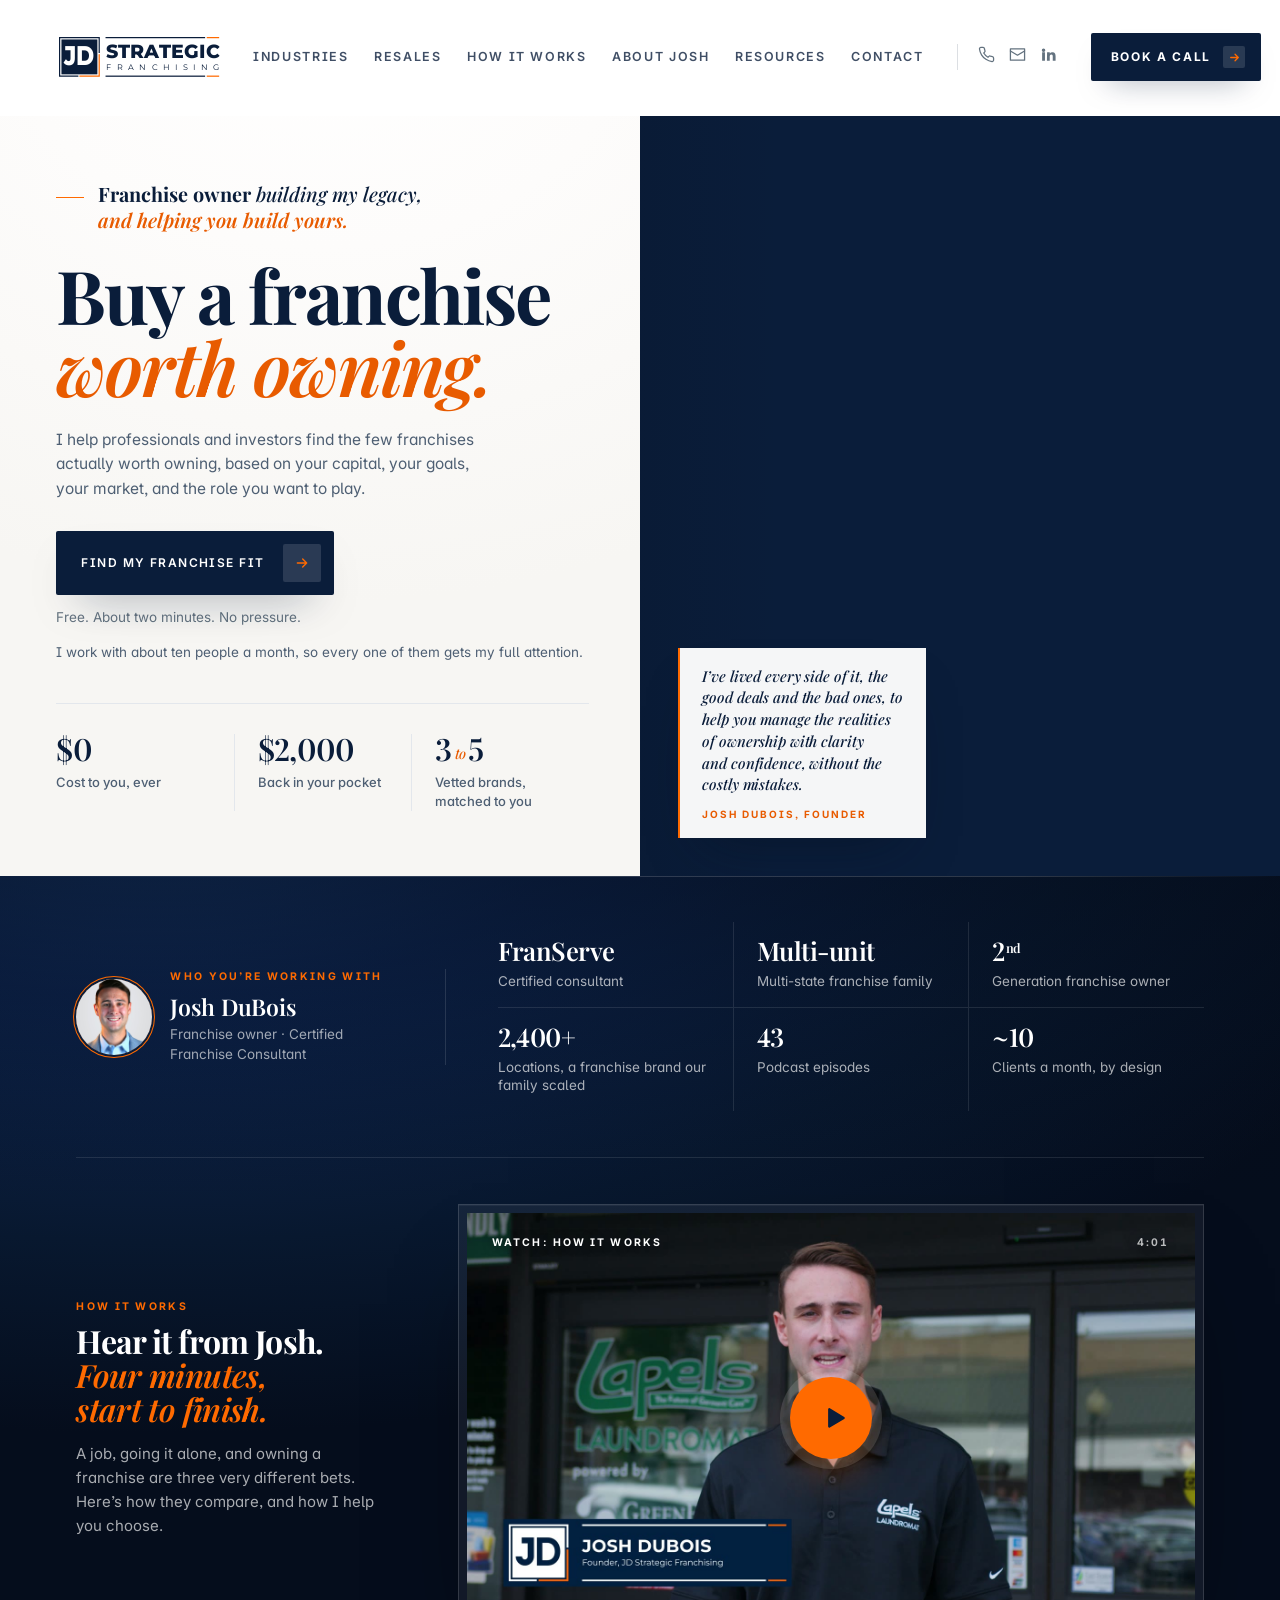
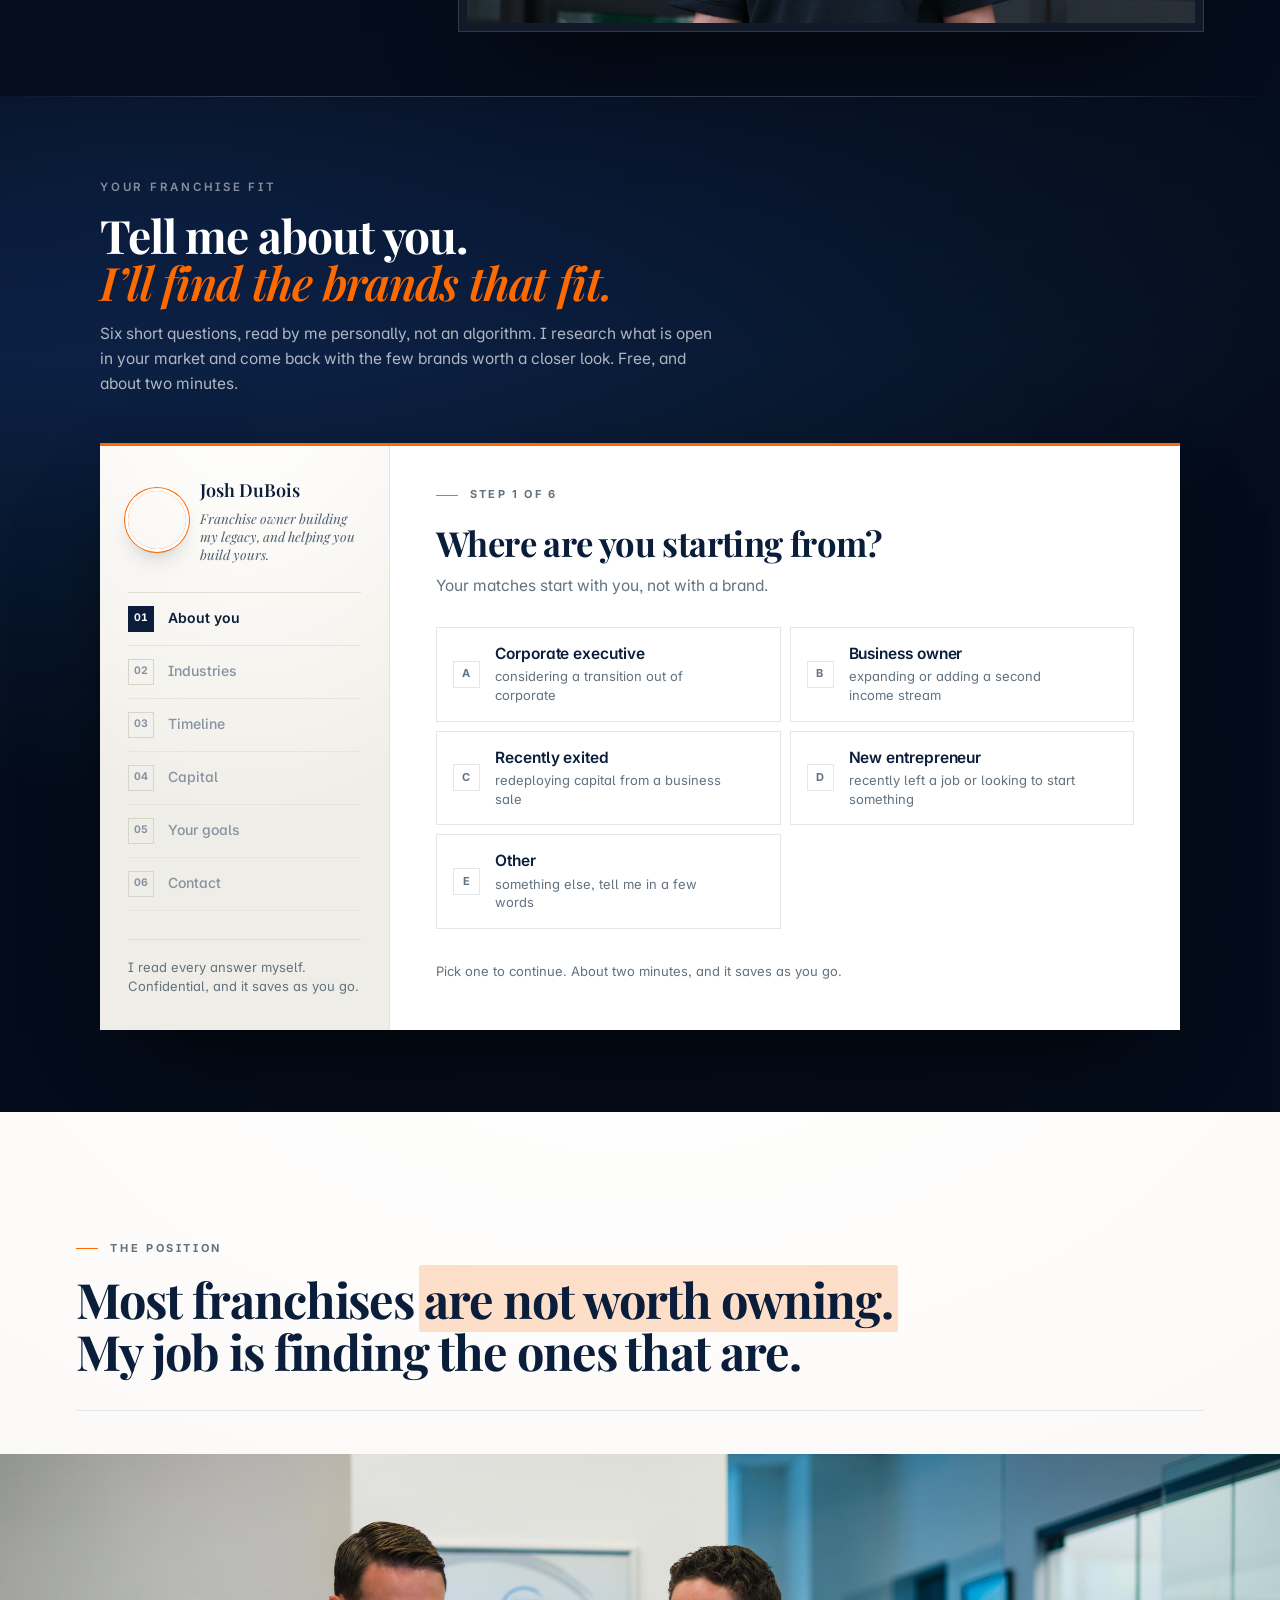
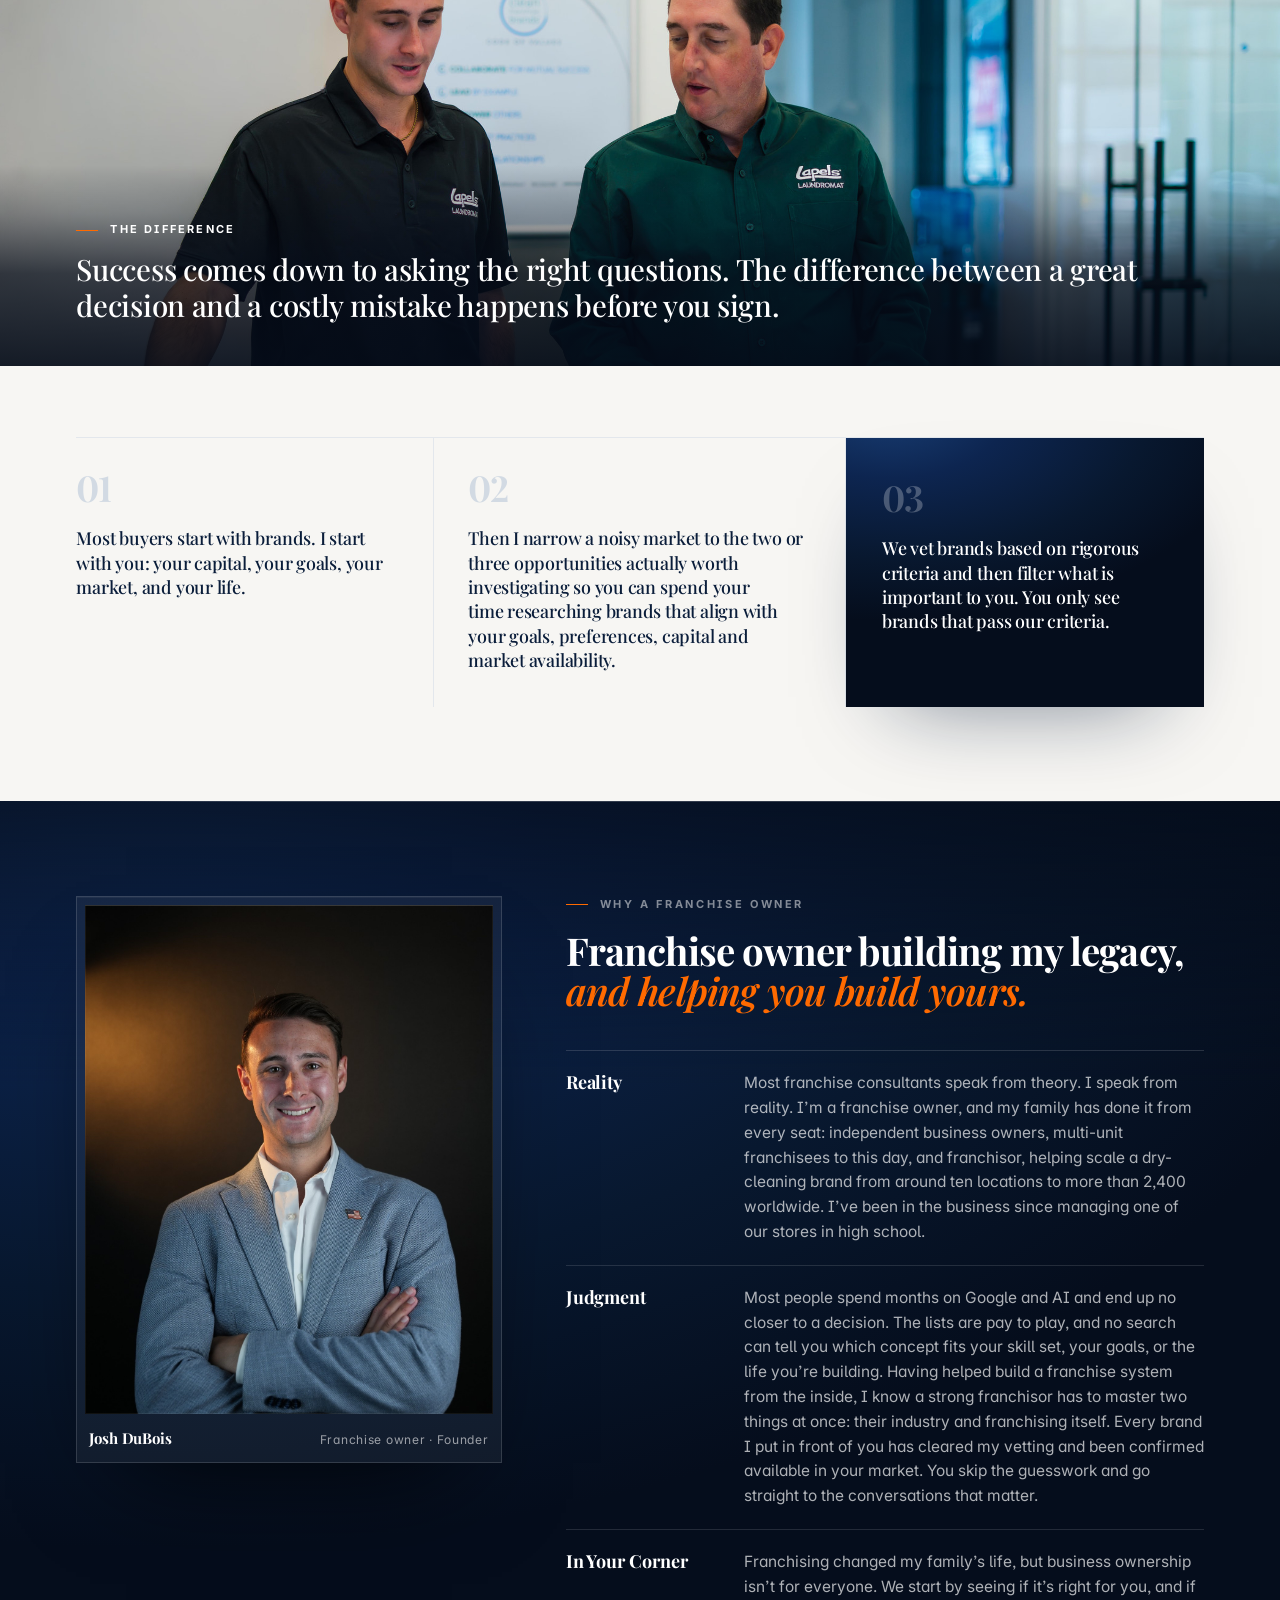
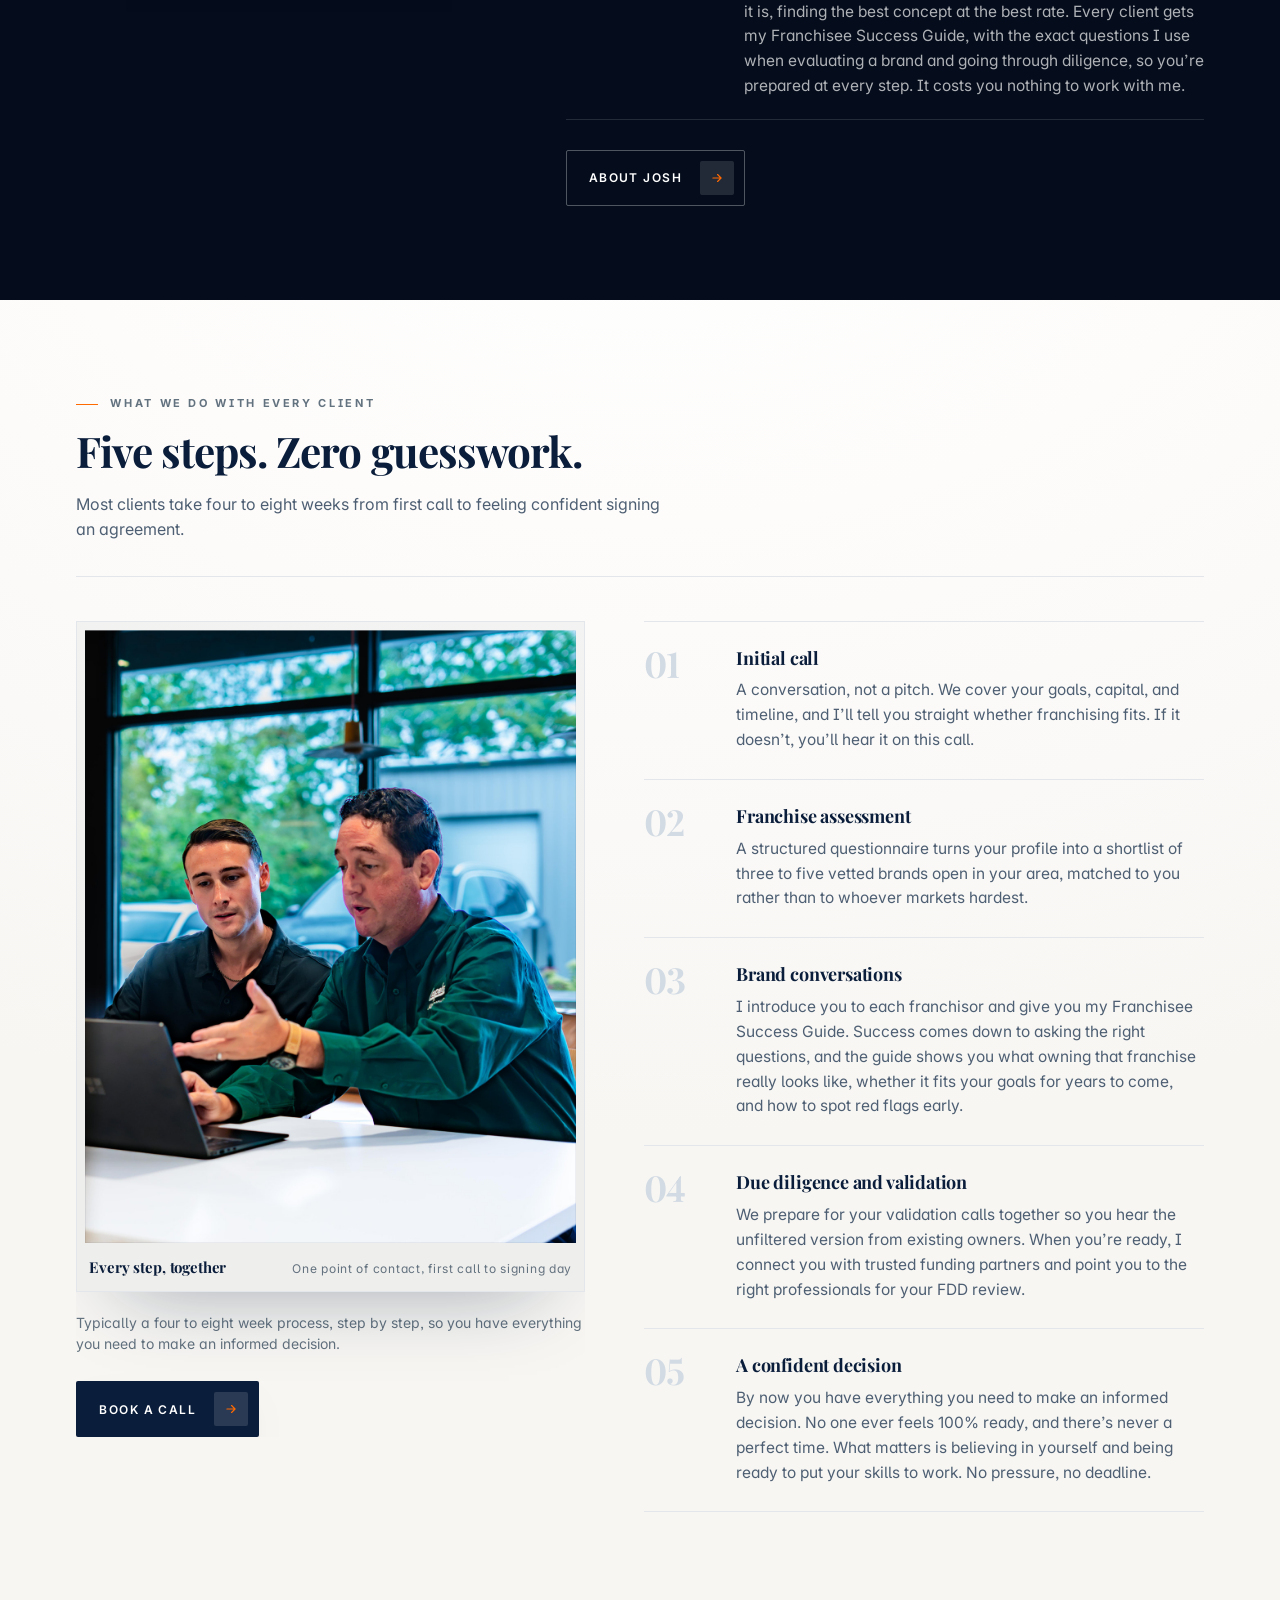
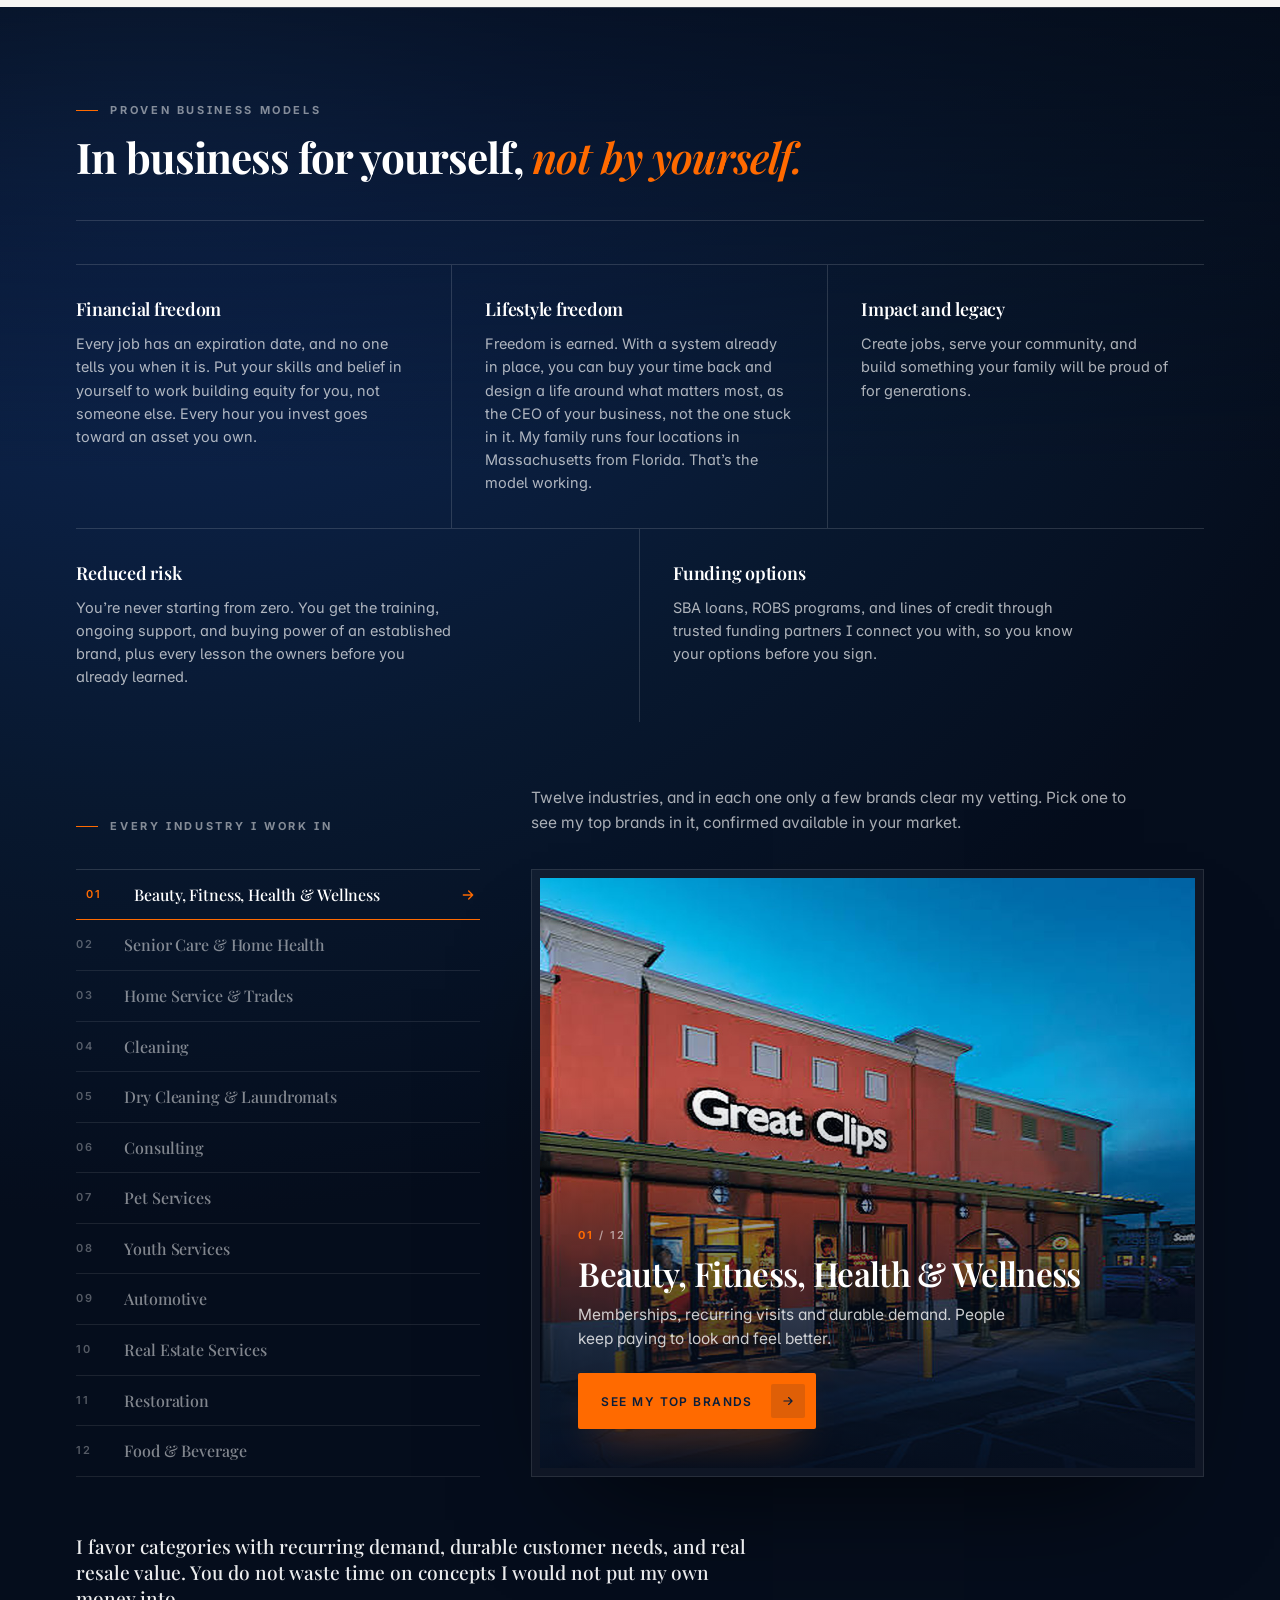
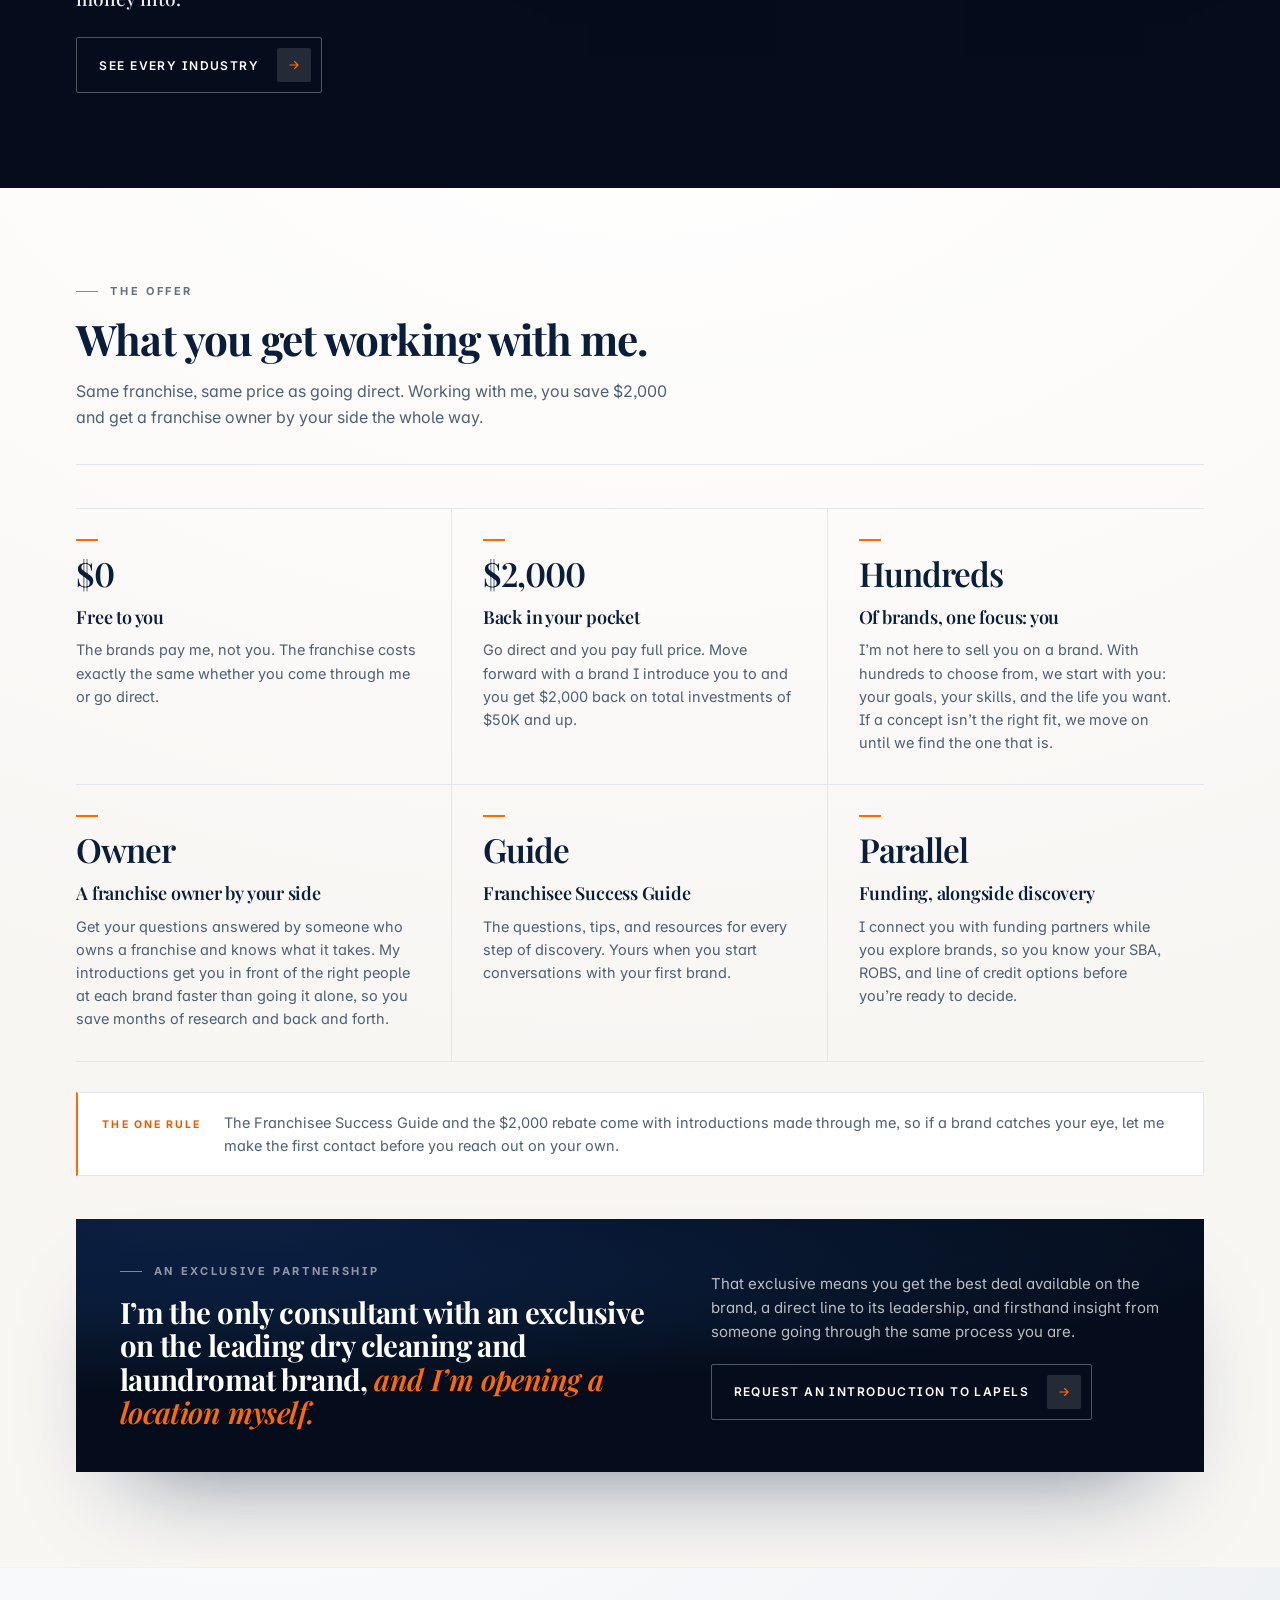
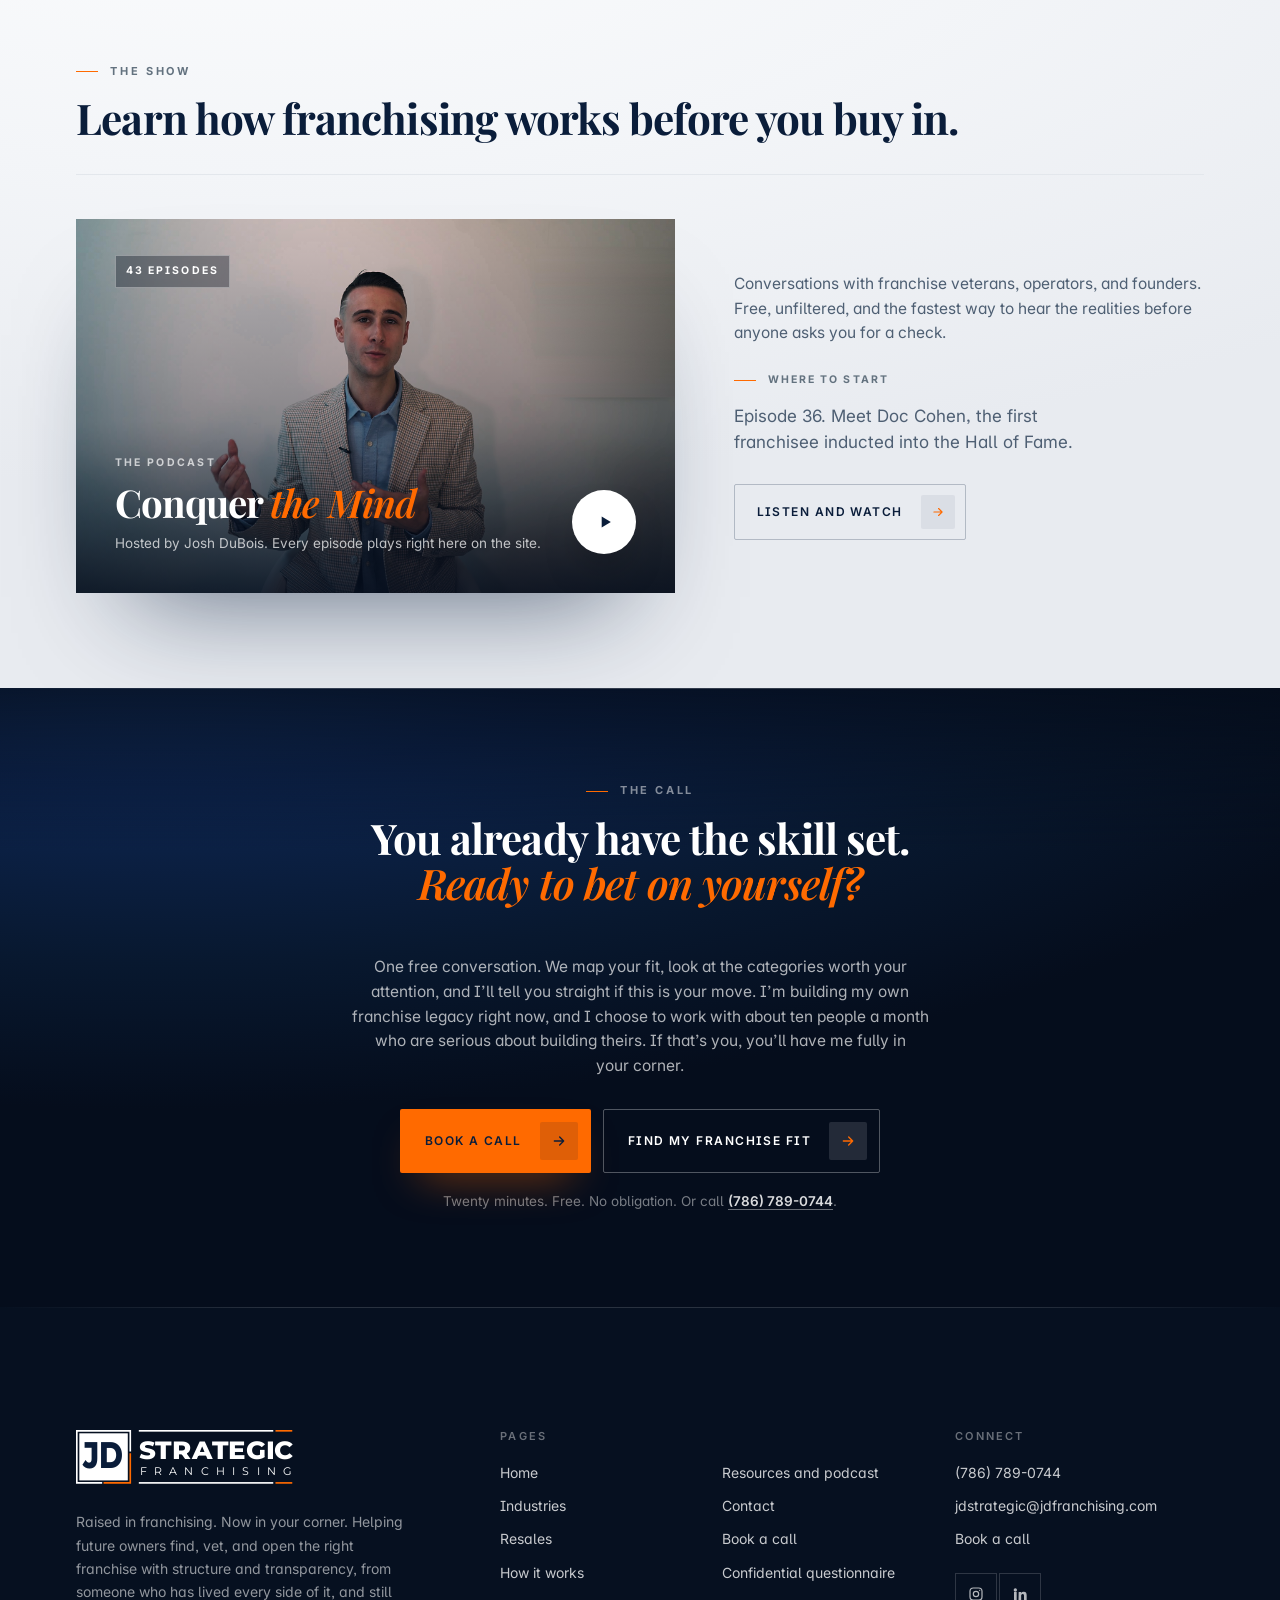
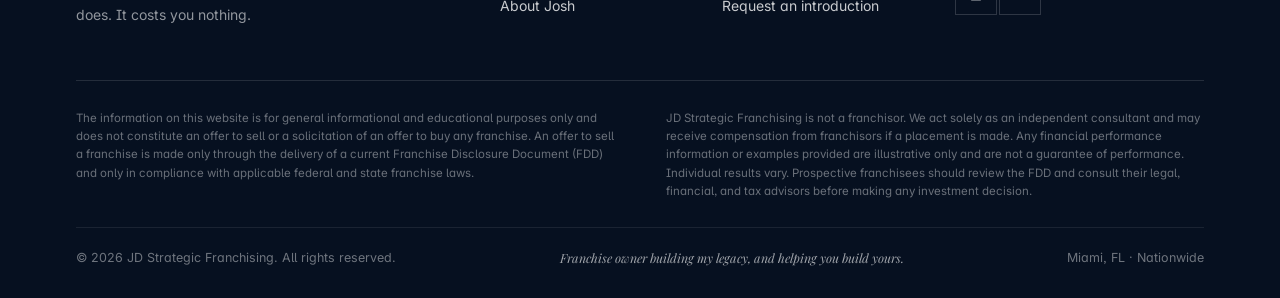
<file: index.html>
<!doctype html>
<html lang="en">
<head>
<meta charset="utf-8">
<meta name="viewport" content="width=device-width, initial-scale=1, viewport-fit=cover">
<title>JD Strategic Franchising | Expert Franchise Coach, Top Franchise Opportunities</title>
<meta name="description" content="Expert franchise coach, free to clients. Josh DuBois, a second-generation franchise owner, helps professionals and investors find the top franchise opportunities actually worth owning, then coaches them to signing day.">
<meta name="theme-color" content="#0A1D3A">
<link rel="canonical" href="https://jd-strategic-site.vercel.app/">
<meta property="og:type" content="website">
<meta property="og:title" content="JD Strategic Franchising | Buy a Franchise Worth Owning">
<meta property="og:description" content="Raised in franchising. Now on your side of the table.">
<link rel="icon" type="image/png" sizes="64x64" href="assets/favicon.png">
<link rel="apple-touch-icon" sizes="180x180" href="assets/apple-touch-icon.png">
<meta property="og:image" content="assets/og.jpg">
<meta property="og:url" content="https://jd-strategic-site.vercel.app/">
<meta name="twitter:card" content="summary_large_image">
<meta name="twitter:image" content="assets/og.jpg">
<link rel="preconnect" href="https://fonts.googleapis.com">
<link rel="preconnect" href="https://fonts.gstatic.com" crossorigin>
<link href="https://fonts.googleapis.com/css2?family=Playfair+Display:ital,wght@0,400..900;1,400..900&family=Inter:opsz,wght@14..32,400..700&family=Montserrat:wght@400;800&display=swap" rel="stylesheet">
<link rel="preload" as="image" href="assets/josh/hero.jpg?v=20261103e" imagesrcset="assets/josh/hero@900.jpg?v=20261103e 900w, assets/josh/hero@1600.jpg?v=20261103e 1600w, assets/josh/hero.jpg?v=20261103e 3200w" imagesizes="50vw" media="(min-width:901px)" fetchpriority="high">
<link rel="preload" as="image" href="assets/josh/hero-m.jpg?v=20261103e" imagesrcset="assets/josh/hero-m@900.jpg?v=20261103e 900w, assets/josh/hero-m.jpg?v=20261103e 1800w" imagesizes="100vw" media="(max-width:900px)" fetchpriority="high">
<link rel="stylesheet" href="assets/site.css">
</head>
<body>
<svg width="0" height="0" style="position:absolute" aria-hidden="true">
  <symbol id="jd-mark" viewBox="0 0 1576 392">
    <path d="M0 0H400V156H388V12H12V378H190V390H0Z" fill="var(--logo-box,#0A1D3A)"/>
    <rect x="24" y="24" width="352" height="342" fill="var(--logo-box,#0A1D3A)"/>
    <text x="50" y="276" font-family="Montserrat,Inter,system-ui,sans-serif" font-weight="800" font-size="268" textLength="294" lengthAdjust="spacingAndGlyphs" fill="var(--logo-on-box,#fff)">JD</text>
    <path d="M388 168H400V390H200V378H388Z" fill="#FF6A00"/>
    <rect x="456" y="0" width="976" height="12" fill="currentColor"/>
    <rect x="1448" y="0" width="122" height="12" fill="#FF6A00"/>
    <text x="456" y="208" font-family="Montserrat,Inter,system-ui,sans-serif" font-weight="800" font-size="184" textLength="1120" lengthAdjust="spacingAndGlyphs" fill="currentColor">STRATEGIC</text>
    <text x="462" y="324" font-family="Montserrat,Inter,system-ui,sans-serif" font-weight="400" font-size="82" textLength="1106" lengthAdjust="spacing" fill="currentColor">FRANCHISING</text>
    <rect x="456" y="378" width="976" height="12" fill="currentColor"/>
    <rect x="1448" y="378" width="122" height="12" fill="#FF6A00"/>
  </symbol>
</svg>
<header class="nav" id="nav">
  <div class="nav-in">
    <a class="brand" href="/" aria-label="JD Strategic Franchising, home"><svg class="logo" role="img" aria-label="JD Strategic Franchising"><use href="#jd-mark"/></svg></a>
    <nav class="nav-links" aria-label="Primary">
      <a href="/industries">Industries</a><a href="/resales">Resales</a><a href="/process">How It Works</a><a href="/about">About Josh</a><a href="/podcast">Resources</a><a href="/contact">Contact</a>
    </nav>
    <div class="nav-ic">
      <a href="tel:+17867890744" aria-label="Call Josh"><svg viewBox="0 0 24 24" fill="none" stroke="currentColor" stroke-width="1.8" stroke-linecap="round" aria-hidden="true"><path d="M22 16.9v3a2 2 0 0 1-2.2 2 19.8 19.8 0 0 1-8.6-3.1 19.5 19.5 0 0 1-6-6A19.8 19.8 0 0 1 2.1 4.2 2 2 0 0 1 4.1 2h3a2 2 0 0 1 2 1.7c.1 1 .4 1.9.7 2.8a2 2 0 0 1-.5 2.1L8.1 9.9a16 16 0 0 0 6 6l1.3-1.3a2 2 0 0 1 2.1-.4c.9.3 1.8.6 2.8.7a2 2 0 0 1 1.7 2Z"/></svg></a>
      <a href="mailto:jdstrategic@jdfranchising.com" aria-label="Email Josh"><svg viewBox="0 0 24 24" fill="none" stroke="currentColor" stroke-width="1.8" stroke-linecap="round" stroke-linejoin="round" aria-hidden="true"><rect x="2" y="4" width="20" height="16"/><path d="m2 7 10 6 10-6"/></svg></a>
      <a href="https://www.linkedin.com/in/joshhdubois" target="_blank" rel="noopener" aria-label="Josh on LinkedIn"><svg viewBox="0 0 24 24" fill="currentColor" aria-hidden="true"><path d="M4.98 3.5A2.5 2.5 0 1 1 2.5 6 2.5 2.5 0 0 1 4.98 3.5ZM3 8.98h4v12H3Zm7 0h3.8v1.64h.05A4.17 4.17 0 0 1 17.6 8.7c3.7 0 4.4 2.43 4.4 5.6v6.68h-4v-5.92c0-1.41-.03-3.22-1.97-3.22s-2.27 1.54-2.27 3.12v6.02h-4Z"/></svg></a>
    </div>
    <a class="nav-cta" href="/book">Book a Call<i aria-hidden="true"><svg viewBox="0 0 24 24" fill="none" stroke="currentColor" stroke-width="2.4" stroke-linecap="round" stroke-linejoin="round"><path d="M5 12h14M13 6l6 6-6 6"/></svg></i></a>
    <button class="burger" id="burger" aria-label="Open menu" aria-expanded="false" aria-controls="mmenu"><span></span></button>
  </div>
  
</header>
<div class="mmenu" id="mmenu">
  <a href="/">Home</a><a href="/industries">Industries</a><a href="/resales">Resales</a><a href="/process">How It Works</a><a href="/about">About Josh</a><a href="/podcast">Resources</a><a href="/contact">Contact</a><a href="/contact">Find my franchise fit</a>
  <a class="btn btn-accent" href="/book">Book a Call<svg viewBox="0 0 24 24" fill="none" stroke="currentColor" stroke-width="2" stroke-linecap="round" stroke-linejoin="round" aria-hidden="true"><path d="M5 12h14M13 6l6 6-6 6"/></svg></a>
</div>

<main id="top">
<section class="hero" id="hero" aria-labelledby="h1">
  <div class="hero-grid">
    <div class="hero-copy">
      <p class="eyebrow hv hero-line" style="--i:0"><span><b>Franchise owner</b> building my legacy, <em>and helping you build yours.</em></span></p>
      <h1 id="h1"><span class="ln"><span>Buy a franchise</span></span><span class="ln"><span class="it">worth owning.</span></span></h1>
      <p class="hero-sub hv" style="--i:3">I help professionals and investors find the few franchises actually worth owning, based on your capital, your goals, your market, and the role you want to play.</p>
      <div class="hero-act hv" style="--i:4"><a class="btn btn-solid hero-cta" href="https://jdstrategic.org/survey">Find My Franchise Fit<svg viewBox="0 0 24 24" fill="none" stroke="currentColor" stroke-width="2" stroke-linecap="round" stroke-linejoin="round" aria-hidden="true"><path d="M5 12h14M13 6l6 6-6 6"/></svg></a><p class="reassure">Free. About two minutes. No pressure.</p><p class="spots" data-spots></p></div>
      <div class="hstats">
        <div class="hstat hv" style="--i:6"><div class="n">$0</div><div class="l">Cost to you, ever</div></div>
        <div class="hstat hv" style="--i:7"><div class="n">$<span data-count="2000" data-fmt="comma">0</span></div><div class="l">Back in your pocket</div></div>
        <div class="hstat hv" style="--i:8"><div class="n">3<span class="to">to</span>5</div><div class="l">Vetted brands, matched to you</div></div>
      </div>
    </div>
    <figure class="hero-photo">
      <picture><source media="(max-width:900px)" srcset="assets/josh/hero-m@900.jpg?v=20261103e 900w, assets/josh/hero-m.jpg?v=20261103e 1800w" sizes="100vw">
      <img src="assets/josh/hero.jpg?v=20261103e" srcset="assets/josh/hero@900.jpg?v=20261103e 900w, assets/josh/hero@1600.jpg?v=20261103e 1600w, assets/josh/hero.jpg?v=20261103e 3200w" sizes="(max-width:900px) 100vw, 50vw" width="3200" height="2070" alt="Josh DuBois, founder of JD Strategic Franchising" fetchpriority="high" decoding="async"></picture>
      <figcaption class="hero-quote hv" style="--i:9"><p>I&rsquo;ve lived every side of it, the good deals and the bad ones, to help you manage the realities of ownership with clarity and confidence, without the costly mistakes.</p><cite>Josh DuBois, Founder</cite></figcaption>
    </figure>
  </div>
</section>
<section class="wb" aria-label="Who you are working with">
  <div class="wb-in">
    <div class="wb-id"><img src="assets/josh/face-light.jpg?v=20261103" width="320" height="320" alt="Josh DuBois" loading="lazy" decoding="async"><div><p class="wb-k">Who you&rsquo;re working with</p><p class="wb-name">Josh DuBois</p><p class="wb-role">Franchise owner &middot; Certified Franchise Consultant</p></div></div>
    <ul class="wb-stats">
      <li><b>FranServe</b><span>Certified consultant</span></li>
      <li><b>Multi-unit</b><span>Multi-state franchise family</span></li>
      <li><b>2<sup>nd</sup></b><span>Generation franchise owner</span></li>
      <li><b>2,400+</b><span>Locations, a franchise brand our family scaled</span></li>
      <li><b>43</b><span>Podcast episodes</span></li>
      <li><b>~10</b><span>Clients a month, by design</span></li>
    </ul>
  </div>
  <div class="wb-film"><div class="wb-film-in">
    <div data-r><p class="wb-k">How it works</p><h2>Hear it from Josh. <span class="it">Four minutes, start to finish.</span></h2><p>A job, going it alone, and owning a franchise are three very different bets. Here&rsquo;s how they compare, and how I help you choose.</p></div>
    <div data-r data-d="1"><figure class="mat"><div class="vid" data-vid><video src="assets/video/how-it-works.mp4" preload="none" playsinline poster="assets/video/how-it-works-poster.jpg" title="How it works with Josh DuBois"></video><button class="vid-play" type="button" aria-label="Play the How It Works video, 4 minutes"><img src="assets/video/how-it-works-poster.jpg" width="1600" height="900" alt="" loading="lazy" decoding="async"><span class="vid-btn"><svg viewBox="0 0 24 24" fill="currentColor" aria-hidden="true"><path d="M7 4.5v15a1 1 0 0 0 1.5.86l12.4-7.5a1 1 0 0 0 0-1.72L8.5 3.64A1 1 0 0 0 7 4.5z"/></svg></span><span class="vid-meta"><span>Watch: How it works</span><span>4:01</span></span></button></div></figure></div>
  </div></div>
</section>
<section class="fit dark" id="fit" aria-labelledby="fitH">
  <div class="wrap">
    <div class="fit-head" data-r>
      <p class="eyebrow">Your franchise fit</p>
      <h2 id="fitH">Tell me about you. <span class="it br">I&rsquo;ll find the brands that fit.</span></h2>
      <p class="lede">Six short questions, read by me personally, not an algorithm. I research what is open in your market and come back with the few brands worth a closer look. Free, and about two minutes.</p>
    </div>
    <div class="fitbox fit2" data-r data-d="1">
      <aside class="fitrail" aria-label="Your progress">
        <figure class="fitwho"><img src="assets/josh/face-fit.jpg?v=20261103" width="320" height="320" alt="Josh DuBois" loading="lazy" decoding="async"><figcaption><b>Josh DuBois</b><span>Franchise owner building my legacy, and helping you build yours.</span></figcaption></figure>
        <ol class="fitsteps"><li class="on">About you</li><li>Industries</li><li>Timeline</li><li>Capital</li><li>Your goals</li><li>Contact</li></ol>
        <p class="fitrail-note">I read every answer myself. Confidential, and it saves as you go.</p>
      </aside>
      <div class="fitmain">
      <div class="fittop"><span class="fitstep">Step 1 of 6</span></div>
      <div class="fitstage" id="fitStage" aria-live="polite">
        <div class="fitfall"><p class="fithint">The short questionnaire needs JavaScript. You can start the full one instead.</p><a class="btn btn-accent" href="/questionnaire">Take The Full Questionnaire<svg viewBox="0 0 24 24" fill="none" stroke="currentColor" stroke-width="2" stroke-linecap="round" stroke-linejoin="round" aria-hidden="true"><path d="M5 12h14M13 6l6 6-6 6"/></svg></a></div>
      </div>
      </div>
    </div>
  </div>
</section>
<section class="chapter paper" id="position" aria-labelledby="t1">
  <div class="wrap">
    <div class="ch-open" data-r><div class="ch-head"><p class="ch-run"><i></i>The position</p><h2 class="ch-title" id="t1">Most franchises <span class="hl">are not worth owning.</span> My job is finding the ones that are.</h2></div></div>
  </div>
  <figure class="bleed" data-bleed>
    <img src="assets/josh/plans.jpg?v=r30" width="2400" height="1600" style="object-position:50% 16%" alt="Josh DuBois reviewing build-out plans with a franchise owner" loading="lazy" decoding="async">
    <div class="veil" aria-hidden="true"></div>
    <figcaption><span><b>The difference</b>Success comes down to asking the right questions. The difference between a great decision and a costly mistake happens before you sign.</span></figcaption>
  </figure>
  <div class="wrap">
    <div class="pov">
      <div class="pov-c" data-r><span class="numbig">01</span><p>Most buyers start with brands. I start with you: your capital, your goals, your market, and your life.</p></div>
      <div class="pov-c" data-r data-d="1"><span class="numbig">02</span><p>Then I narrow a noisy market to the two or three opportunities actually worth investigating so you can spend your time researching brands that align with your goals, preferences, capital and market availability.</p></div>
      <div class="pov-c" data-r data-d="2"><span class="numbig">03</span><p>We vet brands based on rigorous criteria and then filter what is important to you. You only see brands that pass our criteria.</p></div>
    </div>
  </div>
</section>
<section class="chapter dark" id="who" aria-labelledby="tw">
  <div class="wrap">
    <div class="who">
      <figure class="who-fig mat r45" data-r><span class="core"><img src="assets/josh/who.jpg?v=r28" width="1333" height="1666" alt="Josh DuBois" loading="lazy" decoding="async"></span><figcaption><b>Josh DuBois</b><span>Franchise owner · Founder</span></figcaption></figure>
      <div class="who-copy">
        <div class="ch-open" data-r><div class="ch-head"><p class="ch-run"><i></i>Why a franchise owner</p><h2 class="ch-title" id="tw">Franchise owner building my legacy, <span class="it br">and helping you build yours.</span></h2></div></div>
        <div class="who-list">
          <div class="who-i" data-r><h3>Reality</h3><p>Most franchise consultants speak from theory. I speak from reality. I&rsquo;m a franchise owner, and my family has done it from every seat: independent business owners, multi-unit franchisees to this day, and franchisor, helping scale a dry-cleaning brand from around ten locations to more than 2,400 worldwide. I&rsquo;ve been in the business since managing one of our stores in high school.</p></div>
          <div class="who-i" data-r data-d="1"><h3>Judgment</h3><p>Most people spend months on Google and AI and end up no closer to a decision. The lists are pay to play, and no search can tell you which concept fits your skill set, your goals, or the life you&rsquo;re building. Having helped build a franchise system from the inside, I know a strong franchisor has to master two things at once: their industry and franchising itself. Every brand I put in front of you has cleared my vetting and been confirmed available in your market. You skip the guesswork and go straight to the conversations that matter.</p></div>
          <div class="who-i" data-r data-d="2"><h3>In Your Corner</h3><p>Franchising changed my family&rsquo;s life, but business ownership isn&rsquo;t for everyone. We start by seeing if it&rsquo;s right for you, and if it is, finding the best concept at the best rate. Every client gets my Franchisee Success Guide, with the exact questions I use when evaluating a brand and going through diligence, so you&rsquo;re prepared at every step. It costs you nothing to work with me.</p></div>
        </div>
        <a class="btn btn-ghost" href="/about" data-r data-d="3">About Josh<svg viewBox="0 0 24 24" fill="none" stroke="currentColor" stroke-width="2" stroke-linecap="round" stroke-linejoin="round" aria-hidden="true"><path d="M5 12h14M13 6l6 6-6 6"/></svg></a>
      </div>
    </div>
  </div>
</section>
<section class="chapter paper" id="process" aria-labelledby="t3">
  <div class="wrap">
    <div class="ch-open" data-r><div class="ch-head"><p class="ch-run"><i></i>What we do with every client</p><h2 class="ch-title" id="t3">Five steps. Zero guesswork.</h2><p class="ch-lede">Most clients take four to eight weeks from first call to feeling confident signing an agreement.</p></div></div>
    <div class="proc">
      <div class="proc-fig" data-r><figure class="mat r45"><span class="core"><img src="assets/josh/proc.jpg?v=r30" width="1200" height="1500" alt="Josh DuBois working through a plan with a franchise owner" loading="lazy" decoding="async"></span><figcaption><b>Every step, together</b><span>One point of contact, first call to signing day</span></figcaption></figure><p class="cap">Typically a four to eight week process, step by step, so you have everything you need to make an informed decision.</p><a class="btn btn-solid" href="/book" style="margin-top:26px">Book a Call<svg viewBox="0 0 24 24" fill="none" stroke="currentColor" stroke-width="2" stroke-linecap="round" stroke-linejoin="round" aria-hidden="true"><path d="M5 12h14M13 6l6 6-6 6"/></svg></a></div>
      <div class="proc-list">
        <div class="proc-row" data-r><span class="numbig">01</span><div><h3>Initial call</h3><p>A conversation, not a pitch. We cover your goals, capital, and timeline, and I&rsquo;ll tell you straight whether franchising fits. If it doesn&rsquo;t, you&rsquo;ll hear it on this call.</p></div></div>
        <div class="proc-row" data-r data-d="1"><span class="numbig">02</span><div><h3>Franchise assessment</h3><p>A structured questionnaire turns your profile into a shortlist of three to five vetted brands open in your area, matched to you rather than to whoever markets hardest.</p></div></div>
        <div class="proc-row" data-r data-d="2"><span class="numbig">03</span><div><h3>Brand conversations</h3><p>I introduce you to each franchisor and give you my Franchisee Success Guide. Success comes down to asking the right questions, and the guide shows you what owning that franchise really looks like, whether it fits your goals for years to come, and how to spot red flags early.</p></div></div>
        <div class="proc-row" data-r data-d="3"><span class="numbig">04</span><div><h3>Due diligence and validation</h3><p>We prepare for your validation calls together so you hear the unfiltered version from existing owners. When you&rsquo;re ready, I connect you with trusted funding partners and point you to the right professionals for your FDD review.</p></div></div>
        <div class="proc-row" data-r data-d="4"><span class="numbig">05</span><div><h3>A confident decision</h3><p>By now you have everything you need to make an informed decision. No one ever feels 100% ready, and there&rsquo;s never a perfect time. What matters is believing in yourself and being ready to put your skills to work. No pressure, no deadline.</p></div></div>
      </div>
    </div>
  </div>
</section>
<section class="chapter dark" id="money" aria-labelledby="t4">
  <div class="wrap">
    <div class="ch-open" data-r><div class="ch-head"><p class="ch-run"><i></i>Proven business models</p><h2 class="ch-title" id="t4">In business for yourself, <span class="it">not by yourself.</span></h2></div></div>
    <div class="why five" data-r data-d="1">
      <div class="why-c"><h3>Financial freedom</h3><p>Every job has an expiration date, and no one tells you when it is. Put your skills and belief in yourself to work building equity for you, not someone else. Every hour you invest goes toward an asset you own.</p></div>
      <div class="why-c"><h3>Lifestyle freedom</h3><p>Freedom is earned. With a system already in place, you can buy your time back and design a life around what matters most, as the CEO of your business, not the one stuck in it. My family runs four locations in Massachusetts from Florida. That&rsquo;s the model working.</p></div>
      <div class="why-c"><h3>Impact and legacy</h3><p>Create jobs, serve your community, and build something your family will be proud of for generations.</p></div>
      <div class="why-c wide"><h3>Reduced risk</h3><p>You&rsquo;re never starting from zero. You get the training, ongoing support, and buying power of an established brand, plus every lesson the owners before you already learned.</p></div>
      <div class="why-c wide"><h3>Funding options</h3><p>SBA loans, ROBS programs, and lines of credit through trusted funding partners I connect you with, so you know your options before you sign.</p></div>
    </div>
  </div>
  <div class="wrap">
    <div class="inx-head" data-r><p class="ch-run"><i></i>Every industry I work in</p><p class="inx-sub">Twelve industries, and in each one only a few brands clear my vetting. Pick one to see my top brands in it, confirmed available in your market.</p></div>
    <div class="inx" id="inx" data-r data-d="1">
      <div class="inx-list" role="tablist" aria-label="Industries">
        <button type="button" class="inx-i" role="tab" id="inxT0" aria-controls="inxStage" aria-selected="true" data-i="0" data-name="Beauty, Fitness, Health &amp; Wellness" data-q="Health,%20Wellness%20%26%20Beauty" data-b="Memberships, recurring visits and durable demand. People keep paying to look and feel better."><span class="n">01</span><span class="t">Beauty, Fitness, Health &amp; Wellness</span><span class="go" aria-hidden="true"><svg viewBox="0 0 24 24" fill="none" stroke="currentColor" stroke-width="2" stroke-linecap="round" stroke-linejoin="round" aria-hidden="true"><path d="M5 12h14M13 6l6 6-6 6"/></svg></span><i class="bar" aria-hidden="true"></i></button>
        <button type="button" class="inx-i" role="tab" id="inxT1" aria-controls="inxStage" aria-selected="false" data-i="1" data-name="Senior Care &amp; Home Health" data-q="Senior%20Care" data-b="Demographics doing the work for you. Ten thousand Americans turn 65 every day."><span class="n">02</span><span class="t">Senior Care &amp; Home Health</span><span class="go" aria-hidden="true"><svg viewBox="0 0 24 24" fill="none" stroke="currentColor" stroke-width="2" stroke-linecap="round" stroke-linejoin="round" aria-hidden="true"><path d="M5 12h14M13 6l6 6-6 6"/></svg></span><i class="bar" aria-hidden="true"></i></button>
        <button type="button" class="inx-i" role="tab" id="inxT2" aria-controls="inxStage" aria-selected="false" data-i="2" data-name="Home Service &amp; Trades" data-q="Home%20Improvement%20%26%20Services" data-b="Always in demand, low overhead, and most of it runs from a van and a phone."><span class="n">03</span><span class="t">Home Service &amp; Trades</span><span class="go" aria-hidden="true"><svg viewBox="0 0 24 24" fill="none" stroke="currentColor" stroke-width="2" stroke-linecap="round" stroke-linejoin="round" aria-hidden="true"><path d="M5 12h14M13 6l6 6-6 6"/></svg></span><i class="bar" aria-hidden="true"></i></button>
        <button type="button" class="inx-i" role="tab" id="inxT3" aria-controls="inxStage" aria-selected="false" data-i="3" data-name="Cleaning" data-q="Cleaning%20Services" data-b="Contract revenue, repeat customers, and a model that scales by adding crews."><span class="n">04</span><span class="t">Cleaning</span><span class="go" aria-hidden="true"><svg viewBox="0 0 24 24" fill="none" stroke="currentColor" stroke-width="2" stroke-linecap="round" stroke-linejoin="round" aria-hidden="true"><path d="M5 12h14M13 6l6 6-6 6"/></svg></span><i class="bar" aria-hidden="true"></i></button>
        <button type="button" class="inx-i" role="tab" id="inxT4" aria-controls="inxStage" aria-selected="false" data-i="4" data-name="Dry Cleaning &amp; Laundromats" data-q="Laundry%20%26%20Dry%20Cleaning" data-b="Essential, recurring and recession-resistant. The category I chose for my own first location."><span class="n">05</span><span class="t">Dry Cleaning &amp; Laundromats</span><span class="go" aria-hidden="true"><svg viewBox="0 0 24 24" fill="none" stroke="currentColor" stroke-width="2" stroke-linecap="round" stroke-linejoin="round" aria-hidden="true"><path d="M5 12h14M13 6l6 6-6 6"/></svg></span><i class="bar" aria-hidden="true"></i></button>
        <button type="button" class="inx-i" role="tab" id="inxT5" aria-controls="inxStage" aria-selected="false" data-i="5" data-name="Consulting" data-q="B2B%20%26%20Business%20Services" data-b="Businesses buying from businesses. Bigger tickets, longer relationships."><span class="n">06</span><span class="t">Consulting</span><span class="go" aria-hidden="true"><svg viewBox="0 0 24 24" fill="none" stroke="currentColor" stroke-width="2" stroke-linecap="round" stroke-linejoin="round" aria-hidden="true"><path d="M5 12h14M13 6l6 6-6 6"/></svg></span><i class="bar" aria-hidden="true"></i></button>
        <button type="button" class="inx-i" role="tab" id="inxT6" aria-controls="inxStage" aria-selected="false" data-i="6" data-name="Pet Services" data-q="Pet%20Services" data-b="Owners spend on pets the way they spend on kids. Grooming, boarding, care."><span class="n">07</span><span class="t">Pet Services</span><span class="go" aria-hidden="true"><svg viewBox="0 0 24 24" fill="none" stroke="currentColor" stroke-width="2" stroke-linecap="round" stroke-linejoin="round" aria-hidden="true"><path d="M5 12h14M13 6l6 6-6 6"/></svg></span><i class="bar" aria-hidden="true"></i></button>
        <button type="button" class="inx-i" role="tab" id="inxT7" aria-controls="inxStage" aria-selected="false" data-i="7" data-name="Youth Services" data-q="Child%20Services%20%26%20Education" data-b="Parents pay for an edge, in every economy. Enrichment, tutoring, sport."><span class="n">08</span><span class="t">Youth Services</span><span class="go" aria-hidden="true"><svg viewBox="0 0 24 24" fill="none" stroke="currentColor" stroke-width="2" stroke-linecap="round" stroke-linejoin="round" aria-hidden="true"><path d="M5 12h14M13 6l6 6-6 6"/></svg></span><i class="bar" aria-hidden="true"></i></button>
        <button type="button" class="inx-i" role="tab" id="inxT8" aria-controls="inxStage" aria-selected="false" data-i="8" data-name="Automotive" data-q="Automotive" data-b="Cars need service whatever the market is doing. Repeat, essential, local."><span class="n">09</span><span class="t">Automotive</span><span class="go" aria-hidden="true"><svg viewBox="0 0 24 24" fill="none" stroke="currentColor" stroke-width="2" stroke-linecap="round" stroke-linejoin="round" aria-hidden="true"><path d="M5 12h14M13 6l6 6-6 6"/></svg></span><i class="bar" aria-hidden="true"></i></button>
        <button type="button" class="inx-i" role="tab" id="inxT9" aria-controls="inxStage" aria-selected="false" data-i="9" data-name="Real Estate Services" data-q="Real%20Estate%20%26%20Property" data-b="Property management, inspection, and the services every home needs."><span class="n">10</span><span class="t">Real Estate Services</span><span class="go" aria-hidden="true"><svg viewBox="0 0 24 24" fill="none" stroke="currentColor" stroke-width="2" stroke-linecap="round" stroke-linejoin="round" aria-hidden="true"><path d="M5 12h14M13 6l6 6-6 6"/></svg></span><i class="bar" aria-hidden="true"></i></button>
        <button type="button" class="inx-i" role="tab" id="inxT10" aria-controls="inxStage" aria-selected="false" data-i="10" data-name="Restoration" data-q="Restoration%20%26%20Repair" data-b="Water, fire, storm. Insurance pays, and the phone rings whether you market or not."><span class="n">11</span><span class="t">Restoration</span><span class="go" aria-hidden="true"><svg viewBox="0 0 24 24" fill="none" stroke="currentColor" stroke-width="2" stroke-linecap="round" stroke-linejoin="round" aria-hidden="true"><path d="M5 12h14M13 6l6 6-6 6"/></svg></span><i class="bar" aria-hidden="true"></i></button>
        <button type="button" class="inx-i" role="tab" id="inxT11" aria-controls="inxStage" aria-selected="false" data-i="11" data-name="Food &amp; Beverage" data-q="Food%20%26%20Beverage" data-b="The category everyone knows. Unit economics decide it, not the brand."><span class="n">12</span><span class="t">Food &amp; Beverage</span><span class="go" aria-hidden="true"><svg viewBox="0 0 24 24" fill="none" stroke="currentColor" stroke-width="2" stroke-linecap="round" stroke-linejoin="round" aria-hidden="true"><path d="M5 12h14M13 6l6 6-6 6"/></svg></span><i class="bar" aria-hidden="true"></i></button>
      </div>
      <div class="inx-stage">
        <div class="inx-core" id="inxStage" role="tabpanel" aria-labelledby="inxT0">
          <img class="inx-f on" src="assets/ind/beauty.jpg" width="1500" height="1000" alt="" loading="eager" decoding="async">
          <img class="inx-f" src="assets/ind/senior.jpg" width="1500" height="1000" alt="" loading="lazy" decoding="async">
          <img class="inx-f" src="assets/ind/home.jpg" width="1500" height="1000" alt="" loading="lazy" decoding="async">
          <img class="inx-f" src="assets/ind/cleaning.jpg" width="1500" height="1000" alt="" loading="lazy" decoding="async">
          <img class="inx-f" src="assets/ind/laundry.jpg" width="1500" height="1000" alt="" loading="lazy" decoding="async">
          <img class="inx-f" src="assets/ind/consulting.jpg?v=20261103" width="1500" height="1000" alt="" loading="lazy" decoding="async">
          <img class="inx-f" src="assets/ind/pet.jpg" width="1500" height="1000" alt="" loading="lazy" decoding="async">
          <img class="inx-f" src="assets/ind/youth.jpg?v=20261103" width="1500" height="1000" alt="" loading="lazy" decoding="async">
          <img class="inx-f" src="assets/ind/auto.jpg" width="1500" height="1000" alt="" loading="lazy" decoding="async">
          <img class="inx-f" src="assets/ind/realestate.jpg?v=20261103" width="1500" height="1000" alt="" loading="lazy" decoding="async">
          <img class="inx-f" src="assets/ind/restoration.jpg" width="1500" height="1000" alt="" loading="lazy" decoding="async">
          <img class="inx-f" src="assets/ind/food.jpg" width="1500" height="1000" alt="" loading="lazy" decoding="async">
          <div class="inx-veil" aria-hidden="true"></div>
          <div class="inx-cap" id="inxCap"><span class="inx-k"><b id="inxN">01</b> / 12</span><h3 id="inxH">Beauty, Fitness, Health &amp; Wellness</h3><p id="inxB">Memberships, recurring visits and durable demand. People keep paying to look and feel better.</p><a class="btn btn-accent" id="inxA" href="/contact?cat=Health,%20Wellness%20%26%20Beauty">See My Top Brands<svg viewBox="0 0 24 24" fill="none" stroke="currentColor" stroke-width="2" stroke-linecap="round" stroke-linejoin="round" aria-hidden="true"><path d="M5 12h14M13 6l6 6-6 6"/></svg></a></div>
        </div>
      </div>
    </div>
    <p class="cats-foot" data-r>I favor categories with recurring demand, durable customer needs, and real resale value. You do not waste time on concepts I would not put my own money into.</p><a class="btn btn-ghost" href="/industries" data-r data-d="1" style="margin-top:26px">See Every Industry<svg viewBox="0 0 24 24" fill="none" stroke="currentColor" stroke-width="2" stroke-linecap="round" stroke-linejoin="round" aria-hidden="true"><path d="M5 12h14M13 6l6 6-6 6"/></svg></a>
  </div>
</section>
<section class="chapter paper" id="offer" aria-labelledby="to">
  <div class="wrap">
    <div class="ch-open" data-r><div class="ch-head"><p class="ch-run"><i></i>The offer</p><h2 class="ch-title" id="to">What you get working with me.</h2><p class="ch-lede">Same franchise, same price as going direct. Working with me, you save $2,000 and get a franchise owner by your side the whole way.</p></div></div>
    <div class="offers six">
      <div class="offer" data-r><b>$0</b><h3>Free to you</h3><p>The brands pay me, not you. The franchise costs exactly the same whether you come through me or go direct.</p></div>
      <div class="offer" data-r data-d="1"><b>$2,000</b><h3>Back in your pocket</h3><p>Go direct and you pay full price. Move forward with a brand I introduce you to and you get $2,000 back on total investments of $50K and up.</p></div>
      <div class="offer" data-r data-d="2"><b>Hundreds</b><h3>Of brands, one focus: you</h3><p>I&rsquo;m not here to sell you on a brand. With hundreds to choose from, we start with you: your goals, your skills, and the life you want. If a concept isn&rsquo;t the right fit, we move on until we find the one that is.</p></div>
      <div class="offer" data-r><b>Owner</b><h3>A franchise owner by your side</h3><p>Get your questions answered by someone who owns a franchise and knows what it takes. My introductions get you in front of the right people at each brand faster than going it alone, so you save months of research and back and forth.</p></div>
      <div class="offer" data-r data-d="1"><b>Guide</b><h3>Franchisee Success Guide</h3><p>The questions, tips, and resources for every step of discovery. Yours when you start conversations with your first brand.</p></div>
      <div class="offer" data-r data-d="2"><b>Parallel</b><h3>Funding, alongside discovery</h3><p>I connect you with funding partners while you explore brands, so you know your SBA, ROBS, and line of credit options before you&rsquo;re ready to decide.</p></div>
    </div>
    <p class="offers-foot note" data-r><b>The one rule</b>The Franchisee Success Guide and the $2,000 rebate come with introductions made through me, so if a brand catches your eye, let me make the first contact before you reach out on your own.</p>
    <div class="excl" data-r><div class="excl-l"><p class="ch-run"><i></i>An exclusive partnership</p><p class="excl-t">I&rsquo;m the only consultant with an exclusive on the leading dry cleaning and laundromat brand, <span class="it">and I&rsquo;m opening a location myself.</span></p></div><div class="excl-r"><p>That exclusive means you get the best deal available on the brand, a direct line to its leadership, and firsthand insight from someone going through the same process you are.</p><a class="btn btn-ghost" href="/request?brand=Lapels">Request An Introduction To Lapels<svg viewBox="0 0 24 24" fill="none" stroke="currentColor" stroke-width="2" stroke-linecap="round" stroke-linejoin="round" aria-hidden="true"><path d="M5 12h14M13 6l6 6-6 6"/></svg></a></div></div>
  </div>
</section>
<section class="chapter band" id="show" aria-labelledby="t6">
  <div class="wrap">
    <div class="ch-open" data-r><div class="ch-head"><p class="ch-run"><i></i>The show</p><h2 class="ch-title" id="t6">Learn how franchising works before you buy in.</h2></div></div>
    <div class="show">
      <a class="show-poster" href="/podcast" data-r aria-label="Open the Conquer the Mind player"><img src="assets/josh/show.jpg" width="1920" height="1200" alt="Josh DuBois on camera for Conquer the Mind" loading="lazy" decoding="async"><span class="show-chip">43 episodes</span><span class="show-lock"><span><small>The podcast</small><b>Conquer <i>the Mind</i></b><em>Hosted by Josh DuBois. Every episode plays right here on the site.</em></span><span class="pl"><svg viewBox="0 0 24 24" fill="currentColor" aria-hidden="true"><path d="M8 5.5v13l11-6.5z"/></svg></span></span></a>
      <div class="show-copy" data-r data-d="1">
        <p class="lede">Conversations with franchise veterans, operators, and founders. Free, unfiltered, and the fastest way to hear the realities before anyone asks you for a check.</p>
        <p class="pod-k">Where to start</p>
        <p class="pod-start">Episode 36. Meet Doc Cohen, the first franchisee inducted into the Hall of Fame.</p>
        <a class="btn btn-ghost" href="/podcast">Listen And Watch<svg viewBox="0 0 24 24" fill="none" stroke="currentColor" stroke-width="2" stroke-linecap="round" stroke-linejoin="round" aria-hidden="true"><path d="M5 12h14M13 6l6 6-6 6"/></svg></a>
      </div>
    </div>
  </div>
</section>
<section class="chapter dark" id="cta" aria-labelledby="t7">
  <div class="wrap">
    <div class="ch-open center" data-r><div class="ch-head"><p class="ch-run"><i></i>The call</p><h2 class="ch-title" id="t7">You already have the skill set. <span class="it br">Ready to bet on yourself?</span></h2></div></div>
    <div class="close-c" data-r data-d="1">
      <p class="lede">One free conversation. We map your fit, look at the categories worth your attention, and I&rsquo;ll tell you straight if this is your move. I&rsquo;m building my own franchise legacy right now, and I choose to work with about ten people a month who are serious about building theirs. If that&rsquo;s you, you&rsquo;ll have me fully in your corner.</p>
      <div class="close-act"><a class="btn btn-accent" href="/book">Book a Call<svg viewBox="0 0 24 24" fill="none" stroke="currentColor" stroke-width="2" stroke-linecap="round" stroke-linejoin="round" aria-hidden="true"><path d="M5 12h14M13 6l6 6-6 6"/></svg></a><a class="btn btn-ghost" href="/#fit">Find My Franchise Fit<svg viewBox="0 0 24 24" fill="none" stroke="currentColor" stroke-width="2" stroke-linecap="round" stroke-linejoin="round" aria-hidden="true"><path d="M5 12h14M13 6l6 6-6 6"/></svg></a></div>
      <p class="reassure">Twenty minutes. Free. No obligation. Or call <a class="tlink" href="tel:+17867890744">(786) 789-0744</a>.</p>
    </div>
  </div>
</section>
</main>

<div class="mbar" id="mbar" aria-label="Quick actions"><a class="btn btn-accent" href="https://jdstrategic.org/survey">Find My Franchise Fit<svg viewBox="0 0 24 24" fill="none" stroke="currentColor" stroke-width="2" stroke-linecap="round" stroke-linejoin="round" aria-hidden="true"><path d="M5 12h14M13 6l6 6-6 6"/></svg></a><a class="mbar-call" href="tel:+17867890744" aria-label="Call Josh"><svg viewBox="0 0 24 24" fill="none" stroke="currentColor" stroke-width="1.8" stroke-linecap="round" aria-hidden="true"><path d="M22 16.9v3a2 2 0 0 1-2.2 2 19.8 19.8 0 0 1-8.6-3.1 19.5 19.5 0 0 1-6-6A19.8 19.8 0 0 1 2.1 4.2 2 2 0 0 1 4.1 2h3a2 2 0 0 1 2 1.7c.1 1 .4 1.9.7 2.8a2 2 0 0 1-.5 2.1L8.1 9.9a16 16 0 0 0 6 6l1.3-1.3a2 2 0 0 1 2.1-.4c.9.3 1.8.6 2.8.7a2 2 0 0 1 1.7 2Z"/></svg></a></div>
<footer class="foot">
  <div class="wrap">
    <div class="foot-top">
      <p class="foot-line">Raised in franchising. <span>Now on your side</span> of the table.</p>
      <a class="btn btn-ghost" href="/book">Book a Call<svg viewBox="0 0 24 24" fill="none" stroke="currentColor" stroke-width="2" stroke-linecap="round" stroke-linejoin="round" aria-hidden="true"><path d="M5 12h14M13 6l6 6-6 6"/></svg></a>
    </div>
    <div class="foot-g">
      <div class="foot-brand"><a class="brand" href="#top"><svg class="logo" role="img" aria-label="JD Strategic Franchising"><use href="#jd-mark"/></svg></a><p>Raised in franchising. Now in your corner. Helping future owners find, vet, and open the right franchise with structure and transparency, from someone who has lived every side of it, and still does. It costs you nothing.</p></div>
      <div><h4>Pages</h4><ul><li><a href="/">Home</a></li><li><a href="/industries">Industries</a></li><li><a href="/resales">Resales</a></li><li><a href="/process">How it works</a></li><li><a href="/about">About Josh</a></li><li><a href="/podcast">Resources and podcast</a></li><li><a href="/contact">Contact</a></li><li><a href="/book">Book a call</a></li><li><a href="/questionnaire">Confidential questionnaire</a></li><li><a href="/request">Request an introduction</a></li></ul></div>
      <div><h4>Connect</h4><ul><li><a href="tel:+17867890744">(786) 789-0744</a></li><li><a href="mailto:jdstrategic@jdfranchising.com">jdstrategic@jdfranchising.com</a></li><li><a href="/book">Book a call</a></li></ul>
        <div class="fsoc"><a href="https://www.instagram.com/jdstrategic" target="_blank" rel="noopener" aria-label="JD Strategic on Instagram"><svg viewBox="0 0 24 24" fill="none" stroke="currentColor" stroke-width="1.8" aria-hidden="true"><rect x="3" y="3" width="18" height="18" rx="5"/><circle cx="12" cy="12" r="4"/><circle cx="17.5" cy="6.5" r="1" fill="currentColor" stroke="none"/></svg></a><a href="https://www.linkedin.com/in/joshhdubois" target="_blank" rel="noopener" aria-label="Josh DuBois on LinkedIn"><svg viewBox="0 0 24 24" fill="currentColor" aria-hidden="true"><path d="M4.98 3.5A2.5 2.5 0 1 1 2.5 6 2.5 2.5 0 0 1 4.98 3.5ZM3 8.98h4v12H3Zm7 0h3.8v1.64h.05A4.17 4.17 0 0 1 17.6 8.7c3.7 0 4.4 2.43 4.4 5.6v6.68h-4v-5.92c0-1.41-.03-3.22-1.97-3.22s-2.27 1.54-2.27 3.12v6.02h-4Z"/></svg></a></div></div>
    </div>
    <div class="flegal"><p>The information on this website is for general informational and educational purposes only and does not constitute an offer to sell or a solicitation of an offer to buy any franchise. An offer to sell a franchise is made only through the delivery of a current Franchise Disclosure Document (FDD) and only in compliance with applicable federal and state franchise laws.</p><p>JD Strategic Franchising is not a franchisor. We act solely as an independent consultant and may receive compensation from franchisors if a placement is made. Any financial performance information or examples provided are illustrative only and are not a guarantee of performance. Individual results vary. Prospective franchisees should review the FDD and consult their legal, financial, and tax advisors before making any investment decision.</p></div>
    <div class="fcopy"><span>&copy; 2026 JD Strategic Franchising. All rights reserved.</span><span class="fsig">Franchise owner building my legacy, and helping you build yours.</span><span>Miami, FL &middot; Nationwide</span></div>
  </div>
</footer>
<script src="assets/site.js"></script>
<!-- GHL chat widget (2026-11-12) -->
<script src="https://widgets.leadconnectorhq.com/loader.js" data-resources-url="https://widgets.leadconnectorhq.com/chat-widget/loader.js" data-widget-id="6af5c9ba8cb30d103837bfd6"></script>
</body>
</html>
</file>
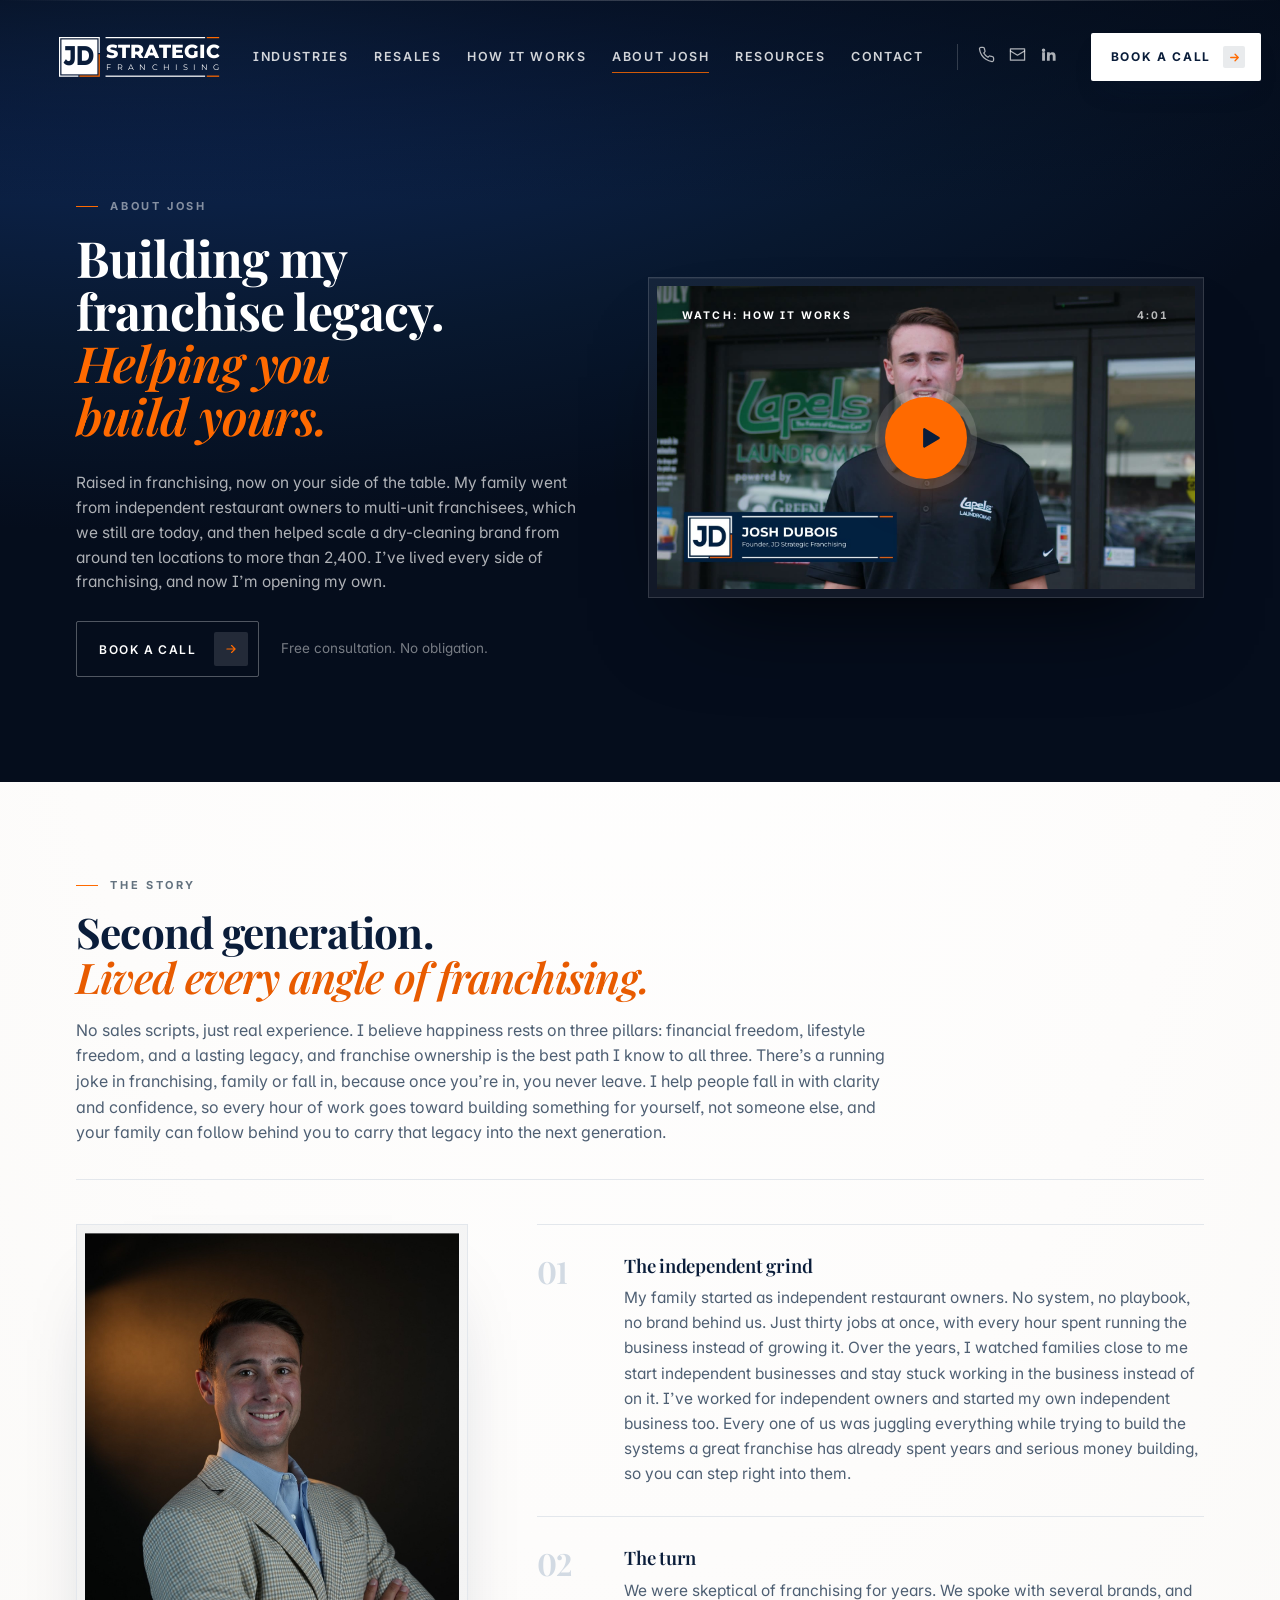
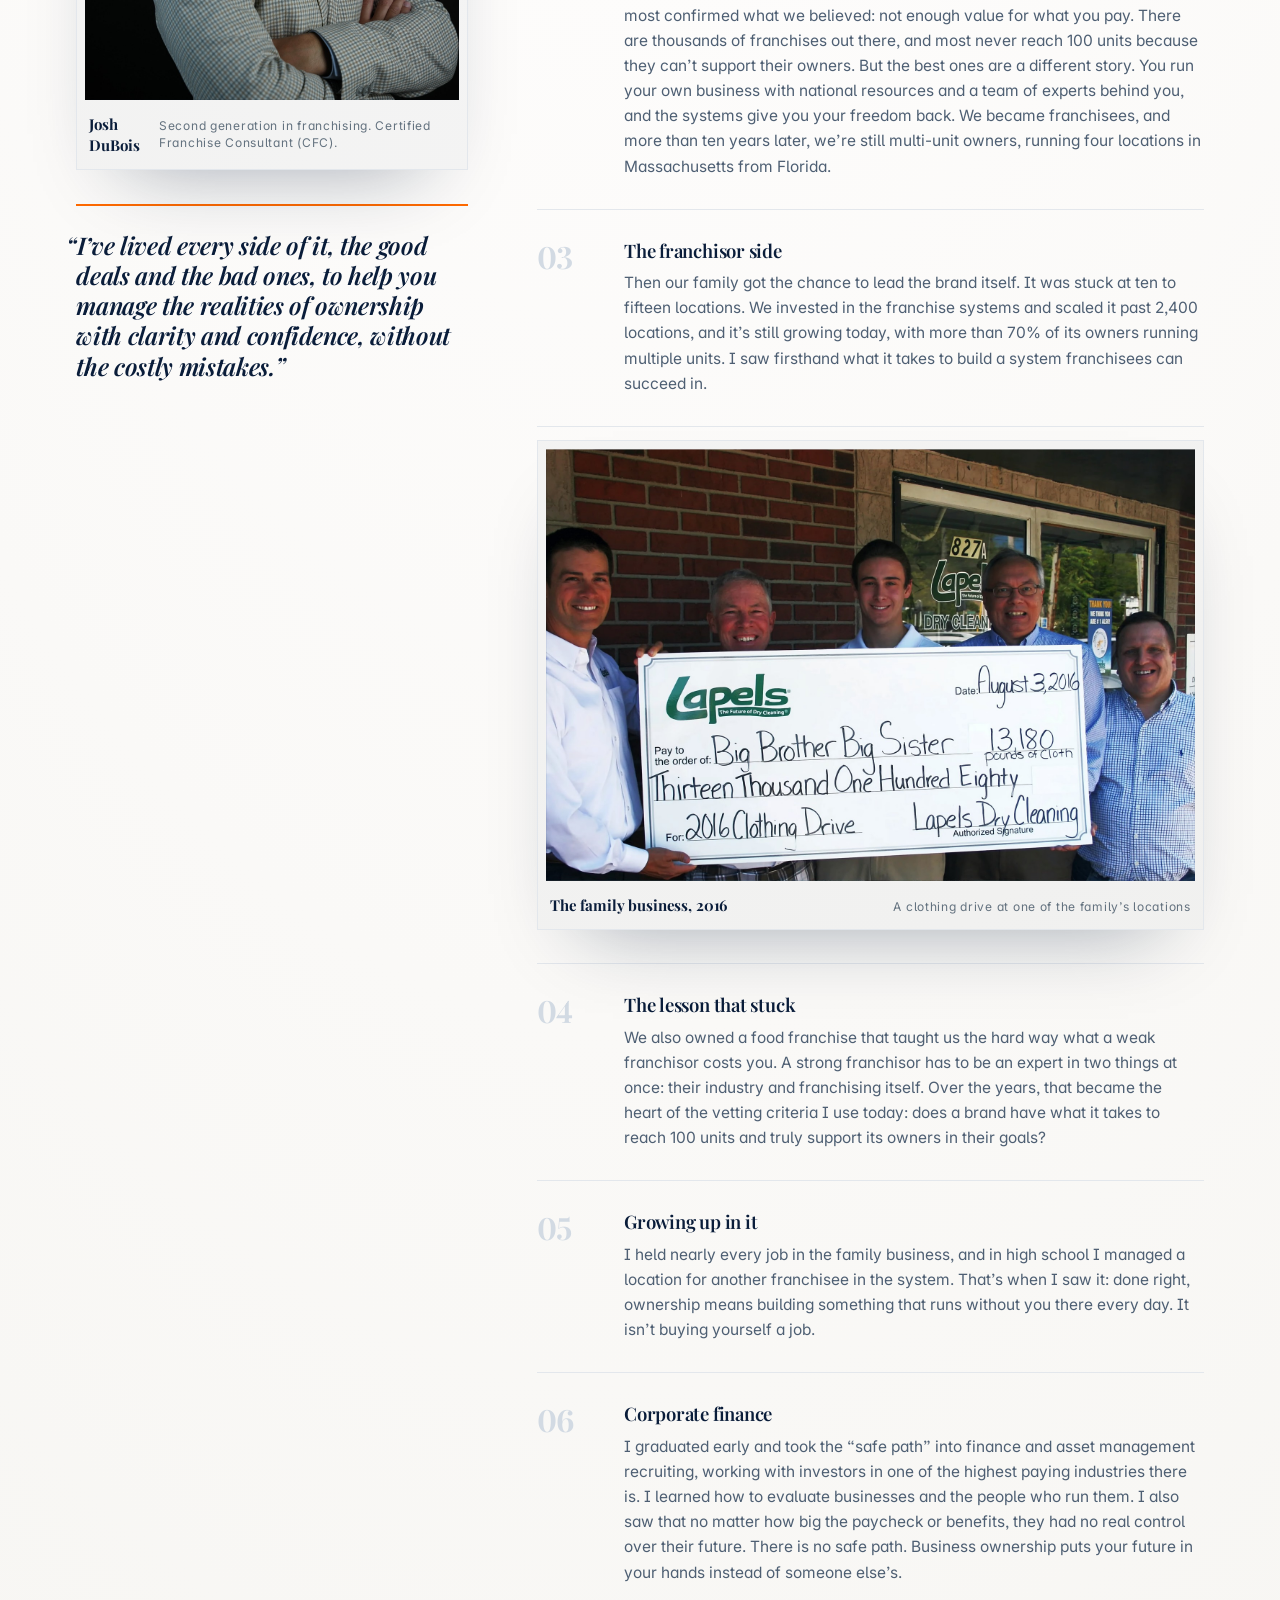
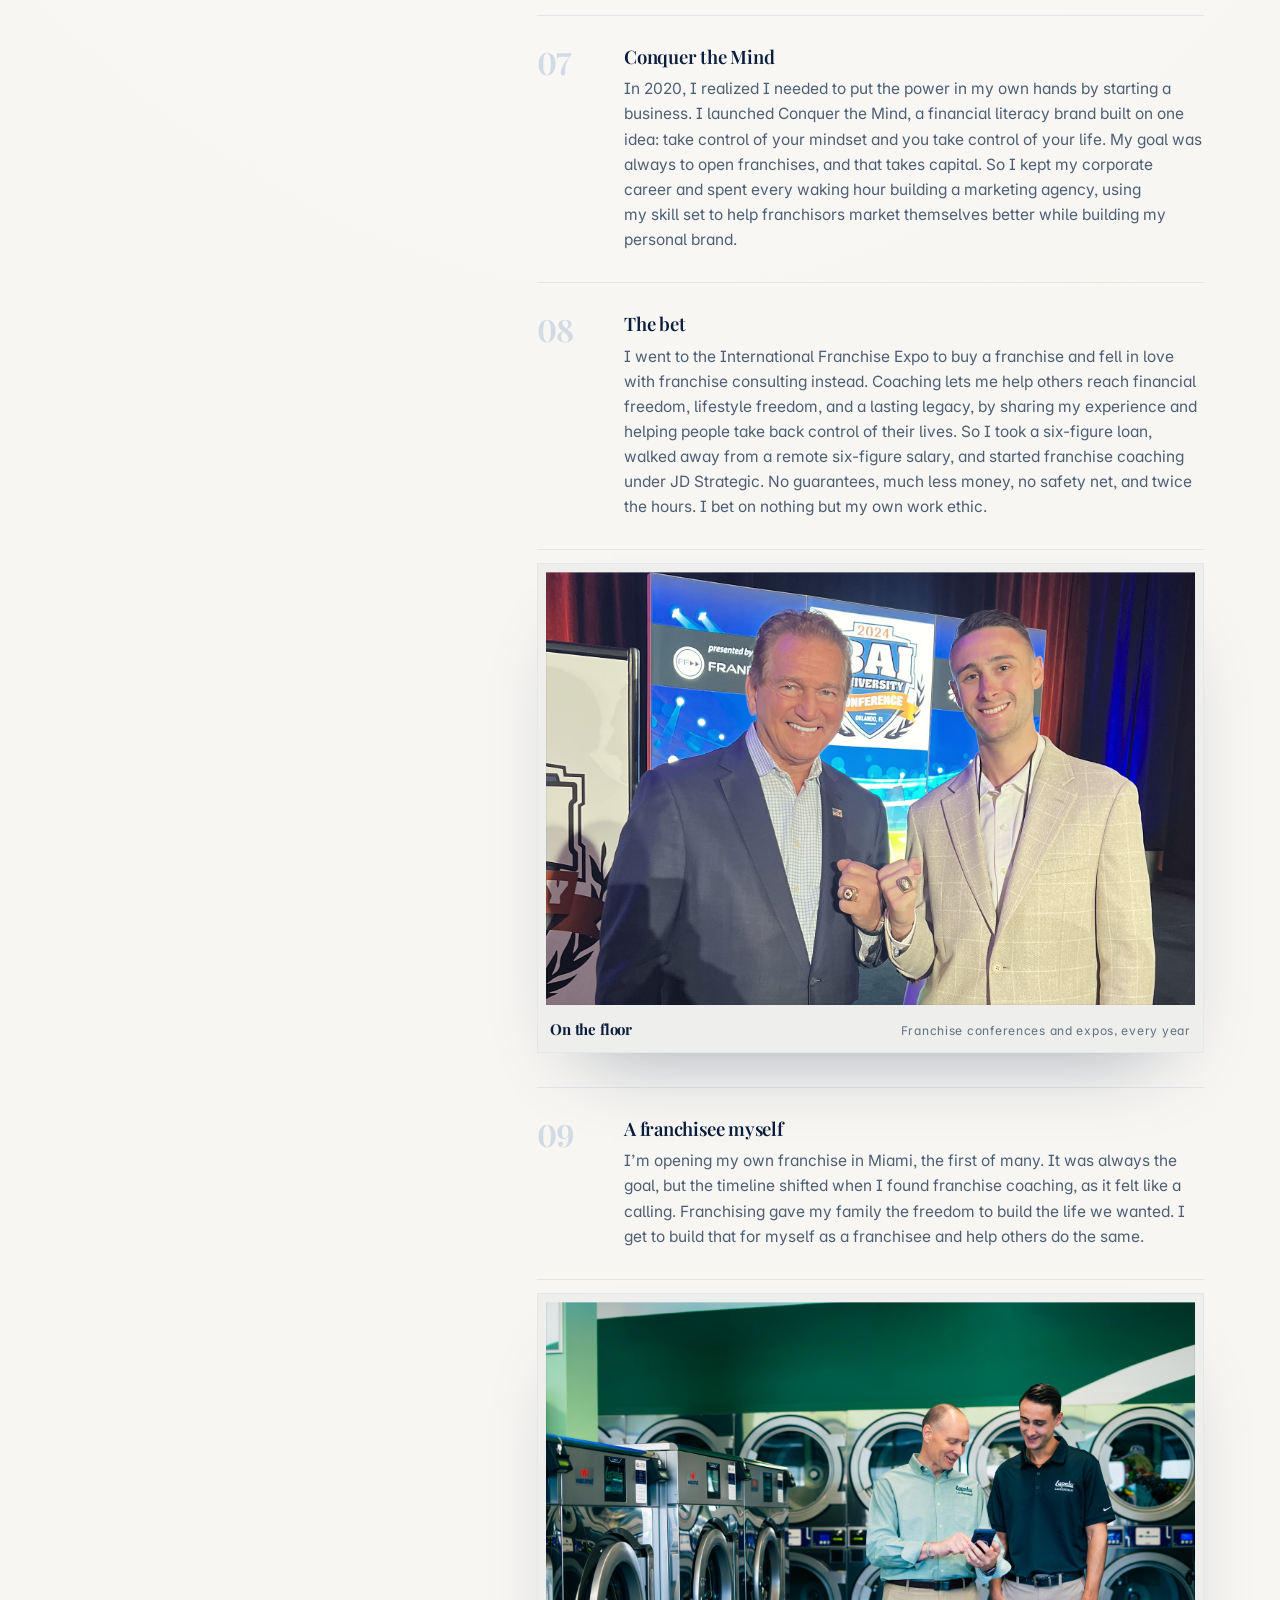
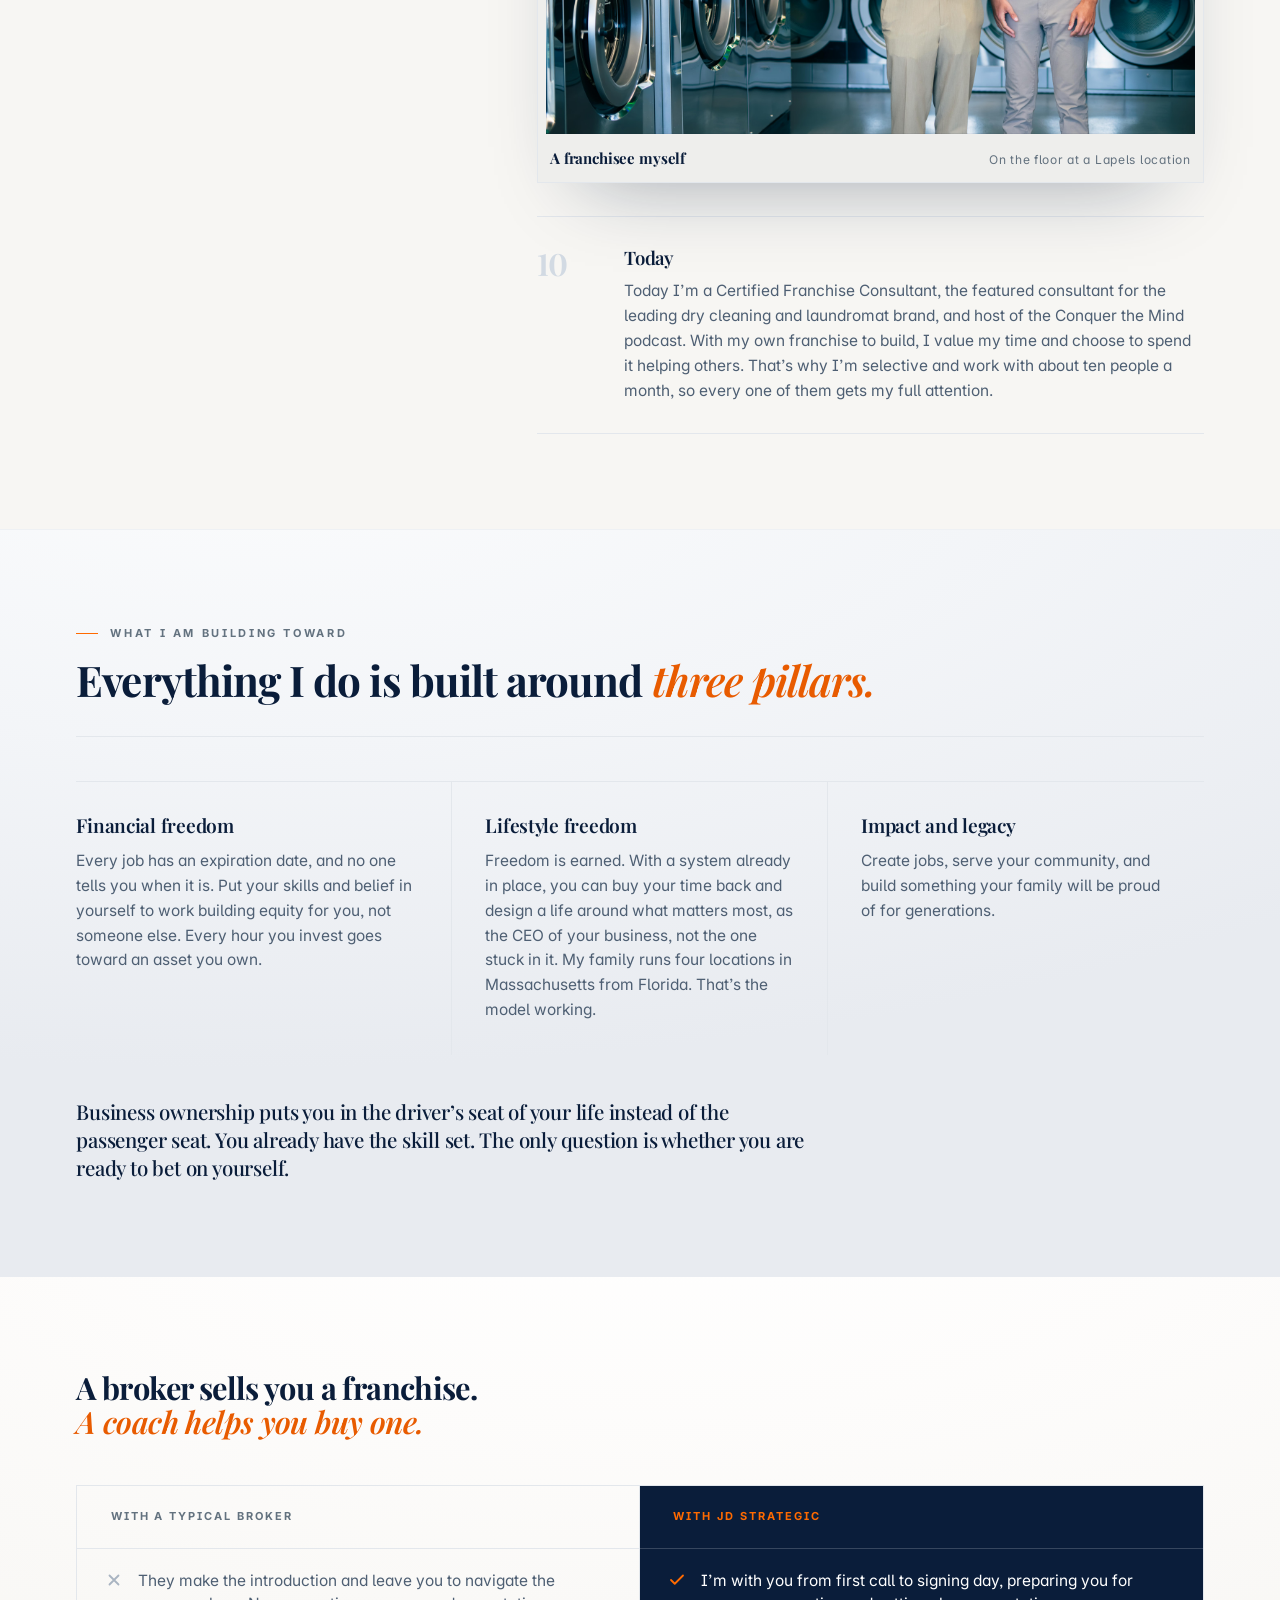
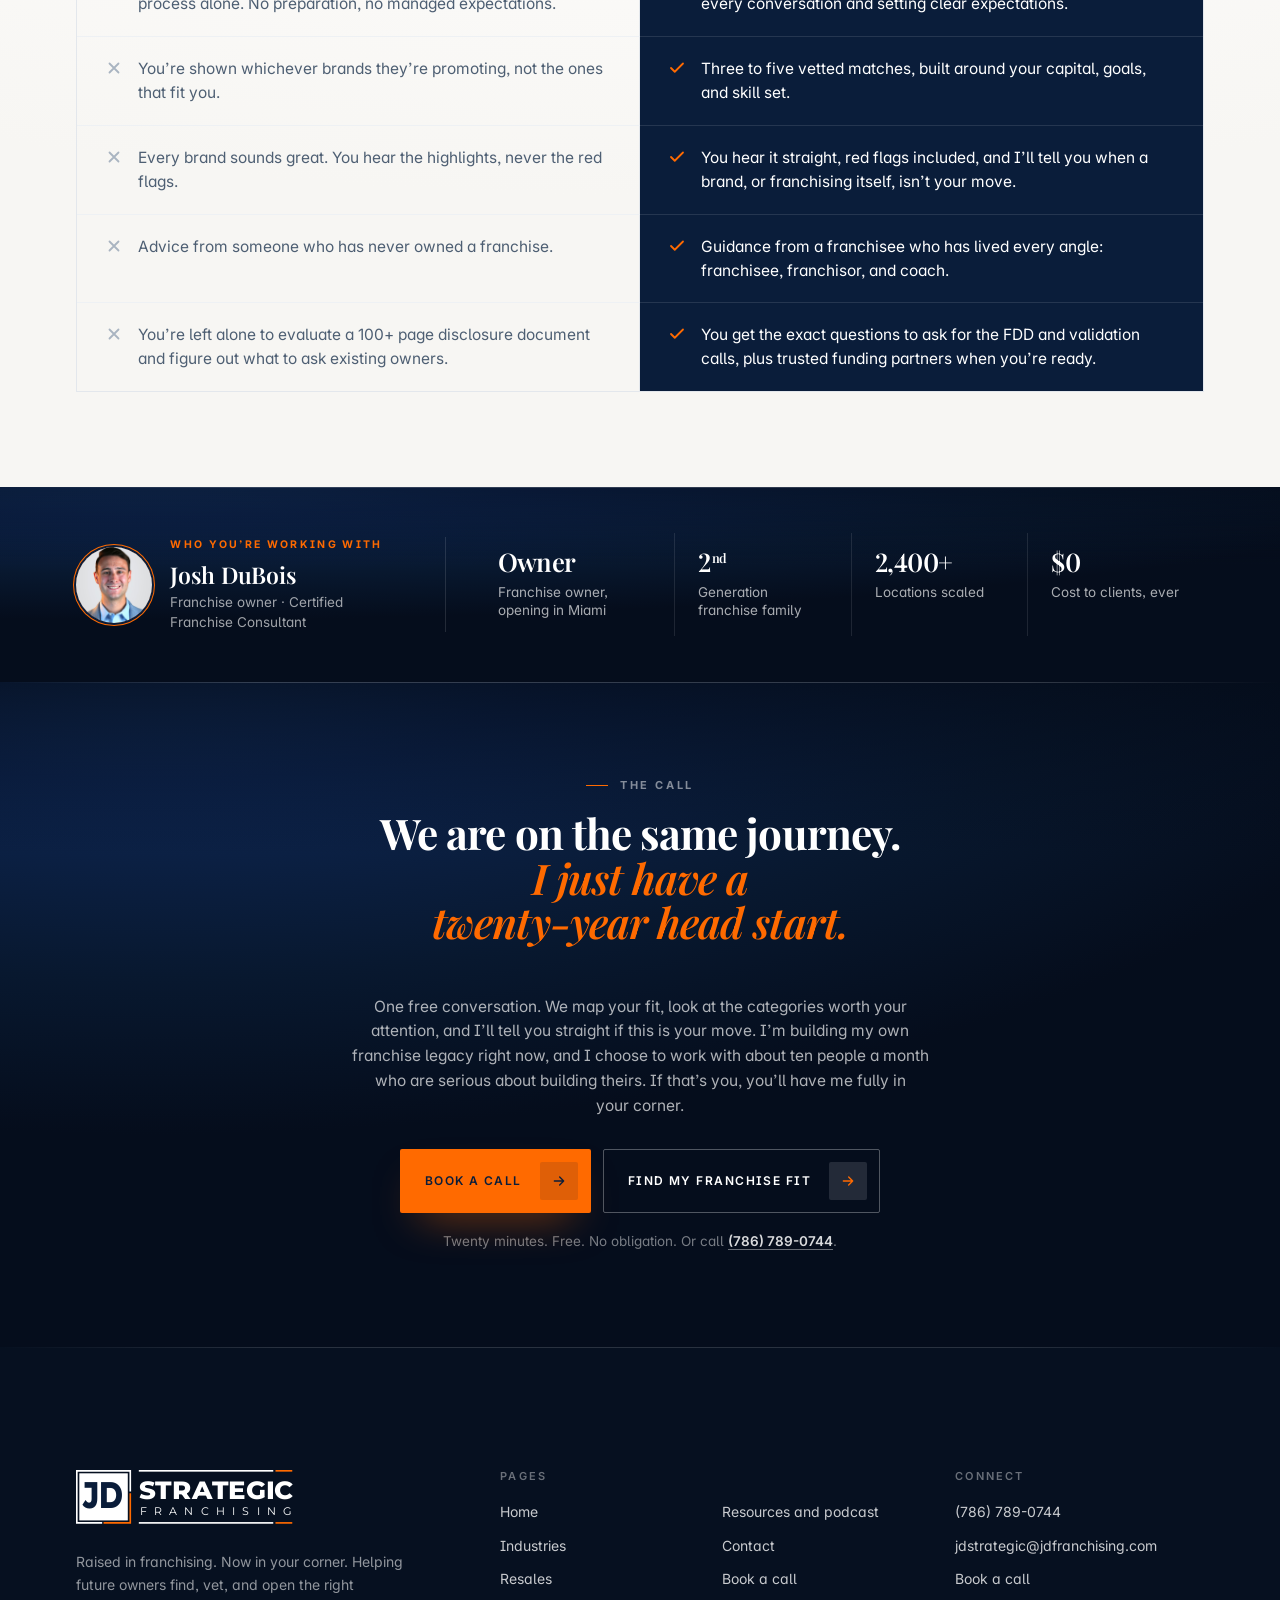
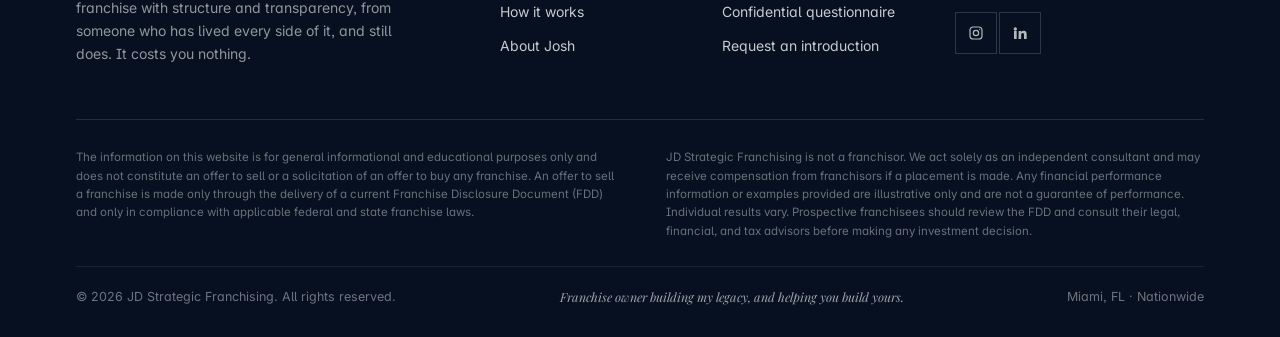
<file: about.html>
<!doctype html>
<html lang="en">
<head>
<meta charset="utf-8">
<meta name="viewport" content="width=device-width, initial-scale=1, viewport-fit=cover">
<title>About Josh DuBois | JD Strategic Franchising</title>
<meta name="description" content="Raised in franchising, FranServe certified, and sitting on your side of the table. The story behind JD Strategic.">
<meta name="theme-color" content="#0A1D3A">
<link rel="canonical" href="https://jd-strategic-site.vercel.app/about">
<meta property="og:type" content="website">
<meta property="og:title" content="About Josh DuBois | JD Strategic Franchising">
<meta property="og:description" content="Raised in franchising. Now on your side of the table.">
<link rel="icon" type="image/png" sizes="64x64" href="assets/favicon.png">
<link rel="apple-touch-icon" sizes="180x180" href="assets/apple-touch-icon.png">
<meta property="og:image" content="assets/og.jpg">
<meta property="og:url" content="https://jd-strategic-site.vercel.app/about">
<meta name="twitter:card" content="summary_large_image">
<meta name="twitter:image" content="assets/og.jpg">
<link rel="preconnect" href="https://fonts.googleapis.com">
<link rel="preconnect" href="https://fonts.gstatic.com" crossorigin>
<link href="https://fonts.googleapis.com/css2?family=Playfair+Display:ital,wght@0,400..900;1,400..900&family=Inter:opsz,wght@14..32,400..700&family=Montserrat:wght@400;800&display=swap" rel="stylesheet">
<link rel="stylesheet" href="assets/site.css">
</head>
<body class="inner page-about">
<svg width="0" height="0" style="position:absolute" aria-hidden="true">
  <symbol id="jd-mark" viewBox="0 0 1576 392">
    <path d="M0 0H400V156H388V12H12V378H190V390H0Z" fill="var(--logo-box,#0A1D3A)"/>
    <rect x="24" y="24" width="352" height="342" fill="var(--logo-box,#0A1D3A)"/>
    <text x="50" y="276" font-family="Montserrat,Inter,system-ui,sans-serif" font-weight="800" font-size="268" textLength="294" lengthAdjust="spacingAndGlyphs" fill="var(--logo-on-box,#fff)">JD</text>
    <path d="M388 168H400V390H200V378H388Z" fill="#FF6A00"/>
    <rect x="456" y="0" width="976" height="12" fill="currentColor"/>
    <rect x="1448" y="0" width="122" height="12" fill="#FF6A00"/>
    <text x="456" y="208" font-family="Montserrat,Inter,system-ui,sans-serif" font-weight="800" font-size="184" textLength="1120" lengthAdjust="spacingAndGlyphs" fill="currentColor">STRATEGIC</text>
    <text x="462" y="324" font-family="Montserrat,Inter,system-ui,sans-serif" font-weight="400" font-size="82" textLength="1106" lengthAdjust="spacing" fill="currentColor">FRANCHISING</text>
    <rect x="456" y="378" width="976" height="12" fill="currentColor"/>
    <rect x="1448" y="378" width="122" height="12" fill="#FF6A00"/>
  </symbol>
</svg>
<header class="nav" id="nav">
  <div class="nav-in">
    <a class="brand" href="/" aria-label="JD Strategic Franchising, home"><svg class="logo" role="img" aria-label="JD Strategic Franchising"><use href="#jd-mark"/></svg></a>
    <nav class="nav-links" aria-label="Primary">
      <a href="/industries">Industries</a><a href="/resales">Resales</a><a href="/process">How It Works</a><a href="/about" aria-current="page">About Josh</a><a href="/podcast">Resources</a><a href="/contact">Contact</a>
    </nav>
    <div class="nav-ic">
      <a href="tel:+17867890744" aria-label="Call Josh"><svg viewBox="0 0 24 24" fill="none" stroke="currentColor" stroke-width="1.8" stroke-linecap="round" aria-hidden="true"><path d="M22 16.9v3a2 2 0 0 1-2.2 2 19.8 19.8 0 0 1-8.6-3.1 19.5 19.5 0 0 1-6-6A19.8 19.8 0 0 1 2.1 4.2 2 2 0 0 1 4.1 2h3a2 2 0 0 1 2 1.7c.1 1 .4 1.9.7 2.8a2 2 0 0 1-.5 2.1L8.1 9.9a16 16 0 0 0 6 6l1.3-1.3a2 2 0 0 1 2.1-.4c.9.3 1.8.6 2.8.7a2 2 0 0 1 1.7 2Z"/></svg></a>
      <a href="mailto:jdstrategic@jdfranchising.com" aria-label="Email Josh"><svg viewBox="0 0 24 24" fill="none" stroke="currentColor" stroke-width="1.8" stroke-linecap="round" stroke-linejoin="round" aria-hidden="true"><rect x="2" y="4" width="20" height="16"/><path d="m2 7 10 6 10-6"/></svg></a>
      <a href="https://www.linkedin.com/in/joshhdubois" target="_blank" rel="noopener" aria-label="Josh on LinkedIn"><svg viewBox="0 0 24 24" fill="currentColor" aria-hidden="true"><path d="M4.98 3.5A2.5 2.5 0 1 1 2.5 6 2.5 2.5 0 0 1 4.98 3.5ZM3 8.98h4v12H3Zm7 0h3.8v1.64h.05A4.17 4.17 0 0 1 17.6 8.7c3.7 0 4.4 2.43 4.4 5.6v6.68h-4v-5.92c0-1.41-.03-3.22-1.97-3.22s-2.27 1.54-2.27 3.12v6.02h-4Z"/></svg></a>
    </div>
    <a class="nav-cta" href="/book">Book a Call<i aria-hidden="true"><svg viewBox="0 0 24 24" fill="none" stroke="currentColor" stroke-width="2.4" stroke-linecap="round" stroke-linejoin="round"><path d="M5 12h14M13 6l6 6-6 6"/></svg></i></a>
    <button class="burger" id="burger" aria-label="Open menu" aria-expanded="false" aria-controls="mmenu"><span></span></button>
  </div>
  
</header>
<div class="mmenu" id="mmenu">
  <a href="/">Home</a><a href="/industries">Industries</a><a href="/resales">Resales</a><a href="/process">How It Works</a><a href="/about">About Josh</a><a href="/podcast">Resources</a><a href="/contact">Contact</a><a href="/contact">Find my franchise fit</a>
  <a class="btn btn-accent" href="/book">Book a Call<svg viewBox="0 0 24 24" fill="none" stroke="currentColor" stroke-width="2" stroke-linecap="round" stroke-linejoin="round" aria-hidden="true"><path d="M5 12h14M13 6l6 6-6 6"/></svg></a>
</div>

<main id="top">
<section class="page-head dark" aria-labelledby="ph">
  <div class="wrap"><div class="ph-grid"><div><div class="ch-open"><div class="ch-head"><p class="ch-run"><i></i>About Josh</p><h1 class="ch-title" id="ph">Building my franchise legacy. <span class="it br">Helping you build yours.</span></h1></div></div><p class="lede">Raised in franchising, now on your side of the table. My family went from independent restaurant owners to multi-unit franchisees, which we still are today, and then helped scale a dry-cleaning brand from around ten locations to more than 2,400. I&rsquo;ve lived every side of franchising, and now I&rsquo;m opening my own.</p><div class="ph-act"><a class="btn btn-ghost" href="/book">Book a Call<svg viewBox="0 0 24 24" fill="none" stroke="currentColor" stroke-width="2" stroke-linecap="round" stroke-linejoin="round" aria-hidden="true"><path d="M5 12h14M13 6l6 6-6 6"/></svg></a><p class="reassure">Free consultation. No obligation.</p></div></div><div class="ph-film"><figure class="mat"><div class="vid" data-vid><video src="assets/video/how-it-works.mp4" preload="none" playsinline poster="assets/video/how-it-works-poster.jpg" title="How it works with Josh DuBois"></video><button class="vid-play" type="button" aria-label="Play the How It Works video, 4 minutes"><img src="assets/video/how-it-works-poster.jpg" width="1600" height="900" alt="" loading="lazy" decoding="async"><span class="vid-btn"><svg viewBox="0 0 24 24" fill="currentColor" aria-hidden="true"><path d="M7 4.5v15a1 1 0 0 0 1.5.86l12.4-7.5a1 1 0 0 0 0-1.72L8.5 3.64A1 1 0 0 0 7 4.5z"/></svg></span><span class="vid-meta"><span>Watch: How it works</span><span>4:01</span></span></button></div></figure></div></div></div>
</section>
<section class="chapter paper" id="story" aria-labelledby="t5">
  <div class="wrap">
    <div class="ch-open" data-r><div class="ch-head"><p class="ch-run"><i></i>The story</p><h2 class="ch-title" id="t5">Second generation. <span class="it br">Lived every angle of franchising.</span></h2><p class="ch-lede wide">No sales scripts, just real experience. I believe happiness rests on three pillars: financial freedom, lifestyle freedom, and a lasting legacy, and franchise ownership is the best path I know to all three. There&rsquo;s a running joke in franchising, family or fall in, because once you&rsquo;re in, you never leave. I help people fall in with clarity and confidence, so every hour of work goes toward building something for yourself, not someone else, and your family can follow behind you to carry that legacy into the next generation.</p></div></div>
    <div class="story">
      <div class="story-fig" data-r>
        <figure class="mat r45"><span class="core"><img src="assets/josh/story.jpg?v=r28" width="1333" height="1666" alt="Portrait of Josh DuBois" loading="lazy" decoding="async"></span><figcaption><b>Josh DuBois</b><span>Second generation in franchising. Certified Franchise Consultant (CFC).</span></figcaption></figure>
        <div class="pq"><q>I&rsquo;ve lived every side of it, the good deals and the bad ones, to help you manage the realities of ownership with clarity and confidence, without the costly mistakes.</q></div>
      </div>
      <div class="story-rail">
          <div class="story-r" data-r><span class="numbig">01</span><div><h3>The independent grind</h3><p>My family started as independent restaurant owners. No system, no playbook, no brand behind us. Just thirty jobs at once, with every hour spent running the business instead of growing it. Over the years, I watched families close to me start independent businesses and stay stuck working in the business instead of on it. I&rsquo;ve worked for independent owners and started my own independent business too. Every one of us was juggling everything while trying to build the systems a great franchise has already spent years and serious money building, so you can step right into them.</p></div></div>
          <div class="story-r" data-r data-d="1"><span class="numbig">02</span><div><h3>The turn</h3><p>We were skeptical of franchising for years. We spoke with several brands, and most confirmed what we believed: not enough value for what you pay. There are thousands of franchises out there, and most never reach 100 units because they can&rsquo;t support their owners. But the best ones are a different story. You run your own business with national resources and a team of experts behind you, and the systems give you your freedom back. We became franchisees, and more than ten years later, we&rsquo;re still multi-unit owners, running four locations in Massachusetts from Florida.</p></div></div>
          <div class="story-r" data-r data-d="2"><span class="numbig">03</span><div><h3>The franchisor side</h3><p>Then our family got the chance to lead the brand itself. It was stuck at ten to fifteen locations. We invested in the franchise systems and scaled it past 2,400 locations, and it&rsquo;s still growing today, with more than 70% of its owners running multiple units. I saw firsthand what it takes to build a system franchisees can succeed in.</p></div></div>
          <div class="story-photo" data-r><figure class="mat r32"><span class="core"><img src="assets/josh/story-2.jpg" width="1800" height="1200" alt="Josh, as a teenager, with the family at one of their dry-cleaning locations" loading="lazy" decoding="async"></span><figcaption><b>The family business, 2016</b><span>A clothing drive at one of the family&rsquo;s locations</span></figcaption></figure></div>
          <div class="story-r" data-r data-d="2"><span class="numbig">04</span><div><h3>The lesson that stuck</h3><p>We also owned a food franchise that taught us the hard way what a weak franchisor costs you. A strong franchisor has to be an expert in two things at once: their industry and franchising itself. Over the years, that became the heart of the vetting criteria I use today: does a brand have what it takes to reach 100 units and truly support its owners in their goals?</p></div></div>
          <div class="story-r" data-r data-d="2"><span class="numbig">05</span><div><h3>Growing up in it</h3><p>I held nearly every job in the family business, and in high school I managed a location for another franchisee in the system. That&rsquo;s when I saw it: done right, ownership means building something that runs without you there every day. It isn&rsquo;t buying yourself a job.</p></div></div>
          <div class="story-r" data-r data-d="2"><span class="numbig">06</span><div><h3>Corporate finance</h3><p>I graduated early and took the &ldquo;safe path&rdquo; into finance and asset management recruiting, working with investors in one of the highest paying industries there is. I learned how to evaluate businesses and the people who run them. I also saw that no matter how big the paycheck or benefits, they had no real control over their future. There is no safe path. Business ownership puts your future in your hands instead of someone else&rsquo;s.</p></div></div>
          <div class="story-r" data-r data-d="2"><span class="numbig">07</span><div><h3>Conquer the Mind</h3><p>In 2020, I realized I needed to put the power in my own hands by starting a business. I launched Conquer the Mind, a financial literacy brand built on one idea: take control of your mindset and you take control of your life. My goal was always to open franchises, and that takes capital. So I kept my corporate career and spent every waking hour building a marketing agency, using my skill set to help franchisors market themselves better while building my personal brand.</p></div></div>
          <div class="story-r" data-r data-d="2"><span class="numbig">08</span><div><h3>The bet</h3><p>I went to the International Franchise Expo to buy a franchise and fell in love with franchise consulting instead. Coaching lets me help others reach financial freedom, lifestyle freedom, and a lasting legacy, by sharing my experience and helping people take back control of their lives. So I took a six-figure loan, walked away from a remote six-figure salary, and started franchise coaching under JD Strategic. No guarantees, much less money, no safety net, and twice the hours. I bet on nothing but my own work ethic.</p></div></div>
          <div class="story-photo" data-r><figure class="mat r32"><span class="core"><img src="assets/josh/story-3.jpg" width="1800" height="1200" alt="Josh DuBois at a franchise industry conference" loading="lazy" decoding="async"></span><figcaption><b>On the floor</b><span>Franchise conferences and expos, every year</span></figcaption></figure></div>
          <div class="story-r" data-r data-d="2"><span class="numbig">09</span><div><h3>A franchisee myself</h3><p>I&rsquo;m opening my own franchise in Miami, the first of many. It was always the goal, but the timeline shifted when I found franchise coaching, as it felt like a calling. Franchising gave my family the freedom to build the life we wanted. I get to build that for myself as a franchisee and help others do the same.</p></div></div>
          <div class="story-photo" data-r><figure class="mat r32"><span class="core"><img src="assets/josh/story-4.jpg" width="1800" height="1200" alt="Josh DuBois on the floor of a Lapels Laundromat with its owner" loading="lazy" decoding="async"></span><figcaption><b>A franchisee myself</b><span>On the floor at a Lapels location</span></figcaption></figure></div>
          <div class="story-r" data-r data-d="2"><span class="numbig">10</span><div><h3>Today</h3><p>Today I&rsquo;m a Certified Franchise Consultant, the featured consultant for the leading dry cleaning and laundromat brand, and host of the Conquer the Mind podcast. With my own franchise to build, I value my time and choose to spend it helping others. That&rsquo;s why I&rsquo;m selective and work with about ten people a month, so every one of them gets my full attention.</p></div></div>
      </div>
    </div>
  </div>
</section>
<section class="chapter band" id="pillars" aria-labelledby="tp">
  <div class="wrap">
    <div class="ch-open" data-r><div class="ch-head"><p class="ch-run"><i></i>What I am building toward</p><h2 class="ch-title" id="tp">Everything I do is built around <span class="it">three pillars.</span></h2></div></div>
    <div class="pillars">
      <div class="pillar" data-r><span class="numbig">01</span><h3>Financial freedom</h3><p>Every job has an expiration date, and no one tells you when it is. Put your skills and belief in yourself to work building equity for you, not someone else. Every hour you invest goes toward an asset you own.</p></div>
      <div class="pillar" data-r data-d="1"><span class="numbig">02</span><h3>Lifestyle freedom</h3><p>Freedom is earned. With a system already in place, you can buy your time back and design a life around what matters most, as the CEO of your business, not the one stuck in it. My family runs four locations in Massachusetts from Florida. That&rsquo;s the model working.</p></div>
      <div class="pillar" data-r data-d="2"><span class="numbig">03</span><h3>Impact and legacy</h3><p>Create jobs, serve your community, and build something your family will be proud of for generations.</p></div>
    </div>
    <p class="pillars-foot" data-r>Business ownership puts you in the driver&rsquo;s seat of your life instead of the passenger seat. You already have the skill set. The only question is whether you are ready to bet on yourself.</p>
  </div>
</section>
<section class="chapter paper" id="compare"><div class="wrap"><div class="cmp-wrap">
      <p class="cmp-lead" data-r>A broker sells you a franchise. <span class="it br">A coach helps you buy one.</span></p>
      <div class="cmp five" data-r data-d="1">
        <div class="cmp-h">With a typical broker</div><div class="cmp-h cmp-r">With JD Strategic</div>
        <div class="cmp-i"><svg viewBox="0 0 24 24" fill="none" stroke="currentColor" stroke-width="2.4" stroke-linecap="round" aria-hidden="true"><path d="M18 6 6 18M6 6l12 12"/></svg><span>They make the introduction and leave you to navigate the process alone. No preparation, no managed expectations.</span></div><div class="cmp-i cmp-r"><svg viewBox="0 0 24 24" fill="none" stroke="currentColor" stroke-width="2.4" stroke-linecap="round" stroke-linejoin="round" aria-hidden="true"><path d="M20 6 9 17l-5-5"/></svg><span>I&rsquo;m with you from first call to signing day, preparing you for every conversation and setting clear expectations.</span></div>
        <div class="cmp-i"><svg viewBox="0 0 24 24" fill="none" stroke="currentColor" stroke-width="2.4" stroke-linecap="round" aria-hidden="true"><path d="M18 6 6 18M6 6l12 12"/></svg><span>You&rsquo;re shown whichever brands they&rsquo;re promoting, not the ones that fit you.</span></div><div class="cmp-i cmp-r"><svg viewBox="0 0 24 24" fill="none" stroke="currentColor" stroke-width="2.4" stroke-linecap="round" stroke-linejoin="round" aria-hidden="true"><path d="M20 6 9 17l-5-5"/></svg><span>Three to five vetted matches, built around your capital, goals, and skill set.</span></div>
        <div class="cmp-i"><svg viewBox="0 0 24 24" fill="none" stroke="currentColor" stroke-width="2.4" stroke-linecap="round" aria-hidden="true"><path d="M18 6 6 18M6 6l12 12"/></svg><span>Every brand sounds great. You hear the highlights, never the red flags.</span></div><div class="cmp-i cmp-r"><svg viewBox="0 0 24 24" fill="none" stroke="currentColor" stroke-width="2.4" stroke-linecap="round" stroke-linejoin="round" aria-hidden="true"><path d="M20 6 9 17l-5-5"/></svg><span>You hear it straight, red flags included, and I&rsquo;ll tell you when a brand, or franchising itself, isn&rsquo;t your move.</span></div>
        <div class="cmp-i"><svg viewBox="0 0 24 24" fill="none" stroke="currentColor" stroke-width="2.4" stroke-linecap="round" aria-hidden="true"><path d="M18 6 6 18M6 6l12 12"/></svg><span>Advice from someone who has never owned a franchise.</span></div><div class="cmp-i cmp-r"><svg viewBox="0 0 24 24" fill="none" stroke="currentColor" stroke-width="2.4" stroke-linecap="round" stroke-linejoin="round" aria-hidden="true"><path d="M20 6 9 17l-5-5"/></svg><span>Guidance from a franchisee who has lived every angle: franchisee, franchisor, and coach.</span></div>
        <div class="cmp-i cmp-last"><svg viewBox="0 0 24 24" fill="none" stroke="currentColor" stroke-width="2.4" stroke-linecap="round" aria-hidden="true"><path d="M18 6 6 18M6 6l12 12"/></svg><span>You&rsquo;re left alone to evaluate a 100+ page disclosure document and figure out what to ask existing owners.</span></div><div class="cmp-i cmp-r cmp-last"><svg viewBox="0 0 24 24" fill="none" stroke="currentColor" stroke-width="2.4" stroke-linecap="round" stroke-linejoin="round" aria-hidden="true"><path d="M20 6 9 17l-5-5"/></svg><span>You get the exact questions to ask for the FDD and validation calls, plus trusted funding partners when you&rsquo;re ready.</span></div>
      </div>
    </div></div></section>
<section class="wb wb-4" aria-label="Who you are working with">
  <div class="wb-in">
    <div class="wb-id"><img src="assets/josh/face-light.jpg?v=20261103" width="320" height="320" alt="Josh DuBois" loading="lazy" decoding="async"><div><p class="wb-k">Who you&rsquo;re working with</p><p class="wb-name">Josh DuBois</p><p class="wb-role">Franchise owner &middot; Certified Franchise Consultant</p></div></div>
    <ul class="wb-stats">
      <li><b>Owner</b><span>Franchise owner, opening in Miami</span></li>
      <li><b>2<sup>nd</sup></b><span>Generation franchise family</span></li>
      <li><b>2,400+</b><span>Locations scaled</span></li>
      <li><b>$0</b><span>Cost to clients, ever</span></li>
    </ul>
  </div>
</section></div>
<section class="chapter dark" id="cta" aria-labelledby="t7">
  <div class="wrap">
    <div class="ch-open center" data-r><div class="ch-head"><p class="ch-run"><i></i>The call</p><h2 class="ch-title" id="t7">We are on the same journey. <span class="it br">I just have a twenty&#8209;year head start.</span></h2></div></div>
    <div class="close-c" data-r data-d="1">
      <p class="lede">One free conversation. We map your fit, look at the categories worth your attention, and I&rsquo;ll tell you straight if this is your move. I&rsquo;m building my own franchise legacy right now, and I choose to work with about ten people a month who are serious about building theirs. If that&rsquo;s you, you&rsquo;ll have me fully in your corner.</p>
      <div class="close-act"><a class="btn btn-accent" href="/book">Book a Call<svg viewBox="0 0 24 24" fill="none" stroke="currentColor" stroke-width="2" stroke-linecap="round" stroke-linejoin="round" aria-hidden="true"><path d="M5 12h14M13 6l6 6-6 6"/></svg></a><a class="btn btn-ghost" href="/#fit">Find My Franchise Fit<svg viewBox="0 0 24 24" fill="none" stroke="currentColor" stroke-width="2" stroke-linecap="round" stroke-linejoin="round" aria-hidden="true"><path d="M5 12h14M13 6l6 6-6 6"/></svg></a></div>
      <p class="reassure">Twenty minutes. Free. No obligation. Or call <a class="tlink" href="tel:+17867890744">(786) 789-0744</a>.</p>
    </div>
  </div>
</section>
</main>

<div class="mbar" id="mbar" aria-label="Quick actions"><a class="btn btn-accent" href="/#fit">Find My Franchise Fit<svg viewBox="0 0 24 24" fill="none" stroke="currentColor" stroke-width="2" stroke-linecap="round" stroke-linejoin="round" aria-hidden="true"><path d="M5 12h14M13 6l6 6-6 6"/></svg></a><a class="mbar-call" href="tel:+17867890744" aria-label="Call Josh"><svg viewBox="0 0 24 24" fill="none" stroke="currentColor" stroke-width="1.8" stroke-linecap="round" aria-hidden="true"><path d="M22 16.9v3a2 2 0 0 1-2.2 2 19.8 19.8 0 0 1-8.6-3.1 19.5 19.5 0 0 1-6-6A19.8 19.8 0 0 1 2.1 4.2 2 2 0 0 1 4.1 2h3a2 2 0 0 1 2 1.7c.1 1 .4 1.9.7 2.8a2 2 0 0 1-.5 2.1L8.1 9.9a16 16 0 0 0 6 6l1.3-1.3a2 2 0 0 1 2.1-.4c.9.3 1.8.6 2.8.7a2 2 0 0 1 1.7 2Z"/></svg></a></div>
<footer class="foot">
  <div class="wrap">
    <div class="foot-top">
      <p class="foot-line">Raised in franchising. <span>Now on your side</span> of the table.</p>
      <a class="btn btn-ghost" href="/book">Book a Call<svg viewBox="0 0 24 24" fill="none" stroke="currentColor" stroke-width="2" stroke-linecap="round" stroke-linejoin="round" aria-hidden="true"><path d="M5 12h14M13 6l6 6-6 6"/></svg></a>
    </div>
    <div class="foot-g">
      <div class="foot-brand"><a class="brand" href="/"><svg class="logo" role="img" aria-label="JD Strategic Franchising"><use href="#jd-mark"/></svg></a><p>Raised in franchising. Now in your corner. Helping future owners find, vet, and open the right franchise with structure and transparency, from someone who has lived every side of it, and still does. It costs you nothing.</p></div>
      <div><h4>Pages</h4><ul><li><a href="/">Home</a></li><li><a href="/industries">Industries</a></li><li><a href="/resales">Resales</a></li><li><a href="/process">How it works</a></li><li><a href="/about">About Josh</a></li><li><a href="/podcast">Resources and podcast</a></li><li><a href="/contact">Contact</a></li><li><a href="/book">Book a call</a></li><li><a href="/questionnaire">Confidential questionnaire</a></li><li><a href="/request">Request an introduction</a></li></ul></div>
      <div><h4>Connect</h4><ul><li><a href="tel:+17867890744">(786) 789-0744</a></li><li><a href="mailto:jdstrategic@jdfranchising.com">jdstrategic@jdfranchising.com</a></li><li><a href="/book">Book a call</a></li></ul>
        <div class="fsoc"><a href="https://www.instagram.com/jdstrategic" target="_blank" rel="noopener" aria-label="JD Strategic on Instagram"><svg viewBox="0 0 24 24" fill="none" stroke="currentColor" stroke-width="1.8" aria-hidden="true"><rect x="3" y="3" width="18" height="18" rx="5"/><circle cx="12" cy="12" r="4"/><circle cx="17.5" cy="6.5" r="1" fill="currentColor" stroke="none"/></svg></a><a href="https://www.linkedin.com/in/joshhdubois" target="_blank" rel="noopener" aria-label="Josh DuBois on LinkedIn"><svg viewBox="0 0 24 24" fill="currentColor" aria-hidden="true"><path d="M4.98 3.5A2.5 2.5 0 1 1 2.5 6 2.5 2.5 0 0 1 4.98 3.5ZM3 8.98h4v12H3Zm7 0h3.8v1.64h.05A4.17 4.17 0 0 1 17.6 8.7c3.7 0 4.4 2.43 4.4 5.6v6.68h-4v-5.92c0-1.41-.03-3.22-1.97-3.22s-2.27 1.54-2.27 3.12v6.02h-4Z"/></svg></a></div></div>
    </div>
    <div class="flegal"><p>The information on this website is for general informational and educational purposes only and does not constitute an offer to sell or a solicitation of an offer to buy any franchise. An offer to sell a franchise is made only through the delivery of a current Franchise Disclosure Document (FDD) and only in compliance with applicable federal and state franchise laws.</p><p>JD Strategic Franchising is not a franchisor. We act solely as an independent consultant and may receive compensation from franchisors if a placement is made. Any financial performance information or examples provided are illustrative only and are not a guarantee of performance. Individual results vary. Prospective franchisees should review the FDD and consult their legal, financial, and tax advisors before making any investment decision.</p></div>
    <div class="fcopy"><span>&copy; 2026 JD Strategic Franchising. All rights reserved.</span><span class="fsig">Franchise owner building my legacy, and helping you build yours.</span><span>Miami, FL &middot; Nationwide</span></div>
  </div>
</footer>
<script src="assets/site.js"></script>
<!-- GHL chat widget (2026-11-12) -->
<script src="https://widgets.leadconnectorhq.com/loader.js" data-resources-url="https://widgets.leadconnectorhq.com/chat-widget/loader.js" data-widget-id="6af5c9ba8cb30d103837bfd6"></script>
</body>
</html>
</file>
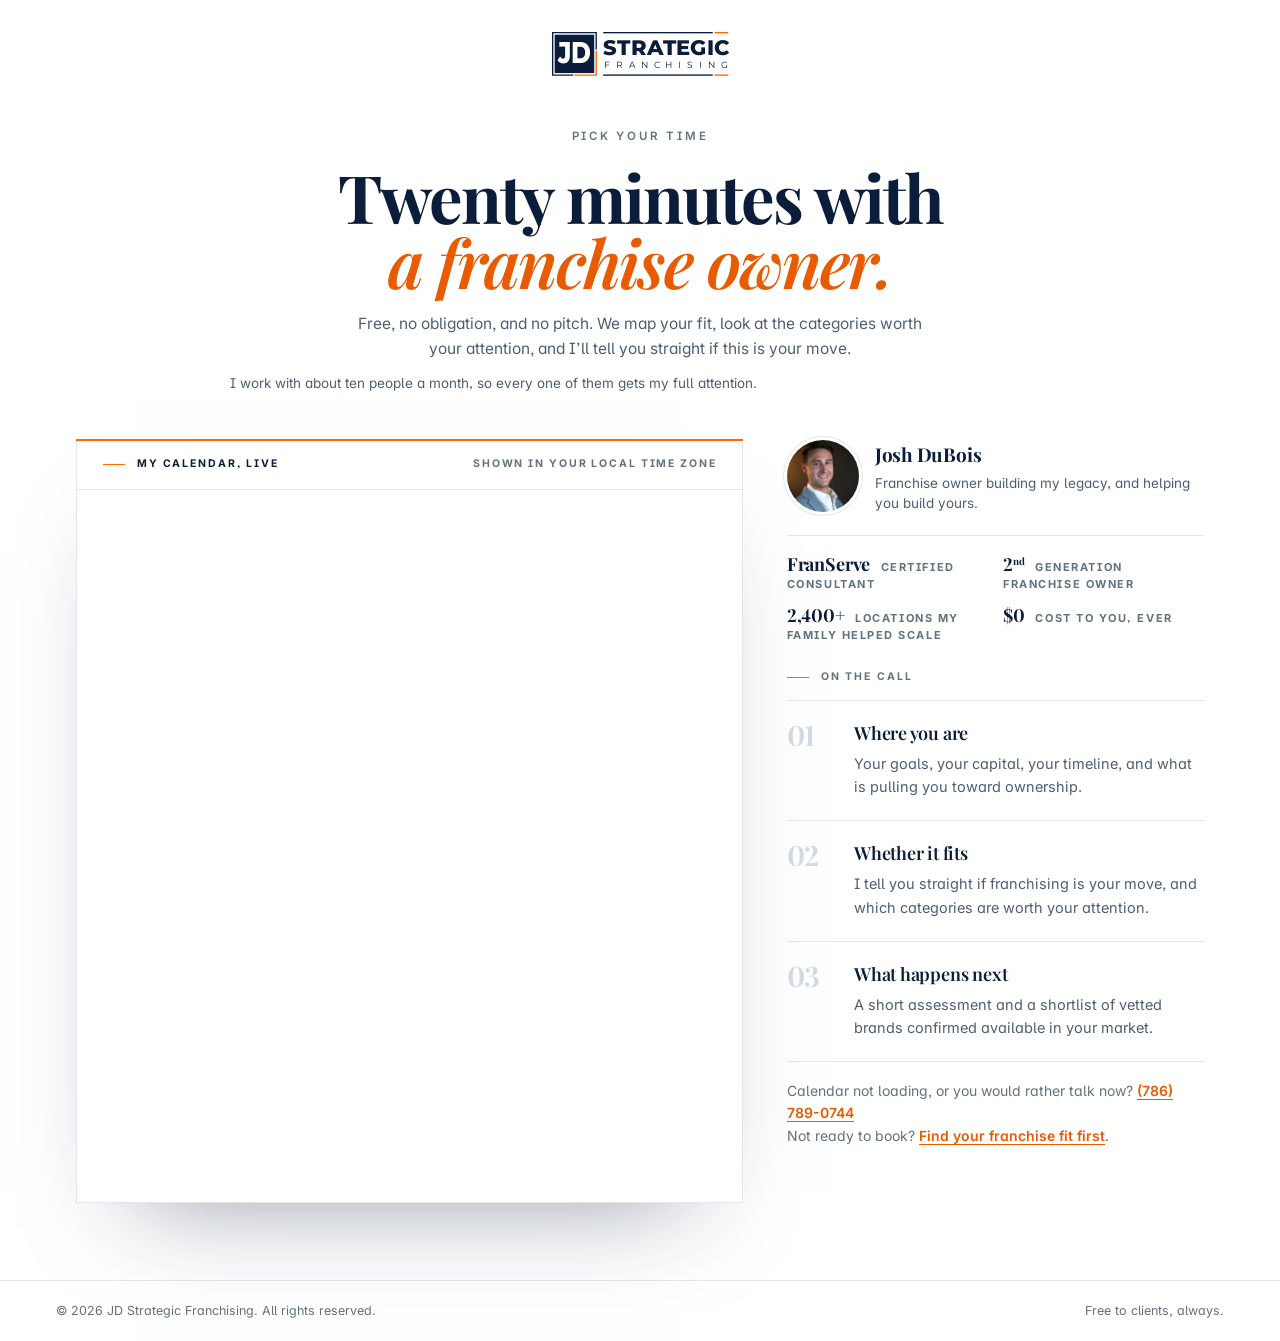
<file: book.html>
<!doctype html>
<html lang="en">
<head>
<meta charset="utf-8">
<meta name="viewport" content="width=device-width, initial-scale=1, viewport-fit=cover">
<title>Book a Call with Josh DuBois | JD Strategic Franchising</title>
<meta name="description" content="Book a free twenty-minute call with Josh DuBois, a second-generation franchise owner and FranServe certified franchise coach. No pitch, no obligation.">
<meta name="theme-color" content="#0A1D3A">
<link rel="canonical" href="https://jdfranchising.com/book">
<meta property="og:type" content="website">
<meta property="og:title" content="Book a Call with Josh DuBois | JD Strategic Franchising">
<meta property="og:description" content="Raised in franchising. Now on your side of the table.">
<link rel="icon" type="image/png" sizes="64x64" href="assets/favicon.png">
<link rel="apple-touch-icon" sizes="180x180" href="assets/apple-touch-icon.png">
<meta property="og:image" content="assets/og.jpg">
<meta property="og:url" content="https://jdfranchising.com/book">
<meta name="twitter:card" content="summary_large_image">
<meta name="twitter:image" content="assets/og.jpg">
<link rel="preconnect" href="https://fonts.googleapis.com">
<link rel="preconnect" href="https://fonts.gstatic.com" crossorigin>
<link href="https://fonts.googleapis.com/css2?family=Playfair+Display:ital,wght@0,400..900;1,400..900&family=Inter:opsz,wght@14..32,400..700&family=Montserrat:wght@400;800&display=swap" rel="stylesheet">
<link rel="stylesheet" href="assets/site.css">
</head>
<body>
<svg width="0" height="0" style="position:absolute" aria-hidden="true">
  <symbol id="jd-mark" viewBox="0 0 1576 392">
    <path d="M0 0H400V156H388V12H12V378H190V390H0Z" fill="var(--logo-box,#0A1D3A)"/>
    <rect x="24" y="24" width="352" height="342" fill="var(--logo-box,#0A1D3A)"/>
    <text x="50" y="276" font-family="Montserrat,Inter,system-ui,sans-serif" font-weight="800" font-size="268" textLength="294" lengthAdjust="spacingAndGlyphs" fill="var(--logo-on-box,#fff)">JD</text>
    <path d="M388 168H400V390H200V378H388Z" fill="#FF6A00"/>
    <rect x="456" y="0" width="976" height="12" fill="currentColor"/>
    <rect x="1448" y="0" width="122" height="12" fill="#FF6A00"/>
    <text x="456" y="208" font-family="Montserrat,Inter,system-ui,sans-serif" font-weight="800" font-size="184" textLength="1120" lengthAdjust="spacingAndGlyphs" fill="currentColor">STRATEGIC</text>
    <text x="462" y="324" font-family="Montserrat,Inter,system-ui,sans-serif" font-weight="400" font-size="82" textLength="1106" lengthAdjust="spacing" fill="currentColor">FRANCHISING</text>
    <rect x="456" y="378" width="976" height="12" fill="currentColor"/>
    <rect x="1448" y="378" width="122" height="12" fill="#FF6A00"/>
  </symbol>
</svg>

<main id="top" class="bookpage">
<header class="plate"><a class="brand" href="/" aria-label="JD Strategic Franchising, home"><svg class="logo" role="img" aria-label="JD Strategic Franchising"><use href="#jd-mark"/></svg></a></header>
<section class="bk" aria-labelledby="ph">
  <div class="wrap">
    <div class="bk-head">
      <p class="eyebrow">Pick your time</p>
      <h1 id="ph">Twenty minutes with <span class="it">a franchise owner.</span></h1>
      <p class="lede">Free, no obligation, and no pitch. We map your fit, look at the categories worth your attention, and I&rsquo;ll tell you straight if this is your move.</p><p class="spots" data-spots></p>
    </div>
    <div class="bk-grid">
      <div class="cal">
        <div class="cal-top"><span><i></i>My calendar, live</span><span>Shown in your local time zone</span></div>
        <div class="cal-body"><iframe src="https://api.leadconnectorhq.com/widget/booking/P9QsS5fdmp3TZWbOhvYY" title="Book a call with Josh DuBois" id="P9QsS5fdmp3TZWbOhvYY_book" scrolling="no"></iframe></div>
      </div>
      <aside class="bk-rail" aria-label="Who you are booking with">
        <figure class="bk-who"><img src="assets/josh/face-book.jpg?v=20261103" width="320" height="320" alt="Josh DuBois"><figcaption><b>Josh DuBois</b><span>Franchise owner building my legacy, and helping you build yours.</span></figcaption></figure>
        <ul class="bk-cred"><li><b>FranServe</b> certified consultant</li><li><b>2<sup>nd</sup></b> generation franchise owner</li><li><b>2,400+</b> locations my family helped scale</li><li><b>$0</b> cost to you, ever</li></ul>
        <p class="pod-k">On the call</p>
        <ol class="steps3">
          <li><span class="numbig">01</span><div><h3>Where you are</h3><p>Your goals, your capital, your timeline, and what is pulling you toward ownership.</p></div></li>
          <li><span class="numbig">02</span><div><h3>Whether it fits</h3><p>I tell you straight if franchising is your move, and which categories are worth your attention.</p></div></li>
          <li><span class="numbig">03</span><div><h3>What happens next</h3><p>A short assessment and a shortlist of vetted brands confirmed available in your market.</p></div></li>
        </ol>
        <p class="book-alt" style="text-align:left">Calendar not loading, or you would rather talk now? <a class="tlink" href="tel:+17867890744">(786) 789-0744</a><br>Not ready to book? <a class="tlink" href="/contact">Find your franchise fit first</a>.</p>
      </aside>
    </div>
  </div>
</section>
</main>
<footer class="plate-foot"><span>&copy; 2026 JD Strategic Franchising. All rights reserved.</span><span>Free to clients, always.</span></footer>
<script src="https://link.msgsndr.com/js/form_embed.js" defer></script>

<script src="assets/site.js"></script>
</body>
</html>
</file>
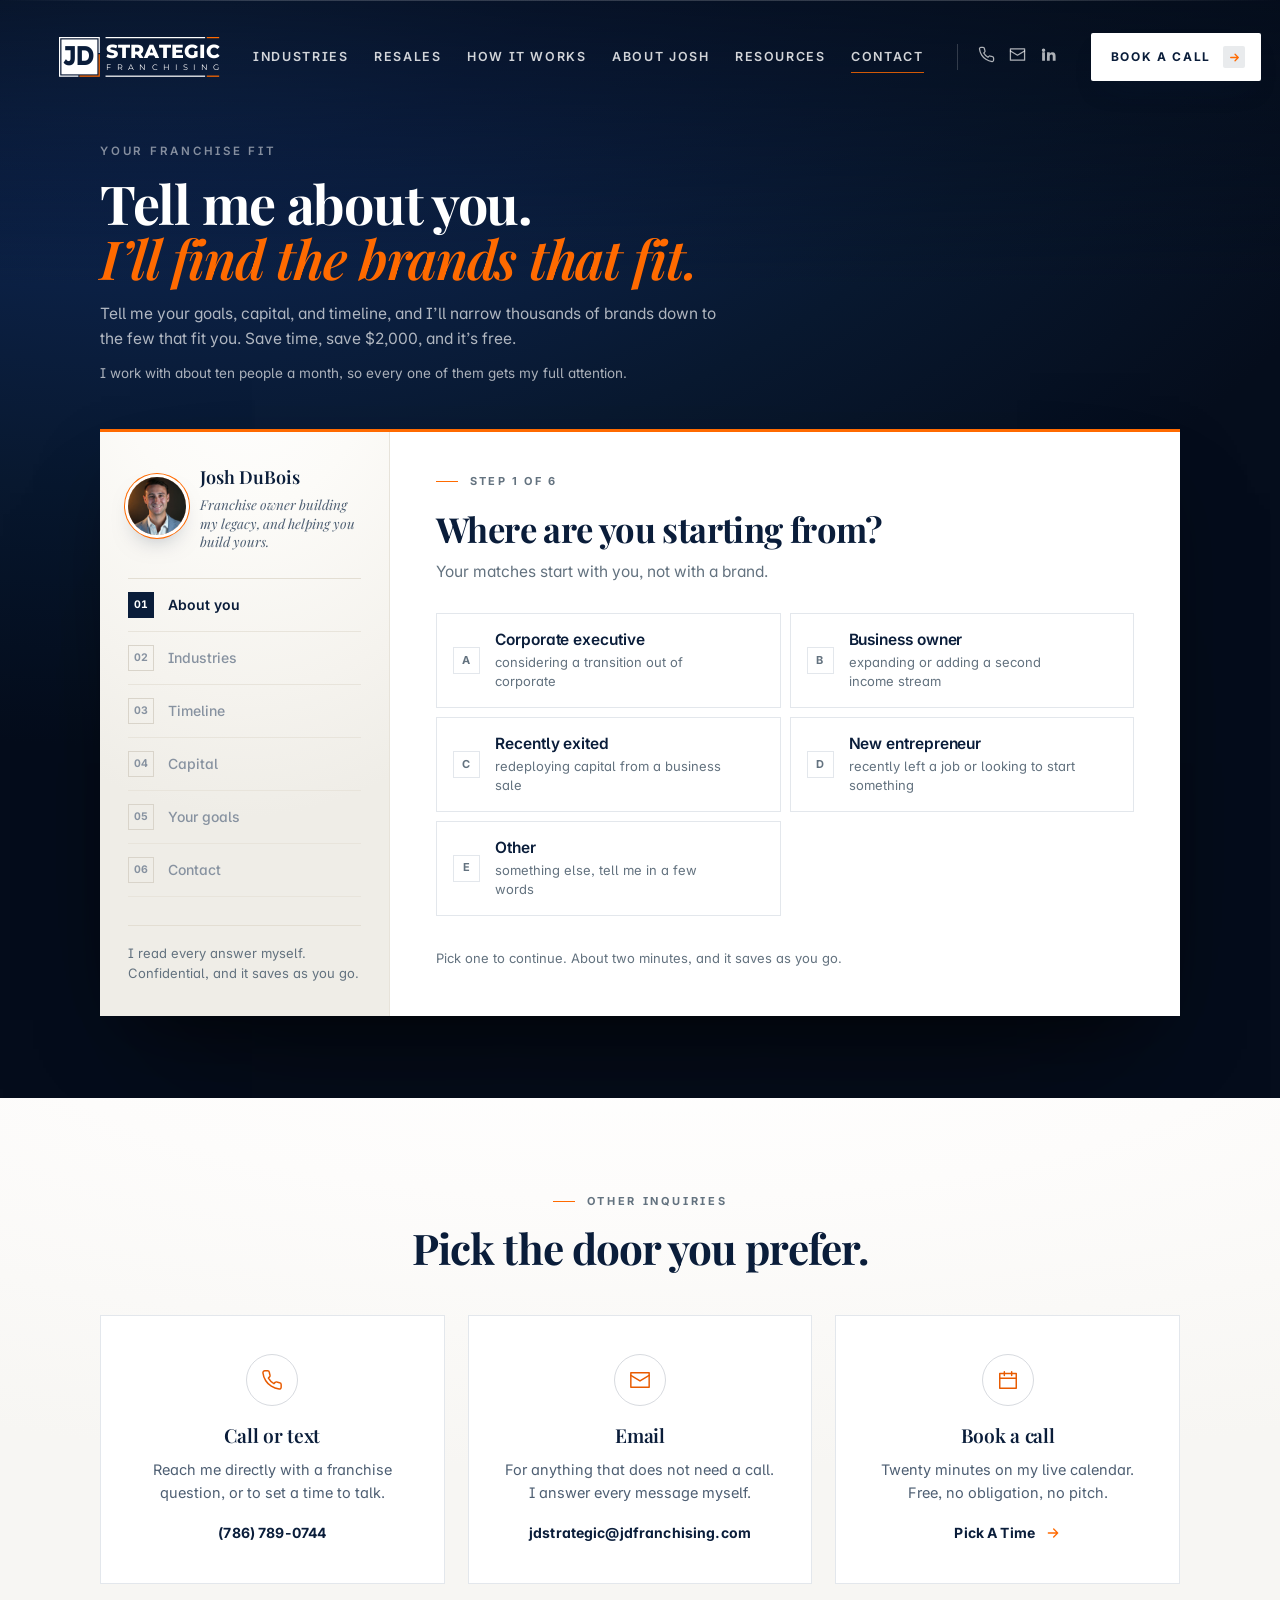
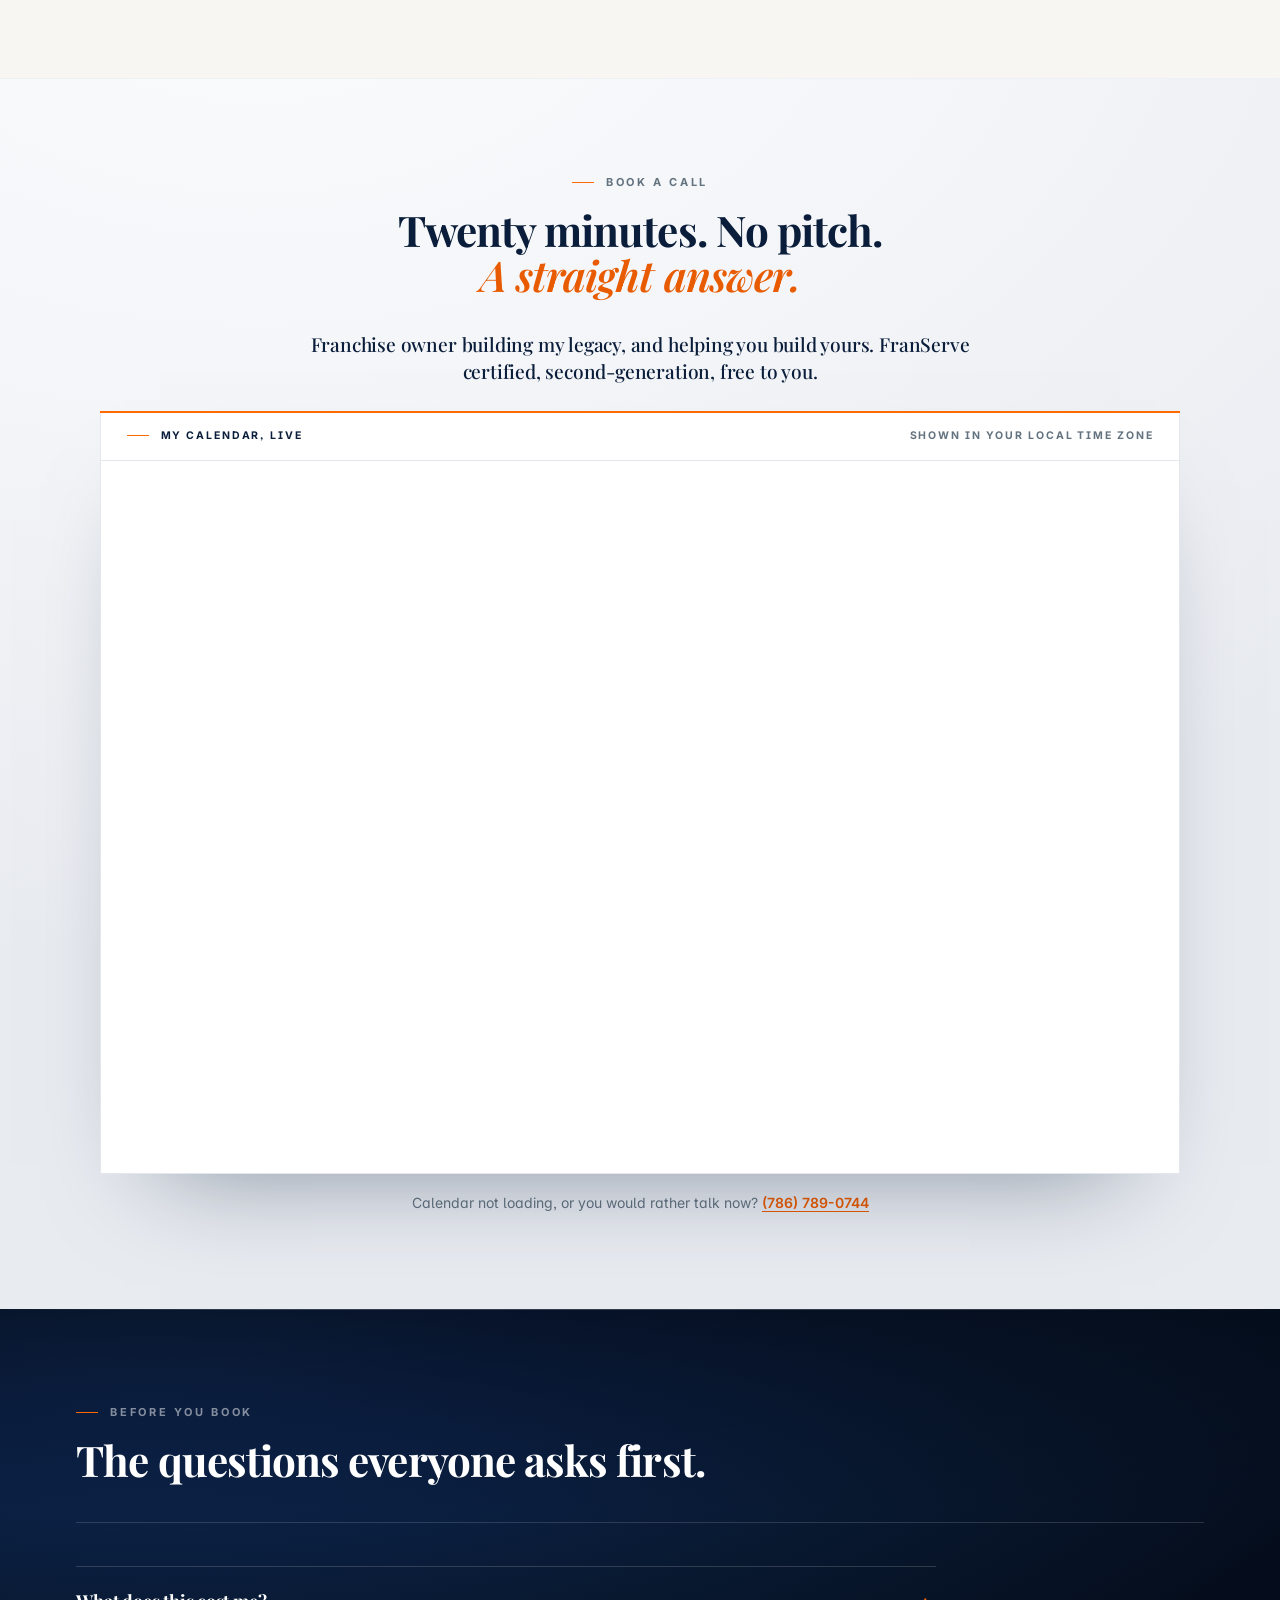
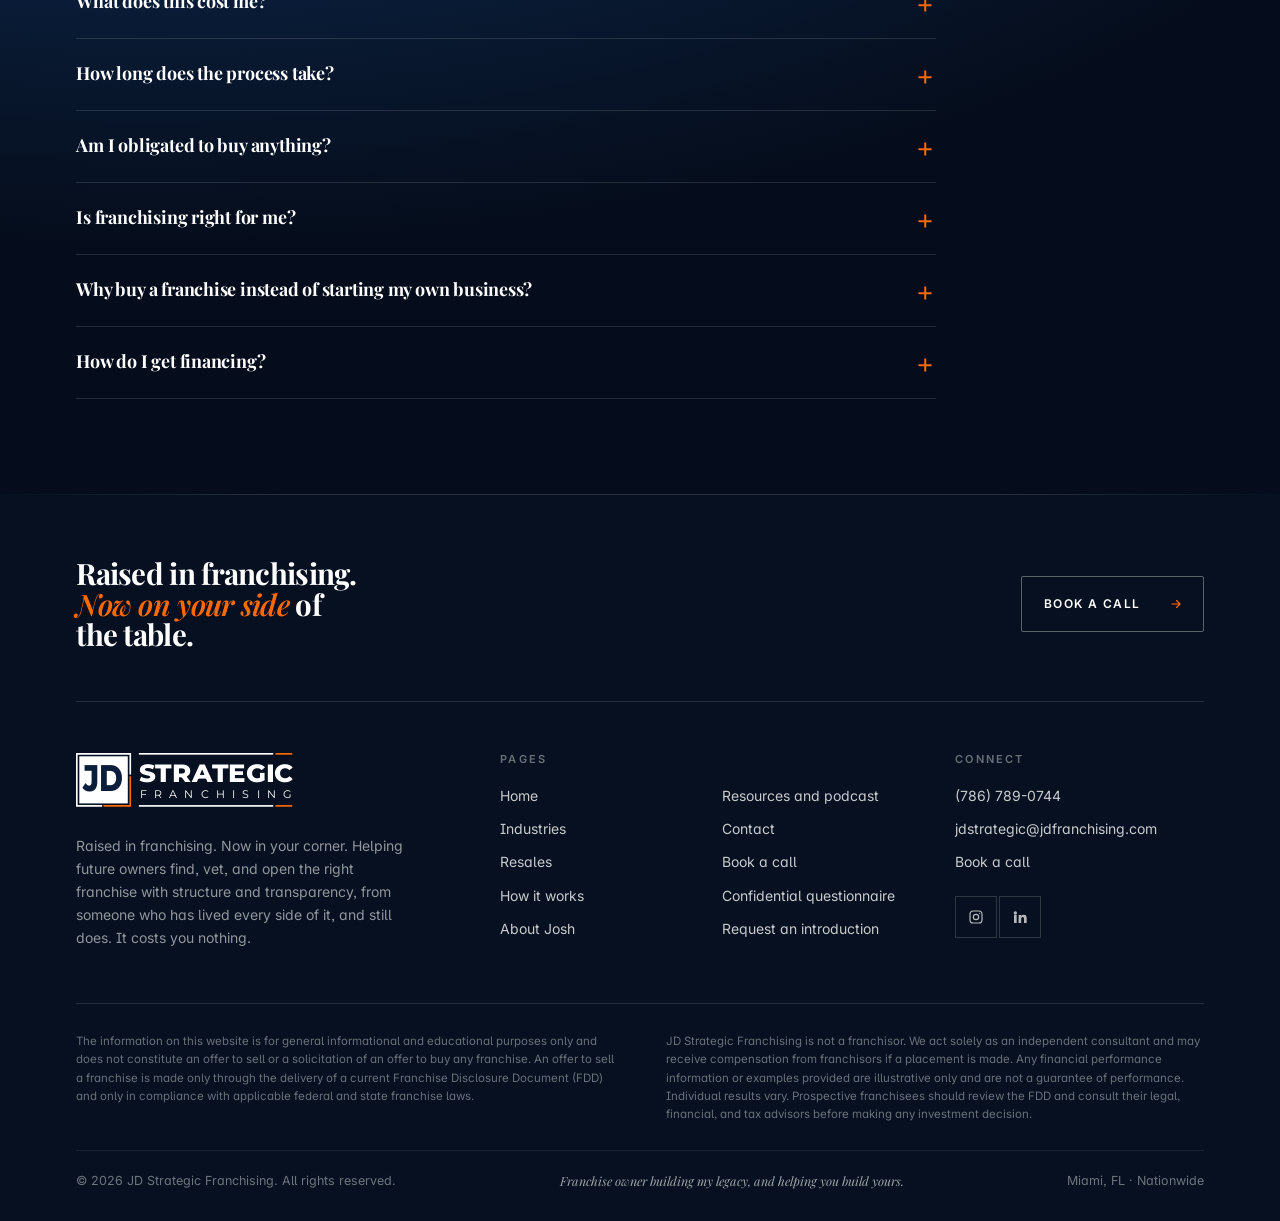
<file: contact.html>
<!doctype html>
<html lang="en">
<head>
<meta charset="utf-8">
<meta name="viewport" content="width=device-width, initial-scale=1, viewport-fit=cover">
<title>Find Your Franchise Fit or Book a Call | JD Strategic Franchising</title>
<meta name="description" content="One free conversation. We map your fit, name the categories worth your attention, and I tell you straight if this is your move.">
<meta name="theme-color" content="#0A1D3A">
<link rel="canonical" href="https://jd-strategic-site.vercel.app/contact">
<meta property="og:type" content="website">
<meta property="og:title" content="Book a Call | JD Strategic Franchising">
<meta property="og:description" content="Raised in franchising. Now on your side of the table.">
<link rel="icon" type="image/png" sizes="64x64" href="assets/favicon.png">
<link rel="apple-touch-icon" sizes="180x180" href="assets/apple-touch-icon.png">
<meta property="og:image" content="assets/og.jpg">
<meta property="og:url" content="https://jd-strategic-site.vercel.app/contact">
<meta name="twitter:card" content="summary_large_image">
<meta name="twitter:image" content="assets/og.jpg">
<link rel="preconnect" href="https://fonts.googleapis.com">
<link rel="preconnect" href="https://fonts.gstatic.com" crossorigin>
<link href="https://fonts.googleapis.com/css2?family=Playfair+Display:ital,wght@0,400..900;1,400..900&family=Inter:opsz,wght@14..32,400..700&family=Montserrat:wght@400;800&display=swap" rel="stylesheet">
<link rel="stylesheet" href="assets/site.css">
</head>
<body class="inner">
<svg width="0" height="0" style="position:absolute" aria-hidden="true">
  <symbol id="jd-mark" viewBox="0 0 1576 392">
    <path d="M0 0H400V156H388V12H12V378H190V390H0Z" fill="var(--logo-box,#0A1D3A)"/>
    <rect x="24" y="24" width="352" height="342" fill="var(--logo-box,#0A1D3A)"/>
    <text x="50" y="276" font-family="Montserrat,Inter,system-ui,sans-serif" font-weight="800" font-size="268" textLength="294" lengthAdjust="spacingAndGlyphs" fill="var(--logo-on-box,#fff)">JD</text>
    <path d="M388 168H400V390H200V378H388Z" fill="#FF6A00"/>
    <rect x="456" y="0" width="976" height="12" fill="currentColor"/>
    <rect x="1448" y="0" width="122" height="12" fill="#FF6A00"/>
    <text x="456" y="208" font-family="Montserrat,Inter,system-ui,sans-serif" font-weight="800" font-size="184" textLength="1120" lengthAdjust="spacingAndGlyphs" fill="currentColor">STRATEGIC</text>
    <text x="462" y="324" font-family="Montserrat,Inter,system-ui,sans-serif" font-weight="400" font-size="82" textLength="1106" lengthAdjust="spacing" fill="currentColor">FRANCHISING</text>
    <rect x="456" y="378" width="976" height="12" fill="currentColor"/>
    <rect x="1448" y="378" width="122" height="12" fill="#FF6A00"/>
  </symbol>
</svg>
<header class="nav" id="nav">
  <div class="nav-in">
    <a class="brand" href="/" aria-label="JD Strategic Franchising, home"><svg class="logo" role="img" aria-label="JD Strategic Franchising"><use href="#jd-mark"/></svg></a>
    <nav class="nav-links" aria-label="Primary">
      <a href="/industries">Industries</a><a href="/resales">Resales</a><a href="/process">How It Works</a><a href="/about">About Josh</a><a href="/podcast">Resources</a><a href="/contact" aria-current="page">Contact</a>
    </nav>
    <div class="nav-ic">
      <a href="tel:+17867890744" aria-label="Call Josh"><svg viewBox="0 0 24 24" fill="none" stroke="currentColor" stroke-width="1.8" stroke-linecap="round" aria-hidden="true"><path d="M22 16.9v3a2 2 0 0 1-2.2 2 19.8 19.8 0 0 1-8.6-3.1 19.5 19.5 0 0 1-6-6A19.8 19.8 0 0 1 2.1 4.2 2 2 0 0 1 4.1 2h3a2 2 0 0 1 2 1.7c.1 1 .4 1.9.7 2.8a2 2 0 0 1-.5 2.1L8.1 9.9a16 16 0 0 0 6 6l1.3-1.3a2 2 0 0 1 2.1-.4c.9.3 1.8.6 2.8.7a2 2 0 0 1 1.7 2Z"/></svg></a>
      <a href="mailto:jdstrategic@jdfranchising.com" aria-label="Email Josh"><svg viewBox="0 0 24 24" fill="none" stroke="currentColor" stroke-width="1.8" stroke-linecap="round" stroke-linejoin="round" aria-hidden="true"><rect x="2" y="4" width="20" height="16"/><path d="m2 7 10 6 10-6"/></svg></a>
      <a href="https://www.linkedin.com/in/joshhdubois" target="_blank" rel="noopener" aria-label="Josh on LinkedIn"><svg viewBox="0 0 24 24" fill="currentColor" aria-hidden="true"><path d="M4.98 3.5A2.5 2.5 0 1 1 2.5 6 2.5 2.5 0 0 1 4.98 3.5ZM3 8.98h4v12H3Zm7 0h3.8v1.64h.05A4.17 4.17 0 0 1 17.6 8.7c3.7 0 4.4 2.43 4.4 5.6v6.68h-4v-5.92c0-1.41-.03-3.22-1.97-3.22s-2.27 1.54-2.27 3.12v6.02h-4Z"/></svg></a>
    </div>
    <a class="nav-cta" href="/book">Book a Call<i aria-hidden="true"><svg viewBox="0 0 24 24" fill="none" stroke="currentColor" stroke-width="2.4" stroke-linecap="round" stroke-linejoin="round"><path d="M5 12h14M13 6l6 6-6 6"/></svg></i></a>
    <button class="burger" id="burger" aria-label="Open menu" aria-expanded="false" aria-controls="mmenu"><span></span></button>
  </div>
  
</header>
<div class="mmenu" id="mmenu">
  <a href="/">Home</a><a href="/industries">Industries</a><a href="/resales">Resales</a><a href="/process">How It Works</a><a href="/about">About Josh</a><a href="/podcast">Resources</a><a href="/contact">Contact</a><a href="/contact">Find my franchise fit</a>
  <a class="btn btn-accent" href="/book">Book a Call<svg viewBox="0 0 24 24" fill="none" stroke="currentColor" stroke-width="2" stroke-linecap="round" stroke-linejoin="round" aria-hidden="true"><path d="M5 12h14M13 6l6 6-6 6"/></svg></a>
</div>

<main id="top">
<section class="fit dark fit-page" id="fit" aria-labelledby="fitH">
  <div class="wrap">
    <div class="fit-head" data-r>
      <p class="eyebrow">Your franchise fit</p>
      <h1 id="fitH">Tell me about you. <span class="it br">I&rsquo;ll find the brands that fit.</span></h1>
      <p class="lede">Tell me your goals, capital, and timeline, and I&rsquo;ll narrow thousands of brands down to the few that fit you. Save time, save $2,000, and it&rsquo;s free.</p><p class="spots" data-spots></p>
    </div>
    <div class="fitbox fit2" data-r data-d="1">
      <aside class="fitrail" aria-label="Your progress">
        <figure class="fitwho"><img src="assets/josh/face-fit.jpg?v=20261103" width="320" height="320" alt="Josh DuBois" loading="lazy" decoding="async"><figcaption><b>Josh DuBois</b><span>Franchise owner building my legacy, and helping you build yours.</span></figcaption></figure>
        <ol class="fitsteps"><li class="on">About you</li><li>Industries</li><li>Timeline</li><li>Capital</li><li>Your goals</li><li>Contact</li></ol>
        <p class="fitrail-note">I read every answer myself. Confidential, and it saves as you go.</p>
      </aside>
      <div class="fitmain">
      <div class="fittop"><span class="fitstep">Step 1 of 6</span></div>
      <div class="fitstage" id="fitStage" aria-live="polite">
        <div class="fitfall"><p class="fithint">The short questionnaire needs JavaScript. You can start the full one instead.</p><a class="btn btn-accent" href="/questionnaire">Take The Full Questionnaire<svg viewBox="0 0 24 24" fill="none" stroke="currentColor" stroke-width="2" stroke-linecap="round" stroke-linejoin="round" aria-hidden="true"><path d="M5 12h14M13 6l6 6-6 6"/></svg></a></div>
      </div>
      </div>
    </div>
  </div>
  </div>
</section>
<section class="chapter paper" id="inquiries" aria-labelledby="ti">
  <div class="wrap">
    <div class="ch-open center" data-r><div class="ch-head"><p class="ch-run"><i></i>Other inquiries</p><h2 class="ch-title" id="ti">Pick the door you prefer.</h2></div></div>
    <div class="inq">
      <a class="inq-c" href="tel:+17867890744" data-r><span class="ic"><svg viewBox="0 0 24 24" fill="none" stroke="currentColor" stroke-width="1.6" stroke-linecap="round" aria-hidden="true"><path d="M22 16.9v3a2 2 0 0 1-2.2 2 19.8 19.8 0 0 1-8.6-3.1 19.5 19.5 0 0 1-6-6A19.8 19.8 0 0 1 2.1 4.2 2 2 0 0 1 4.1 2h3a2 2 0 0 1 2 1.7c.1 1 .4 1.9.7 2.8a2 2 0 0 1-.5 2.1L8.1 9.9a16 16 0 0 0 6 6l1.3-1.3a2 2 0 0 1 2.1-.4c.9.3 1.8.6 2.8.7a2 2 0 0 1 1.7 2Z"/></svg></span><h3>Call or text</h3><p>Reach me directly with a franchise question, or to set a time to talk.</p><b>(786) 789-0744</b></a>
      <a class="inq-c" href="mailto:jdstrategic@jdfranchising.com" data-r data-d="1"><span class="ic"><svg viewBox="0 0 24 24" fill="none" stroke="currentColor" stroke-width="1.6" stroke-linecap="round" stroke-linejoin="round" aria-hidden="true"><rect x="2" y="4" width="20" height="16"/><path d="m2 7 10 6 10-6"/></svg></span><h3>Email</h3><p>For anything that does not need a call. I answer every message myself.</p><b>jdstrategic@jdfranchising.com</b></a>
      <a class="inq-c" href="#book" data-r data-d="2"><span class="ic"><svg viewBox="0 0 24 24" fill="none" stroke="currentColor" stroke-width="1.6" stroke-linecap="round" stroke-linejoin="round" aria-hidden="true"><rect x="3" y="5" width="18" height="16"/><path d="M3 10h18M8 3v4M16 3v4"/></svg></span><h3>Book a call</h3><p>Twenty minutes on my live calendar. Free, no obligation, no pitch.</p><b>Pick A Time<svg viewBox="0 0 24 24" fill="none" stroke="currentColor" stroke-width="2" stroke-linecap="round" stroke-linejoin="round" aria-hidden="true"><path d="M5 12h14M13 6l6 6-6 6"/></svg></b></a>
    </div>
  </div>
</section>
<section class="chapter band" id="book" aria-labelledby="tb">
  <div class="wrap">
    <div class="ch-open center" data-r><div class="ch-head"><p class="ch-run"><i></i>Book a call</p><h2 class="ch-title" id="tb">Twenty minutes. No pitch. <span class="it br">A straight answer.</span></h2></div></div>
    <p class="cal-cred" data-r>Franchise owner building my legacy, and helping you build yours. FranServe certified, second-generation, free to you.</p>
    <div class="cal" data-r data-d="1">
      <div class="cal-top"><span><i></i>My calendar, live</span><span>Shown in your local time zone</span></div>
      <div class="cal-body"><iframe src="https://api.leadconnectorhq.com/widget/booking/P9QsS5fdmp3TZWbOhvYY" title="Book a call with Josh DuBois" id="P9QsS5fdmp3TZWbOhvYY_jds" scrolling="no" loading="lazy"></iframe></div>
    </div>
    <p class="book-alt" data-r>Calendar not loading, or you would rather talk now? <a class="tlink" href="tel:+17867890744">(786) 789-0744</a></p>
  </div>
</section>
<section class="chapter dark" id="faqs" aria-labelledby="tf">
  <div class="wrap">
    <div class="ch-open" data-r><div class="ch-head"><p class="ch-run"><i></i>Before you book</p><h2 class="ch-title" id="tf">The questions everyone asks first.</h2></div></div>
    <div class="faq-wrap"><div class="faq-l" id="faq" data-r data-d="1">
        <div class="faq-i"><button class="faq-q" aria-expanded="false">What does this cost me?<span class="faq-ic" aria-hidden="true"></span></button><div class="faq-a"><p>Nothing, ever. Like an executive recruiter, I&rsquo;m compensated by the franchise brands when a placement happens. You pay the same franchise fee either way, so working with me adds guidance without adding cost. In fact, you come out ahead: when you move forward with a brand I introduce you to, you get $2,000 back on total investments of $50K and up.</p></div></div>
        <div class="faq-i"><button class="faq-q" aria-expanded="false">How long does the process take?<span class="faq-ic" aria-hidden="true"></span></button><div class="faq-a"><p>Most clients go from first call to a confident decision in four to eight weeks. The pace is yours, but the process makes sure you do your full diligence, so you make an informed decision instead of a rushed one.</p></div></div>
        <div class="faq-i"><button class="faq-q" aria-expanded="false">Am I obligated to buy anything?<span class="faq-ic" aria-hidden="true"></span></button><div class="faq-a"><p>No. Every step is pressure free, and plenty of people conclude that franchising is not their move. That is a good outcome too. Better to know before the check is written.</p></div></div>
        <div class="faq-i"><button class="faq-q" aria-expanded="false">Is franchising right for me?<span class="faq-ic" aria-hidden="true"></span></button><div class="faq-a"><p>The owners who succeed tend to have a few things in common. They&rsquo;re teachable and willing to follow a proven system instead of reinventing it. They go in prepared with realistic expectations. And they believe in themselves enough to put their skills to work, because no one ever feels 100% ready. What franchising isn&rsquo;t is passive income with no involvement, especially early on. Business ownership isn&rsquo;t for everyone, and that&rsquo;s exactly what the first call is for. If it&rsquo;s not your move, I&rsquo;ll tell you.</p></div></div>
        <div class="faq-i"><button class="faq-q" aria-expanded="false">Why buy a franchise instead of starting my own business?<span class="faq-ic" aria-hidden="true"></span></button><div class="faq-a"><p>Think of it like a car. An independent owner has to build the car and keep improving it while driving it, figuring out systems, vendors, marketing, and hiring on their own. As a franchisee, the franchisor builds the car and keeps making it better with training, support, and buying power, so you can focus on driving your business forward. You&rsquo;re in business for yourself, but not by yourself.</p></div></div>
        <div class="faq-i"><button class="faq-q" aria-expanded="false">How do I get financing?<span class="faq-ic" aria-hidden="true"></span></button><div class="faq-a"><p>I connect you with trusted funding partners who specialize in franchise financing, including SBA loans, ROBS programs that let you use retirement funds, home equity lines of credit, and business lines of credit. They help you structure the capital, and together we make sure you understand not just the total investment, but the realistic working capital you&rsquo;ll need to get through ramp-up.</p></div></div>
      </div></div>
  </div>
</section>
</main>

<div class="mbar" id="mbar" aria-label="Quick actions"><a class="btn btn-accent" href="/book">Book a Call<svg viewBox="0 0 24 24" fill="none" stroke="currentColor" stroke-width="2" stroke-linecap="round" stroke-linejoin="round" aria-hidden="true"><path d="M5 12h14M13 6l6 6-6 6"/></svg></a><a class="mbar-call" href="tel:+17867890744" aria-label="Call Josh"><svg viewBox="0 0 24 24" fill="none" stroke="currentColor" stroke-width="1.8" stroke-linecap="round" aria-hidden="true"><path d="M22 16.9v3a2 2 0 0 1-2.2 2 19.8 19.8 0 0 1-8.6-3.1 19.5 19.5 0 0 1-6-6A19.8 19.8 0 0 1 2.1 4.2 2 2 0 0 1 4.1 2h3a2 2 0 0 1 2 1.7c.1 1 .4 1.9.7 2.8a2 2 0 0 1-.5 2.1L8.1 9.9a16 16 0 0 0 6 6l1.3-1.3a2 2 0 0 1 2.1-.4c.9.3 1.8.6 2.8.7a2 2 0 0 1 1.7 2Z"/></svg></a></div>
<footer class="foot">
  <div class="wrap">
    <div class="foot-top">
      <p class="foot-line">Raised in franchising. <span>Now on your side</span> of the table.</p>
      <a class="btn btn-ghost" href="/book">Book a Call<svg viewBox="0 0 24 24" fill="none" stroke="currentColor" stroke-width="2" stroke-linecap="round" stroke-linejoin="round" aria-hidden="true"><path d="M5 12h14M13 6l6 6-6 6"/></svg></a>
    </div>
    <div class="foot-g">
      <div class="foot-brand"><a class="brand" href="/"><svg class="logo" role="img" aria-label="JD Strategic Franchising"><use href="#jd-mark"/></svg></a><p>Raised in franchising. Now in your corner. Helping future owners find, vet, and open the right franchise with structure and transparency, from someone who has lived every side of it, and still does. It costs you nothing.</p></div>
      <div><h4>Pages</h4><ul><li><a href="/">Home</a></li><li><a href="/industries">Industries</a></li><li><a href="/resales">Resales</a></li><li><a href="/process">How it works</a></li><li><a href="/about">About Josh</a></li><li><a href="/podcast">Resources and podcast</a></li><li><a href="/contact">Contact</a></li><li><a href="/book">Book a call</a></li><li><a href="/questionnaire">Confidential questionnaire</a></li><li><a href="/request">Request an introduction</a></li></ul></div>
      <div><h4>Connect</h4><ul><li><a href="tel:+17867890744">(786) 789-0744</a></li><li><a href="mailto:jdstrategic@jdfranchising.com">jdstrategic@jdfranchising.com</a></li><li><a href="#book">Book a call</a></li></ul>
        <div class="fsoc"><a href="https://www.instagram.com/jdstrategic" target="_blank" rel="noopener" aria-label="JD Strategic on Instagram"><svg viewBox="0 0 24 24" fill="none" stroke="currentColor" stroke-width="1.8" aria-hidden="true"><rect x="3" y="3" width="18" height="18" rx="5"/><circle cx="12" cy="12" r="4"/><circle cx="17.5" cy="6.5" r="1" fill="currentColor" stroke="none"/></svg></a><a href="https://www.linkedin.com/in/joshhdubois" target="_blank" rel="noopener" aria-label="Josh DuBois on LinkedIn"><svg viewBox="0 0 24 24" fill="currentColor" aria-hidden="true"><path d="M4.98 3.5A2.5 2.5 0 1 1 2.5 6 2.5 2.5 0 0 1 4.98 3.5ZM3 8.98h4v12H3Zm7 0h3.8v1.64h.05A4.17 4.17 0 0 1 17.6 8.7c3.7 0 4.4 2.43 4.4 5.6v6.68h-4v-5.92c0-1.41-.03-3.22-1.97-3.22s-2.27 1.54-2.27 3.12v6.02h-4Z"/></svg></a></div></div>
    </div>
    <div class="flegal"><p>The information on this website is for general informational and educational purposes only and does not constitute an offer to sell or a solicitation of an offer to buy any franchise. An offer to sell a franchise is made only through the delivery of a current Franchise Disclosure Document (FDD) and only in compliance with applicable federal and state franchise laws.</p><p>JD Strategic Franchising is not a franchisor. We act solely as an independent consultant and may receive compensation from franchisors if a placement is made. Any financial performance information or examples provided are illustrative only and are not a guarantee of performance. Individual results vary. Prospective franchisees should review the FDD and consult their legal, financial, and tax advisors before making any investment decision.</p></div>
    <div class="fcopy"><span>&copy; 2026 JD Strategic Franchising. All rights reserved.</span><span class="fsig">Franchise owner building my legacy, and helping you build yours.</span><span>Miami, FL &middot; Nationwide</span></div>
  </div>
</footer>
<script src="https://link.msgsndr.com/js/form_embed.js" defer></script>
<script src="assets/site.js"></script>
<!-- GHL chat widget (2026-11-12) -->
<script src="https://widgets.leadconnectorhq.com/loader.js" data-resources-url="https://widgets.leadconnectorhq.com/chat-widget/loader.js" data-widget-id="6af5c9ba8cb30d103837bfd6"></script>
</body>
</html>
</file>
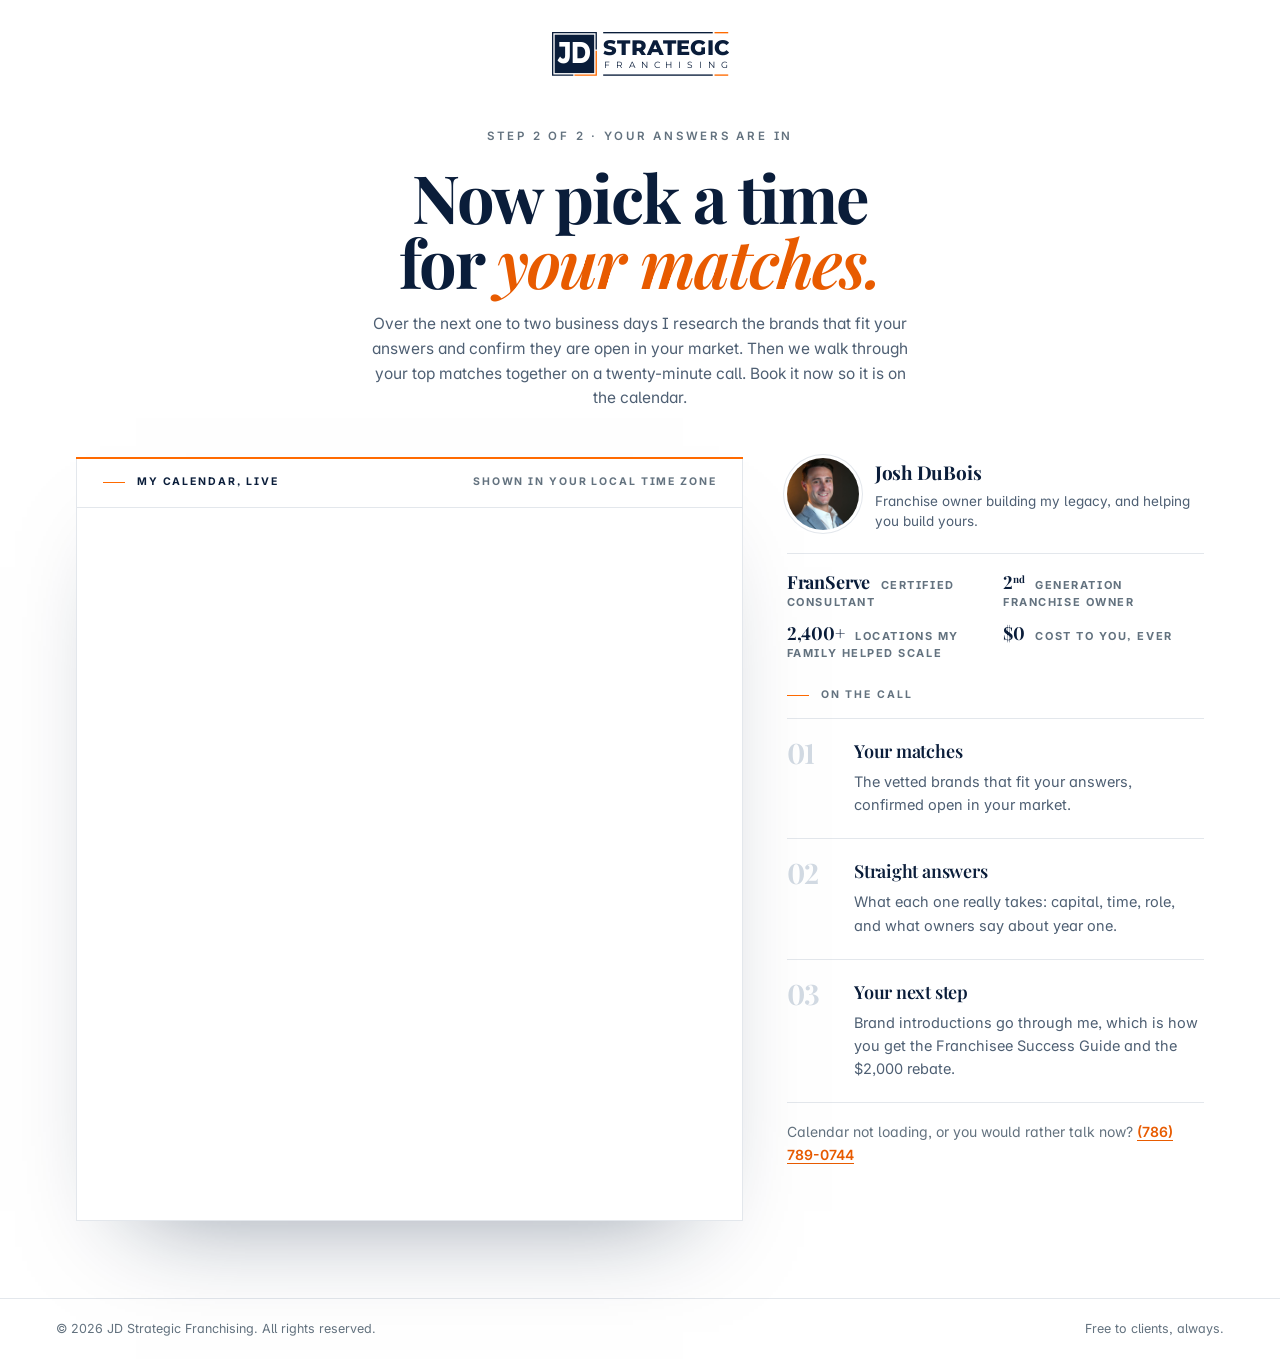
<file: fit-call.html>
<!doctype html>
<html lang="en">
<head>
<meta charset="utf-8">
<meta name="viewport" content="width=device-width, initial-scale=1, viewport-fit=cover">
<title>Your Answers Are In | JD Strategic Franchising</title>
<meta name="robots" content="noindex">
<meta name="description" content="Book a free twenty-minute call with Josh DuBois, a second-generation franchise owner and FranServe certified franchise coach. No pitch, no obligation.">
<meta name="theme-color" content="#0A1D3A">
<link rel="canonical" href="https://jdfranchising.com/fit-call">
<meta property="og:type" content="website">
<meta property="og:title" content="Book a Call with Josh DuBois | JD Strategic Franchising">
<meta property="og:description" content="Raised in franchising. Now on your side of the table.">
<link rel="icon" type="image/png" sizes="64x64" href="assets/favicon.png">
<link rel="apple-touch-icon" sizes="180x180" href="assets/apple-touch-icon.png">
<meta property="og:image" content="assets/og.jpg">
<meta property="og:url" content="https://jdfranchising.com/fit-call">
<meta name="twitter:card" content="summary_large_image">
<meta name="twitter:image" content="assets/og.jpg">
<link rel="preconnect" href="https://fonts.googleapis.com">
<link rel="preconnect" href="https://fonts.gstatic.com" crossorigin>
<link href="https://fonts.googleapis.com/css2?family=Playfair+Display:ital,wght@0,400..900;1,400..900&family=Inter:opsz,wght@14..32,400..700&family=Montserrat:wght@400;800&display=swap" rel="stylesheet">
<link rel="stylesheet" href="assets/site.css">
</head>
<body>
<svg width="0" height="0" style="position:absolute" aria-hidden="true">
  <symbol id="jd-mark" viewBox="0 0 1576 392">
    <path d="M0 0H400V156H388V12H12V378H190V390H0Z" fill="var(--logo-box,#0A1D3A)"/>
    <rect x="24" y="24" width="352" height="342" fill="var(--logo-box,#0A1D3A)"/>
    <text x="50" y="276" font-family="Montserrat,Inter,system-ui,sans-serif" font-weight="800" font-size="268" textLength="294" lengthAdjust="spacingAndGlyphs" fill="var(--logo-on-box,#fff)">JD</text>
    <path d="M388 168H400V390H200V378H388Z" fill="#FF6A00"/>
    <rect x="456" y="0" width="976" height="12" fill="currentColor"/>
    <rect x="1448" y="0" width="122" height="12" fill="#FF6A00"/>
    <text x="456" y="208" font-family="Montserrat,Inter,system-ui,sans-serif" font-weight="800" font-size="184" textLength="1120" lengthAdjust="spacingAndGlyphs" fill="currentColor">STRATEGIC</text>
    <text x="462" y="324" font-family="Montserrat,Inter,system-ui,sans-serif" font-weight="400" font-size="82" textLength="1106" lengthAdjust="spacing" fill="currentColor">FRANCHISING</text>
    <rect x="456" y="378" width="976" height="12" fill="currentColor"/>
    <rect x="1448" y="378" width="122" height="12" fill="#FF6A00"/>
  </symbol>
</svg>

<main id="top" class="bookpage">
<header class="plate"><a class="brand" href="/" aria-label="JD Strategic Franchising, home"><svg class="logo" role="img" aria-label="JD Strategic Franchising"><use href="#jd-mark"/></svg></a></header>
<section class="bk" aria-labelledby="ph">
  <div class="wrap">
    <div class="bk-head">
      <p class="eyebrow">Step 2 of 2 &middot; Your answers are in</p>
      <h1 id="ph"><span data-first>Now</span> pick a time for <span class="it">your matches.</span></h1>
      <p class="lede">Over the next one to two business days I research the brands that fit your answers and confirm they are open in your market. Then we walk through your top matches together on a twenty-minute call. Book it now so it is on the calendar.</p>
    </div>
    <div class="bk-grid">
      <div class="cal">
        <div class="cal-top"><span><i></i>My calendar, live</span><span>Shown in your local time zone</span></div>
        <div class="cal-body"><iframe src="https://api.leadconnectorhq.com/widget/booking/P9QsS5fdmp3TZWbOhvYY" title="Book a call with Josh DuBois" id="P9QsS5fdmp3TZWbOhvYY_book" scrolling="no"></iframe></div>
      </div>
      <aside class="bk-rail" aria-label="Who you are booking with">
        <figure class="bk-who"><img src="assets/josh/face-book.jpg?v=20261103" width="320" height="320" alt="Josh DuBois"><figcaption><b>Josh DuBois</b><span>Franchise owner building my legacy, and helping you build yours.</span></figcaption></figure>
        <ul class="bk-cred"><li><b>FranServe</b> certified consultant</li><li><b>2<sup>nd</sup></b> generation franchise owner</li><li><b>2,400+</b> locations my family helped scale</li><li><b>$0</b> cost to you, ever</li></ul>
        <p class="pod-k">On the call</p>
        <ol class="steps3">
          <li><span class="numbig">01</span><div><h3>Your matches</h3><p>The vetted brands that fit your answers, confirmed open in your market.</p></div></li>
          <li><span class="numbig">02</span><div><h3>Straight answers</h3><p>What each one really takes: capital, time, role, and what owners say about year one.</p></div></li>
          <li><span class="numbig">03</span><div><h3>Your next step</h3><p>Brand introductions go through me, which is how you get the Franchisee Success Guide and the $2,000 rebate.</p></div></li>
        </ol>
        <p class="book-alt" style="text-align:left">Calendar not loading, or you would rather talk now? <a class="tlink" href="tel:+17867890744">(786) 789-0744</a></p>
      </aside>
    </div>
  </div>
</section>
</main>
<footer class="plate-foot"><span>&copy; 2026 JD Strategic Franchising. All rights reserved.</span><span>Free to clients, always.</span></footer>
<script>
/* prefill the calendar with what the fit finder just collected (same-origin localStorage, never the URL bar) */
(function(){
  var d; try{ d=JSON.parse(localStorage.getItem('jds_fit_last')||'null'); }catch(e){ d=null; }
  if(!d) return;
  if(d.first){ var f=document.querySelector('[data-first]'); if(f) f.textContent=d.first+', now'; }
  var fr=document.getElementById('P9QsS5fdmp3TZWbOhvYY_book'); if(!fr) return;
  var q=[]; [['first_name',d.first],['last_name',d.last],['email',d.email],['phone',d.phone]].forEach(function(p){ if(p[1]) q.push(p[0]+'='+encodeURIComponent(p[1])); });
  if(q.length) fr.src=fr.src+'?'+q.join('&');
})();
</script>
<script src="https://link.msgsndr.com/js/form_embed.js" defer></script>

<script src="assets/site.js"></script>
</body>
</html>
</file>
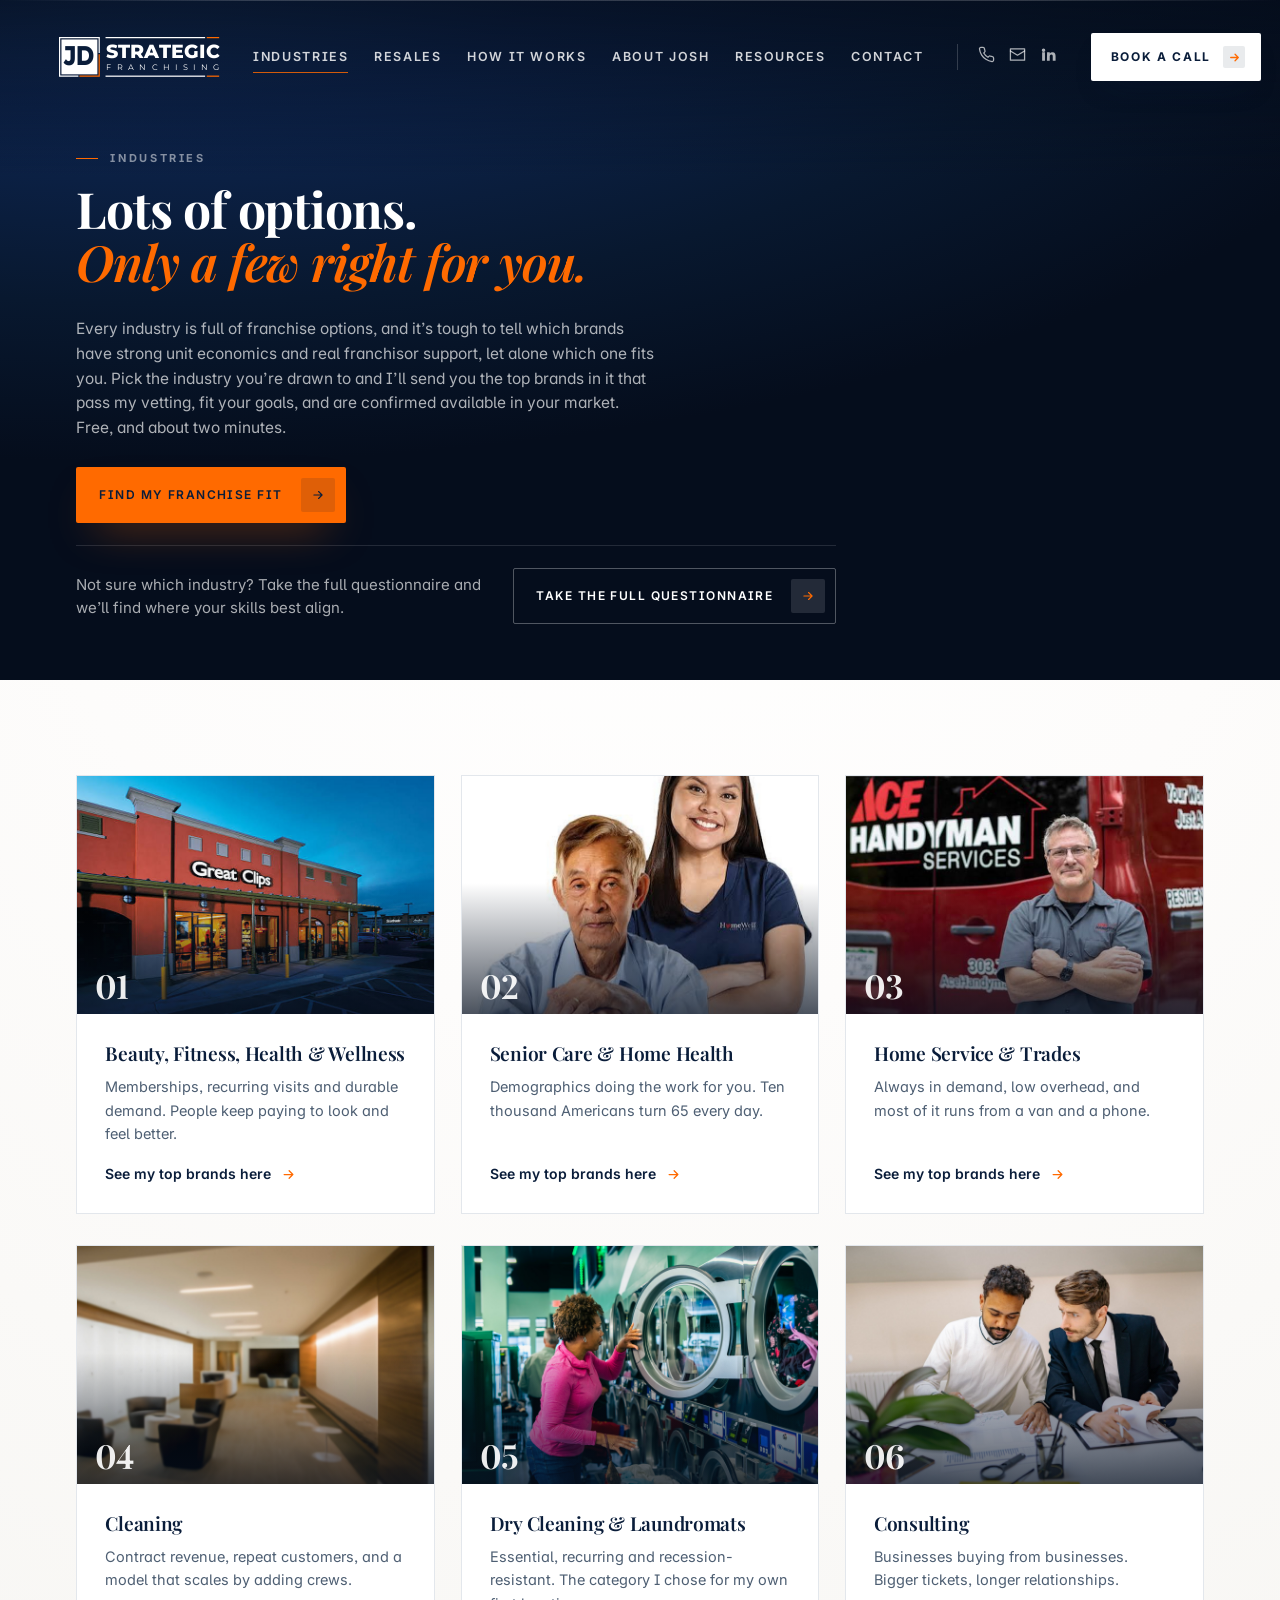
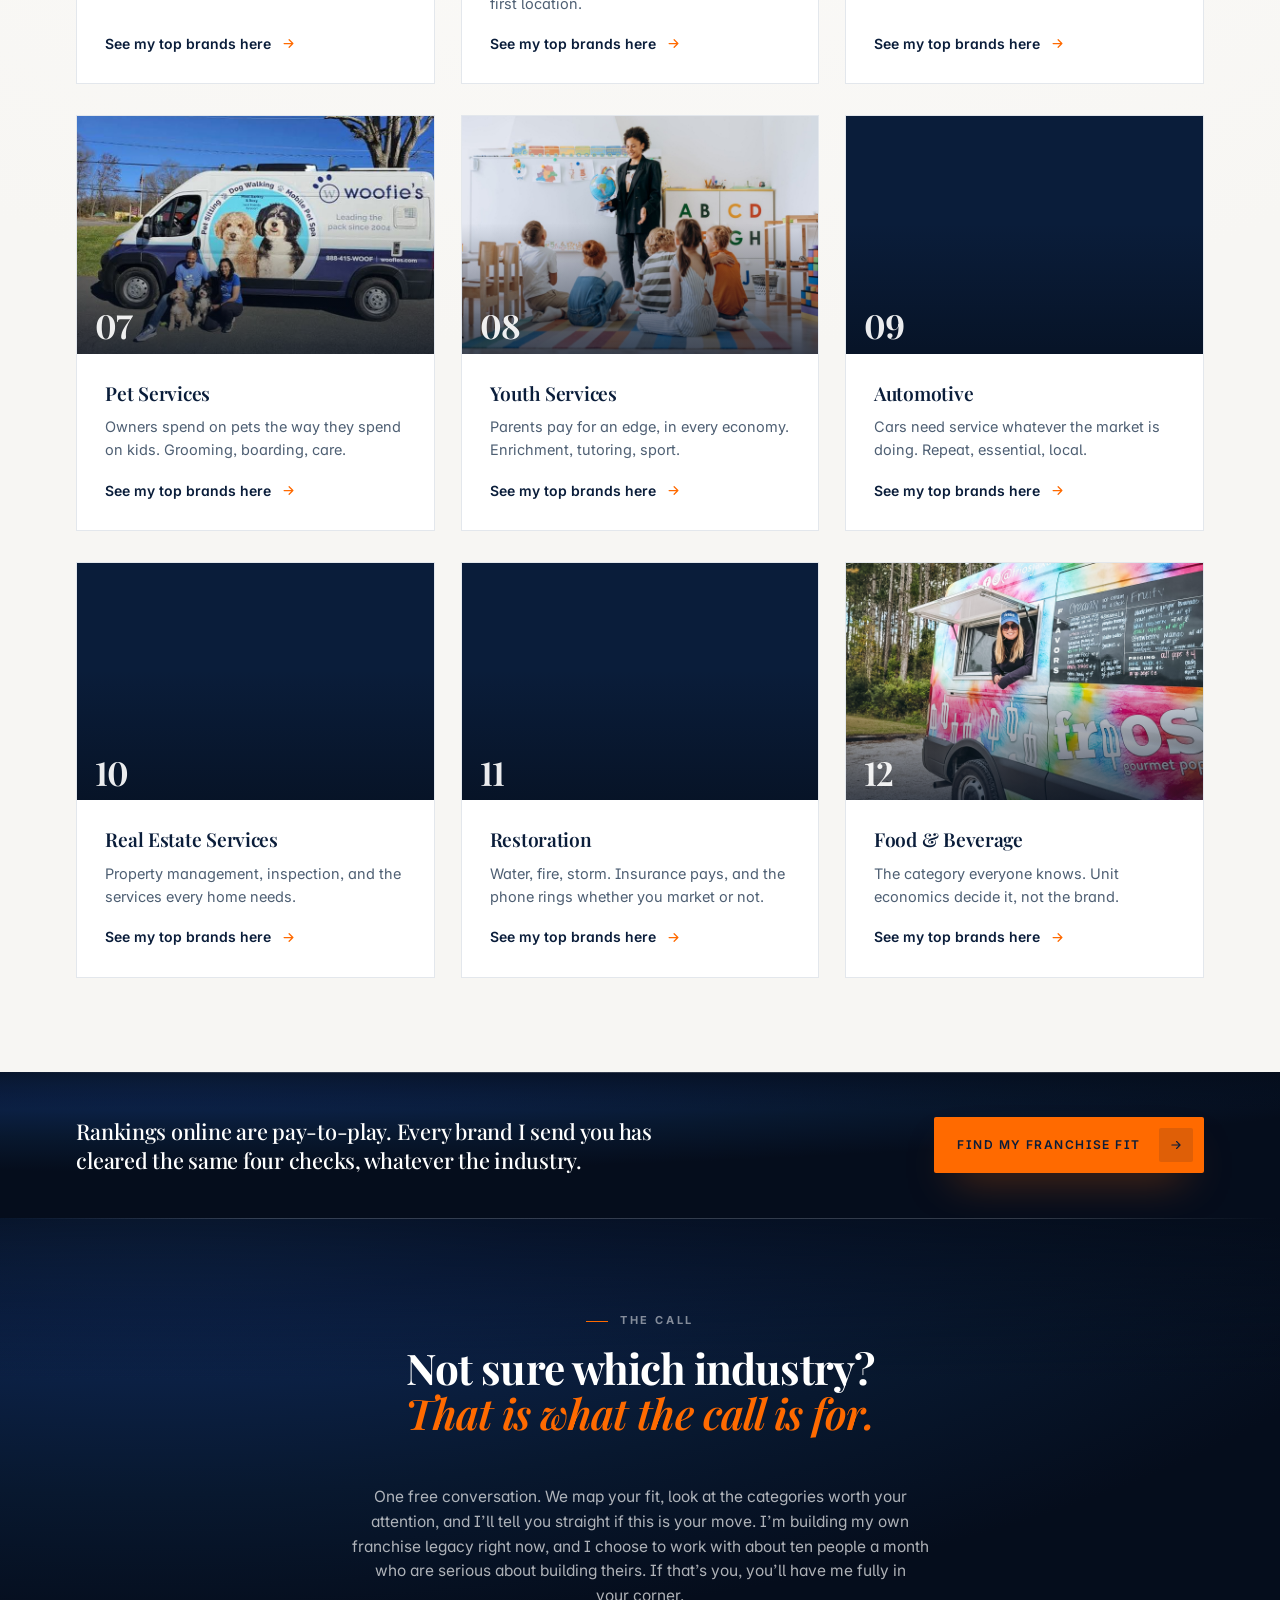
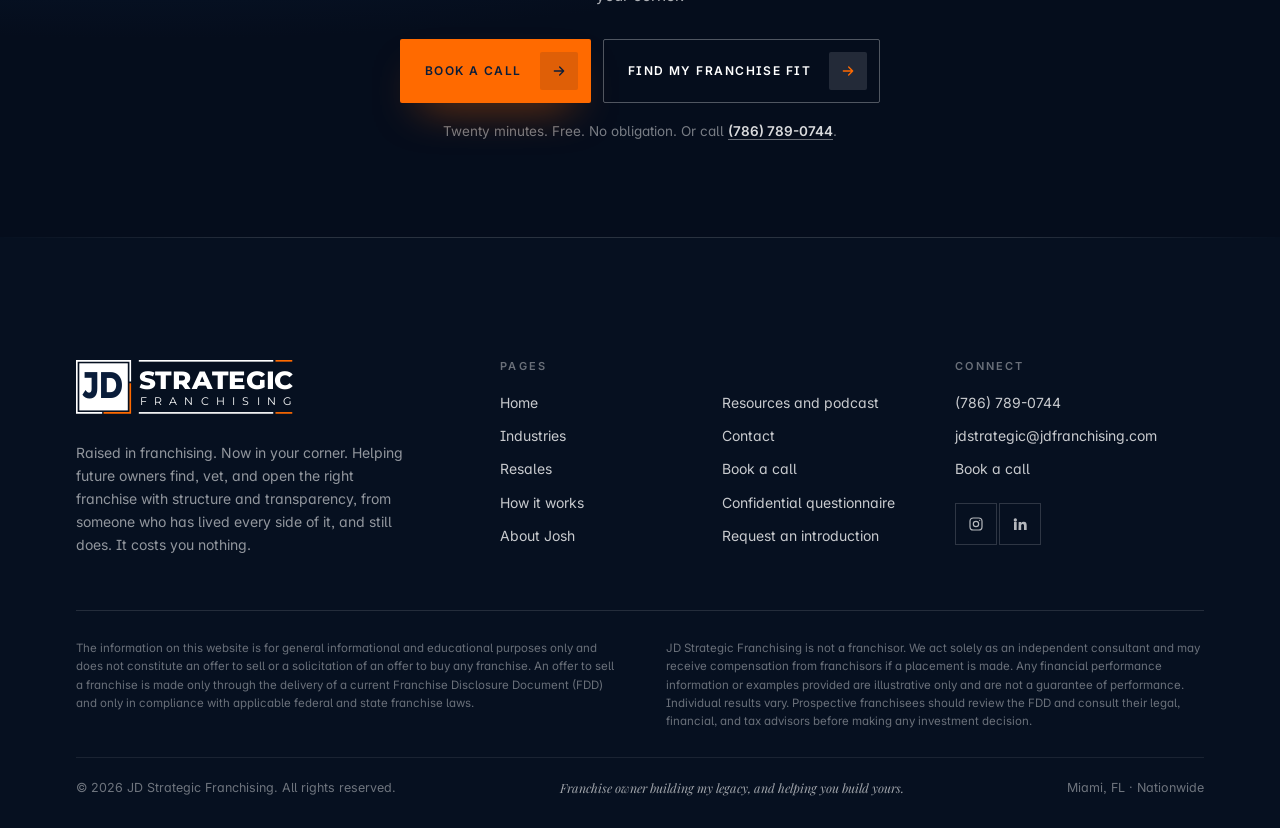
<file: industries.html>
<!doctype html>
<html lang="en">
<head>
<meta charset="utf-8">
<meta name="viewport" content="width=device-width, initial-scale=1, viewport-fit=cover">
<title>Franchise Industries Worth Your Attention | JD Strategic Franchising</title>
<meta name="description" content="Twelve franchise industries, and the top vetted brands in each for your market. Pick one and Josh DuBois sends you the brands that cleared his criteria. Free.">
<meta name="theme-color" content="#0A1D3A">
<link rel="canonical" href="https://jdfranchising.com/industries">
<meta property="og:type" content="website">
<meta property="og:title" content="Franchise Industries Worth Your Attention | JD Strategic Franchising">
<meta property="og:description" content="Raised in franchising. Now on your side of the table.">
<link rel="icon" type="image/png" sizes="64x64" href="assets/favicon.png">
<link rel="apple-touch-icon" sizes="180x180" href="assets/apple-touch-icon.png">
<meta property="og:image" content="assets/og.jpg">
<meta property="og:url" content="https://jdfranchising.com/industries">
<meta name="twitter:card" content="summary_large_image">
<meta name="twitter:image" content="assets/og.jpg">
<link rel="preconnect" href="https://fonts.googleapis.com">
<link rel="preconnect" href="https://fonts.gstatic.com" crossorigin>
<link href="https://fonts.googleapis.com/css2?family=Playfair+Display:ital,wght@0,400..900;1,400..900&family=Inter:opsz,wght@14..32,400..700&family=Montserrat:wght@400;800&display=swap" rel="stylesheet">
<link rel="stylesheet" href="assets/site.css">
</head>
<body>
<svg width="0" height="0" style="position:absolute" aria-hidden="true">
  <symbol id="jd-mark" viewBox="0 0 1576 392">
    <path d="M0 0H400V156H388V12H12V378H190V390H0Z" fill="var(--logo-box,#0A1D3A)"/>
    <rect x="24" y="24" width="352" height="342" fill="var(--logo-box,#0A1D3A)"/>
    <text x="50" y="276" font-family="Montserrat,Inter,system-ui,sans-serif" font-weight="800" font-size="268" textLength="294" lengthAdjust="spacingAndGlyphs" fill="var(--logo-on-box,#fff)">JD</text>
    <path d="M388 168H400V390H200V378H388Z" fill="#FF6A00"/>
    <rect x="456" y="0" width="976" height="12" fill="currentColor"/>
    <rect x="1448" y="0" width="122" height="12" fill="#FF6A00"/>
    <text x="456" y="208" font-family="Montserrat,Inter,system-ui,sans-serif" font-weight="800" font-size="184" textLength="1120" lengthAdjust="spacingAndGlyphs" fill="currentColor">STRATEGIC</text>
    <text x="462" y="324" font-family="Montserrat,Inter,system-ui,sans-serif" font-weight="400" font-size="82" textLength="1106" lengthAdjust="spacing" fill="currentColor">FRANCHISING</text>
    <rect x="456" y="378" width="976" height="12" fill="currentColor"/>
    <rect x="1448" y="378" width="122" height="12" fill="#FF6A00"/>
  </symbol>
</svg>
<header class="nav" id="nav">
  <div class="nav-in">
    <a class="brand" href="/" aria-label="JD Strategic Franchising, home"><svg class="logo" role="img" aria-label="JD Strategic Franchising"><use href="#jd-mark"/></svg></a>
    <nav class="nav-links" aria-label="Primary">
      <a href="/industries" aria-current="page">Industries</a><a href="/resales">Resales</a><a href="/process">How It Works</a><a href="/about">About Josh</a><a href="/podcast">Resources</a><a href="/contact">Contact</a>
    </nav>
    <div class="nav-ic">
      <a href="tel:+17867890744" aria-label="Call Josh"><svg viewBox="0 0 24 24" fill="none" stroke="currentColor" stroke-width="1.8" stroke-linecap="round" aria-hidden="true"><path d="M22 16.9v3a2 2 0 0 1-2.2 2 19.8 19.8 0 0 1-8.6-3.1 19.5 19.5 0 0 1-6-6A19.8 19.8 0 0 1 2.1 4.2 2 2 0 0 1 4.1 2h3a2 2 0 0 1 2 1.7c.1 1 .4 1.9.7 2.8a2 2 0 0 1-.5 2.1L8.1 9.9a16 16 0 0 0 6 6l1.3-1.3a2 2 0 0 1 2.1-.4c.9.3 1.8.6 2.8.7a2 2 0 0 1 1.7 2Z"/></svg></a>
      <a href="mailto:jdstrategic@jdfranchising.com" aria-label="Email Josh"><svg viewBox="0 0 24 24" fill="none" stroke="currentColor" stroke-width="1.8" stroke-linecap="round" stroke-linejoin="round" aria-hidden="true"><rect x="2" y="4" width="20" height="16"/><path d="m2 7 10 6 10-6"/></svg></a>
      <a href="https://www.linkedin.com/in/joshhdubois" target="_blank" rel="noopener" aria-label="Josh on LinkedIn"><svg viewBox="0 0 24 24" fill="currentColor" aria-hidden="true"><path d="M4.98 3.5A2.5 2.5 0 1 1 2.5 6 2.5 2.5 0 0 1 4.98 3.5ZM3 8.98h4v12H3Zm7 0h3.8v1.64h.05A4.17 4.17 0 0 1 17.6 8.7c3.7 0 4.4 2.43 4.4 5.6v6.68h-4v-5.92c0-1.41-.03-3.22-1.97-3.22s-2.27 1.54-2.27 3.12v6.02h-4Z"/></svg></a>
    </div>
    <a class="nav-cta" href="/book">Book a Call<i aria-hidden="true"><svg viewBox="0 0 24 24" fill="none" stroke="currentColor" stroke-width="2.4" stroke-linecap="round" stroke-linejoin="round"><path d="M5 12h14M13 6l6 6-6 6"/></svg></i></a>
    <button class="burger" id="burger" aria-label="Open menu" aria-expanded="false" aria-controls="mmenu"><span></span></button>
  </div>
  
</header>
<div class="mmenu" id="mmenu">
  <a href="/">Home</a><a href="/industries">Industries</a><a href="/resales">Resales</a><a href="/process">How It Works</a><a href="/about">About Josh</a><a href="/podcast">Resources</a><a href="/contact">Contact</a><a href="/contact">Find my franchise fit</a>
  <a class="btn btn-accent" href="/book">Book a Call<svg viewBox="0 0 24 24" fill="none" stroke="currentColor" stroke-width="2" stroke-linecap="round" stroke-linejoin="round" aria-hidden="true"><path d="M5 12h14M13 6l6 6-6 6"/></svg></a>
</div>
<main id="top">
<section class="page-head dark" aria-labelledby="ph">
  <div class="wrap"><div class="ch-open"><div class="ch-head"><p class="ch-run"><i></i>Industries</p><h1 class="ch-title" id="ph">Lots of options. <span class="it br">Only a few right for you.</span></h1></div></div>
  <p class="lede">Every industry is full of franchise options, and it&rsquo;s tough to tell which brands have strong unit economics and real franchisor support, let alone which one fits you. Pick the industry you&rsquo;re drawn to and I&rsquo;ll send you the top brands in it that pass my vetting, fit your goals, and are confirmed available in your market. Free, and about two minutes.</p>
  <div class="ph-act"><a class="btn btn-accent" href="/contact">Find My Franchise Fit<svg viewBox="0 0 24 24" fill="none" stroke="currentColor" stroke-width="2" stroke-linecap="round" stroke-linejoin="round" aria-hidden="true"><path d="M5 12h14M13 6l6 6-6 6"/></svg></a></div>
  <div class="ph-alt"><p>Not sure which industry? Take the full questionnaire and we&rsquo;ll find where your skills best align.</p><a class="btn btn-ghost" href="/questionnaire">Take The Full Questionnaire<svg viewBox="0 0 24 24" fill="none" stroke="currentColor" stroke-width="2" stroke-linecap="round" stroke-linejoin="round" aria-hidden="true"><path d="M5 12h14M13 6l6 6-6 6"/></svg></a></div></div>
</section>
<section class="chapter paper" id="list" aria-label="Industries">
  <div class="wrap">
    <ul class="indgrid">
      <li><a class="ind" href="/contact?cat=Health,%20Wellness%20%26%20Beauty" data-r><span class="thumb"><img src="assets/ind/beauty.jpg" width="1500" height="1000" alt="Beauty, Fitness, Health &amp; Wellness" loading="lazy" decoding="async"><span class="numbig">01</span></span><span class="body"><h3>Beauty, Fitness, Health &amp; Wellness</h3><p>Memberships, recurring visits and durable demand. People keep paying to look and feel better.</p><b>See my top brands here<svg viewBox="0 0 24 24" fill="none" stroke="currentColor" stroke-width="2" stroke-linecap="round" stroke-linejoin="round" aria-hidden="true"><path d="M5 12h14M13 6l6 6-6 6"/></svg></b></span></a></li>
      <li><a class="ind" href="/contact?cat=Senior%20Care" data-r data-d="1"><span class="thumb"><img src="assets/ind/senior.jpg" width="1500" height="1000" alt="Senior Care &amp; Home Health" loading="lazy" decoding="async"><span class="numbig">02</span></span><span class="body"><h3>Senior Care &amp; Home Health</h3><p>Demographics doing the work for you. Ten thousand Americans turn 65 every day.</p><b>See my top brands here<svg viewBox="0 0 24 24" fill="none" stroke="currentColor" stroke-width="2" stroke-linecap="round" stroke-linejoin="round" aria-hidden="true"><path d="M5 12h14M13 6l6 6-6 6"/></svg></b></span></a></li>
      <li><a class="ind" href="/contact?cat=Home%20Improvement%20%26%20Services" data-r data-d="2"><span class="thumb"><img src="assets/ind/home.jpg" width="1500" height="1000" alt="Home Service &amp; Trades" loading="lazy" decoding="async"><span class="numbig">03</span></span><span class="body"><h3>Home Service &amp; Trades</h3><p>Always in demand, low overhead, and most of it runs from a van and a phone.</p><b>See my top brands here<svg viewBox="0 0 24 24" fill="none" stroke="currentColor" stroke-width="2" stroke-linecap="round" stroke-linejoin="round" aria-hidden="true"><path d="M5 12h14M13 6l6 6-6 6"/></svg></b></span></a></li>
      <li><a class="ind" href="/contact?cat=Cleaning%20Services" data-r><span class="thumb"><img src="assets/ind/cleaning.jpg" width="1500" height="1000" alt="Cleaning" loading="lazy" decoding="async"><span class="numbig">04</span></span><span class="body"><h3>Cleaning</h3><p>Contract revenue, repeat customers, and a model that scales by adding crews.</p><b>See my top brands here<svg viewBox="0 0 24 24" fill="none" stroke="currentColor" stroke-width="2" stroke-linecap="round" stroke-linejoin="round" aria-hidden="true"><path d="M5 12h14M13 6l6 6-6 6"/></svg></b></span></a></li>
      <li><a class="ind" href="/contact?cat=Laundry%20%26%20Dry%20Cleaning" data-r data-d="1"><span class="thumb"><img src="assets/ind/laundry.jpg" width="1500" height="1000" alt="Dry Cleaning &amp; Laundromats" loading="lazy" decoding="async"><span class="numbig">05</span></span><span class="body"><h3>Dry Cleaning &amp; Laundromats</h3><p>Essential, recurring and recession-resistant. The category I chose for my own first location.</p><b>See my top brands here<svg viewBox="0 0 24 24" fill="none" stroke="currentColor" stroke-width="2" stroke-linecap="round" stroke-linejoin="round" aria-hidden="true"><path d="M5 12h14M13 6l6 6-6 6"/></svg></b></span></a></li>
      <li><a class="ind" href="/contact?cat=B2B%20%26%20Business%20Services" data-r data-d="2"><span class="thumb"><img src="assets/ind/consulting.jpg?v=20261103" width="1500" height="1000" alt="Consulting" loading="lazy" decoding="async"><span class="numbig">06</span></span><span class="body"><h3>Consulting</h3><p>Businesses buying from businesses. Bigger tickets, longer relationships.</p><b>See my top brands here<svg viewBox="0 0 24 24" fill="none" stroke="currentColor" stroke-width="2" stroke-linecap="round" stroke-linejoin="round" aria-hidden="true"><path d="M5 12h14M13 6l6 6-6 6"/></svg></b></span></a></li>
      <li><a class="ind" href="/contact?cat=Pet%20Services" data-r><span class="thumb"><img src="assets/ind/pet.jpg" width="1500" height="1000" alt="Pet Services" loading="lazy" decoding="async"><span class="numbig">07</span></span><span class="body"><h3>Pet Services</h3><p>Owners spend on pets the way they spend on kids. Grooming, boarding, care.</p><b>See my top brands here<svg viewBox="0 0 24 24" fill="none" stroke="currentColor" stroke-width="2" stroke-linecap="round" stroke-linejoin="round" aria-hidden="true"><path d="M5 12h14M13 6l6 6-6 6"/></svg></b></span></a></li>
      <li><a class="ind" href="/contact?cat=Child%20Services%20%26%20Education" data-r data-d="1"><span class="thumb"><img src="assets/ind/youth.jpg?v=20261103" width="1500" height="1000" alt="Youth Services" loading="lazy" decoding="async"><span class="numbig">08</span></span><span class="body"><h3>Youth Services</h3><p>Parents pay for an edge, in every economy. Enrichment, tutoring, sport.</p><b>See my top brands here<svg viewBox="0 0 24 24" fill="none" stroke="currentColor" stroke-width="2" stroke-linecap="round" stroke-linejoin="round" aria-hidden="true"><path d="M5 12h14M13 6l6 6-6 6"/></svg></b></span></a></li>
      <li><a class="ind" href="/contact?cat=Automotive" data-r data-d="2"><span class="thumb"><img src="assets/ind/auto.jpg" width="1500" height="1000" alt="Automotive" loading="lazy" decoding="async"><span class="numbig">09</span></span><span class="body"><h3>Automotive</h3><p>Cars need service whatever the market is doing. Repeat, essential, local.</p><b>See my top brands here<svg viewBox="0 0 24 24" fill="none" stroke="currentColor" stroke-width="2" stroke-linecap="round" stroke-linejoin="round" aria-hidden="true"><path d="M5 12h14M13 6l6 6-6 6"/></svg></b></span></a></li>
      <li><a class="ind" href="/contact?cat=Real%20Estate%20%26%20Property" data-r><span class="thumb"><img src="assets/ind/realestate.jpg?v=20261103" width="1500" height="1000" alt="Real Estate Services" loading="lazy" decoding="async"><span class="numbig">10</span></span><span class="body"><h3>Real Estate Services</h3><p>Property management, inspection, and the services every home needs.</p><b>See my top brands here<svg viewBox="0 0 24 24" fill="none" stroke="currentColor" stroke-width="2" stroke-linecap="round" stroke-linejoin="round" aria-hidden="true"><path d="M5 12h14M13 6l6 6-6 6"/></svg></b></span></a></li>
      <li><a class="ind" href="/contact?cat=Restoration%20%26%20Repair" data-r data-d="1"><span class="thumb"><img src="assets/ind/restoration.jpg" width="1500" height="1000" alt="Restoration" loading="lazy" decoding="async"><span class="numbig">11</span></span><span class="body"><h3>Restoration</h3><p>Water, fire, storm. Insurance pays, and the phone rings whether you market or not.</p><b>See my top brands here<svg viewBox="0 0 24 24" fill="none" stroke="currentColor" stroke-width="2" stroke-linecap="round" stroke-linejoin="round" aria-hidden="true"><path d="M5 12h14M13 6l6 6-6 6"/></svg></b></span></a></li>
      <li><a class="ind" href="/contact?cat=Food%20%26%20Beverage" data-r data-d="2"><span class="thumb"><img src="assets/ind/food.jpg" width="1500" height="1000" alt="Food &amp; Beverage" loading="lazy" decoding="async"><span class="numbig">12</span></span><span class="body"><h3>Food &amp; Beverage</h3><p>The category everyone knows. Unit economics decide it, not the brand.</p><b>See my top brands here<svg viewBox="0 0 24 24" fill="none" stroke="currentColor" stroke-width="2" stroke-linecap="round" stroke-linejoin="round" aria-hidden="true"><path d="M5 12h14M13 6l6 6-6 6"/></svg></b></span></a></li>
    </ul>
  </div>
</section>
<section class="fitband dark" aria-label="Find your franchise fit">
  <div class="wrap"><p>Rankings online are pay-to-play. Every brand I send you has cleared the same four checks, whatever the industry.</p><a class="btn btn-accent" href="/contact">Find My Franchise Fit<svg viewBox="0 0 24 24" fill="none" stroke="currentColor" stroke-width="2" stroke-linecap="round" stroke-linejoin="round" aria-hidden="true"><path d="M5 12h14M13 6l6 6-6 6"/></svg></a></div>
</section>
<section class="chapter dark" id="cta" aria-labelledby="t7">
  <div class="wrap">
    <div class="ch-open center" data-r><div class="ch-head"><p class="ch-run"><i></i>The call</p><h2 class="ch-title" id="t7">Not sure which industry? <span class="it br">That is what the call is for.</span></h2></div></div>
    <div class="close-c" data-r data-d="1">
      <p class="lede">One free conversation. We map your fit, look at the categories worth your attention, and I&rsquo;ll tell you straight if this is your move. I&rsquo;m building my own franchise legacy right now, and I choose to work with about ten people a month who are serious about building theirs. If that&rsquo;s you, you&rsquo;ll have me fully in your corner.</p>
      <div class="close-act"><a class="btn btn-accent" href="/book">Book a Call<svg viewBox="0 0 24 24" fill="none" stroke="currentColor" stroke-width="2" stroke-linecap="round" stroke-linejoin="round" aria-hidden="true"><path d="M5 12h14M13 6l6 6-6 6"/></svg></a><a class="btn btn-ghost" href="/contact">Find My Franchise Fit<svg viewBox="0 0 24 24" fill="none" stroke="currentColor" stroke-width="2" stroke-linecap="round" stroke-linejoin="round" aria-hidden="true"><path d="M5 12h14M13 6l6 6-6 6"/></svg></a></div>
      <p class="reassure">Twenty minutes. Free. No obligation. Or call <a class="tlink" href="tel:+17867890744">(786) 789-0744</a>.</p>
    </div>
  </div>
</section>
</main>
<footer class="foot">
  <div class="wrap">
    <div class="foot-top">
      <p class="foot-line">Raised in franchising. <span>Now on your side</span> of the table.</p>
      <a class="btn btn-ghost" href="/book">Book a Call<svg viewBox="0 0 24 24" fill="none" stroke="currentColor" stroke-width="2" stroke-linecap="round" stroke-linejoin="round" aria-hidden="true"><path d="M5 12h14M13 6l6 6-6 6"/></svg></a>
    </div>
    <div class="foot-g">
      <div class="foot-brand"><a class="brand" href="#top"><svg class="logo" role="img" aria-label="JD Strategic Franchising"><use href="#jd-mark"/></svg></a><p>Raised in franchising. Now in your corner. Helping future owners find, vet, and open the right franchise with structure and transparency, from someone who has lived every side of it, and still does. It costs you nothing.</p></div>
      <div><h4>Pages</h4><ul><li><a href="/">Home</a></li><li><a href="/industries">Industries</a></li><li><a href="/resales">Resales</a></li><li><a href="/process">How it works</a></li><li><a href="/about">About Josh</a></li><li><a href="/podcast">Resources and podcast</a></li><li><a href="/contact">Contact</a></li><li><a href="/book">Book a call</a></li><li><a href="/questionnaire">Confidential questionnaire</a></li><li><a href="/request">Request an introduction</a></li></ul></div>
      <div><h4>Connect</h4><ul><li><a href="tel:+17867890744">(786) 789-0744</a></li><li><a href="mailto:jdstrategic@jdfranchising.com">jdstrategic@jdfranchising.com</a></li><li><a href="/contact#book">Book a call</a></li></ul>
        <div class="fsoc"><a href="https://www.instagram.com/jdstrategic" target="_blank" rel="noopener" aria-label="JD Strategic on Instagram"><svg viewBox="0 0 24 24" fill="none" stroke="currentColor" stroke-width="1.8" aria-hidden="true"><rect x="3" y="3" width="18" height="18" rx="5"/><circle cx="12" cy="12" r="4"/><circle cx="17.5" cy="6.5" r="1" fill="currentColor" stroke="none"/></svg></a><a href="https://www.linkedin.com/in/joshhdubois" target="_blank" rel="noopener" aria-label="Josh DuBois on LinkedIn"><svg viewBox="0 0 24 24" fill="currentColor" aria-hidden="true"><path d="M4.98 3.5A2.5 2.5 0 1 1 2.5 6 2.5 2.5 0 0 1 4.98 3.5ZM3 8.98h4v12H3Zm7 0h3.8v1.64h.05A4.17 4.17 0 0 1 17.6 8.7c3.7 0 4.4 2.43 4.4 5.6v6.68h-4v-5.92c0-1.41-.03-3.22-1.97-3.22s-2.27 1.54-2.27 3.12v6.02h-4Z"/></svg></a></div></div>
    </div>
    <div class="flegal"><p>The information on this website is for general informational and educational purposes only and does not constitute an offer to sell or a solicitation of an offer to buy any franchise. An offer to sell a franchise is made only through the delivery of a current Franchise Disclosure Document (FDD) and only in compliance with applicable federal and state franchise laws.</p><p>JD Strategic Franchising is not a franchisor. We act solely as an independent consultant and may receive compensation from franchisors if a placement is made. Any financial performance information or examples provided are illustrative only and are not a guarantee of performance. Individual results vary. Prospective franchisees should review the FDD and consult their legal, financial, and tax advisors before making any investment decision.</p></div>
    <div class="fcopy"><span>&copy; 2026 JD Strategic Franchising. All rights reserved.</span><span class="fsig">Franchise owner building my legacy, and helping you build yours.</span><span>Miami, FL &middot; Nationwide</span></div>
  </div>
</footer>
<script src="assets/site.js"></script>
<!-- GHL chat widget (2026-11-12) -->
<script src="https://widgets.leadconnectorhq.com/loader.js" data-resources-url="https://widgets.leadconnectorhq.com/chat-widget/loader.js" data-widget-id="6af5c9ba8cb30d103837bfd6"></script>
</body>
</html>
</file>
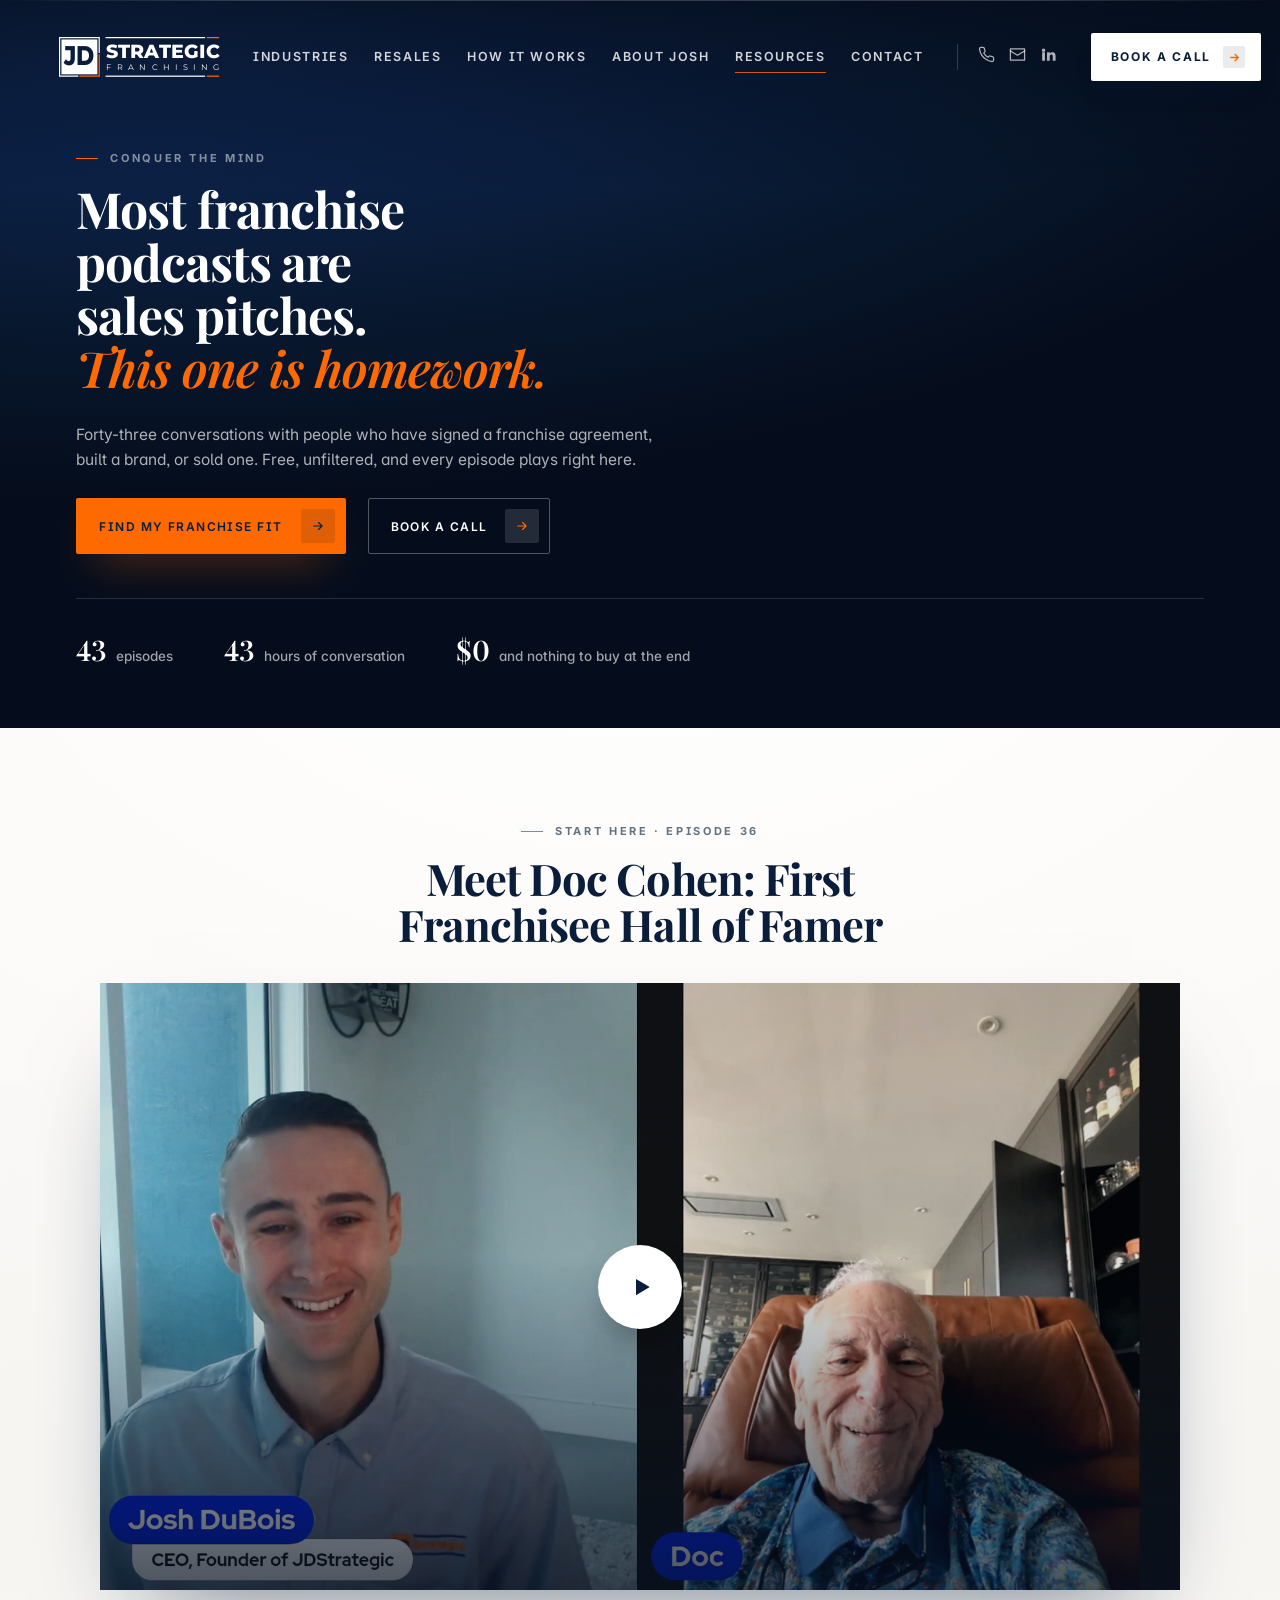
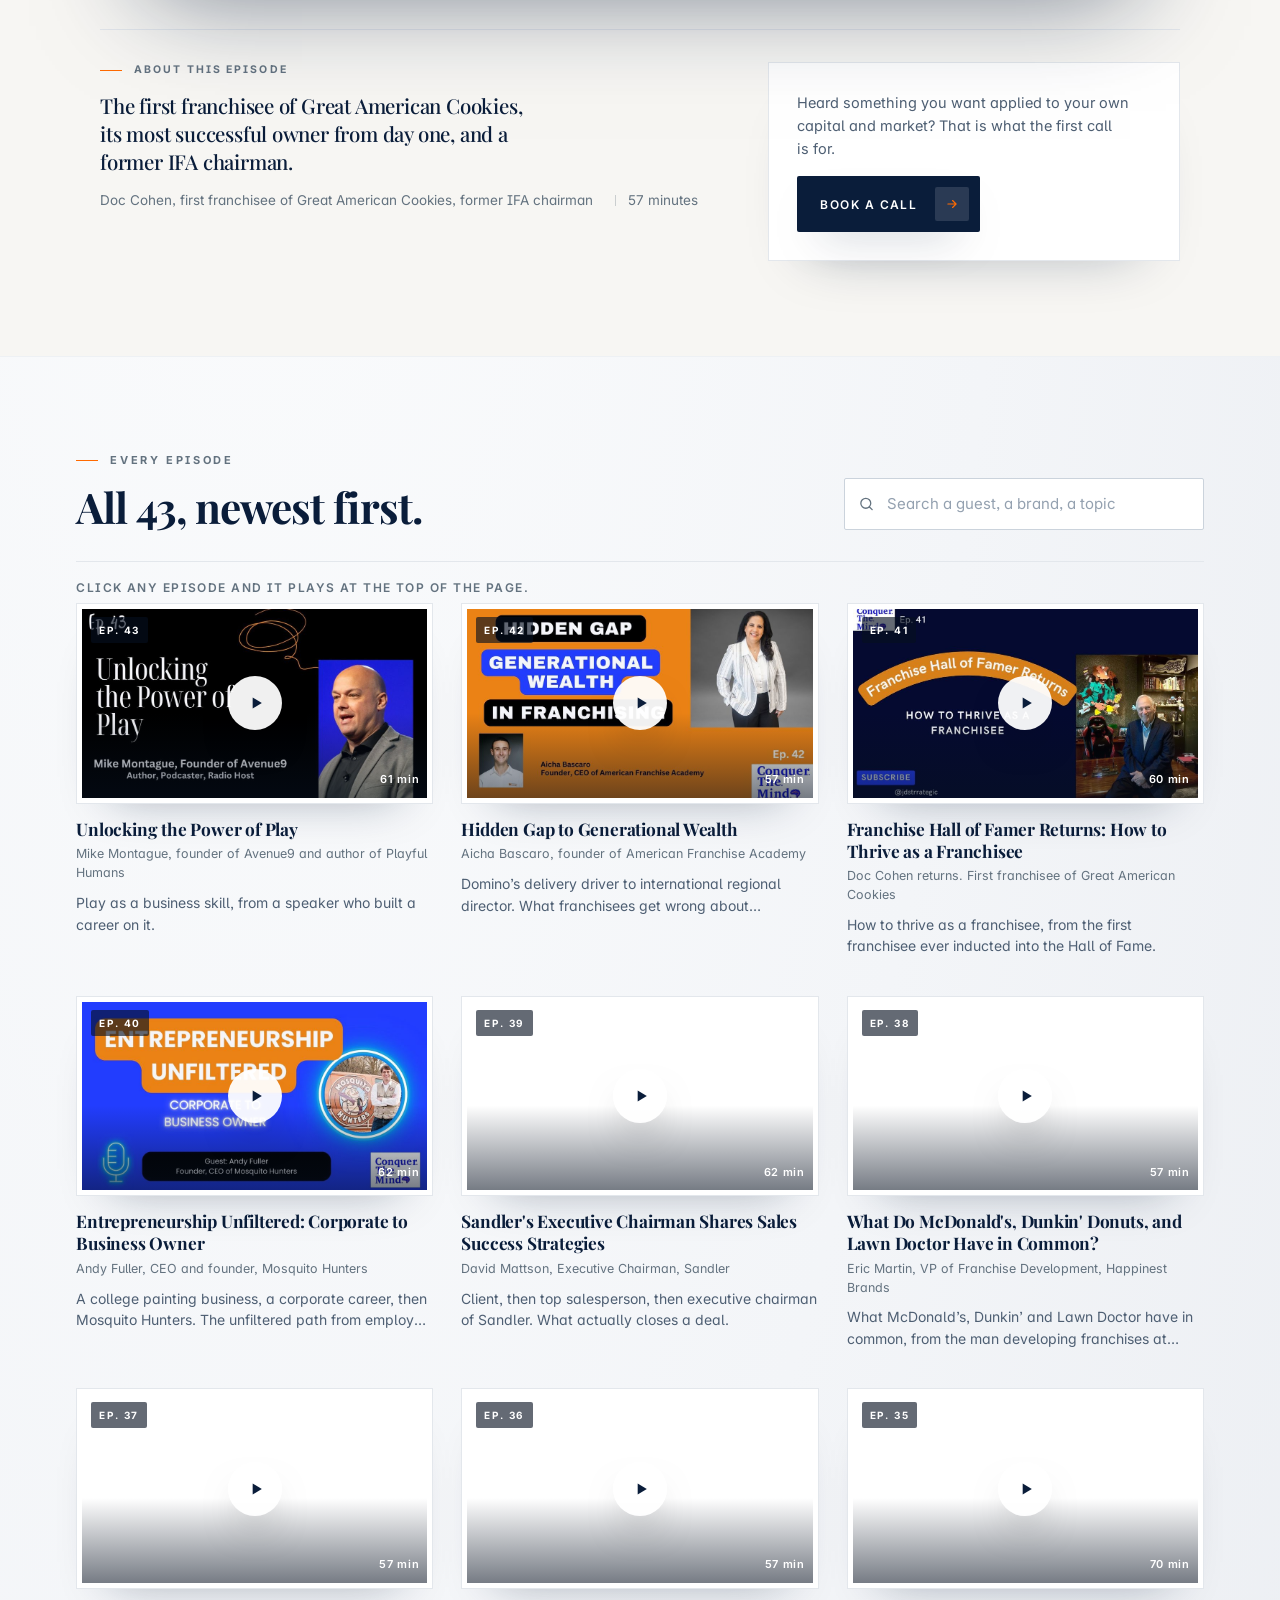
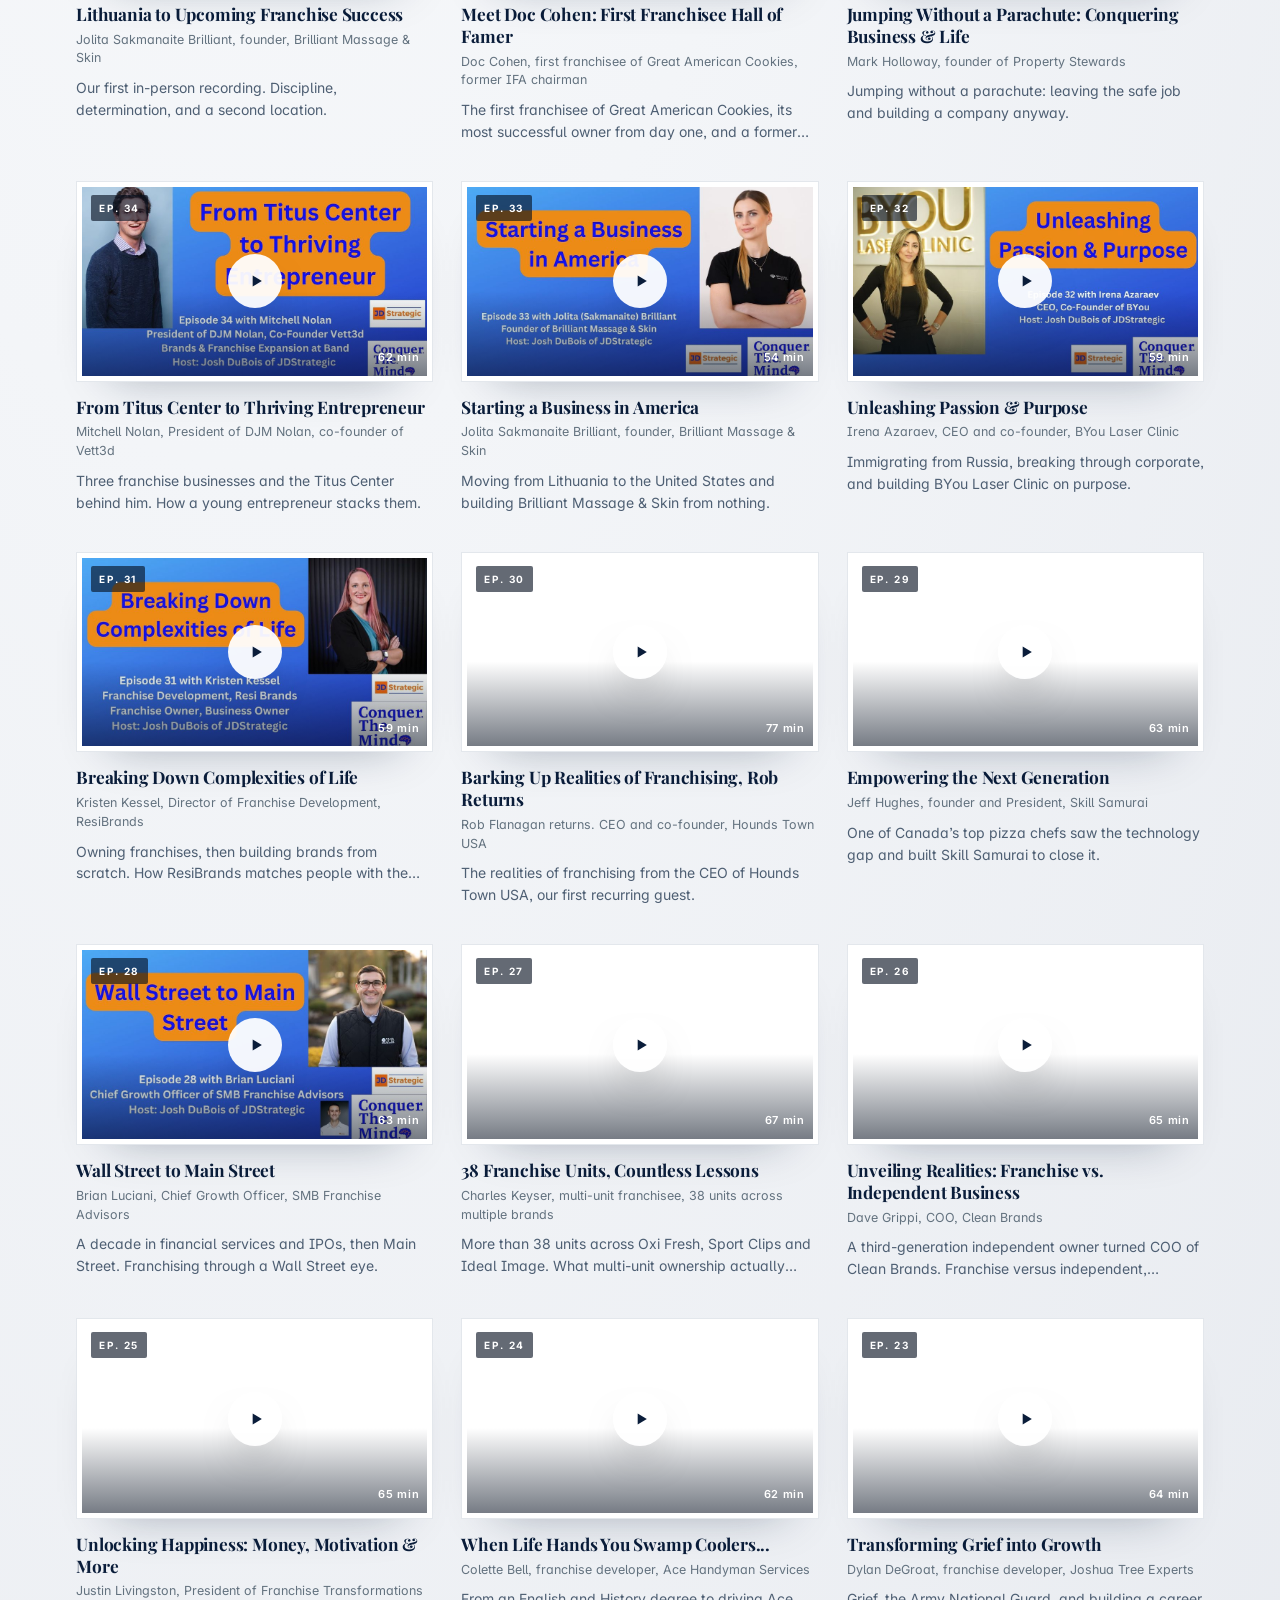
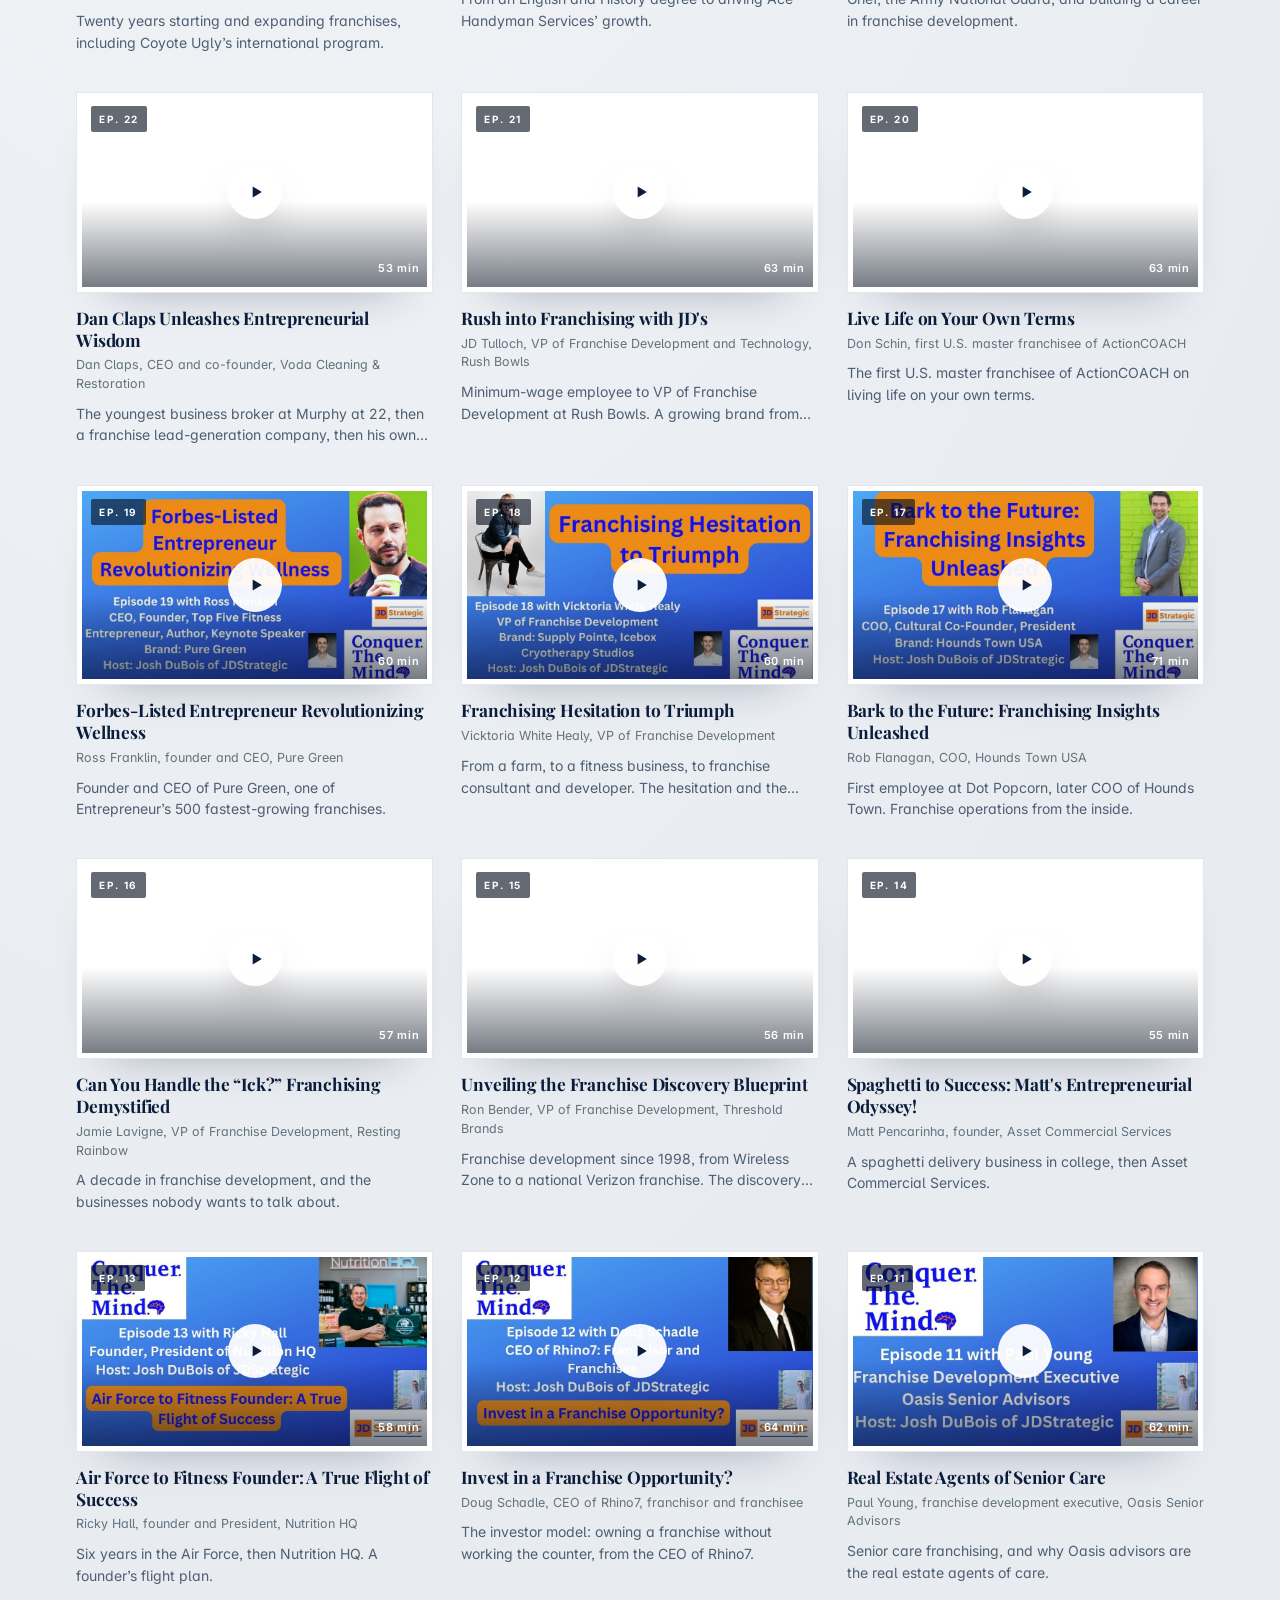
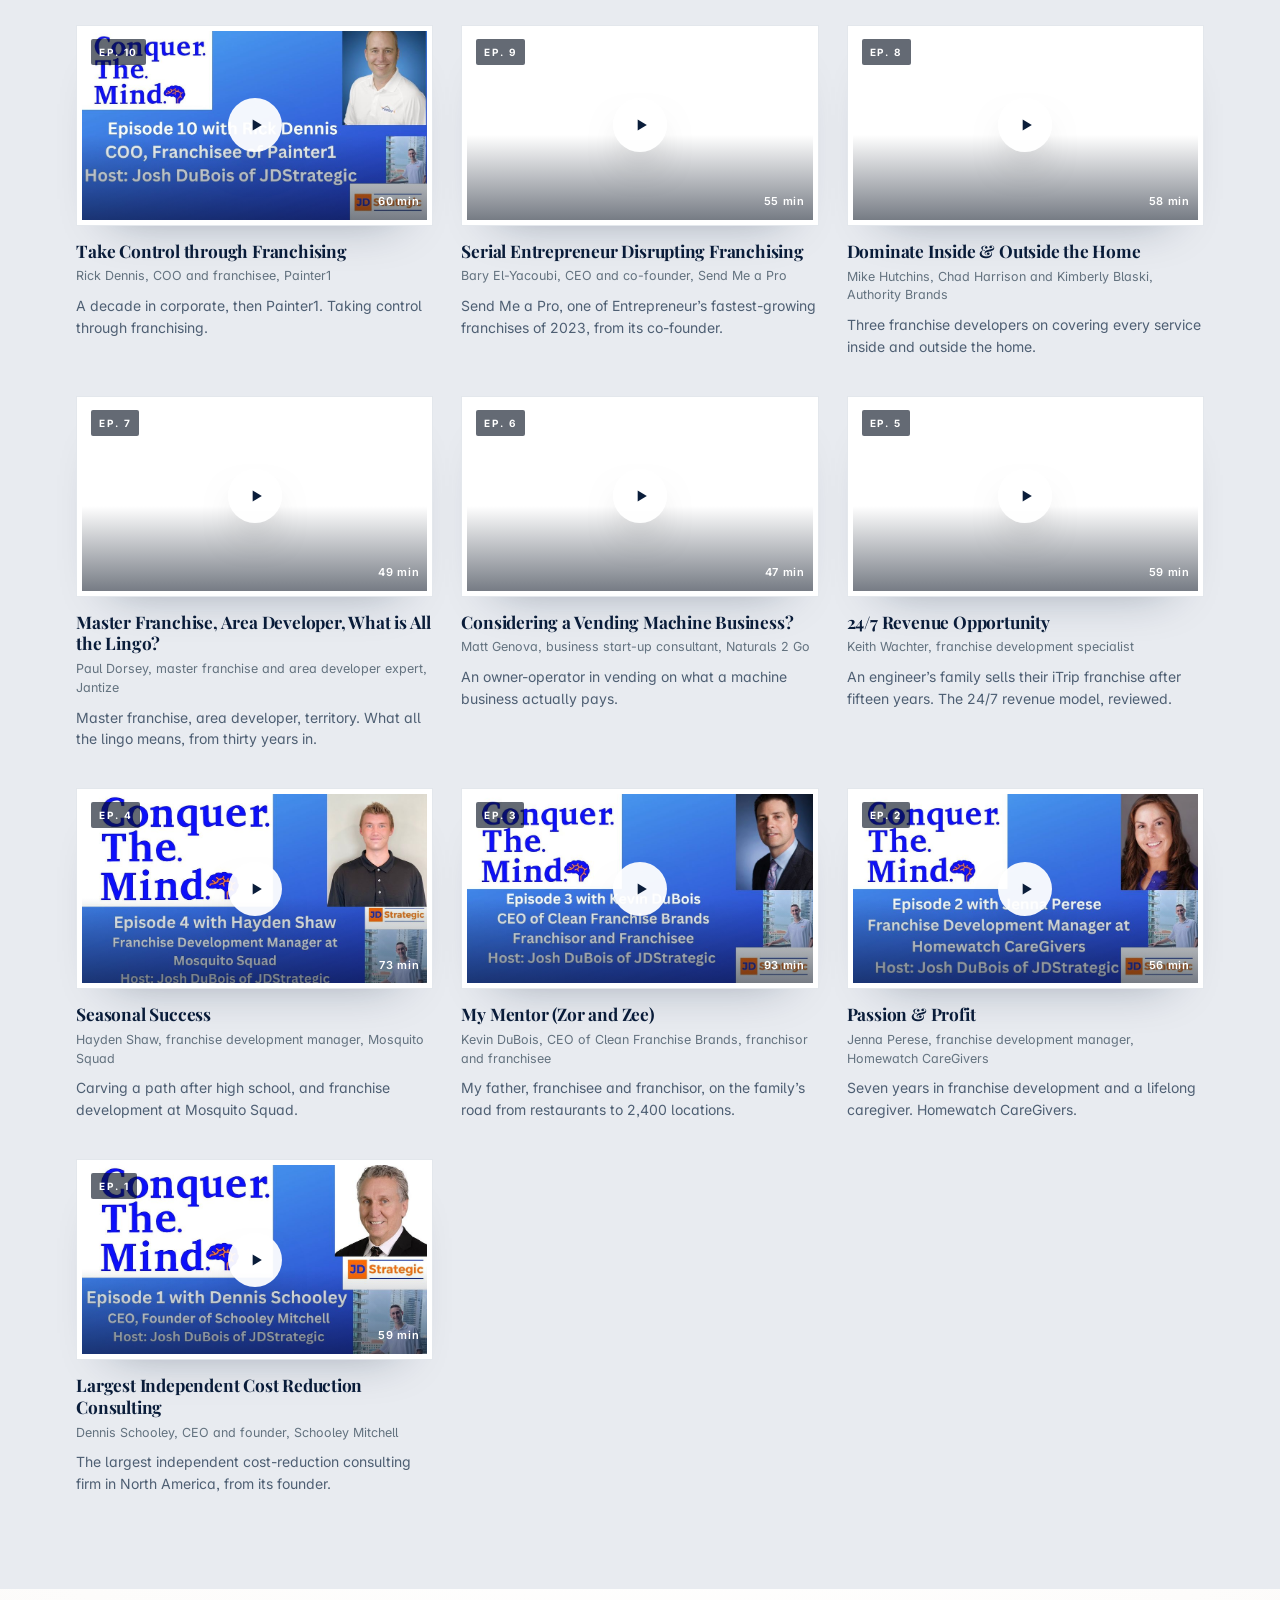
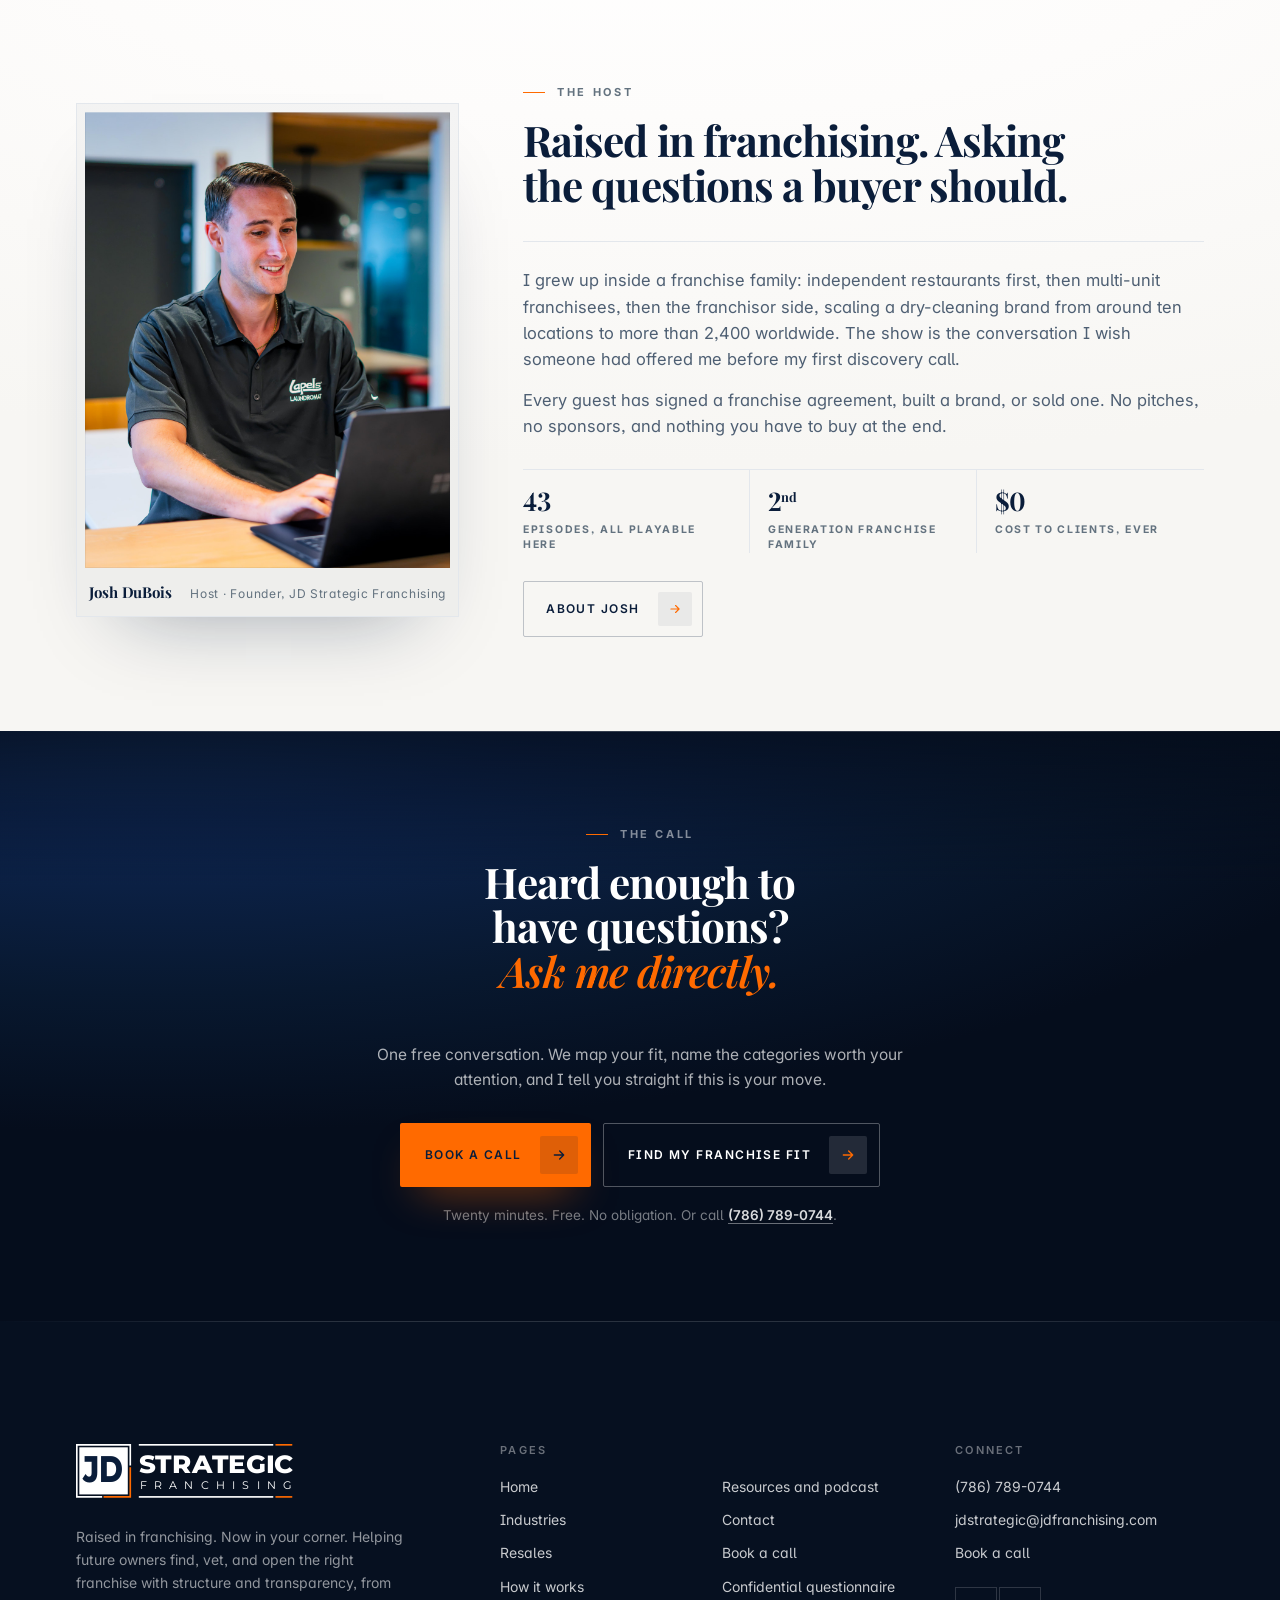
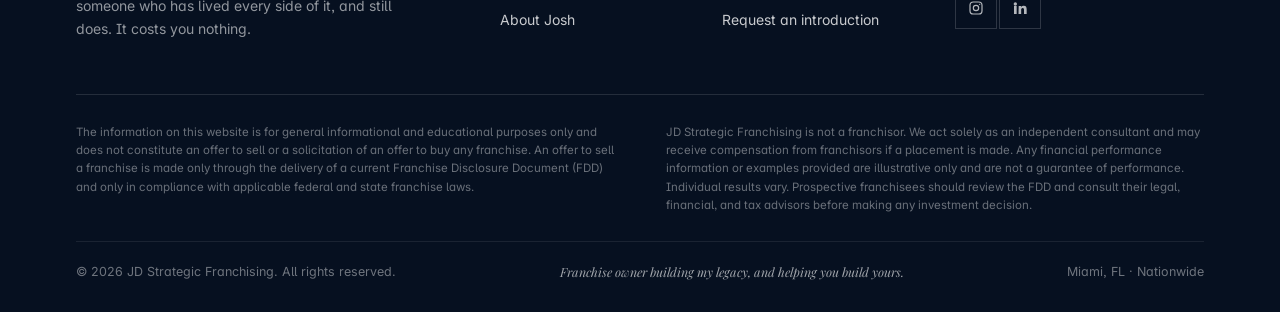
<file: podcast.html>
<!doctype html>
<html lang="en">
<head>
<meta charset="utf-8">
<meta name="viewport" content="width=device-width, initial-scale=1, viewport-fit=cover">
<title>Conquer the Mind Podcast | Franchise Owners, Founders and Franchisors | JD Strategic</title>
<meta name="description" content="Conquer the Mind, the JD Strategic podcast: 43 episodes with franchise veterans, operators, and founders, playable here. Conversations with franchise veterans, operators, and founders. Learn the industry before you buy into it.">
<meta name="theme-color" content="#0A1D3A">
<link rel="canonical" href="https://jd-strategic-site.vercel.app/podcast">
<meta property="og:type" content="website">
<meta property="og:title" content="Conquer the Mind Podcast | JD Strategic Franchising">
<meta property="og:description" content="Raised in franchising. Now on your side of the table.">
<link rel="icon" type="image/png" sizes="64x64" href="assets/favicon.png">
<link rel="apple-touch-icon" sizes="180x180" href="assets/apple-touch-icon.png">
<meta property="og:image" content="assets/og.jpg">
<meta property="og:url" content="https://jd-strategic-site.vercel.app/podcast">
<meta name="twitter:card" content="summary_large_image">
<meta name="twitter:image" content="assets/og.jpg">
<link rel="preconnect" href="https://fonts.googleapis.com">
<link rel="preconnect" href="https://fonts.gstatic.com" crossorigin>
<link href="https://fonts.googleapis.com/css2?family=Playfair+Display:ital,wght@0,400..900;1,400..900&family=Inter:opsz,wght@14..32,400..700&family=Montserrat:wght@400;800&display=swap" rel="stylesheet">
<link rel="stylesheet" href="assets/site.css">
</head>
<body class="inner">
<svg width="0" height="0" style="position:absolute" aria-hidden="true">
  <symbol id="jd-mark" viewBox="0 0 1576 392">
    <path d="M0 0H400V156H388V12H12V378H190V390H0Z" fill="var(--logo-box,#0A1D3A)"/>
    <rect x="24" y="24" width="352" height="342" fill="var(--logo-box,#0A1D3A)"/>
    <text x="50" y="276" font-family="Montserrat,Inter,system-ui,sans-serif" font-weight="800" font-size="268" textLength="294" lengthAdjust="spacingAndGlyphs" fill="var(--logo-on-box,#fff)">JD</text>
    <path d="M388 168H400V390H200V378H388Z" fill="#FF6A00"/>
    <rect x="456" y="0" width="976" height="12" fill="currentColor"/>
    <rect x="1448" y="0" width="122" height="12" fill="#FF6A00"/>
    <text x="456" y="208" font-family="Montserrat,Inter,system-ui,sans-serif" font-weight="800" font-size="184" textLength="1120" lengthAdjust="spacingAndGlyphs" fill="currentColor">STRATEGIC</text>
    <text x="462" y="324" font-family="Montserrat,Inter,system-ui,sans-serif" font-weight="400" font-size="82" textLength="1106" lengthAdjust="spacing" fill="currentColor">FRANCHISING</text>
    <rect x="456" y="378" width="976" height="12" fill="currentColor"/>
    <rect x="1448" y="378" width="122" height="12" fill="#FF6A00"/>
  </symbol>
</svg>
<header class="nav" id="nav">
  <div class="nav-in">
    <a class="brand" href="/" aria-label="JD Strategic Franchising, home"><svg class="logo" role="img" aria-label="JD Strategic Franchising"><use href="#jd-mark"/></svg></a>
    <nav class="nav-links" aria-label="Primary">
      <a href="/industries">Industries</a><a href="/resales">Resales</a><a href="/process">How It Works</a><a href="/about">About Josh</a><a href="/podcast" aria-current="page">Resources</a><a href="/contact">Contact</a>
    </nav>
    <div class="nav-ic">
      <a href="tel:+17867890744" aria-label="Call Josh"><svg viewBox="0 0 24 24" fill="none" stroke="currentColor" stroke-width="1.8" stroke-linecap="round" aria-hidden="true"><path d="M22 16.9v3a2 2 0 0 1-2.2 2 19.8 19.8 0 0 1-8.6-3.1 19.5 19.5 0 0 1-6-6A19.8 19.8 0 0 1 2.1 4.2 2 2 0 0 1 4.1 2h3a2 2 0 0 1 2 1.7c.1 1 .4 1.9.7 2.8a2 2 0 0 1-.5 2.1L8.1 9.9a16 16 0 0 0 6 6l1.3-1.3a2 2 0 0 1 2.1-.4c.9.3 1.8.6 2.8.7a2 2 0 0 1 1.7 2Z"/></svg></a>
      <a href="mailto:jdstrategic@jdfranchising.com" aria-label="Email Josh"><svg viewBox="0 0 24 24" fill="none" stroke="currentColor" stroke-width="1.8" stroke-linecap="round" stroke-linejoin="round" aria-hidden="true"><rect x="2" y="4" width="20" height="16"/><path d="m2 7 10 6 10-6"/></svg></a>
      <a href="https://www.linkedin.com/in/joshhdubois" target="_blank" rel="noopener" aria-label="Josh on LinkedIn"><svg viewBox="0 0 24 24" fill="currentColor" aria-hidden="true"><path d="M4.98 3.5A2.5 2.5 0 1 1 2.5 6 2.5 2.5 0 0 1 4.98 3.5ZM3 8.98h4v12H3Zm7 0h3.8v1.64h.05A4.17 4.17 0 0 1 17.6 8.7c3.7 0 4.4 2.43 4.4 5.6v6.68h-4v-5.92c0-1.41-.03-3.22-1.97-3.22s-2.27 1.54-2.27 3.12v6.02h-4Z"/></svg></a>
    </div>
    <a class="nav-cta" href="/book">Book a Call<i aria-hidden="true"><svg viewBox="0 0 24 24" fill="none" stroke="currentColor" stroke-width="2.4" stroke-linecap="round" stroke-linejoin="round"><path d="M5 12h14M13 6l6 6-6 6"/></svg></i></a>
    <button class="burger" id="burger" aria-label="Open menu" aria-expanded="false" aria-controls="mmenu"><span></span></button>
  </div>
  
</header>
<div class="mmenu" id="mmenu">
  <a href="/">Home</a><a href="/industries">Industries</a><a href="/resales">Resales</a><a href="/process">How It Works</a><a href="/about">About Josh</a><a href="/podcast">Resources</a><a href="/contact">Contact</a><a href="/contact">Find my franchise fit</a>
  <a class="btn btn-accent" href="/book">Book a Call<svg viewBox="0 0 24 24" fill="none" stroke="currentColor" stroke-width="2" stroke-linecap="round" stroke-linejoin="round" aria-hidden="true"><path d="M5 12h14M13 6l6 6-6 6"/></svg></a>
</div>

<main id="top">
<section class="page-head dark" aria-labelledby="ph">
  <div class="wrap"><div class="ch-open"><div class="ch-head"><p class="ch-run"><i></i>Conquer the Mind</p><h1 class="ch-title" id="ph">Most franchise podcasts are sales pitches. <span class="it br">This one is homework.</span></h1></div></div>
  <p class="lede">Forty-three conversations with people who have signed a franchise agreement, built a brand, or sold one. Free, unfiltered, and every episode plays right here.</p>
  <div class="ph-act"><a class="btn btn-accent" href="/#fit">Find My Franchise Fit<svg viewBox="0 0 24 24" fill="none" stroke="currentColor" stroke-width="2" stroke-linecap="round" stroke-linejoin="round" aria-hidden="true"><path d="M5 12h14M13 6l6 6-6 6"/></svg></a><a class="btn btn-ghost" href="/book">Book a Call<svg viewBox="0 0 24 24" fill="none" stroke="currentColor" stroke-width="2" stroke-linecap="round" stroke-linejoin="round" aria-hidden="true"><path d="M5 12h14M13 6l6 6-6 6"/></svg></a></div>
  <ul class="ph-stats" aria-label="The show in numbers"><li><b>43</b>episodes</li><li><b>43</b>hours of conversation</li><li><b>$0</b>and nothing to buy at the end</li></ul></div>
</section>
<section class="chapter paper" id="watch" aria-labelledby="vTitle">
  <div class="wrap">
    <div class="watch-head" data-r><p class="ch-run"><i></i><span id="vRun">Start here &middot; Episode 36</span></p><h2 class="watch-title" id="vTitle">Meet Doc Cohen: First Franchisee Hall of Famer</h2></div>
    <div class="vstage" id="vstage" data-r>
      <button type="button" class="vposter" data-play="Lm9cs_krnO0" data-n="36" data-t="Meet Doc Cohen: First Franchisee Hall of Famer" data-g="Doc Cohen, first franchisee of Great American Cookies, former IFA chairman" data-b="The first franchisee of Great American Cookies, its most successful owner from day one, and a former IFA chairman." data-m="57" aria-label="Play episode 36: Meet Doc Cohen: First Franchisee Hall of Famer"><img src="assets/josh/show-poster.jpg" width="1920" height="1080" alt="" fetchpriority="high" decoding="async"><span class="pl big"><svg viewBox="0 0 24 24" fill="currentColor" aria-hidden="true"><path d="M8 5.5v13l11-6.5z"/></svg></span></button>
    </div>
    <div class="watch-row" data-r data-d="1">
      <div class="watch-about"><p class="pod-k">About this episode</p><p class="watch-b" id="vBlurb">The first franchisee of Great American Cookies, its most successful owner from day one, and a former IFA chairman.</p><p class="watch-meta"><span id="vGuest">Doc Cohen, first franchisee of Great American Cookies, former IFA chairman</span><span id="vMeta">57 minutes</span></p></div>
      <div class="watch-side"><p>Heard something you want applied to your own capital and market? That is what the first call is for.</p><a class="btn btn-solid" href="/book">Book a Call<svg viewBox="0 0 24 24" fill="none" stroke="currentColor" stroke-width="2" stroke-linecap="round" stroke-linejoin="round" aria-hidden="true"><path d="M5 12h14M13 6l6 6-6 6"/></svg></a></div>
    </div>
  </div>
</section>
<section class="chapter band" id="episodes" aria-labelledby="t2">
  <div class="wrap">
    <div class="ix-head" data-r>
      <div class="ch-head"><p class="ch-run"><i></i>Every episode</p><h2 class="ch-title" id="t2">All 43, newest first.</h2></div>
      <label class="ix-search"><svg viewBox="0 0 24 24" fill="none" stroke="currentColor" stroke-width="1.8" stroke-linecap="round" aria-hidden="true"><circle cx="11" cy="11" r="7"/><path d="m20 20-3.5-3.5"/></svg><span class="sr">Search episodes</span><input type="search" id="ixQ" placeholder="Search a guest, a brand, a topic" autocomplete="off"></label>
    </div>
    <p class="ix-meta" id="ixMeta" data-r>Click any episode and it plays at the top of the page.</p>
    <ul class="vgrid" id="ixList" data-r data-d="1">
      <li class="vc" data-q="unlocking the power of play mike montague, founder of avenue9 and author of playful humans play as a business skill, from a speaker who built a career on it. episode 43"><button type="button" class="vc-b" data-play="xR36NT6qFwU" data-n="43" data-t="Unlocking the Power of Play" data-g="Mike Montague, founder of Avenue9 and author of Playful Humans" data-b="Play as a business skill, from a speaker who built a career on it." data-m="61" aria-label="Play episode 43: Unlocking the Power of Play"><span class="thumb"><img src="assets/eps/xR36NT6qFwU.jpg" width="960" height="540" alt="" loading="lazy" decoding="async"><span class="pl"><svg viewBox="0 0 24 24" fill="currentColor" aria-hidden="true"><path d="M8 5.5v13l11-6.5z"/></svg></span><span class="chip">Ep. 43</span><span class="dur">61 min</span></span><b>Unlocking the Power of Play</b><span class="g">Mike Montague, founder of Avenue9 and author of Playful Humans</span><span class="b">Play as a business skill, from a speaker who built a career on it.</span></button></li>
      <li class="vc" data-q="hidden gap to generational wealth aicha bascaro, founder of american franchise academy domino’s delivery driver to international regional director. what franchisees get wrong about operations. episode 42"><button type="button" class="vc-b" data-play="qEMVsL7In-k" data-n="42" data-t="Hidden Gap to Generational Wealth" data-g="Aicha Bascaro, founder of American Franchise Academy" data-b="Domino’s delivery driver to international regional director. What franchisees get wrong about operations." data-m="57" aria-label="Play episode 42: Hidden Gap to Generational Wealth"><span class="thumb"><img src="assets/eps/qEMVsL7In-k.jpg" width="960" height="540" alt="" loading="lazy" decoding="async"><span class="pl"><svg viewBox="0 0 24 24" fill="currentColor" aria-hidden="true"><path d="M8 5.5v13l11-6.5z"/></svg></span><span class="chip">Ep. 42</span><span class="dur">57 min</span></span><b>Hidden Gap to Generational Wealth</b><span class="g">Aicha Bascaro, founder of American Franchise Academy</span><span class="b">Domino’s delivery driver to international regional director. What franchisees get wrong about operations.</span></button></li>
      <li class="vc" data-q="franchise hall of famer returns: how to thrive as a franchisee doc cohen returns. first franchisee of great american cookies how to thrive as a franchisee, from the first franchisee ever inducted into the hall of fame. episode 41"><button type="button" class="vc-b" data-play="kL8k2ocyCs0" data-n="41" data-t="Franchise Hall of Famer Returns: How to Thrive as a Franchisee" data-g="Doc Cohen returns. First franchisee of Great American Cookies" data-b="How to thrive as a franchisee, from the first franchisee ever inducted into the Hall of Fame." data-m="60" aria-label="Play episode 41: Franchise Hall of Famer Returns: How to Thrive as a Franchisee"><span class="thumb"><img src="assets/eps/kL8k2ocyCs0.jpg" width="960" height="540" alt="" loading="lazy" decoding="async"><span class="pl"><svg viewBox="0 0 24 24" fill="currentColor" aria-hidden="true"><path d="M8 5.5v13l11-6.5z"/></svg></span><span class="chip">Ep. 41</span><span class="dur">60 min</span></span><b>Franchise Hall of Famer Returns: How to Thrive as a Franchisee</b><span class="g">Doc Cohen returns. First franchisee of Great American Cookies</span><span class="b">How to thrive as a franchisee, from the first franchisee ever inducted into the Hall of Fame.</span></button></li>
      <li class="vc" data-q="entrepreneurship unfiltered: corporate to business owner andy fuller, ceo and founder, mosquito hunters a college painting business, a corporate career, then mosquito hunters. the unfiltered path from employee to owner. episode 40"><button type="button" class="vc-b" data-play="EBwigNZDA24" data-n="40" data-t="Entrepreneurship Unfiltered: Corporate to Business Owner" data-g="Andy Fuller, CEO and founder, Mosquito Hunters" data-b="A college painting business, a corporate career, then Mosquito Hunters. The unfiltered path from employee to owner." data-m="62" aria-label="Play episode 40: Entrepreneurship Unfiltered: Corporate to Business Owner"><span class="thumb"><img src="assets/eps/EBwigNZDA24.jpg" width="960" height="540" alt="" loading="lazy" decoding="async"><span class="pl"><svg viewBox="0 0 24 24" fill="currentColor" aria-hidden="true"><path d="M8 5.5v13l11-6.5z"/></svg></span><span class="chip">Ep. 40</span><span class="dur">62 min</span></span><b>Entrepreneurship Unfiltered: Corporate to Business Owner</b><span class="g">Andy Fuller, CEO and founder, Mosquito Hunters</span><span class="b">A college painting business, a corporate career, then Mosquito Hunters. The unfiltered path from employee to owner.</span></button></li>
      <li class="vc" data-q="sandler&#x27;s executive chairman shares sales success strategies david mattson, executive chairman, sandler client, then top salesperson, then executive chairman of sandler. what actually closes a deal. episode 39"><button type="button" class="vc-b" data-play="U6BDmYj-0DU" data-n="39" data-t="Sandler&#x27;s Executive Chairman Shares Sales Success Strategies" data-g="David Mattson, Executive Chairman, Sandler" data-b="Client, then top salesperson, then executive chairman of Sandler. What actually closes a deal." data-m="62" aria-label="Play episode 39: Sandler&#x27;s Executive Chairman Shares Sales Success Strategies"><span class="thumb"><img src="assets/eps/U6BDmYj-0DU.jpg" width="960" height="540" alt="" loading="lazy" decoding="async"><span class="pl"><svg viewBox="0 0 24 24" fill="currentColor" aria-hidden="true"><path d="M8 5.5v13l11-6.5z"/></svg></span><span class="chip">Ep. 39</span><span class="dur">62 min</span></span><b>Sandler&#x27;s Executive Chairman Shares Sales Success Strategies</b><span class="g">David Mattson, Executive Chairman, Sandler</span><span class="b">Client, then top salesperson, then executive chairman of Sandler. What actually closes a deal.</span></button></li>
      <li class="vc" data-q="what do mcdonald&#x27;s, dunkin&#x27; donuts, and lawn doctor have in common? eric martin, vp of franchise development, happinest brands what mcdonald’s, dunkin’ and lawn doctor have in common, from the man developing franchises at happinest. episode 38"><button type="button" class="vc-b" data-play="1ZD1f25Szn0" data-n="38" data-t="What Do McDonald&#x27;s, Dunkin&#x27; Donuts, and Lawn Doctor Have in Common?" data-g="Eric Martin, VP of Franchise Development, Happinest Brands" data-b="What McDonald’s, Dunkin’ and Lawn Doctor have in common, from the man developing franchises at Happinest." data-m="57" aria-label="Play episode 38: What Do McDonald&#x27;s, Dunkin&#x27; Donuts, and Lawn Doctor Have in Common?"><span class="thumb"><img src="assets/eps/1ZD1f25Szn0.jpg" width="960" height="540" alt="" loading="lazy" decoding="async"><span class="pl"><svg viewBox="0 0 24 24" fill="currentColor" aria-hidden="true"><path d="M8 5.5v13l11-6.5z"/></svg></span><span class="chip">Ep. 38</span><span class="dur">57 min</span></span><b>What Do McDonald&#x27;s, Dunkin&#x27; Donuts, and Lawn Doctor Have in Common?</b><span class="g">Eric Martin, VP of Franchise Development, Happinest Brands</span><span class="b">What McDonald’s, Dunkin’ and Lawn Doctor have in common, from the man developing franchises at Happinest.</span></button></li>
      <li class="vc" data-q="lithuania to upcoming franchise success jolita sakmanaite brilliant, founder, brilliant massage &amp; skin our first in-person recording. discipline, determination, and a second location. episode 37"><button type="button" class="vc-b" data-play="4uZwcSE4a9w" data-n="37" data-t="Lithuania to Upcoming Franchise Success" data-g="Jolita Sakmanaite Brilliant, founder, Brilliant Massage &amp; Skin" data-b="Our first in-person recording. Discipline, determination, and a second location." data-m="57" aria-label="Play episode 37: Lithuania to Upcoming Franchise Success"><span class="thumb"><img src="assets/eps/4uZwcSE4a9w.jpg" width="960" height="540" alt="" loading="lazy" decoding="async"><span class="pl"><svg viewBox="0 0 24 24" fill="currentColor" aria-hidden="true"><path d="M8 5.5v13l11-6.5z"/></svg></span><span class="chip">Ep. 37</span><span class="dur">57 min</span></span><b>Lithuania to Upcoming Franchise Success</b><span class="g">Jolita Sakmanaite Brilliant, founder, Brilliant Massage &amp; Skin</span><span class="b">Our first in-person recording. Discipline, determination, and a second location.</span></button></li>
      <li class="vc" data-q="meet doc cohen: first franchisee hall of famer doc cohen, first franchisee of great american cookies, former ifa chairman the first franchisee of great american cookies, its most successful owner from day one, and a former ifa chairman. episode 36"><button type="button" class="vc-b" data-play="Lm9cs_krnO0" data-n="36" data-t="Meet Doc Cohen: First Franchisee Hall of Famer" data-g="Doc Cohen, first franchisee of Great American Cookies, former IFA chairman" data-b="The first franchisee of Great American Cookies, its most successful owner from day one, and a former IFA chairman." data-m="57" aria-label="Play episode 36: Meet Doc Cohen: First Franchisee Hall of Famer"><span class="thumb"><img src="assets/eps/Lm9cs_krnO0.jpg" width="960" height="540" alt="" loading="lazy" decoding="async"><span class="pl"><svg viewBox="0 0 24 24" fill="currentColor" aria-hidden="true"><path d="M8 5.5v13l11-6.5z"/></svg></span><span class="chip">Ep. 36</span><span class="dur">57 min</span></span><b>Meet Doc Cohen: First Franchisee Hall of Famer</b><span class="g">Doc Cohen, first franchisee of Great American Cookies, former IFA chairman</span><span class="b">The first franchisee of Great American Cookies, its most successful owner from day one, and a former IFA chairman.</span></button></li>
      <li class="vc" data-q="jumping without a parachute: conquering business &amp; life mark holloway, founder of property stewards jumping without a parachute: leaving the safe job and building a company anyway. episode 35"><button type="button" class="vc-b" data-play="XzAKw6k8Hl4" data-n="35" data-t="Jumping Without a Parachute: Conquering Business &amp; Life" data-g="Mark Holloway, founder of Property Stewards" data-b="Jumping without a parachute: leaving the safe job and building a company anyway." data-m="70" aria-label="Play episode 35: Jumping Without a Parachute: Conquering Business &amp; Life"><span class="thumb"><img src="assets/eps/XzAKw6k8Hl4.jpg" width="960" height="540" alt="" loading="lazy" decoding="async"><span class="pl"><svg viewBox="0 0 24 24" fill="currentColor" aria-hidden="true"><path d="M8 5.5v13l11-6.5z"/></svg></span><span class="chip">Ep. 35</span><span class="dur">70 min</span></span><b>Jumping Without a Parachute: Conquering Business &amp; Life</b><span class="g">Mark Holloway, founder of Property Stewards</span><span class="b">Jumping without a parachute: leaving the safe job and building a company anyway.</span></button></li>
      <li class="vc" data-q="from titus center to thriving entrepreneur mitchell nolan, president of djm nolan, co-founder of vett3d three franchise businesses and the titus center behind him. how a young entrepreneur stacks them. episode 34"><button type="button" class="vc-b" data-play="xVgjEhNBj1s" data-n="34" data-t="From Titus Center to Thriving Entrepreneur" data-g="Mitchell Nolan, President of DJM Nolan, co-founder of Vett3d" data-b="Three franchise businesses and the Titus Center behind him. How a young entrepreneur stacks them." data-m="62" aria-label="Play episode 34: From Titus Center to Thriving Entrepreneur"><span class="thumb"><img src="assets/eps/xVgjEhNBj1s.jpg" width="960" height="540" alt="" loading="lazy" decoding="async"><span class="pl"><svg viewBox="0 0 24 24" fill="currentColor" aria-hidden="true"><path d="M8 5.5v13l11-6.5z"/></svg></span><span class="chip">Ep. 34</span><span class="dur">62 min</span></span><b>From Titus Center to Thriving Entrepreneur</b><span class="g">Mitchell Nolan, President of DJM Nolan, co-founder of Vett3d</span><span class="b">Three franchise businesses and the Titus Center behind him. How a young entrepreneur stacks them.</span></button></li>
      <li class="vc" data-q="starting a business in america jolita sakmanaite brilliant, founder, brilliant massage &amp; skin moving from lithuania to the united states and building brilliant massage &amp; skin from nothing. episode 33"><button type="button" class="vc-b" data-play="Z4dlJqgg0MY" data-n="33" data-t="Starting a Business in America" data-g="Jolita Sakmanaite Brilliant, founder, Brilliant Massage &amp; Skin" data-b="Moving from Lithuania to the United States and building Brilliant Massage &amp; Skin from nothing." data-m="54" aria-label="Play episode 33: Starting a Business in America"><span class="thumb"><img src="assets/eps/Z4dlJqgg0MY.jpg" width="960" height="540" alt="" loading="lazy" decoding="async"><span class="pl"><svg viewBox="0 0 24 24" fill="currentColor" aria-hidden="true"><path d="M8 5.5v13l11-6.5z"/></svg></span><span class="chip">Ep. 33</span><span class="dur">54 min</span></span><b>Starting a Business in America</b><span class="g">Jolita Sakmanaite Brilliant, founder, Brilliant Massage &amp; Skin</span><span class="b">Moving from Lithuania to the United States and building Brilliant Massage &amp; Skin from nothing.</span></button></li>
      <li class="vc" data-q="unleashing passion &amp; purpose irena azaraev, ceo and co-founder, byou laser clinic immigrating from russia, breaking through corporate, and building byou laser clinic on purpose. episode 32"><button type="button" class="vc-b" data-play="IHLhALpwQM8" data-n="32" data-t="Unleashing Passion &amp; Purpose" data-g="Irena Azaraev, CEO and co-founder, BYou Laser Clinic" data-b="Immigrating from Russia, breaking through corporate, and building BYou Laser Clinic on purpose." data-m="59" aria-label="Play episode 32: Unleashing Passion &amp; Purpose"><span class="thumb"><img src="assets/eps/IHLhALpwQM8.jpg" width="960" height="540" alt="" loading="lazy" decoding="async"><span class="pl"><svg viewBox="0 0 24 24" fill="currentColor" aria-hidden="true"><path d="M8 5.5v13l11-6.5z"/></svg></span><span class="chip">Ep. 32</span><span class="dur">59 min</span></span><b>Unleashing Passion &amp; Purpose</b><span class="g">Irena Azaraev, CEO and co-founder, BYou Laser Clinic</span><span class="b">Immigrating from Russia, breaking through corporate, and building BYou Laser Clinic on purpose.</span></button></li>
      <li class="vc" data-q="breaking down complexities of life kristen kessel, director of franchise development, resibrands owning franchises, then building brands from scratch. how resibrands matches people with the right one. episode 31"><button type="button" class="vc-b" data-play="GttWTwv_TjU" data-n="31" data-t="Breaking Down Complexities of Life" data-g="Kristen Kessel, Director of Franchise Development, ResiBrands" data-b="Owning franchises, then building brands from scratch. How ResiBrands matches people with the right one." data-m="59" aria-label="Play episode 31: Breaking Down Complexities of Life"><span class="thumb"><img src="assets/eps/GttWTwv_TjU.jpg" width="960" height="540" alt="" loading="lazy" decoding="async"><span class="pl"><svg viewBox="0 0 24 24" fill="currentColor" aria-hidden="true"><path d="M8 5.5v13l11-6.5z"/></svg></span><span class="chip">Ep. 31</span><span class="dur">59 min</span></span><b>Breaking Down Complexities of Life</b><span class="g">Kristen Kessel, Director of Franchise Development, ResiBrands</span><span class="b">Owning franchises, then building brands from scratch. How ResiBrands matches people with the right one.</span></button></li>
      <li class="vc" data-q="barking up realities of franchising, rob returns rob flanagan returns. ceo and co-founder, hounds town usa the realities of franchising from the ceo of hounds town usa, our first recurring guest. episode 30"><button type="button" class="vc-b" data-play="Zhux6J6LK5A" data-n="30" data-t="Barking Up Realities of Franchising, Rob Returns" data-g="Rob Flanagan returns. CEO and co-founder, Hounds Town USA" data-b="The realities of franchising from the CEO of Hounds Town USA, our first recurring guest." data-m="77" aria-label="Play episode 30: Barking Up Realities of Franchising, Rob Returns"><span class="thumb"><img src="assets/eps/Zhux6J6LK5A.jpg" width="960" height="540" alt="" loading="lazy" decoding="async"><span class="pl"><svg viewBox="0 0 24 24" fill="currentColor" aria-hidden="true"><path d="M8 5.5v13l11-6.5z"/></svg></span><span class="chip">Ep. 30</span><span class="dur">77 min</span></span><b>Barking Up Realities of Franchising, Rob Returns</b><span class="g">Rob Flanagan returns. CEO and co-founder, Hounds Town USA</span><span class="b">The realities of franchising from the CEO of Hounds Town USA, our first recurring guest.</span></button></li>
      <li class="vc" data-q="empowering the next generation jeff hughes, founder and president, skill samurai one of canada’s top pizza chefs saw the technology gap and built skill samurai to close it. episode 29"><button type="button" class="vc-b" data-play="-OFZkkfv1k8" data-n="29" data-t="Empowering the Next Generation" data-g="Jeff Hughes, founder and President, Skill Samurai" data-b="One of Canada’s top pizza chefs saw the technology gap and built Skill Samurai to close it." data-m="63" aria-label="Play episode 29: Empowering the Next Generation"><span class="thumb"><img src="assets/eps/-OFZkkfv1k8.jpg" width="960" height="540" alt="" loading="lazy" decoding="async"><span class="pl"><svg viewBox="0 0 24 24" fill="currentColor" aria-hidden="true"><path d="M8 5.5v13l11-6.5z"/></svg></span><span class="chip">Ep. 29</span><span class="dur">63 min</span></span><b>Empowering the Next Generation</b><span class="g">Jeff Hughes, founder and President, Skill Samurai</span><span class="b">One of Canada’s top pizza chefs saw the technology gap and built Skill Samurai to close it.</span></button></li>
      <li class="vc" data-q="wall street to main street brian luciani, chief growth officer, smb franchise advisors a decade in financial services and ipos, then main street. franchising through a wall street eye. episode 28"><button type="button" class="vc-b" data-play="l0_L9DXHq6s" data-n="28" data-t="Wall Street to Main Street" data-g="Brian Luciani, Chief Growth Officer, SMB Franchise Advisors" data-b="A decade in financial services and IPOs, then Main Street. Franchising through a Wall Street eye." data-m="63" aria-label="Play episode 28: Wall Street to Main Street"><span class="thumb"><img src="assets/eps/l0_L9DXHq6s.jpg" width="960" height="540" alt="" loading="lazy" decoding="async"><span class="pl"><svg viewBox="0 0 24 24" fill="currentColor" aria-hidden="true"><path d="M8 5.5v13l11-6.5z"/></svg></span><span class="chip">Ep. 28</span><span class="dur">63 min</span></span><b>Wall Street to Main Street</b><span class="g">Brian Luciani, Chief Growth Officer, SMB Franchise Advisors</span><span class="b">A decade in financial services and IPOs, then Main Street. Franchising through a Wall Street eye.</span></button></li>
      <li class="vc" data-q="38 franchise units, countless lessons charles keyser, multi-unit franchisee, 38 units across multiple brands more than 38 units across oxi fresh, sport clips and ideal image. what multi-unit ownership actually takes. episode 27"><button type="button" class="vc-b" data-play="actbacPVxao" data-n="27" data-t="38 Franchise Units, Countless Lessons" data-g="Charles Keyser, multi-unit franchisee, 38 units across multiple brands" data-b="More than 38 units across Oxi Fresh, Sport Clips and Ideal Image. What multi-unit ownership actually takes." data-m="67" aria-label="Play episode 27: 38 Franchise Units, Countless Lessons"><span class="thumb"><img src="assets/eps/actbacPVxao.jpg" width="960" height="540" alt="" loading="lazy" decoding="async"><span class="pl"><svg viewBox="0 0 24 24" fill="currentColor" aria-hidden="true"><path d="M8 5.5v13l11-6.5z"/></svg></span><span class="chip">Ep. 27</span><span class="dur">67 min</span></span><b>38 Franchise Units, Countless Lessons</b><span class="g">Charles Keyser, multi-unit franchisee, 38 units across multiple brands</span><span class="b">More than 38 units across Oxi Fresh, Sport Clips and Ideal Image. What multi-unit ownership actually takes.</span></button></li>
      <li class="vc" data-q="unveiling realities: franchise vs. independent business dave grippi, coo, clean brands a third-generation independent owner turned coo of clean brands. franchise versus independent, straight. episode 26"><button type="button" class="vc-b" data-play="8kyc9Ab-rQQ" data-n="26" data-t="Unveiling Realities: Franchise vs. Independent Business" data-g="Dave Grippi, COO, Clean Brands" data-b="A third-generation independent owner turned COO of Clean Brands. Franchise versus independent, straight." data-m="65" aria-label="Play episode 26: Unveiling Realities: Franchise vs. Independent Business"><span class="thumb"><img src="assets/eps/8kyc9Ab-rQQ.jpg" width="960" height="540" alt="" loading="lazy" decoding="async"><span class="pl"><svg viewBox="0 0 24 24" fill="currentColor" aria-hidden="true"><path d="M8 5.5v13l11-6.5z"/></svg></span><span class="chip">Ep. 26</span><span class="dur">65 min</span></span><b>Unveiling Realities: Franchise vs. Independent Business</b><span class="g">Dave Grippi, COO, Clean Brands</span><span class="b">A third-generation independent owner turned COO of Clean Brands. Franchise versus independent, straight.</span></button></li>
      <li class="vc" data-q="unlocking happiness: money, motivation &amp; more justin livingston, president of franchise transformations twenty years starting and expanding franchises, including coyote ugly’s international program. episode 25"><button type="button" class="vc-b" data-play="rTw4xe6HREs" data-n="25" data-t="Unlocking Happiness: Money, Motivation &amp; More" data-g="Justin Livingston, President of Franchise Transformations" data-b="Twenty years starting and expanding franchises, including Coyote Ugly’s international program." data-m="65" aria-label="Play episode 25: Unlocking Happiness: Money, Motivation &amp; More"><span class="thumb"><img src="assets/eps/rTw4xe6HREs.jpg" width="960" height="540" alt="" loading="lazy" decoding="async"><span class="pl"><svg viewBox="0 0 24 24" fill="currentColor" aria-hidden="true"><path d="M8 5.5v13l11-6.5z"/></svg></span><span class="chip">Ep. 25</span><span class="dur">65 min</span></span><b>Unlocking Happiness: Money, Motivation &amp; More</b><span class="g">Justin Livingston, President of Franchise Transformations</span><span class="b">Twenty years starting and expanding franchises, including Coyote Ugly’s international program.</span></button></li>
      <li class="vc" data-q="when life hands you swamp coolers... colette bell, franchise developer, ace handyman services from an english and history degree to driving ace handyman services’ growth. episode 24"><button type="button" class="vc-b" data-play="4PA7ptUOP6g" data-n="24" data-t="When Life Hands You Swamp Coolers..." data-g="Colette Bell, franchise developer, Ace Handyman Services" data-b="From an English and History degree to driving Ace Handyman Services’ growth." data-m="62" aria-label="Play episode 24: When Life Hands You Swamp Coolers..."><span class="thumb"><img src="assets/eps/4PA7ptUOP6g.jpg" width="960" height="540" alt="" loading="lazy" decoding="async"><span class="pl"><svg viewBox="0 0 24 24" fill="currentColor" aria-hidden="true"><path d="M8 5.5v13l11-6.5z"/></svg></span><span class="chip">Ep. 24</span><span class="dur">62 min</span></span><b>When Life Hands You Swamp Coolers...</b><span class="g">Colette Bell, franchise developer, Ace Handyman Services</span><span class="b">From an English and History degree to driving Ace Handyman Services’ growth.</span></button></li>
      <li class="vc" data-q="transforming grief into growth dylan degroat, franchise developer, joshua tree experts grief, the army national guard, and building a career in franchise development. episode 23"><button type="button" class="vc-b" data-play="Zt3TtznhOug" data-n="23" data-t="Transforming Grief into Growth" data-g="Dylan DeGroat, franchise developer, Joshua Tree Experts" data-b="Grief, the Army National Guard, and building a career in franchise development." data-m="64" aria-label="Play episode 23: Transforming Grief into Growth"><span class="thumb"><img src="assets/eps/Zt3TtznhOug.jpg" width="960" height="540" alt="" loading="lazy" decoding="async"><span class="pl"><svg viewBox="0 0 24 24" fill="currentColor" aria-hidden="true"><path d="M8 5.5v13l11-6.5z"/></svg></span><span class="chip">Ep. 23</span><span class="dur">64 min</span></span><b>Transforming Grief into Growth</b><span class="g">Dylan DeGroat, franchise developer, Joshua Tree Experts</span><span class="b">Grief, the Army National Guard, and building a career in franchise development.</span></button></li>
      <li class="vc" data-q="dan claps unleashes entrepreneurial wisdom dan claps, ceo and co-founder, voda cleaning &amp; restoration the youngest business broker at murphy at 22, then a franchise lead-generation company, then his own brand. episode 22"><button type="button" class="vc-b" data-play="8p2hetOn-H0" data-n="22" data-t="Dan Claps Unleashes Entrepreneurial Wisdom" data-g="Dan Claps, CEO and co-founder, Voda Cleaning &amp; Restoration" data-b="The youngest business broker at Murphy at 22, then a franchise lead-generation company, then his own brand." data-m="53" aria-label="Play episode 22: Dan Claps Unleashes Entrepreneurial Wisdom"><span class="thumb"><img src="assets/eps/8p2hetOn-H0.jpg" width="960" height="540" alt="" loading="lazy" decoding="async"><span class="pl"><svg viewBox="0 0 24 24" fill="currentColor" aria-hidden="true"><path d="M8 5.5v13l11-6.5z"/></svg></span><span class="chip">Ep. 22</span><span class="dur">53 min</span></span><b>Dan Claps Unleashes Entrepreneurial Wisdom</b><span class="g">Dan Claps, CEO and co-founder, Voda Cleaning &amp; Restoration</span><span class="b">The youngest business broker at Murphy at 22, then a franchise lead-generation company, then his own brand.</span></button></li>
      <li class="vc" data-q="rush into franchising with jd&#x27;s jd tulloch, vp of franchise development and technology, rush bowls minimum-wage employee to vp of franchise development at rush bowls. a growing brand from the inside. episode 21"><button type="button" class="vc-b" data-play="K8Zg0Mh-tYQ" data-n="21" data-t="Rush into Franchising with JD&#x27;s" data-g="JD Tulloch, VP of Franchise Development and Technology, Rush Bowls" data-b="Minimum-wage employee to VP of Franchise Development at Rush Bowls. A growing brand from the inside." data-m="63" aria-label="Play episode 21: Rush into Franchising with JD&#x27;s"><span class="thumb"><img src="assets/eps/K8Zg0Mh-tYQ.jpg" width="960" height="540" alt="" loading="lazy" decoding="async"><span class="pl"><svg viewBox="0 0 24 24" fill="currentColor" aria-hidden="true"><path d="M8 5.5v13l11-6.5z"/></svg></span><span class="chip">Ep. 21</span><span class="dur">63 min</span></span><b>Rush into Franchising with JD&#x27;s</b><span class="g">JD Tulloch, VP of Franchise Development and Technology, Rush Bowls</span><span class="b">Minimum-wage employee to VP of Franchise Development at Rush Bowls. A growing brand from the inside.</span></button></li>
      <li class="vc" data-q="live life on your own terms don schin, first u.s. master franchisee of actioncoach the first u.s. master franchisee of actioncoach on living life on your own terms. episode 20"><button type="button" class="vc-b" data-play="Sa_zsnzriSo" data-n="20" data-t="Live Life on Your Own Terms" data-g="Don Schin, first U.S. master franchisee of ActionCOACH" data-b="The first U.S. master franchisee of ActionCOACH on living life on your own terms." data-m="63" aria-label="Play episode 20: Live Life on Your Own Terms"><span class="thumb"><img src="assets/eps/Sa_zsnzriSo.jpg" width="960" height="540" alt="" loading="lazy" decoding="async"><span class="pl"><svg viewBox="0 0 24 24" fill="currentColor" aria-hidden="true"><path d="M8 5.5v13l11-6.5z"/></svg></span><span class="chip">Ep. 20</span><span class="dur">63 min</span></span><b>Live Life on Your Own Terms</b><span class="g">Don Schin, first U.S. master franchisee of ActionCOACH</span><span class="b">The first U.S. master franchisee of ActionCOACH on living life on your own terms.</span></button></li>
      <li class="vc" data-q="forbes-listed entrepreneur revolutionizing wellness ross franklin, founder and ceo, pure green founder and ceo of pure green, one of entrepreneur’s 500 fastest-growing franchises. episode 19"><button type="button" class="vc-b" data-play="ZxjpgfwKl9M" data-n="19" data-t="Forbes-Listed Entrepreneur Revolutionizing Wellness" data-g="Ross Franklin, founder and CEO, Pure Green" data-b="Founder and CEO of Pure Green, one of Entrepreneur’s 500 fastest-growing franchises." data-m="60" aria-label="Play episode 19: Forbes-Listed Entrepreneur Revolutionizing Wellness"><span class="thumb"><img src="assets/eps/ZxjpgfwKl9M.jpg" width="960" height="540" alt="" loading="lazy" decoding="async"><span class="pl"><svg viewBox="0 0 24 24" fill="currentColor" aria-hidden="true"><path d="M8 5.5v13l11-6.5z"/></svg></span><span class="chip">Ep. 19</span><span class="dur">60 min</span></span><b>Forbes-Listed Entrepreneur Revolutionizing Wellness</b><span class="g">Ross Franklin, founder and CEO, Pure Green</span><span class="b">Founder and CEO of Pure Green, one of Entrepreneur’s 500 fastest-growing franchises.</span></button></li>
      <li class="vc" data-q="franchising hesitation to triumph vicktoria white healy, vp of franchise development from a farm, to a fitness business, to franchise consultant and developer. the hesitation and the triumph. episode 18"><button type="button" class="vc-b" data-play="pqBSv-z7o5U" data-n="18" data-t="Franchising Hesitation to Triumph" data-g="Vicktoria White Healy, VP of Franchise Development" data-b="From a farm, to a fitness business, to franchise consultant and developer. The hesitation and the triumph." data-m="60" aria-label="Play episode 18: Franchising Hesitation to Triumph"><span class="thumb"><img src="assets/eps/pqBSv-z7o5U.jpg" width="960" height="540" alt="" loading="lazy" decoding="async"><span class="pl"><svg viewBox="0 0 24 24" fill="currentColor" aria-hidden="true"><path d="M8 5.5v13l11-6.5z"/></svg></span><span class="chip">Ep. 18</span><span class="dur">60 min</span></span><b>Franchising Hesitation to Triumph</b><span class="g">Vicktoria White Healy, VP of Franchise Development</span><span class="b">From a farm, to a fitness business, to franchise consultant and developer. The hesitation and the triumph.</span></button></li>
      <li class="vc" data-q="bark to the future: franchising insights unleashed rob flanagan, coo, hounds town usa first employee at dot popcorn, later coo of hounds town. franchise operations from the inside. episode 17"><button type="button" class="vc-b" data-play="dJaKaYdIyJU" data-n="17" data-t="Bark to the Future: Franchising Insights Unleashed" data-g="Rob Flanagan, COO, Hounds Town USA" data-b="First employee at Dot Popcorn, later COO of Hounds Town. Franchise operations from the inside." data-m="71" aria-label="Play episode 17: Bark to the Future: Franchising Insights Unleashed"><span class="thumb"><img src="assets/eps/dJaKaYdIyJU.jpg" width="960" height="540" alt="" loading="lazy" decoding="async"><span class="pl"><svg viewBox="0 0 24 24" fill="currentColor" aria-hidden="true"><path d="M8 5.5v13l11-6.5z"/></svg></span><span class="chip">Ep. 17</span><span class="dur">71 min</span></span><b>Bark to the Future: Franchising Insights Unleashed</b><span class="g">Rob Flanagan, COO, Hounds Town USA</span><span class="b">First employee at Dot Popcorn, later COO of Hounds Town. Franchise operations from the inside.</span></button></li>
      <li class="vc" data-q="can you handle the “ick?” franchising demystified jamie lavigne, vp of franchise development, resting rainbow a decade in franchise development, and the businesses nobody wants to talk about. episode 16"><button type="button" class="vc-b" data-play="kLNvQwFeBWU" data-n="16" data-t="Can You Handle the “Ick?” Franchising Demystified" data-g="Jamie Lavigne, VP of Franchise Development, Resting Rainbow" data-b="A decade in franchise development, and the businesses nobody wants to talk about." data-m="57" aria-label="Play episode 16: Can You Handle the “Ick?” Franchising Demystified"><span class="thumb"><img src="assets/eps/kLNvQwFeBWU.jpg" width="960" height="540" alt="" loading="lazy" decoding="async"><span class="pl"><svg viewBox="0 0 24 24" fill="currentColor" aria-hidden="true"><path d="M8 5.5v13l11-6.5z"/></svg></span><span class="chip">Ep. 16</span><span class="dur">57 min</span></span><b>Can You Handle the “Ick?” Franchising Demystified</b><span class="g">Jamie Lavigne, VP of Franchise Development, Resting Rainbow</span><span class="b">A decade in franchise development, and the businesses nobody wants to talk about.</span></button></li>
      <li class="vc" data-q="unveiling the franchise discovery blueprint ron bender, vp of franchise development, threshold brands franchise development since 1998, from wireless zone to a national verizon franchise. the discovery blueprint. episode 15"><button type="button" class="vc-b" data-play="rYb6SiUCVTo" data-n="15" data-t="Unveiling the Franchise Discovery Blueprint" data-g="Ron Bender, VP of Franchise Development, Threshold Brands" data-b="Franchise development since 1998, from Wireless Zone to a national Verizon franchise. The discovery blueprint." data-m="56" aria-label="Play episode 15: Unveiling the Franchise Discovery Blueprint"><span class="thumb"><img src="assets/eps/rYb6SiUCVTo.jpg" width="960" height="540" alt="" loading="lazy" decoding="async"><span class="pl"><svg viewBox="0 0 24 24" fill="currentColor" aria-hidden="true"><path d="M8 5.5v13l11-6.5z"/></svg></span><span class="chip">Ep. 15</span><span class="dur">56 min</span></span><b>Unveiling the Franchise Discovery Blueprint</b><span class="g">Ron Bender, VP of Franchise Development, Threshold Brands</span><span class="b">Franchise development since 1998, from Wireless Zone to a national Verizon franchise. The discovery blueprint.</span></button></li>
      <li class="vc" data-q="spaghetti to success: matt&#x27;s entrepreneurial odyssey! matt pencarinha, founder, asset commercial services a spaghetti delivery business in college, then asset commercial services. episode 14"><button type="button" class="vc-b" data-play="EC3AkY83juo" data-n="14" data-t="Spaghetti to Success: Matt&#x27;s Entrepreneurial Odyssey!" data-g="Matt Pencarinha, founder, Asset Commercial Services" data-b="A spaghetti delivery business in college, then Asset Commercial Services." data-m="55" aria-label="Play episode 14: Spaghetti to Success: Matt&#x27;s Entrepreneurial Odyssey!"><span class="thumb"><img src="assets/eps/EC3AkY83juo.jpg" width="960" height="540" alt="" loading="lazy" decoding="async"><span class="pl"><svg viewBox="0 0 24 24" fill="currentColor" aria-hidden="true"><path d="M8 5.5v13l11-6.5z"/></svg></span><span class="chip">Ep. 14</span><span class="dur">55 min</span></span><b>Spaghetti to Success: Matt&#x27;s Entrepreneurial Odyssey!</b><span class="g">Matt Pencarinha, founder, Asset Commercial Services</span><span class="b">A spaghetti delivery business in college, then Asset Commercial Services.</span></button></li>
      <li class="vc" data-q="air force to fitness founder: a true flight of success ricky hall, founder and president, nutrition hq six years in the air force, then nutrition hq. a founder’s flight plan. episode 13"><button type="button" class="vc-b" data-play="cr2H7WC6WEI" data-n="13" data-t="Air Force to Fitness Founder: A True Flight of Success" data-g="Ricky Hall, founder and President, Nutrition HQ" data-b="Six years in the Air Force, then Nutrition HQ. A founder’s flight plan." data-m="58" aria-label="Play episode 13: Air Force to Fitness Founder: A True Flight of Success"><span class="thumb"><img src="assets/eps/cr2H7WC6WEI.jpg" width="960" height="540" alt="" loading="lazy" decoding="async"><span class="pl"><svg viewBox="0 0 24 24" fill="currentColor" aria-hidden="true"><path d="M8 5.5v13l11-6.5z"/></svg></span><span class="chip">Ep. 13</span><span class="dur">58 min</span></span><b>Air Force to Fitness Founder: A True Flight of Success</b><span class="g">Ricky Hall, founder and President, Nutrition HQ</span><span class="b">Six years in the Air Force, then Nutrition HQ. A founder’s flight plan.</span></button></li>
      <li class="vc" data-q="invest in a franchise opportunity? doug schadle, ceo of rhino7, franchisor and franchisee the investor model: owning a franchise without working the counter, from the ceo of rhino7. episode 12"><button type="button" class="vc-b" data-play="qAqRYRWLEO0" data-n="12" data-t="Invest in a Franchise Opportunity?" data-g="Doug Schadle, CEO of Rhino7, franchisor and franchisee" data-b="The investor model: owning a franchise without working the counter, from the CEO of Rhino7." data-m="64" aria-label="Play episode 12: Invest in a Franchise Opportunity?"><span class="thumb"><img src="assets/eps/qAqRYRWLEO0.jpg" width="960" height="540" alt="" loading="lazy" decoding="async"><span class="pl"><svg viewBox="0 0 24 24" fill="currentColor" aria-hidden="true"><path d="M8 5.5v13l11-6.5z"/></svg></span><span class="chip">Ep. 12</span><span class="dur">64 min</span></span><b>Invest in a Franchise Opportunity?</b><span class="g">Doug Schadle, CEO of Rhino7, franchisor and franchisee</span><span class="b">The investor model: owning a franchise without working the counter, from the CEO of Rhino7.</span></button></li>
      <li class="vc" data-q="real estate agents of senior care paul young, franchise development executive, oasis senior advisors senior care franchising, and why oasis advisors are the real estate agents of care. episode 11"><button type="button" class="vc-b" data-play="XezQmqhqRCM" data-n="11" data-t="Real Estate Agents of Senior Care" data-g="Paul Young, franchise development executive, Oasis Senior Advisors" data-b="Senior care franchising, and why Oasis advisors are the real estate agents of care." data-m="62" aria-label="Play episode 11: Real Estate Agents of Senior Care"><span class="thumb"><img src="assets/eps/XezQmqhqRCM.jpg" width="960" height="540" alt="" loading="lazy" decoding="async"><span class="pl"><svg viewBox="0 0 24 24" fill="currentColor" aria-hidden="true"><path d="M8 5.5v13l11-6.5z"/></svg></span><span class="chip">Ep. 11</span><span class="dur">62 min</span></span><b>Real Estate Agents of Senior Care</b><span class="g">Paul Young, franchise development executive, Oasis Senior Advisors</span><span class="b">Senior care franchising, and why Oasis advisors are the real estate agents of care.</span></button></li>
      <li class="vc" data-q="take control through franchising rick dennis, coo and franchisee, painter1 a decade in corporate, then painter1. taking control through franchising. episode 10"><button type="button" class="vc-b" data-play="3npcB1iIEpY" data-n="10" data-t="Take Control through Franchising" data-g="Rick Dennis, COO and franchisee, Painter1" data-b="A decade in corporate, then Painter1. Taking control through franchising." data-m="60" aria-label="Play episode 10: Take Control through Franchising"><span class="thumb"><img src="assets/eps/3npcB1iIEpY.jpg" width="960" height="540" alt="" loading="lazy" decoding="async"><span class="pl"><svg viewBox="0 0 24 24" fill="currentColor" aria-hidden="true"><path d="M8 5.5v13l11-6.5z"/></svg></span><span class="chip">Ep. 10</span><span class="dur">60 min</span></span><b>Take Control through Franchising</b><span class="g">Rick Dennis, COO and franchisee, Painter1</span><span class="b">A decade in corporate, then Painter1. Taking control through franchising.</span></button></li>
      <li class="vc" data-q="serial entrepreneur disrupting franchising bary el-yacoubi, ceo and co-founder, send me a pro send me a pro, one of entrepreneur’s fastest-growing franchises of 2023, from its co-founder. episode 9"><button type="button" class="vc-b" data-play="etLhOojfSas" data-n="9" data-t="Serial Entrepreneur Disrupting Franchising" data-g="Bary El-Yacoubi, CEO and co-founder, Send Me a Pro" data-b="Send Me a Pro, one of Entrepreneur’s fastest-growing franchises of 2023, from its co-founder." data-m="55" aria-label="Play episode 9: Serial Entrepreneur Disrupting Franchising"><span class="thumb"><img src="assets/eps/etLhOojfSas.jpg" width="960" height="540" alt="" loading="lazy" decoding="async"><span class="pl"><svg viewBox="0 0 24 24" fill="currentColor" aria-hidden="true"><path d="M8 5.5v13l11-6.5z"/></svg></span><span class="chip">Ep. 9</span><span class="dur">55 min</span></span><b>Serial Entrepreneur Disrupting Franchising</b><span class="g">Bary El-Yacoubi, CEO and co-founder, Send Me a Pro</span><span class="b">Send Me a Pro, one of Entrepreneur’s fastest-growing franchises of 2023, from its co-founder.</span></button></li>
      <li class="vc" data-q="dominate inside &amp; outside the home mike hutchins, chad harrison and kimberly blaski, authority brands three franchise developers on covering every service inside and outside the home. episode 8"><button type="button" class="vc-b" data-play="26ef36OLIfk" data-n="8" data-t="Dominate Inside &amp; Outside the Home" data-g="Mike Hutchins, Chad Harrison and Kimberly Blaski, Authority Brands" data-b="Three franchise developers on covering every service inside and outside the home." data-m="58" aria-label="Play episode 8: Dominate Inside &amp; Outside the Home"><span class="thumb"><img src="assets/eps/26ef36OLIfk.jpg" width="960" height="540" alt="" loading="lazy" decoding="async"><span class="pl"><svg viewBox="0 0 24 24" fill="currentColor" aria-hidden="true"><path d="M8 5.5v13l11-6.5z"/></svg></span><span class="chip">Ep. 8</span><span class="dur">58 min</span></span><b>Dominate Inside &amp; Outside the Home</b><span class="g">Mike Hutchins, Chad Harrison and Kimberly Blaski, Authority Brands</span><span class="b">Three franchise developers on covering every service inside and outside the home.</span></button></li>
      <li class="vc" data-q="master franchise, area developer, what is all the lingo? paul dorsey, master franchise and area developer expert, jantize master franchise, area developer, territory. what all the lingo means, from thirty years in. episode 7"><button type="button" class="vc-b" data-play="_yT4vhfC80s" data-n="7" data-t="Master Franchise, Area Developer, What is All the Lingo?" data-g="Paul Dorsey, master franchise and area developer expert, Jantize" data-b="Master franchise, area developer, territory. What all the lingo means, from thirty years in." data-m="49" aria-label="Play episode 7: Master Franchise, Area Developer, What is All the Lingo?"><span class="thumb"><img src="assets/eps/_yT4vhfC80s.jpg" width="960" height="540" alt="" loading="lazy" decoding="async"><span class="pl"><svg viewBox="0 0 24 24" fill="currentColor" aria-hidden="true"><path d="M8 5.5v13l11-6.5z"/></svg></span><span class="chip">Ep. 7</span><span class="dur">49 min</span></span><b>Master Franchise, Area Developer, What is All the Lingo?</b><span class="g">Paul Dorsey, master franchise and area developer expert, Jantize</span><span class="b">Master franchise, area developer, territory. What all the lingo means, from thirty years in.</span></button></li>
      <li class="vc" data-q="considering a vending machine business? matt genova, business start-up consultant, naturals 2 go an owner-operator in vending on what a machine business actually pays. episode 6"><button type="button" class="vc-b" data-play="ZTqk2hAtfSo" data-n="6" data-t="Considering a Vending Machine Business?" data-g="Matt Genova, business start-up consultant, Naturals 2 Go" data-b="An owner-operator in vending on what a machine business actually pays." data-m="47" aria-label="Play episode 6: Considering a Vending Machine Business?"><span class="thumb"><img src="assets/eps/ZTqk2hAtfSo.jpg" width="960" height="540" alt="" loading="lazy" decoding="async"><span class="pl"><svg viewBox="0 0 24 24" fill="currentColor" aria-hidden="true"><path d="M8 5.5v13l11-6.5z"/></svg></span><span class="chip">Ep. 6</span><span class="dur">47 min</span></span><b>Considering a Vending Machine Business?</b><span class="g">Matt Genova, business start-up consultant, Naturals 2 Go</span><span class="b">An owner-operator in vending on what a machine business actually pays.</span></button></li>
      <li class="vc" data-q="24/7 revenue opportunity keith wachter, franchise development specialist an engineer’s family sells their itrip franchise after fifteen years. the 24/7 revenue model, reviewed. episode 5"><button type="button" class="vc-b" data-play="gaw-1HsotNc" data-n="5" data-t="24/7 Revenue Opportunity" data-g="Keith Wachter, franchise development specialist" data-b="An engineer’s family sells their iTrip franchise after fifteen years. The 24/7 revenue model, reviewed." data-m="59" aria-label="Play episode 5: 24/7 Revenue Opportunity"><span class="thumb"><img src="assets/eps/gaw-1HsotNc.jpg" width="960" height="540" alt="" loading="lazy" decoding="async"><span class="pl"><svg viewBox="0 0 24 24" fill="currentColor" aria-hidden="true"><path d="M8 5.5v13l11-6.5z"/></svg></span><span class="chip">Ep. 5</span><span class="dur">59 min</span></span><b>24/7 Revenue Opportunity</b><span class="g">Keith Wachter, franchise development specialist</span><span class="b">An engineer’s family sells their iTrip franchise after fifteen years. The 24/7 revenue model, reviewed.</span></button></li>
      <li class="vc" data-q="seasonal success hayden shaw, franchise development manager, mosquito squad carving a path after high school, and franchise development at mosquito squad. episode 4"><button type="button" class="vc-b" data-play="54eQaKVtaZ8" data-n="4" data-t="Seasonal Success" data-g="Hayden Shaw, franchise development manager, Mosquito Squad" data-b="Carving a path after high school, and franchise development at Mosquito Squad." data-m="73" aria-label="Play episode 4: Seasonal Success"><span class="thumb"><img src="assets/eps/54eQaKVtaZ8.jpg" width="960" height="540" alt="" loading="lazy" decoding="async"><span class="pl"><svg viewBox="0 0 24 24" fill="currentColor" aria-hidden="true"><path d="M8 5.5v13l11-6.5z"/></svg></span><span class="chip">Ep. 4</span><span class="dur">73 min</span></span><b>Seasonal Success</b><span class="g">Hayden Shaw, franchise development manager, Mosquito Squad</span><span class="b">Carving a path after high school, and franchise development at Mosquito Squad.</span></button></li>
      <li class="vc" data-q="my mentor (zor and zee) kevin dubois, ceo of clean franchise brands, franchisor and franchisee my father, franchisee and franchisor, on the family’s road from restaurants to 2,400 locations. episode 3"><button type="button" class="vc-b" data-play="5pkaVoHeEEI" data-n="3" data-t="My Mentor (Zor and Zee)" data-g="Kevin DuBois, CEO of Clean Franchise Brands, franchisor and franchisee" data-b="My father, franchisee and franchisor, on the family’s road from restaurants to 2,400 locations." data-m="93" aria-label="Play episode 3: My Mentor (Zor and Zee)"><span class="thumb"><img src="assets/eps/5pkaVoHeEEI.jpg" width="960" height="540" alt="" loading="lazy" decoding="async"><span class="pl"><svg viewBox="0 0 24 24" fill="currentColor" aria-hidden="true"><path d="M8 5.5v13l11-6.5z"/></svg></span><span class="chip">Ep. 3</span><span class="dur">93 min</span></span><b>My Mentor (Zor and Zee)</b><span class="g">Kevin DuBois, CEO of Clean Franchise Brands, franchisor and franchisee</span><span class="b">My father, franchisee and franchisor, on the family’s road from restaurants to 2,400 locations.</span></button></li>
      <li class="vc" data-q="passion &amp; profit jenna perese, franchise development manager, homewatch caregivers seven years in franchise development and a lifelong caregiver. homewatch caregivers. episode 2"><button type="button" class="vc-b" data-play="sO6rVGCeK9o" data-n="2" data-t="Passion &amp; Profit" data-g="Jenna Perese, franchise development manager, Homewatch CareGivers" data-b="Seven years in franchise development and a lifelong caregiver. Homewatch CareGivers." data-m="56" aria-label="Play episode 2: Passion &amp; Profit"><span class="thumb"><img src="assets/eps/sO6rVGCeK9o.jpg" width="960" height="540" alt="" loading="lazy" decoding="async"><span class="pl"><svg viewBox="0 0 24 24" fill="currentColor" aria-hidden="true"><path d="M8 5.5v13l11-6.5z"/></svg></span><span class="chip">Ep. 2</span><span class="dur">56 min</span></span><b>Passion &amp; Profit</b><span class="g">Jenna Perese, franchise development manager, Homewatch CareGivers</span><span class="b">Seven years in franchise development and a lifelong caregiver. Homewatch CareGivers.</span></button></li>
      <li class="vc" data-q="largest independent cost reduction consulting dennis schooley, ceo and founder, schooley mitchell the largest independent cost-reduction consulting firm in north america, from its founder. episode 1"><button type="button" class="vc-b" data-play="cmBVrF6QN54" data-n="1" data-t="Largest Independent Cost Reduction Consulting" data-g="Dennis Schooley, CEO and founder, Schooley Mitchell" data-b="The largest independent cost-reduction consulting firm in North America, from its founder." data-m="59" aria-label="Play episode 1: Largest Independent Cost Reduction Consulting"><span class="thumb"><img src="assets/eps/cmBVrF6QN54.jpg" width="960" height="540" alt="" loading="lazy" decoding="async"><span class="pl"><svg viewBox="0 0 24 24" fill="currentColor" aria-hidden="true"><path d="M8 5.5v13l11-6.5z"/></svg></span><span class="chip">Ep. 1</span><span class="dur">59 min</span></span><b>Largest Independent Cost Reduction Consulting</b><span class="g">Dennis Schooley, CEO and founder, Schooley Mitchell</span><span class="b">The largest independent cost-reduction consulting firm in North America, from its founder.</span></button></li>
    </ul>
    <p class="ix-none" id="ixNone" hidden>No episode matches that. Try a guest name, a brand, or a word from a title.</p>
  </div>
</section>
<section class="chapter paper" id="host" aria-labelledby="th">
  <div class="wrap">
    <div class="host">
      <figure class="mat r45" data-r><span class="core"><img src="assets/josh/host.jpg?v=r30" width="1200" height="1500" alt="Josh DuBois, host of Conquer the Mind" loading="lazy" decoding="async"></span><figcaption><b>Josh DuBois</b><span>Host · Founder, JD Strategic Franchising</span></figcaption></figure>
      <div class="host-copy" data-r data-d="1">
        <div class="ch-open"><div class="ch-head"><p class="ch-run"><i></i>The host</p><h2 class="ch-title" id="th">Raised in franchising. Asking the questions a buyer should.</h2></div></div>
        <p>I grew up inside a franchise family: independent restaurants first, then multi-unit franchisees, then the franchisor side, scaling a dry-cleaning brand from around ten locations to more than 2,400 worldwide. The show is the conversation I wish someone had offered me before my first discovery call.</p>
        <p>Every guest has signed a franchise agreement, built a brand, or sold one. No pitches, no sponsors, and nothing you have to buy at the end.</p>
        <div class="host-facts"><div><b>43</b><span>Episodes, all playable here</span></div><div><b>2<sup style="font-size:.5em;vertical-align:.7em">nd</sup></b><span>Generation franchise family</span></div><div><b>$0</b><span>Cost to clients, ever</span></div></div>
        <a class="btn btn-ghost" href="/about">About Josh<svg viewBox="0 0 24 24" fill="none" stroke="currentColor" stroke-width="2" stroke-linecap="round" stroke-linejoin="round" aria-hidden="true"><path d="M5 12h14M13 6l6 6-6 6"/></svg></a>
      </div>
    </div>
  </div>
</section>
<section class="chapter dark" id="cta" aria-labelledby="t7">
  <div class="wrap">
    <div class="ch-open center" data-r><div class="ch-head"><p class="ch-run"><i></i>The call</p><h2 class="ch-title" id="t7">Heard enough to have questions? <span class="it br">Ask me directly.</span></h2></div></div>
    <div class="close-c" data-r data-d="1">
      <p class="lede">One free conversation. We map your fit, name the categories worth your attention, and I tell you straight if this is your move.</p>
      <div class="close-act"><a class="btn btn-accent" href="/book">Book a Call<svg viewBox="0 0 24 24" fill="none" stroke="currentColor" stroke-width="2" stroke-linecap="round" stroke-linejoin="round" aria-hidden="true"><path d="M5 12h14M13 6l6 6-6 6"/></svg></a><a class="btn btn-ghost" href="/#fit">Find My Franchise Fit<svg viewBox="0 0 24 24" fill="none" stroke="currentColor" stroke-width="2" stroke-linecap="round" stroke-linejoin="round" aria-hidden="true"><path d="M5 12h14M13 6l6 6-6 6"/></svg></a></div>
      <p class="reassure">Twenty minutes. Free. No obligation. Or call <a class="tlink" href="tel:+17867890744">(786) 789-0744</a>.</p>
    </div>
  </div>
</section>
</main>

<div class="mbar" id="mbar" aria-label="Quick actions"><a class="btn btn-accent" href="/#fit">Find My Franchise Fit<svg viewBox="0 0 24 24" fill="none" stroke="currentColor" stroke-width="2" stroke-linecap="round" stroke-linejoin="round" aria-hidden="true"><path d="M5 12h14M13 6l6 6-6 6"/></svg></a><a class="mbar-call" href="tel:+17867890744" aria-label="Call Josh"><svg viewBox="0 0 24 24" fill="none" stroke="currentColor" stroke-width="1.8" stroke-linecap="round" aria-hidden="true"><path d="M22 16.9v3a2 2 0 0 1-2.2 2 19.8 19.8 0 0 1-8.6-3.1 19.5 19.5 0 0 1-6-6A19.8 19.8 0 0 1 2.1 4.2 2 2 0 0 1 4.1 2h3a2 2 0 0 1 2 1.7c.1 1 .4 1.9.7 2.8a2 2 0 0 1-.5 2.1L8.1 9.9a16 16 0 0 0 6 6l1.3-1.3a2 2 0 0 1 2.1-.4c.9.3 1.8.6 2.8.7a2 2 0 0 1 1.7 2Z"/></svg></a></div>
<footer class="foot">
  <div class="wrap">
    <div class="foot-top">
      <p class="foot-line">Raised in franchising. <span>Now on your side</span> of the table.</p>
      <a class="btn btn-ghost" href="/book">Book a Call<svg viewBox="0 0 24 24" fill="none" stroke="currentColor" stroke-width="2" stroke-linecap="round" stroke-linejoin="round" aria-hidden="true"><path d="M5 12h14M13 6l6 6-6 6"/></svg></a>
    </div>
    <div class="foot-g">
      <div class="foot-brand"><a class="brand" href="/"><svg class="logo" role="img" aria-label="JD Strategic Franchising"><use href="#jd-mark"/></svg></a><p>Raised in franchising. Now in your corner. Helping future owners find, vet, and open the right franchise with structure and transparency, from someone who has lived every side of it, and still does. It costs you nothing.</p></div>
      <div><h4>Pages</h4><ul><li><a href="/">Home</a></li><li><a href="/industries">Industries</a></li><li><a href="/resales">Resales</a></li><li><a href="/process">How it works</a></li><li><a href="/about">About Josh</a></li><li><a href="/podcast">Resources and podcast</a></li><li><a href="/contact">Contact</a></li><li><a href="/book">Book a call</a></li><li><a href="/questionnaire">Confidential questionnaire</a></li><li><a href="/request">Request an introduction</a></li></ul></div>
      <div><h4>Connect</h4><ul><li><a href="tel:+17867890744">(786) 789-0744</a></li><li><a href="mailto:jdstrategic@jdfranchising.com">jdstrategic@jdfranchising.com</a></li><li><a href="/book">Book a call</a></li></ul>
        <div class="fsoc"><a href="https://www.instagram.com/jdstrategic" target="_blank" rel="noopener" aria-label="JD Strategic on Instagram"><svg viewBox="0 0 24 24" fill="none" stroke="currentColor" stroke-width="1.8" aria-hidden="true"><rect x="3" y="3" width="18" height="18" rx="5"/><circle cx="12" cy="12" r="4"/><circle cx="17.5" cy="6.5" r="1" fill="currentColor" stroke="none"/></svg></a><a href="https://www.linkedin.com/in/joshhdubois" target="_blank" rel="noopener" aria-label="Josh DuBois on LinkedIn"><svg viewBox="0 0 24 24" fill="currentColor" aria-hidden="true"><path d="M4.98 3.5A2.5 2.5 0 1 1 2.5 6 2.5 2.5 0 0 1 4.98 3.5ZM3 8.98h4v12H3Zm7 0h3.8v1.64h.05A4.17 4.17 0 0 1 17.6 8.7c3.7 0 4.4 2.43 4.4 5.6v6.68h-4v-5.92c0-1.41-.03-3.22-1.97-3.22s-2.27 1.54-2.27 3.12v6.02h-4Z"/></svg></a></div></div>
    </div>
    <div class="flegal"><p>The information on this website is for general informational and educational purposes only and does not constitute an offer to sell or a solicitation of an offer to buy any franchise. An offer to sell a franchise is made only through the delivery of a current Franchise Disclosure Document (FDD) and only in compliance with applicable federal and state franchise laws.</p><p>JD Strategic Franchising is not a franchisor. We act solely as an independent consultant and may receive compensation from franchisors if a placement is made. Any financial performance information or examples provided are illustrative only and are not a guarantee of performance. Individual results vary. Prospective franchisees should review the FDD and consult their legal, financial, and tax advisors before making any investment decision.</p></div>
    <div class="fcopy"><span>&copy; 2026 JD Strategic Franchising. All rights reserved.</span><span class="fsig">Franchise owner building my legacy, and helping you build yours.</span><span>Miami, FL &middot; Nationwide</span></div>
  </div>
</footer>
<script src="assets/site.js"></script>
<!-- GHL chat widget (2026-11-12) -->
<script src="https://widgets.leadconnectorhq.com/loader.js" data-resources-url="https://widgets.leadconnectorhq.com/chat-widget/loader.js" data-widget-id="6af5c9ba8cb30d103837bfd6"></script>
</body>
</html>
</file>
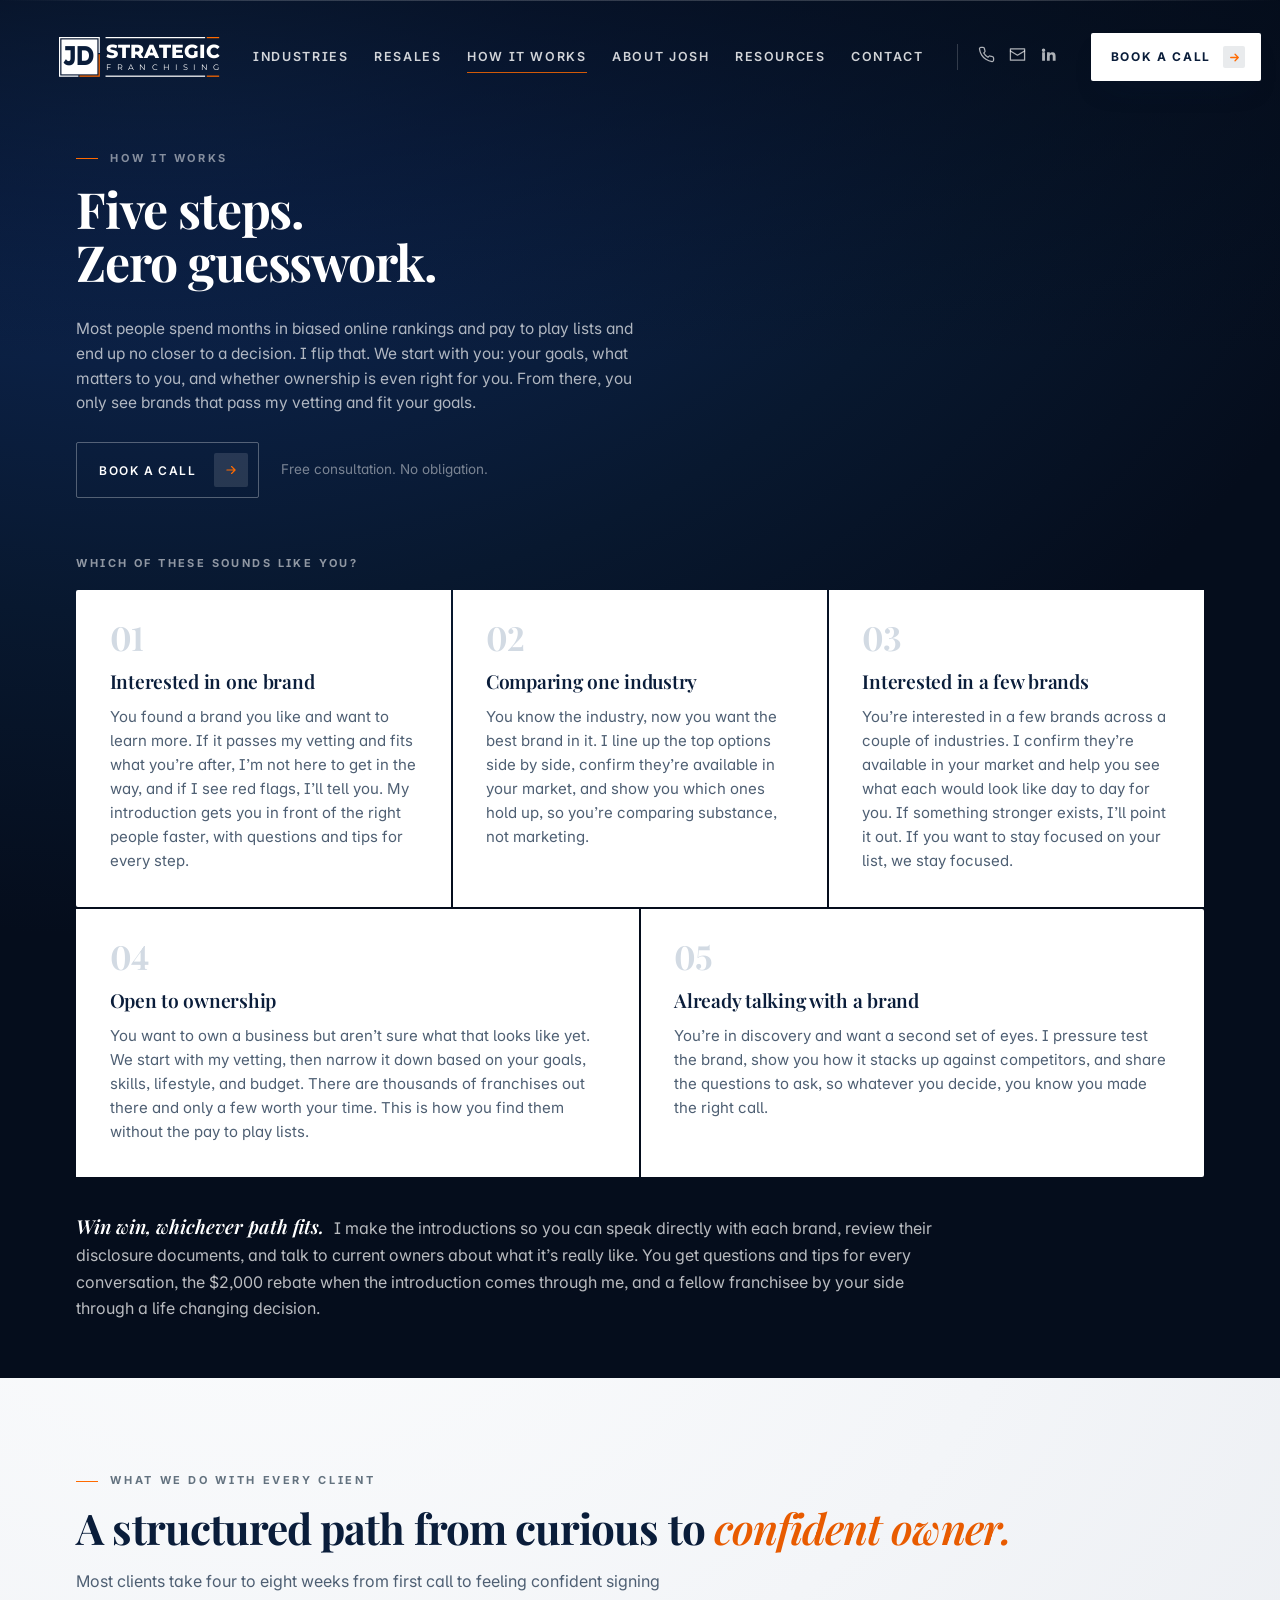
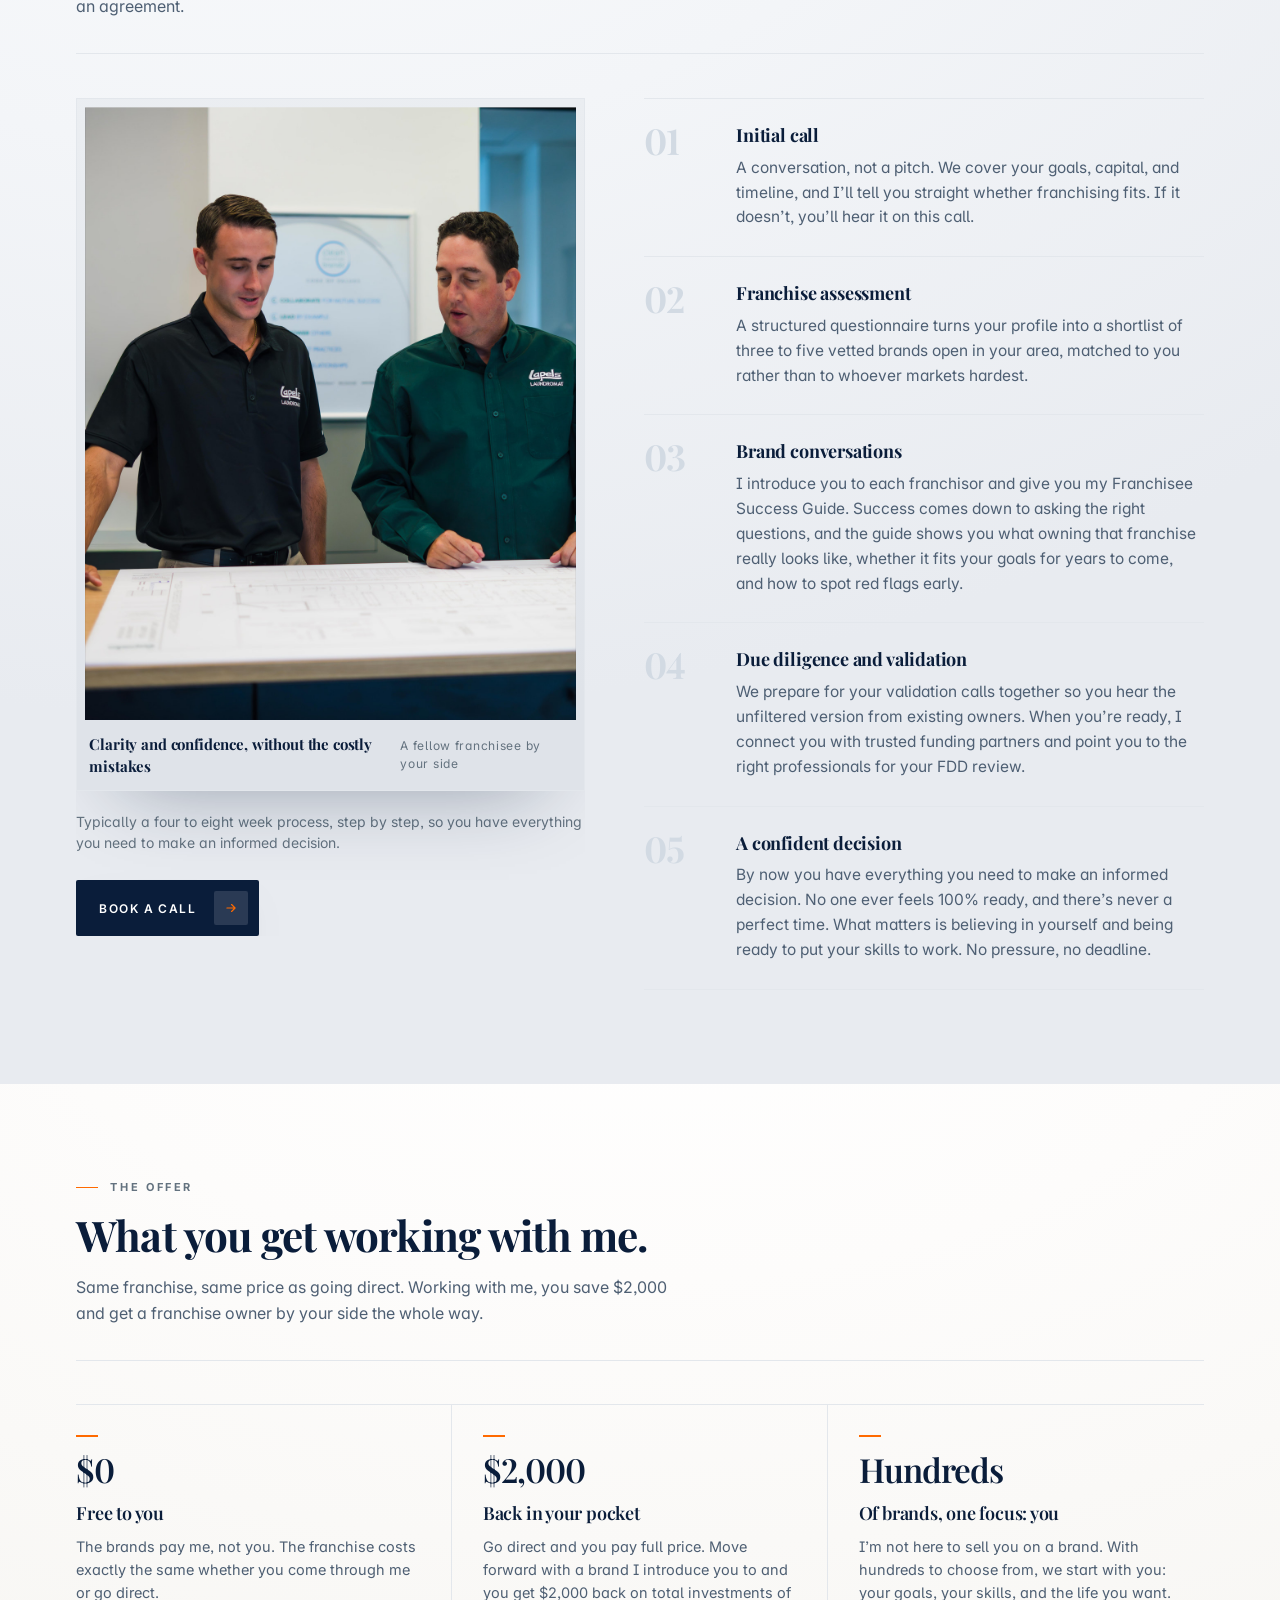
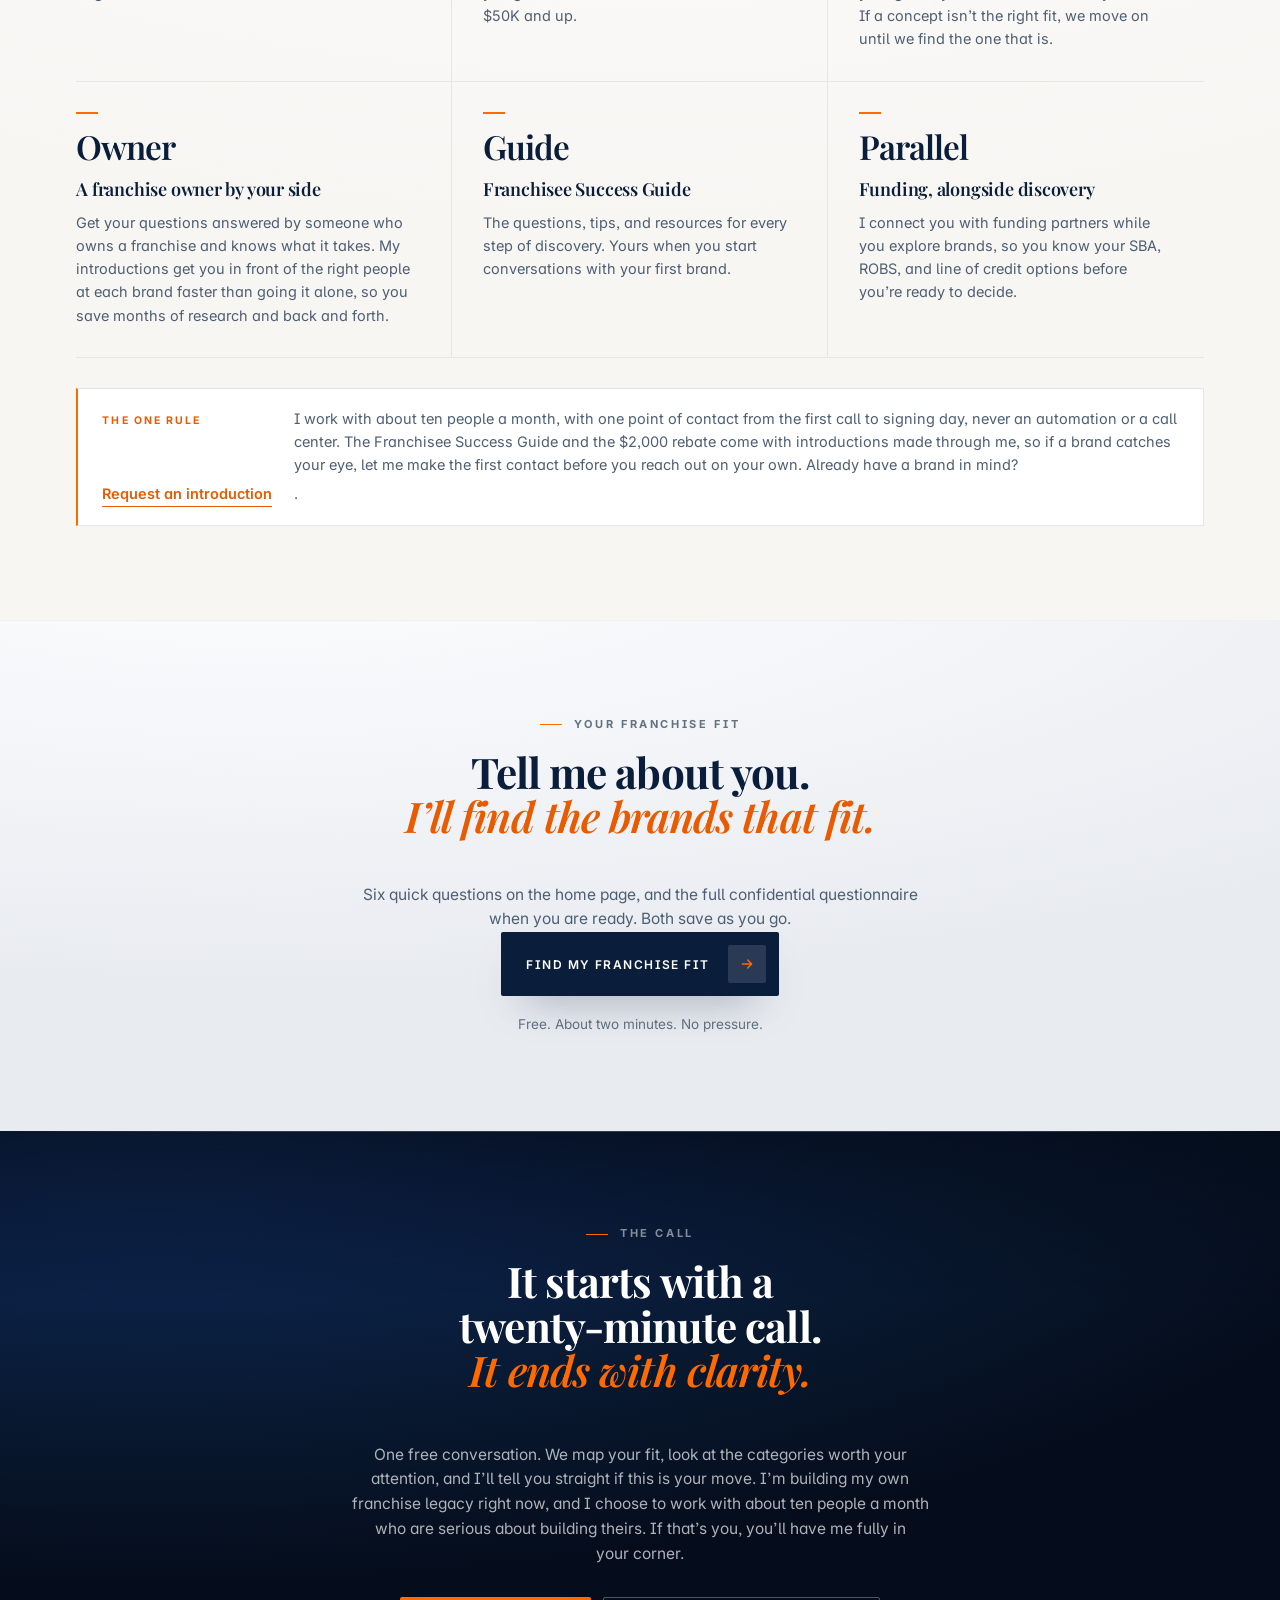
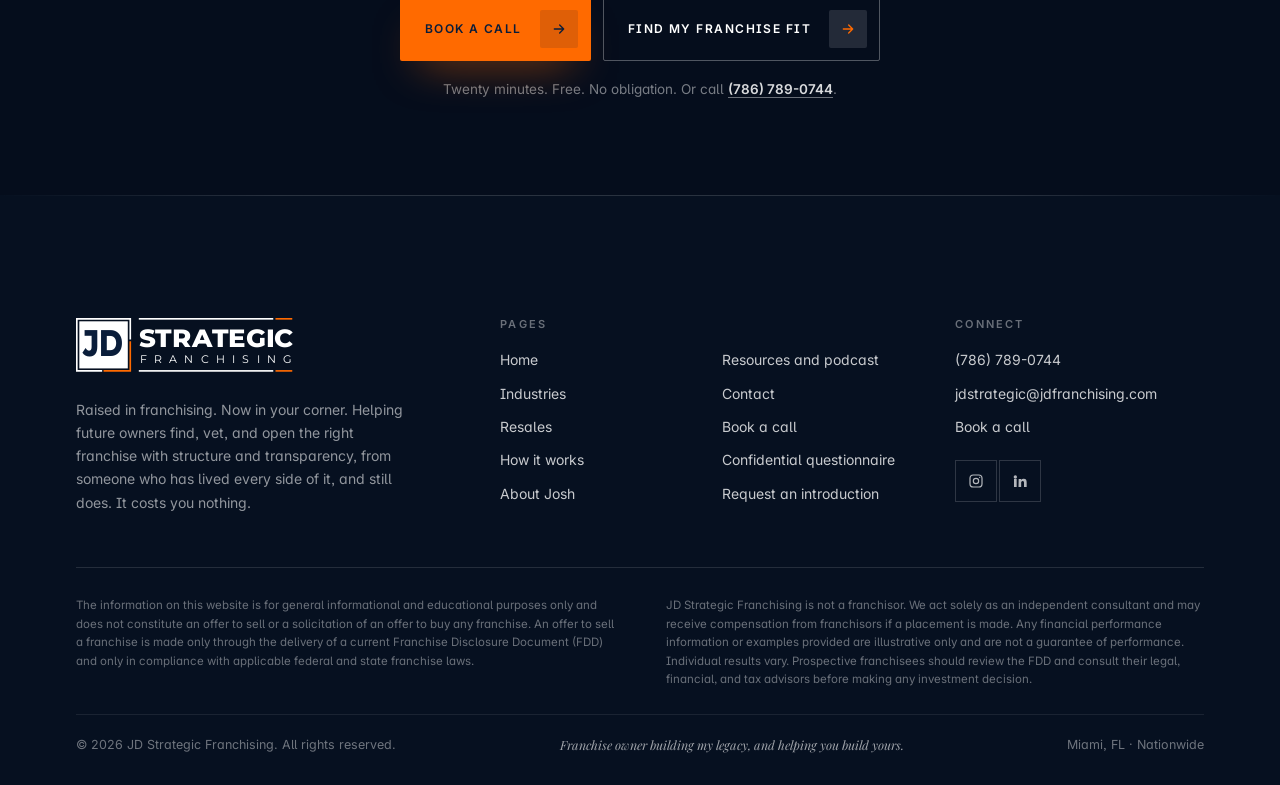
<file: process.html>
<!doctype html>
<html lang="en">
<head>
<meta charset="utf-8">
<meta name="viewport" content="width=device-width, initial-scale=1, viewport-fit=cover">
<title>How It Works | JD Strategic Franchising</title>
<meta name="description" content="Five steps from curious to confident owner: initial call, assessment, brand conversations, due diligence, decision. Free to clients.">
<meta name="theme-color" content="#0A1D3A">
<link rel="canonical" href="https://jd-strategic-site.vercel.app/process">
<meta property="og:type" content="website">
<meta property="og:title" content="How It Works | JD Strategic Franchising">
<meta property="og:description" content="Raised in franchising. Now on your side of the table.">
<link rel="icon" type="image/png" sizes="64x64" href="assets/favicon.png">
<link rel="apple-touch-icon" sizes="180x180" href="assets/apple-touch-icon.png">
<meta property="og:image" content="assets/og.jpg">
<meta property="og:url" content="https://jd-strategic-site.vercel.app/process">
<meta name="twitter:card" content="summary_large_image">
<meta name="twitter:image" content="assets/og.jpg">
<link rel="preconnect" href="https://fonts.googleapis.com">
<link rel="preconnect" href="https://fonts.gstatic.com" crossorigin>
<link href="https://fonts.googleapis.com/css2?family=Playfair+Display:ital,wght@0,400..900;1,400..900&family=Inter:opsz,wght@14..32,400..700&family=Montserrat:wght@400;800&display=swap" rel="stylesheet">
<link rel="stylesheet" href="assets/site.css">
</head>
<body class="inner">
<svg width="0" height="0" style="position:absolute" aria-hidden="true">
  <symbol id="jd-mark" viewBox="0 0 1576 392">
    <path d="M0 0H400V156H388V12H12V378H190V390H0Z" fill="var(--logo-box,#0A1D3A)"/>
    <rect x="24" y="24" width="352" height="342" fill="var(--logo-box,#0A1D3A)"/>
    <text x="50" y="276" font-family="Montserrat,Inter,system-ui,sans-serif" font-weight="800" font-size="268" textLength="294" lengthAdjust="spacingAndGlyphs" fill="var(--logo-on-box,#fff)">JD</text>
    <path d="M388 168H400V390H200V378H388Z" fill="#FF6A00"/>
    <rect x="456" y="0" width="976" height="12" fill="currentColor"/>
    <rect x="1448" y="0" width="122" height="12" fill="#FF6A00"/>
    <text x="456" y="208" font-family="Montserrat,Inter,system-ui,sans-serif" font-weight="800" font-size="184" textLength="1120" lengthAdjust="spacingAndGlyphs" fill="currentColor">STRATEGIC</text>
    <text x="462" y="324" font-family="Montserrat,Inter,system-ui,sans-serif" font-weight="400" font-size="82" textLength="1106" lengthAdjust="spacing" fill="currentColor">FRANCHISING</text>
    <rect x="456" y="378" width="976" height="12" fill="currentColor"/>
    <rect x="1448" y="378" width="122" height="12" fill="#FF6A00"/>
  </symbol>
</svg>
<header class="nav" id="nav">
  <div class="nav-in">
    <a class="brand" href="/" aria-label="JD Strategic Franchising, home"><svg class="logo" role="img" aria-label="JD Strategic Franchising"><use href="#jd-mark"/></svg></a>
    <nav class="nav-links" aria-label="Primary">
      <a href="/industries">Industries</a><a href="/resales">Resales</a><a href="/process" aria-current="page">How It Works</a><a href="/about">About Josh</a><a href="/podcast">Resources</a><a href="/contact">Contact</a>
    </nav>
    <div class="nav-ic">
      <a href="tel:+17867890744" aria-label="Call Josh"><svg viewBox="0 0 24 24" fill="none" stroke="currentColor" stroke-width="1.8" stroke-linecap="round" aria-hidden="true"><path d="M22 16.9v3a2 2 0 0 1-2.2 2 19.8 19.8 0 0 1-8.6-3.1 19.5 19.5 0 0 1-6-6A19.8 19.8 0 0 1 2.1 4.2 2 2 0 0 1 4.1 2h3a2 2 0 0 1 2 1.7c.1 1 .4 1.9.7 2.8a2 2 0 0 1-.5 2.1L8.1 9.9a16 16 0 0 0 6 6l1.3-1.3a2 2 0 0 1 2.1-.4c.9.3 1.8.6 2.8.7a2 2 0 0 1 1.7 2Z"/></svg></a>
      <a href="mailto:jdstrategic@jdfranchising.com" aria-label="Email Josh"><svg viewBox="0 0 24 24" fill="none" stroke="currentColor" stroke-width="1.8" stroke-linecap="round" stroke-linejoin="round" aria-hidden="true"><rect x="2" y="4" width="20" height="16"/><path d="m2 7 10 6 10-6"/></svg></a>
      <a href="https://www.linkedin.com/in/joshhdubois" target="_blank" rel="noopener" aria-label="Josh on LinkedIn"><svg viewBox="0 0 24 24" fill="currentColor" aria-hidden="true"><path d="M4.98 3.5A2.5 2.5 0 1 1 2.5 6 2.5 2.5 0 0 1 4.98 3.5ZM3 8.98h4v12H3Zm7 0h3.8v1.64h.05A4.17 4.17 0 0 1 17.6 8.7c3.7 0 4.4 2.43 4.4 5.6v6.68h-4v-5.92c0-1.41-.03-3.22-1.97-3.22s-2.27 1.54-2.27 3.12v6.02h-4Z"/></svg></a>
    </div>
    <a class="nav-cta" href="/book">Book a Call<i aria-hidden="true"><svg viewBox="0 0 24 24" fill="none" stroke="currentColor" stroke-width="2.4" stroke-linecap="round" stroke-linejoin="round"><path d="M5 12h14M13 6l6 6-6 6"/></svg></i></a>
    <button class="burger" id="burger" aria-label="Open menu" aria-expanded="false" aria-controls="mmenu"><span></span></button>
  </div>
  
</header>
<div class="mmenu" id="mmenu">
  <a href="/">Home</a><a href="/industries">Industries</a><a href="/resales">Resales</a><a href="/process">How It Works</a><a href="/about">About Josh</a><a href="/podcast">Resources</a><a href="/contact">Contact</a><a href="/contact">Find my franchise fit</a>
  <a class="btn btn-accent" href="/book">Book a Call<svg viewBox="0 0 24 24" fill="none" stroke="currentColor" stroke-width="2" stroke-linecap="round" stroke-linejoin="round" aria-hidden="true"><path d="M5 12h14M13 6l6 6-6 6"/></svg></a>
</div>

<main id="top">
<section class="page-head dark" aria-labelledby="ph">
  <div class="wrap"><div class="ch-open"><div class="ch-head"><p class="ch-run"><i></i>How it works</p><h1 class="ch-title" id="ph">Five steps. Zero guesswork.</h1></div></div><p class="lede">Most people spend months in biased online rankings and pay to play lists and end up no closer to a decision. I flip that. We start with you: your goals, what matters to you, and whether ownership is even right for you. From there, you only see brands that pass my vetting and fit your goals.</p><div class="ph-act"><a class="btn btn-ghost" href="/book">Book a Call<svg viewBox="0 0 24 24" fill="none" stroke="currentColor" stroke-width="2" stroke-linecap="round" stroke-linejoin="round" aria-hidden="true"><path d="M5 12h14M13 6l6 6-6 6"/></svg></a><p class="reassure">Free consultation. No obligation.</p></div><p class="ph-k" data-r>Which of these sounds like you?</p>
  <div class="paths five">
      <div class="path" data-r><span class="numbig">01</span><h3>Interested in one brand</h3><p>You found a brand you like and want to learn more. If it passes my vetting and fits what you&rsquo;re after, I&rsquo;m not here to get in the way, and if I see red flags, I&rsquo;ll tell you. My introduction gets you in front of the right people faster, with questions and tips for every step.</p></div>
      <div class="path" data-r data-d="1"><span class="numbig">02</span><h3>Comparing one industry</h3><p>You know the industry, now you want the best brand in it. I line up the top options side by side, confirm they&rsquo;re available in your market, and show you which ones hold up, so you&rsquo;re comparing substance, not marketing.</p></div>
      <div class="path" data-r data-d="2"><span class="numbig">03</span><h3>Interested in a few brands</h3><p>You&rsquo;re interested in a few brands across a couple of industries. I confirm they&rsquo;re available in your market and help you see what each would look like day to day for you. If something stronger exists, I&rsquo;ll point it out. If you want to stay focused on your list, we stay focused.</p></div>
      <div class="path" data-r data-d="2"><span class="numbig">04</span><h3>Open to ownership</h3><p>You want to own a business but aren&rsquo;t sure what that looks like yet. We start with my vetting, then narrow it down based on your goals, skills, lifestyle, and budget. There are thousands of franchises out there and only a few worth your time. This is how you find them without the pay to play lists.</p></div>
      <div class="path" data-r data-d="2"><span class="numbig">05</span><h3>Already talking with a brand</h3><p>You&rsquo;re in discovery and want a second set of eyes. I pressure test the brand, show you how it stacks up against competitors, and share the questions to ask, so whatever you decide, you know you made the right call.</p></div>
  </div>
  <p class="paths-foot" data-r><span class="it">Win win, whichever path fits.</span> I make the introductions so you can speak directly with each brand, review their disclosure documents, and talk to current owners about what it&rsquo;s really like. You get questions and tips for every conversation, the $2,000 rebate when the introduction comes through me, and a fellow franchisee by your side through a life changing decision.</p>
</section>
<section class="chapter band" id="process" aria-labelledby="t1">
  <div class="wrap">
    <div class="ch-open" data-r><div class="ch-head"><p class="ch-run"><i></i>What we do with every client</p><h2 class="ch-title" id="t1">A structured path from curious to <span class="it">confident owner.</span></h2><p class="ch-lede">Most clients take four to eight weeks from first call to feeling confident signing an agreement.</p></div></div>
    <div class="proc">
      <div class="proc-fig" data-r><figure class="mat r45"><span class="core"><img src="assets/josh/proc-2.jpg?v=r30" width="1200" height="1500" alt="Josh DuBois going over build-out plans with a franchise owner" loading="lazy" decoding="async"></span><figcaption><b>Clarity and confidence, without the costly mistakes</b><span>A fellow franchisee by your side</span></figcaption></figure><p class="cap">Typically a four to eight week process, step by step, so you have everything you need to make an informed decision.</p><a class="btn btn-solid" href="/book" style="margin-top:26px">Book a Call<svg viewBox="0 0 24 24" fill="none" stroke="currentColor" stroke-width="2" stroke-linecap="round" stroke-linejoin="round" aria-hidden="true"><path d="M5 12h14M13 6l6 6-6 6"/></svg></a></div>
      <div class="proc-list">
        <div class="proc-row" data-r><span class="numbig">01</span><div><h3>Initial call</h3><p>A conversation, not a pitch. We cover your goals, capital, and timeline, and I&rsquo;ll tell you straight whether franchising fits. If it doesn&rsquo;t, you&rsquo;ll hear it on this call.</p></div></div>
        <div class="proc-row" data-r data-d="1"><span class="numbig">02</span><div><h3>Franchise assessment</h3><p>A structured questionnaire turns your profile into a shortlist of three to five vetted brands open in your area, matched to you rather than to whoever markets hardest.</p></div></div>
        <div class="proc-row" data-r data-d="2"><span class="numbig">03</span><div><h3>Brand conversations</h3><p>I introduce you to each franchisor and give you my Franchisee Success Guide. Success comes down to asking the right questions, and the guide shows you what owning that franchise really looks like, whether it fits your goals for years to come, and how to spot red flags early.</p></div></div>
        <div class="proc-row" data-r data-d="3"><span class="numbig">04</span><div><h3>Due diligence and validation</h3><p>We prepare for your validation calls together so you hear the unfiltered version from existing owners. When you&rsquo;re ready, I connect you with trusted funding partners and point you to the right professionals for your FDD review.</p></div></div>
        <div class="proc-row" data-r data-d="4"><span class="numbig">05</span><div><h3>A confident decision</h3><p>By now you have everything you need to make an informed decision. No one ever feels 100% ready, and there&rsquo;s never a perfect time. What matters is believing in yourself and being ready to put your skills to work. No pressure, no deadline.</p></div></div>
      </div>
    </div>
  </div>
</section>
<section class="chapter paper" id="offer" aria-labelledby="t2">
  <div class="wrap">
    <div class="ch-open" data-r><div class="ch-head"><p class="ch-run"><i></i>The offer</p><h2 class="ch-title" id="t2">What you get working with me.</h2><p class="ch-lede">Same franchise, same price as going direct. Working with me, you save $2,000 and get a franchise owner by your side the whole way.</p></div></div>
    <div class="offers six">
      <div class="offer" data-r><b>$0</b><h3>Free to you</h3><p>The brands pay me, not you. The franchise costs exactly the same whether you come through me or go direct.</p></div>
      <div class="offer" data-r data-d="1"><b>$2,000</b><h3>Back in your pocket</h3><p>Go direct and you pay full price. Move forward with a brand I introduce you to and you get $2,000 back on total investments of $50K and up.</p></div>
      <div class="offer" data-r data-d="2"><b>Hundreds</b><h3>Of brands, one focus: you</h3><p>I&rsquo;m not here to sell you on a brand. With hundreds to choose from, we start with you: your goals, your skills, and the life you want. If a concept isn&rsquo;t the right fit, we move on until we find the one that is.</p></div>
      <div class="offer" data-r><b>Owner</b><h3>A franchise owner by your side</h3><p>Get your questions answered by someone who owns a franchise and knows what it takes. My introductions get you in front of the right people at each brand faster than going it alone, so you save months of research and back and forth.</p></div>
      <div class="offer" data-r data-d="1"><b>Guide</b><h3>Franchisee Success Guide</h3><p>The questions, tips, and resources for every step of discovery. Yours when you start conversations with your first brand.</p></div>
      <div class="offer" data-r data-d="2"><b>Parallel</b><h3>Funding, alongside discovery</h3><p>I connect you with funding partners while you explore brands, so you know your SBA, ROBS, and line of credit options before you&rsquo;re ready to decide.</p></div>
    </div>
    <p class="offers-foot note" data-r><b>The one rule</b>I work with about ten people a month, with one point of contact from the first call to signing day, never an automation or a call center. The Franchisee Success Guide and the $2,000 rebate come with introductions made through me, so if a brand catches your eye, let me make the first contact before you reach out on your own. Already have a brand in mind? <a href="/request">Request an introduction</a>.</p>
  </div>
</section>
<section class="chapter band" id="fit" aria-labelledby="t3">
  <div class="wrap">
    <div class="ch-open center" data-r><div class="ch-head"><p class="ch-run"><i></i>Your franchise fit</p><h2 class="ch-title" id="t3">Tell me about you. <span class="it br">I&rsquo;ll find the brands that fit.</span></h2></div></div>
    <div class="close-c" data-r data-d="1"><p class="lede">Six quick questions on the home page, and the full confidential questionnaire when you are ready. Both save as you go.</p><a class="btn btn-solid" href="/#fit">Find My Franchise Fit<svg viewBox="0 0 24 24" fill="none" stroke="currentColor" stroke-width="2" stroke-linecap="round" stroke-linejoin="round" aria-hidden="true"><path d="M5 12h14M13 6l6 6-6 6"/></svg></a><p class="reassure">Free. About two minutes. No pressure.</p></div>
  </div>
</section>
<section class="chapter dark" id="cta" aria-labelledby="t7">
  <div class="wrap">
    <div class="ch-open center" data-r><div class="ch-head"><p class="ch-run"><i></i>The call</p><h2 class="ch-title" id="t7">It starts with a twenty-minute call. <span class="it br">It ends with clarity.</span></h2></div></div>
    <div class="close-c" data-r data-d="1">
      <p class="lede">One free conversation. We map your fit, look at the categories worth your attention, and I&rsquo;ll tell you straight if this is your move. I&rsquo;m building my own franchise legacy right now, and I choose to work with about ten people a month who are serious about building theirs. If that&rsquo;s you, you&rsquo;ll have me fully in your corner.</p>
      <div class="close-act"><a class="btn btn-accent" href="/book">Book a Call<svg viewBox="0 0 24 24" fill="none" stroke="currentColor" stroke-width="2" stroke-linecap="round" stroke-linejoin="round" aria-hidden="true"><path d="M5 12h14M13 6l6 6-6 6"/></svg></a><a class="btn btn-ghost" href="/#fit">Find My Franchise Fit<svg viewBox="0 0 24 24" fill="none" stroke="currentColor" stroke-width="2" stroke-linecap="round" stroke-linejoin="round" aria-hidden="true"><path d="M5 12h14M13 6l6 6-6 6"/></svg></a></div>
      <p class="reassure">Twenty minutes. Free. No obligation. Or call <a class="tlink" href="tel:+17867890744">(786) 789-0744</a>.</p>
    </div>
  </div>
</section>
</main>

<div class="mbar" id="mbar" aria-label="Quick actions"><a class="btn btn-accent" href="/#fit">Find My Franchise Fit<svg viewBox="0 0 24 24" fill="none" stroke="currentColor" stroke-width="2" stroke-linecap="round" stroke-linejoin="round" aria-hidden="true"><path d="M5 12h14M13 6l6 6-6 6"/></svg></a><a class="mbar-call" href="tel:+17867890744" aria-label="Call Josh"><svg viewBox="0 0 24 24" fill="none" stroke="currentColor" stroke-width="1.8" stroke-linecap="round" aria-hidden="true"><path d="M22 16.9v3a2 2 0 0 1-2.2 2 19.8 19.8 0 0 1-8.6-3.1 19.5 19.5 0 0 1-6-6A19.8 19.8 0 0 1 2.1 4.2 2 2 0 0 1 4.1 2h3a2 2 0 0 1 2 1.7c.1 1 .4 1.9.7 2.8a2 2 0 0 1-.5 2.1L8.1 9.9a16 16 0 0 0 6 6l1.3-1.3a2 2 0 0 1 2.1-.4c.9.3 1.8.6 2.8.7a2 2 0 0 1 1.7 2Z"/></svg></a></div>
<footer class="foot">
  <div class="wrap">
    <div class="foot-top">
      <p class="foot-line">Raised in franchising. <span>Now on your side</span> of the table.</p>
      <a class="btn btn-ghost" href="/book">Book a Call<svg viewBox="0 0 24 24" fill="none" stroke="currentColor" stroke-width="2" stroke-linecap="round" stroke-linejoin="round" aria-hidden="true"><path d="M5 12h14M13 6l6 6-6 6"/></svg></a>
    </div>
    <div class="foot-g">
      <div class="foot-brand"><a class="brand" href="/"><svg class="logo" role="img" aria-label="JD Strategic Franchising"><use href="#jd-mark"/></svg></a><p>Raised in franchising. Now in your corner. Helping future owners find, vet, and open the right franchise with structure and transparency, from someone who has lived every side of it, and still does. It costs you nothing.</p></div>
      <div><h4>Pages</h4><ul><li><a href="/">Home</a></li><li><a href="/industries">Industries</a></li><li><a href="/resales">Resales</a></li><li><a href="/process">How it works</a></li><li><a href="/about">About Josh</a></li><li><a href="/podcast">Resources and podcast</a></li><li><a href="/contact">Contact</a></li><li><a href="/book">Book a call</a></li><li><a href="/questionnaire">Confidential questionnaire</a></li><li><a href="/request">Request an introduction</a></li></ul></div>
      <div><h4>Connect</h4><ul><li><a href="tel:+17867890744">(786) 789-0744</a></li><li><a href="mailto:jdstrategic@jdfranchising.com">jdstrategic@jdfranchising.com</a></li><li><a href="/book">Book a call</a></li></ul>
        <div class="fsoc"><a href="https://www.instagram.com/jdstrategic" target="_blank" rel="noopener" aria-label="JD Strategic on Instagram"><svg viewBox="0 0 24 24" fill="none" stroke="currentColor" stroke-width="1.8" aria-hidden="true"><rect x="3" y="3" width="18" height="18" rx="5"/><circle cx="12" cy="12" r="4"/><circle cx="17.5" cy="6.5" r="1" fill="currentColor" stroke="none"/></svg></a><a href="https://www.linkedin.com/in/joshhdubois" target="_blank" rel="noopener" aria-label="Josh DuBois on LinkedIn"><svg viewBox="0 0 24 24" fill="currentColor" aria-hidden="true"><path d="M4.98 3.5A2.5 2.5 0 1 1 2.5 6 2.5 2.5 0 0 1 4.98 3.5ZM3 8.98h4v12H3Zm7 0h3.8v1.64h.05A4.17 4.17 0 0 1 17.6 8.7c3.7 0 4.4 2.43 4.4 5.6v6.68h-4v-5.92c0-1.41-.03-3.22-1.97-3.22s-2.27 1.54-2.27 3.12v6.02h-4Z"/></svg></a></div></div>
    </div>
    <div class="flegal"><p>The information on this website is for general informational and educational purposes only and does not constitute an offer to sell or a solicitation of an offer to buy any franchise. An offer to sell a franchise is made only through the delivery of a current Franchise Disclosure Document (FDD) and only in compliance with applicable federal and state franchise laws.</p><p>JD Strategic Franchising is not a franchisor. We act solely as an independent consultant and may receive compensation from franchisors if a placement is made. Any financial performance information or examples provided are illustrative only and are not a guarantee of performance. Individual results vary. Prospective franchisees should review the FDD and consult their legal, financial, and tax advisors before making any investment decision.</p></div>
    <div class="fcopy"><span>&copy; 2026 JD Strategic Franchising. All rights reserved.</span><span class="fsig">Franchise owner building my legacy, and helping you build yours.</span><span>Miami, FL &middot; Nationwide</span></div>
  </div>
</footer>
<script src="assets/site.js"></script>
<!-- GHL chat widget (2026-11-12) -->
<script src="https://widgets.leadconnectorhq.com/loader.js" data-resources-url="https://widgets.leadconnectorhq.com/chat-widget/loader.js" data-widget-id="6af5c9ba8cb30d103837bfd6"></script>
</body>
</html>
</file>
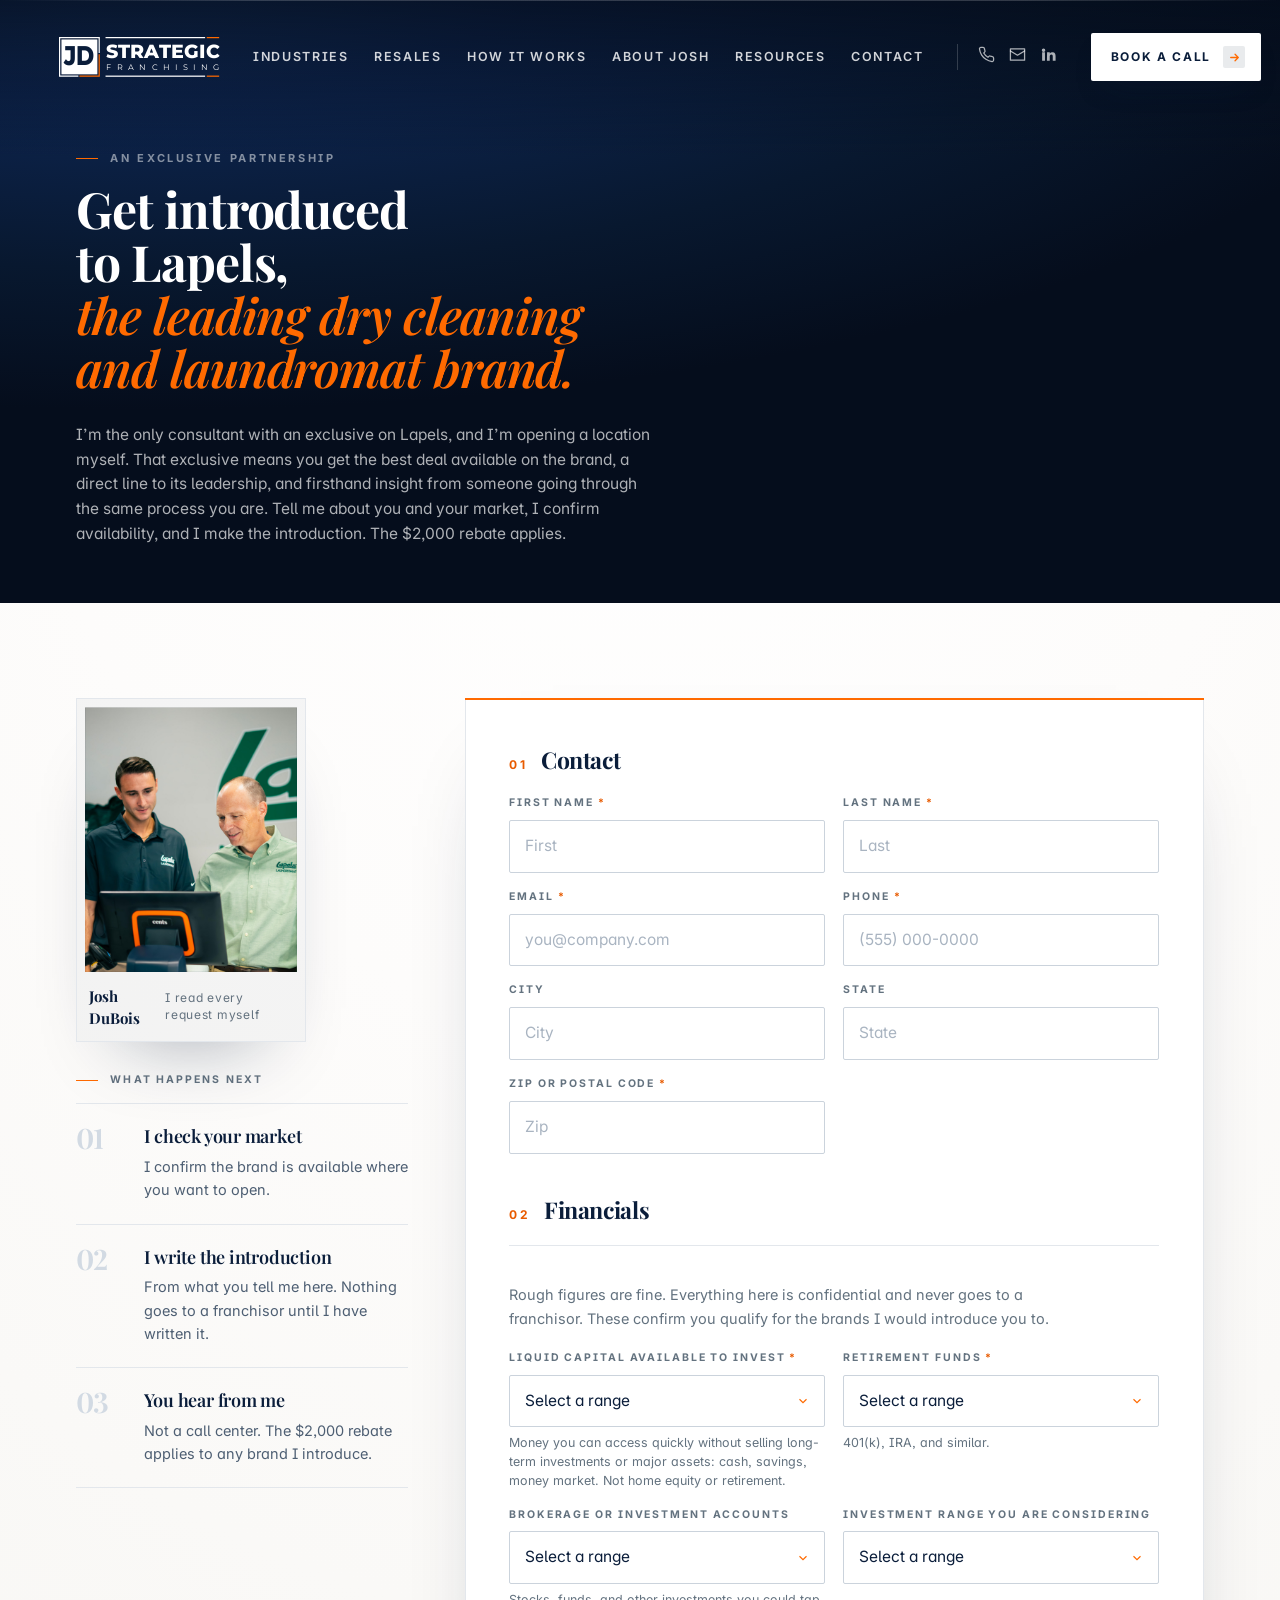
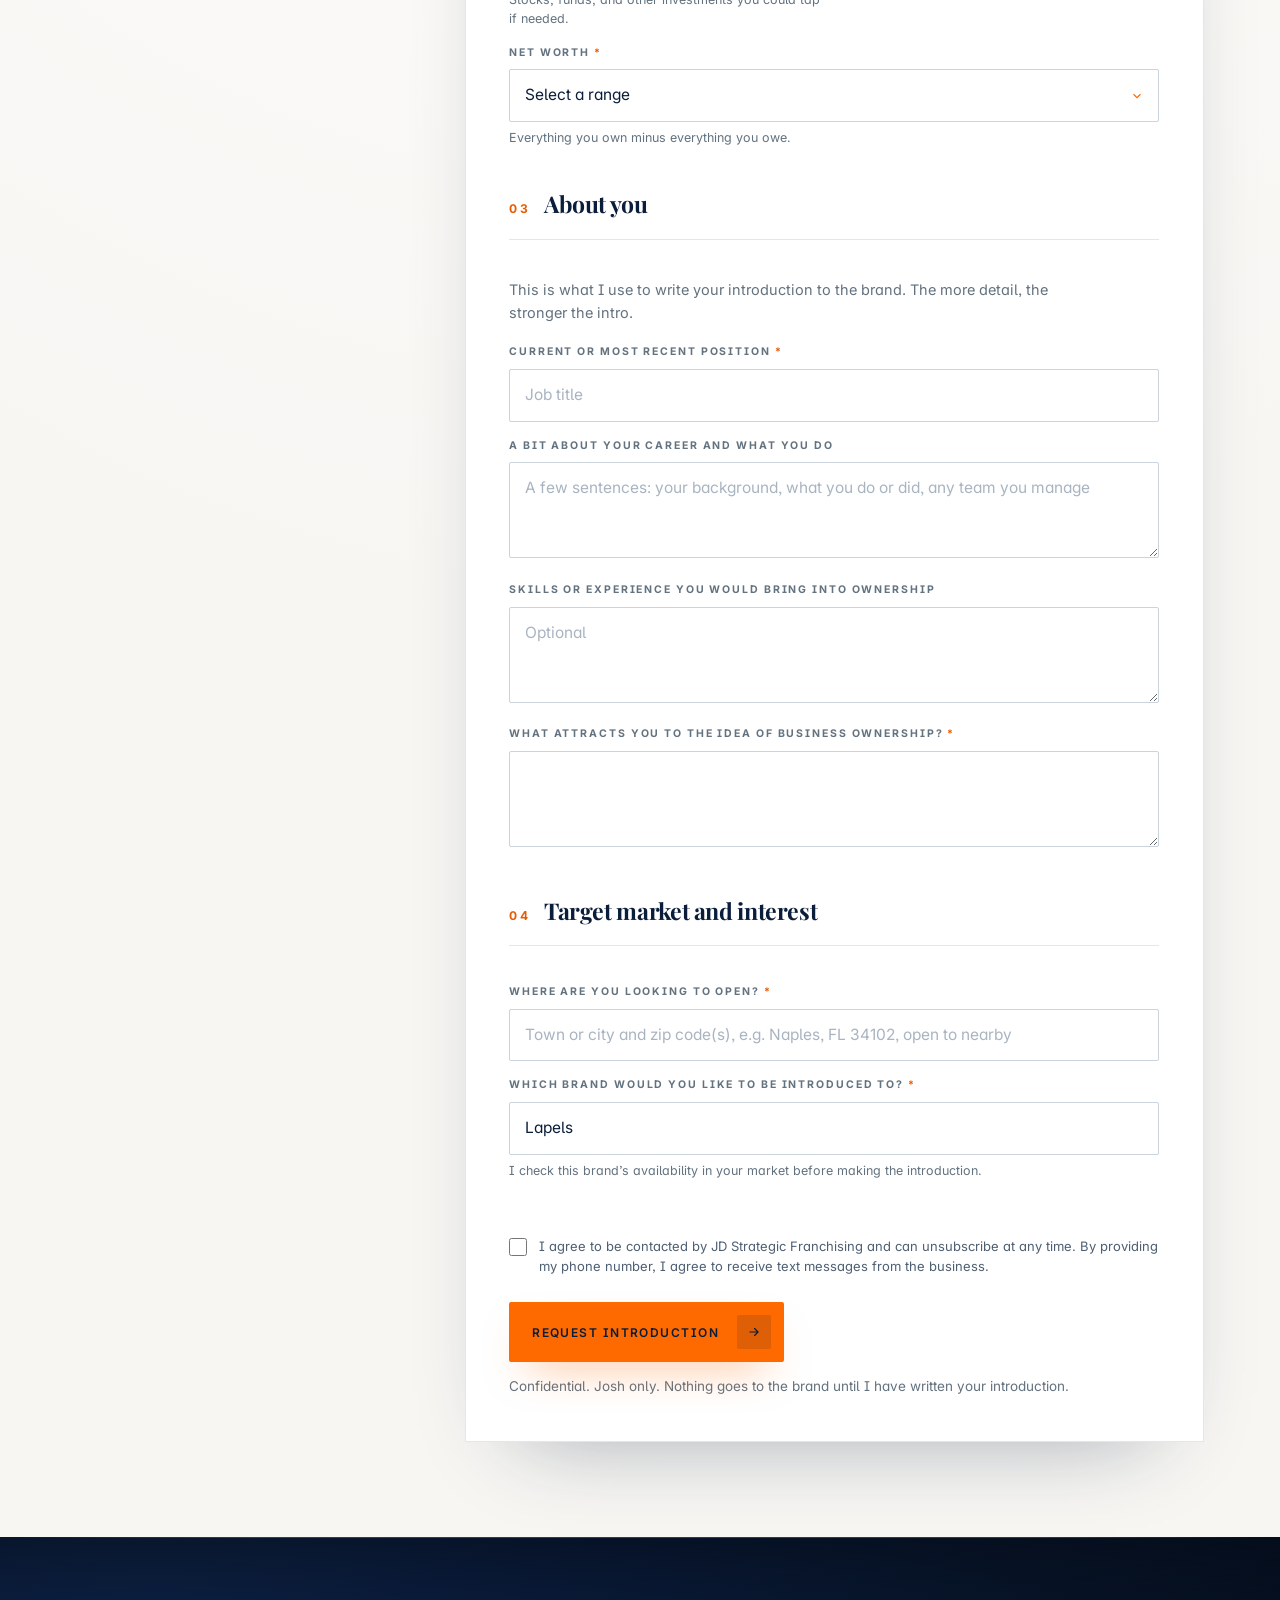
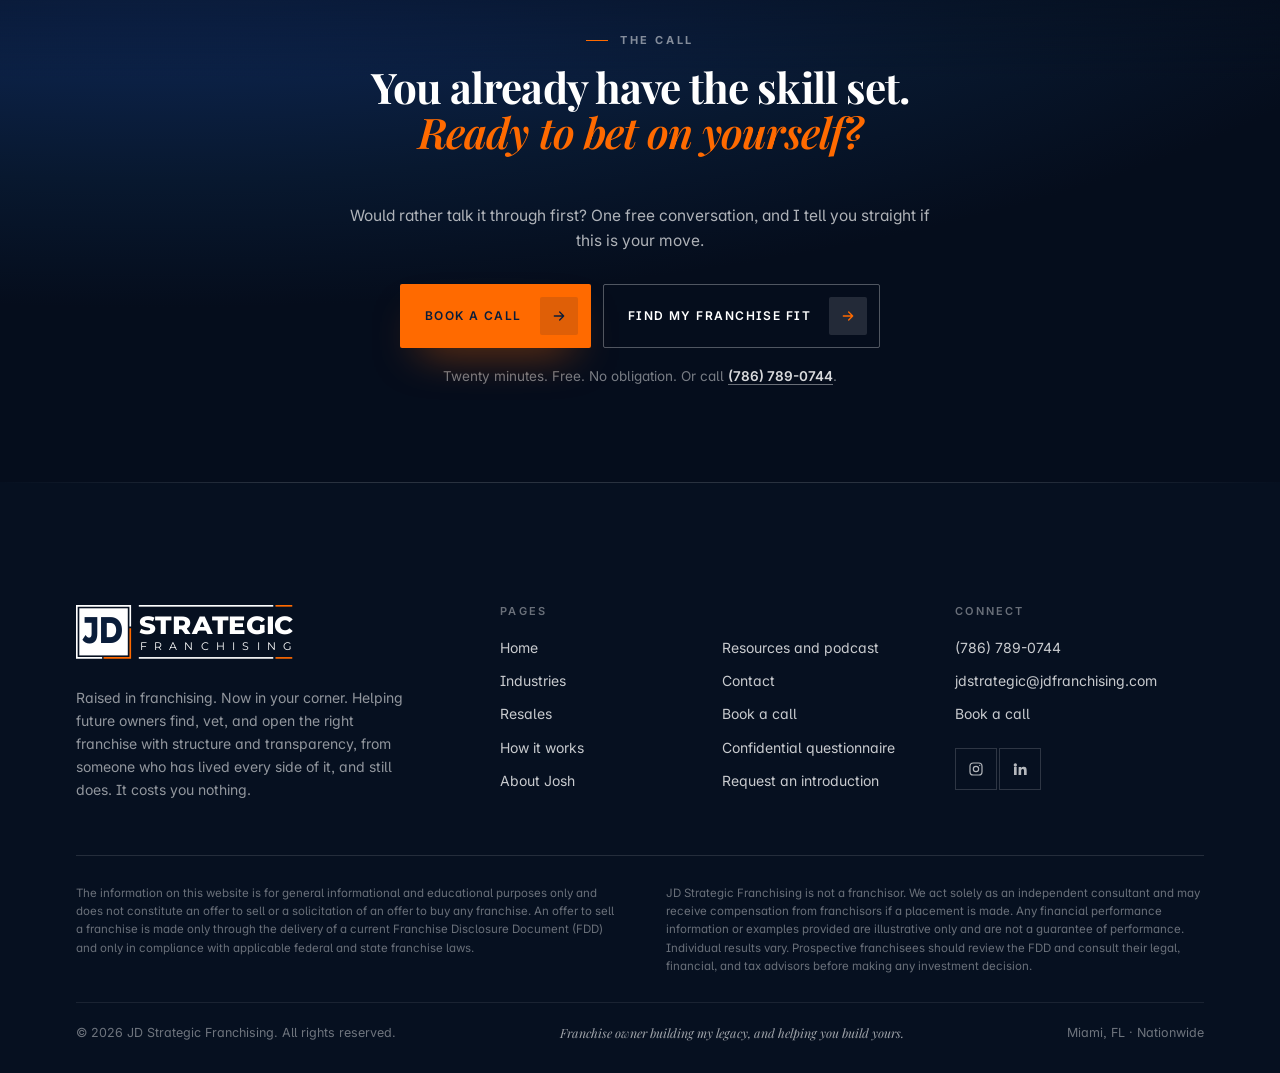
<file: request.html>
<!doctype html>
<html lang="en">
<head>
<meta charset="utf-8">
<meta name="viewport" content="width=device-width, initial-scale=1, viewport-fit=cover">
<title>Request an Introduction | JD Strategic Franchising</title>
<meta name="description" content="Skip the call and be introduced straight to a franchise brand. Confirm you qualify, tell Josh what you do now, and he writes the introduction.">
<meta name="theme-color" content="#0A1D3A">
<link rel="canonical" href="https://jdfranchising.com/request">
<meta property="og:type" content="website">
<meta property="og:title" content="Book a Call | JD Strategic Franchising">
<meta property="og:description" content="Raised in franchising. Now on your side of the table.">
<link rel="icon" type="image/png" sizes="64x64" href="assets/favicon.png">
<link rel="apple-touch-icon" sizes="180x180" href="assets/apple-touch-icon.png">
<meta property="og:image" content="assets/og.jpg">
<meta property="og:url" content="https://jd-strategic-site.vercel.app/contact">
<meta name="twitter:card" content="summary_large_image">
<meta name="twitter:image" content="assets/og.jpg">
<link rel="preconnect" href="https://fonts.googleapis.com">
<link rel="preconnect" href="https://fonts.gstatic.com" crossorigin>
<link href="https://fonts.googleapis.com/css2?family=Playfair+Display:ital,wght@0,400..900;1,400..900&family=Inter:opsz,wght@14..32,400..700&family=Montserrat:wght@400;800&display=swap" rel="stylesheet">
<link rel="stylesheet" href="assets/site.css">
</head>
<body class="inner">
<svg width="0" height="0" style="position:absolute" aria-hidden="true">
  <symbol id="jd-mark" viewBox="0 0 1576 392">
    <path d="M0 0H400V156H388V12H12V378H190V390H0Z" fill="var(--logo-box,#0A1D3A)"/>
    <rect x="24" y="24" width="352" height="342" fill="var(--logo-box,#0A1D3A)"/>
    <text x="50" y="276" font-family="Montserrat,Inter,system-ui,sans-serif" font-weight="800" font-size="268" textLength="294" lengthAdjust="spacingAndGlyphs" fill="var(--logo-on-box,#fff)">JD</text>
    <path d="M388 168H400V390H200V378H388Z" fill="#FF6A00"/>
    <rect x="456" y="0" width="976" height="12" fill="currentColor"/>
    <rect x="1448" y="0" width="122" height="12" fill="#FF6A00"/>
    <text x="456" y="208" font-family="Montserrat,Inter,system-ui,sans-serif" font-weight="800" font-size="184" textLength="1120" lengthAdjust="spacingAndGlyphs" fill="currentColor">STRATEGIC</text>
    <text x="462" y="324" font-family="Montserrat,Inter,system-ui,sans-serif" font-weight="400" font-size="82" textLength="1106" lengthAdjust="spacing" fill="currentColor">FRANCHISING</text>
    <rect x="456" y="378" width="976" height="12" fill="currentColor"/>
    <rect x="1448" y="378" width="122" height="12" fill="#FF6A00"/>
  </symbol>
</svg>
<header class="nav" id="nav">
  <div class="nav-in">
    <a class="brand" href="/" aria-label="JD Strategic Franchising, home"><svg class="logo" role="img" aria-label="JD Strategic Franchising"><use href="#jd-mark"/></svg></a>
    <nav class="nav-links" aria-label="Primary">
      <a href="/industries">Industries</a><a href="/resales">Resales</a><a href="/process">How It Works</a><a href="/about">About Josh</a><a href="/podcast">Resources</a><a href="/contact">Contact</a>
    </nav>
    <div class="nav-ic">
      <a href="tel:+17867890744" aria-label="Call Josh"><svg viewBox="0 0 24 24" fill="none" stroke="currentColor" stroke-width="1.8" stroke-linecap="round" aria-hidden="true"><path d="M22 16.9v3a2 2 0 0 1-2.2 2 19.8 19.8 0 0 1-8.6-3.1 19.5 19.5 0 0 1-6-6A19.8 19.8 0 0 1 2.1 4.2 2 2 0 0 1 4.1 2h3a2 2 0 0 1 2 1.7c.1 1 .4 1.9.7 2.8a2 2 0 0 1-.5 2.1L8.1 9.9a16 16 0 0 0 6 6l1.3-1.3a2 2 0 0 1 2.1-.4c.9.3 1.8.6 2.8.7a2 2 0 0 1 1.7 2Z"/></svg></a>
      <a href="mailto:jdstrategic@jdfranchising.com" aria-label="Email Josh"><svg viewBox="0 0 24 24" fill="none" stroke="currentColor" stroke-width="1.8" stroke-linecap="round" stroke-linejoin="round" aria-hidden="true"><rect x="2" y="4" width="20" height="16"/><path d="m2 7 10 6 10-6"/></svg></a>
      <a href="https://www.linkedin.com/in/joshhdubois" target="_blank" rel="noopener" aria-label="Josh on LinkedIn"><svg viewBox="0 0 24 24" fill="currentColor" aria-hidden="true"><path d="M4.98 3.5A2.5 2.5 0 1 1 2.5 6 2.5 2.5 0 0 1 4.98 3.5ZM3 8.98h4v12H3Zm7 0h3.8v1.64h.05A4.17 4.17 0 0 1 17.6 8.7c3.7 0 4.4 2.43 4.4 5.6v6.68h-4v-5.92c0-1.41-.03-3.22-1.97-3.22s-2.27 1.54-2.27 3.12v6.02h-4Z"/></svg></a>
    </div>
    <a class="nav-cta" href="/book">Book a Call<i aria-hidden="true"><svg viewBox="0 0 24 24" fill="none" stroke="currentColor" stroke-width="2.4" stroke-linecap="round" stroke-linejoin="round"><path d="M5 12h14M13 6l6 6-6 6"/></svg></i></a>
    <button class="burger" id="burger" aria-label="Open menu" aria-expanded="false" aria-controls="mmenu"><span></span></button>
  </div>
  
</header>
<div class="mmenu" id="mmenu">
  <a href="/">Home</a><a href="/industries">Industries</a><a href="/resales">Resales</a><a href="/process">How It Works</a><a href="/about">About Josh</a><a href="/podcast">Resources</a><a href="/contact">Contact</a><a href="/contact">Find my franchise fit</a>
  <a class="btn btn-accent" href="/book">Book a Call<svg viewBox="0 0 24 24" fill="none" stroke="currentColor" stroke-width="2" stroke-linecap="round" stroke-linejoin="round" aria-hidden="true"><path d="M5 12h14M13 6l6 6-6 6"/></svg></a>
</div>

<main id="top">
<section class="page-head dark" aria-labelledby="ph">
  <div class="wrap"><div class="ch-open"><div class="ch-head"><p class="ch-run"><i></i>An exclusive partnership</p><h1 class="ch-title" id="ph">Get introduced to Lapels, <span class="it br">the leading dry cleaning and laundromat brand.</span></h1></div></div>
  <p class="lede">I&rsquo;m the only consultant with an exclusive on Lapels, and I&rsquo;m opening a location myself. That exclusive means you get the best deal available on the brand, a direct line to its leadership, and firsthand insight from someone going through the same process you are. Tell me about you and your market, I confirm availability, and I make the introduction. The $2,000 rebate applies.</p></div>
</section>
<section class="chapter paper" id="form" aria-label="Introduction request form">
  <div class="wrap">
    <div class="rq">
      <aside class="rq-rail">
        <figure class="mat r45 rq-photo" data-r><span class="core"><img src="assets/josh/request.jpg?v=r30" width="1200" height="1500" alt="Josh DuBois with a Lapels owner at the counter" loading="lazy" decoding="async"></span><figcaption><b>Josh DuBois</b><span>I read every request myself</span></figcaption></figure>
        <div class="rq-steps" data-r data-d="1">
          <p class="pod-k">What happens next</p>
          <ol class="steps3">
            <li><span class="numbig">01</span><div><h3>I check your market</h3><p>I confirm the brand is available where you want to open.</p></div></li>
            <li><span class="numbig">02</span><div><h3>I write the introduction</h3><p>From what you tell me here. Nothing goes to a franchisor until I have written it.</p></div></li>
            <li><span class="numbig">03</span><div><h3>You hear from me</h3><p>Not a call center. The $2,000 rebate applies to any brand I introduce.</p></div></li>
          </ol>
        </div>
      </aside>
      <form class="rform" id="rform" novalidate>
      <fieldset class="rf-set"><legend><span class="rf-n">01</span>Contact</legend><div class="rf-grid">
        <label class="rf-f"><span class="fl">First name <em aria-hidden="true">*</em></span><input name="first" type="text" placeholder="First" autocomplete="given-name" data-req><span class="fiterr">Please fill this in.</span></label>
        <label class="rf-f"><span class="fl">Last name <em aria-hidden="true">*</em></span><input name="last" type="text" placeholder="Last" autocomplete="family-name" data-req><span class="fiterr">Please fill this in.</span></label>
        <label class="rf-f"><span class="fl">Email <em aria-hidden="true">*</em></span><input name="email" type="email" placeholder="you@company.com" autocomplete="email" data-req><span class="fiterr">Enter a valid email address.</span></label>
        <label class="rf-f"><span class="fl">Phone <em aria-hidden="true">*</em></span><input name="phone" type="tel" placeholder="(555) 000-0000" autocomplete="tel" data-req inputmode="tel"><span class="fiterr">Enter a 10-digit phone number.</span></label>
        <label class="rf-f"><span class="fl">City</span><input name="city" type="text" placeholder="City" autocomplete="address-level2"><span class="fiterr">Please fill this in.</span></label>
        <label class="rf-f"><span class="fl">State</span><input name="state" type="text" placeholder="State" autocomplete="address-level1"><span class="fiterr">Please fill this in.</span></label>
        <label class="rf-f"><span class="fl">Zip or postal code <em aria-hidden="true">*</em></span><input name="zip" type="text" placeholder="Zip" autocomplete="postal-code" data-req inputmode="numeric"><span class="fiterr">Please fill this in.</span></label>
      </div></fieldset>
      <fieldset class="rf-set"><legend><span class="rf-n">02</span>Financials</legend><p class="rf-lead">Rough figures are fine. Everything here is confidential and never goes to a franchisor. These confirm you qualify for the brands I would introduce you to.</p><div class="rf-grid">
        <label class="rf-f"><span class="fl">Liquid capital available to invest <em aria-hidden="true">*</em></span><select name="liquid" data-req><option value="">Select a range</option><option>$50K to $75K</option><option>$75K to $100K</option><option>$100K to $150K</option><option>$150K to $200K</option><option>$200K to $250K</option><option>$250K to $500K</option><option>$500K to $1M</option><option>$1M to $2M</option><option>$2M+</option></select><span class="fh">Money you can access quickly without selling long-term investments or major assets: cash, savings, money market. Not home equity or retirement.</span><span class="fiterr">Please fill this in.</span></label>
        <label class="rf-f"><span class="fl">Retirement funds <em aria-hidden="true">*</em></span><select name="retirement" data-req><option value="">Select a range</option><option>None</option><option>Under $50K</option><option>$50K to $100K</option><option>$100K to $250K</option><option>$250K to $500K</option><option>$500K to $1M</option><option>$1M+</option></select><span class="fh">401(k), IRA, and similar.</span><span class="fiterr">Please fill this in.</span></label>
        <label class="rf-f"><span class="fl">Brokerage or investment accounts</span><select name="brokerage"><option value="">Select a range</option><option>None</option><option>Under $50K</option><option>$50K to $100K</option><option>$100K to $250K</option><option>$250K to $500K</option><option>$500K to $1M</option><option>$1M+</option></select><span class="fh">Stocks, funds, and other investments you could tap if needed.</span><span class="fiterr">Please fill this in.</span></label>
        <label class="rf-f"><span class="fl">Investment range you are considering</span><select name="invest"><option value="">Select a range</option><option>Under $100K</option><option>$100K to $250K</option><option>$250K to $500K</option><option>$500K to $1M</option><option>$1M+</option><option>Not sure yet</option></select><span class="fiterr">Please fill this in.</span></label>
        <label class="rf-f wide"><span class="fl">Net worth <em aria-hidden="true">*</em></span><select name="networth" data-req><option value="">Select a range</option><option>Under $250K</option><option>$250K to $500K</option><option>$500K to $1M</option><option>$1M to $2M</option><option>$2M to $5M</option><option>$5M+</option></select><span class="fh">Everything you own minus everything you owe.</span><span class="fiterr">Please fill this in.</span></label>
      </div></fieldset>
      <fieldset class="rf-set"><legend><span class="rf-n">03</span>About you</legend><p class="rf-lead">This is what I use to write your introduction to the brand. The more detail, the stronger the intro.</p><div class="rf-grid">
        <label class="rf-f wide"><span class="fl">Current or most recent position <em aria-hidden="true">*</em></span><input name="position" type="text" placeholder="Job title" autocomplete="organization-title" data-req><span class="fiterr">Please fill this in.</span></label>
        <label class="rf-f wide"><span class="fl">A bit about your career and what you do</span><textarea name="career" placeholder="A few sentences: your background, what you do or did, any team you manage"></textarea><span class="fiterr">Please fill this in.</span></label>
        <label class="rf-f wide"><span class="fl">Skills or experience you would bring into ownership</span><textarea name="skills" placeholder="Optional"></textarea><span class="fiterr">Please fill this in.</span></label>
        <label class="rf-f wide"><span class="fl">What attracts you to the idea of business ownership? <em aria-hidden="true">*</em></span><textarea name="attracts" placeholder="" data-req></textarea><span class="fiterr">Please fill this in.</span></label>
      </div></fieldset>
      <fieldset class="rf-set"><legend><span class="rf-n">04</span>Target market and interest</legend><div class="rf-grid">
        <label class="rf-f wide"><span class="fl">Where are you looking to open? <em aria-hidden="true">*</em></span><input name="markets" type="text" placeholder="Town or city and zip code(s), e.g. Naples, FL 34102, open to nearby" autocomplete="off" data-req><span class="fiterr">Please fill this in.</span></label>
        <label class="rf-f wide"><span class="fl">Which brand would you like to be introduced to? <em aria-hidden="true">*</em></span><input name="brand" id="rfBrand" type="text" value="Lapels" placeholder="Brand name" autocomplete="off" data-req><span class="fh">I check this brand&rsquo;s availability in your market before making the introduction.</span><span class="fiterr">Please fill this in.</span></label>
      </div></fieldset>
      <label class="consent rf-consent"><input type="checkbox" name="consent"><span>I agree to be contacted by JD Strategic Franchising and can unsubscribe at any time. By providing my phone number, I agree to receive text messages from the business.</span></label>
      <div class="fitnav rf-nav"><button type="submit" class="btn btn-accent">Request Introduction<svg viewBox="0 0 24 24" fill="none" stroke="currentColor" stroke-width="2" stroke-linecap="round" stroke-linejoin="round" aria-hidden="true"><path d="M5 12h14M13 6l6 6-6 6"/></svg></button><p class="reassure">Confidential. Josh only. Nothing goes to the brand until I have written your introduction.</p></div>
    </form>
    <div class="fitdone rf-done" id="rfDone" hidden><div class="mark"><svg viewBox="0 0 24 24" fill="none" stroke="currentColor" stroke-width="2" stroke-linecap="round" stroke-linejoin="round"><path d="M20 6 9 17l-5-5"/></svg></div><h3 id="rfDoneH">Thanks. Your request is in.</h3><p>I will confirm availability in your market and make your introduction shortly. If the brand is not available where you are, I will say so and suggest what is.</p><a class="btn btn-ghost" href="/">Back To The Home Page<svg viewBox="0 0 24 24" fill="none" stroke="currentColor" stroke-width="2" stroke-linecap="round" stroke-linejoin="round" aria-hidden="true"><path d="M5 12h14M13 6l6 6-6 6"/></svg></a></div>
    </div>
  </div>
</section>
<section class="chapter dark" id="cta" aria-labelledby="t7">
  <div class="wrap">
    <div class="ch-open center" data-r><div class="ch-head"><p class="ch-run"><i></i>The call</p><h2 class="ch-title" id="t7">You already have the skill set. <span class="it br">Ready to bet on yourself?</span></h2></div></div>
    <div class="close-c" data-r data-d="1">
      <p class="lede">Would rather talk it through first? One free conversation, and I tell you straight if this is your move.</p>
      <div class="close-act"><a class="btn btn-accent" href="/book">Book a Call<svg viewBox="0 0 24 24" fill="none" stroke="currentColor" stroke-width="2" stroke-linecap="round" stroke-linejoin="round" aria-hidden="true"><path d="M5 12h14M13 6l6 6-6 6"/></svg></a><a class="btn btn-ghost" href="/#fit">Find My Franchise Fit<svg viewBox="0 0 24 24" fill="none" stroke="currentColor" stroke-width="2" stroke-linecap="round" stroke-linejoin="round" aria-hidden="true"><path d="M5 12h14M13 6l6 6-6 6"/></svg></a></div>
      <p class="reassure">Twenty minutes. Free. No obligation. Or call <a class="tlink" href="tel:+17867890744">(786) 789-0744</a>.</p>
    </div>
  </div>
</section>
</main>

<footer class="foot">
  <div class="wrap">
    <div class="foot-top">
      <p class="foot-line">Raised in franchising. <span>Now on your side</span> of the table.</p>
      <a class="btn btn-ghost" href="/book">Book a Call<svg viewBox="0 0 24 24" fill="none" stroke="currentColor" stroke-width="2" stroke-linecap="round" stroke-linejoin="round" aria-hidden="true"><path d="M5 12h14M13 6l6 6-6 6"/></svg></a>
    </div>
    <div class="foot-g">
      <div class="foot-brand"><a class="brand" href="/"><svg class="logo" role="img" aria-label="JD Strategic Franchising"><use href="#jd-mark"/></svg></a><p>Raised in franchising. Now in your corner. Helping future owners find, vet, and open the right franchise with structure and transparency, from someone who has lived every side of it, and still does. It costs you nothing.</p></div>
      <div><h4>Pages</h4><ul><li><a href="/">Home</a></li><li><a href="/industries">Industries</a></li><li><a href="/resales">Resales</a></li><li><a href="/process">How it works</a></li><li><a href="/about">About Josh</a></li><li><a href="/podcast">Resources and podcast</a></li><li><a href="/contact">Contact</a></li><li><a href="/book">Book a call</a></li><li><a href="/questionnaire">Confidential questionnaire</a></li><li><a href="/request">Request an introduction</a></li></ul></div>
      <div><h4>Connect</h4><ul><li><a href="tel:+17867890744">(786) 789-0744</a></li><li><a href="mailto:jdstrategic@jdfranchising.com">jdstrategic@jdfranchising.com</a></li><li><a href="/book">Book a call</a></li></ul>
        <div class="fsoc"><a href="https://www.instagram.com/jdstrategic" target="_blank" rel="noopener" aria-label="JD Strategic on Instagram"><svg viewBox="0 0 24 24" fill="none" stroke="currentColor" stroke-width="1.8" aria-hidden="true"><rect x="3" y="3" width="18" height="18" rx="5"/><circle cx="12" cy="12" r="4"/><circle cx="17.5" cy="6.5" r="1" fill="currentColor" stroke="none"/></svg></a><a href="https://www.linkedin.com/in/joshhdubois" target="_blank" rel="noopener" aria-label="Josh DuBois on LinkedIn"><svg viewBox="0 0 24 24" fill="currentColor" aria-hidden="true"><path d="M4.98 3.5A2.5 2.5 0 1 1 2.5 6 2.5 2.5 0 0 1 4.98 3.5ZM3 8.98h4v12H3Zm7 0h3.8v1.64h.05A4.17 4.17 0 0 1 17.6 8.7c3.7 0 4.4 2.43 4.4 5.6v6.68h-4v-5.92c0-1.41-.03-3.22-1.97-3.22s-2.27 1.54-2.27 3.12v6.02h-4Z"/></svg></a></div></div>
    </div>
    <div class="flegal"><p>The information on this website is for general informational and educational purposes only and does not constitute an offer to sell or a solicitation of an offer to buy any franchise. An offer to sell a franchise is made only through the delivery of a current Franchise Disclosure Document (FDD) and only in compliance with applicable federal and state franchise laws.</p><p>JD Strategic Franchising is not a franchisor. We act solely as an independent consultant and may receive compensation from franchisors if a placement is made. Any financial performance information or examples provided are illustrative only and are not a guarantee of performance. Individual results vary. Prospective franchisees should review the FDD and consult their legal, financial, and tax advisors before making any investment decision.</p></div>
    <div class="fcopy"><span>&copy; 2026 JD Strategic Franchising. All rights reserved.</span><span class="fsig">Franchise owner building my legacy, and helping you build yours.</span><span>Miami, FL &middot; Nationwide</span></div>
  </div>
</footer>
<script src="assets/site.js"></script>
<!-- GHL chat widget (2026-11-12) -->
<script src="https://widgets.leadconnectorhq.com/loader.js" data-resources-url="https://widgets.leadconnectorhq.com/chat-widget/loader.js" data-widget-id="6af5c9ba8cb30d103837bfd6"></script>
</body>
</html>
</file>
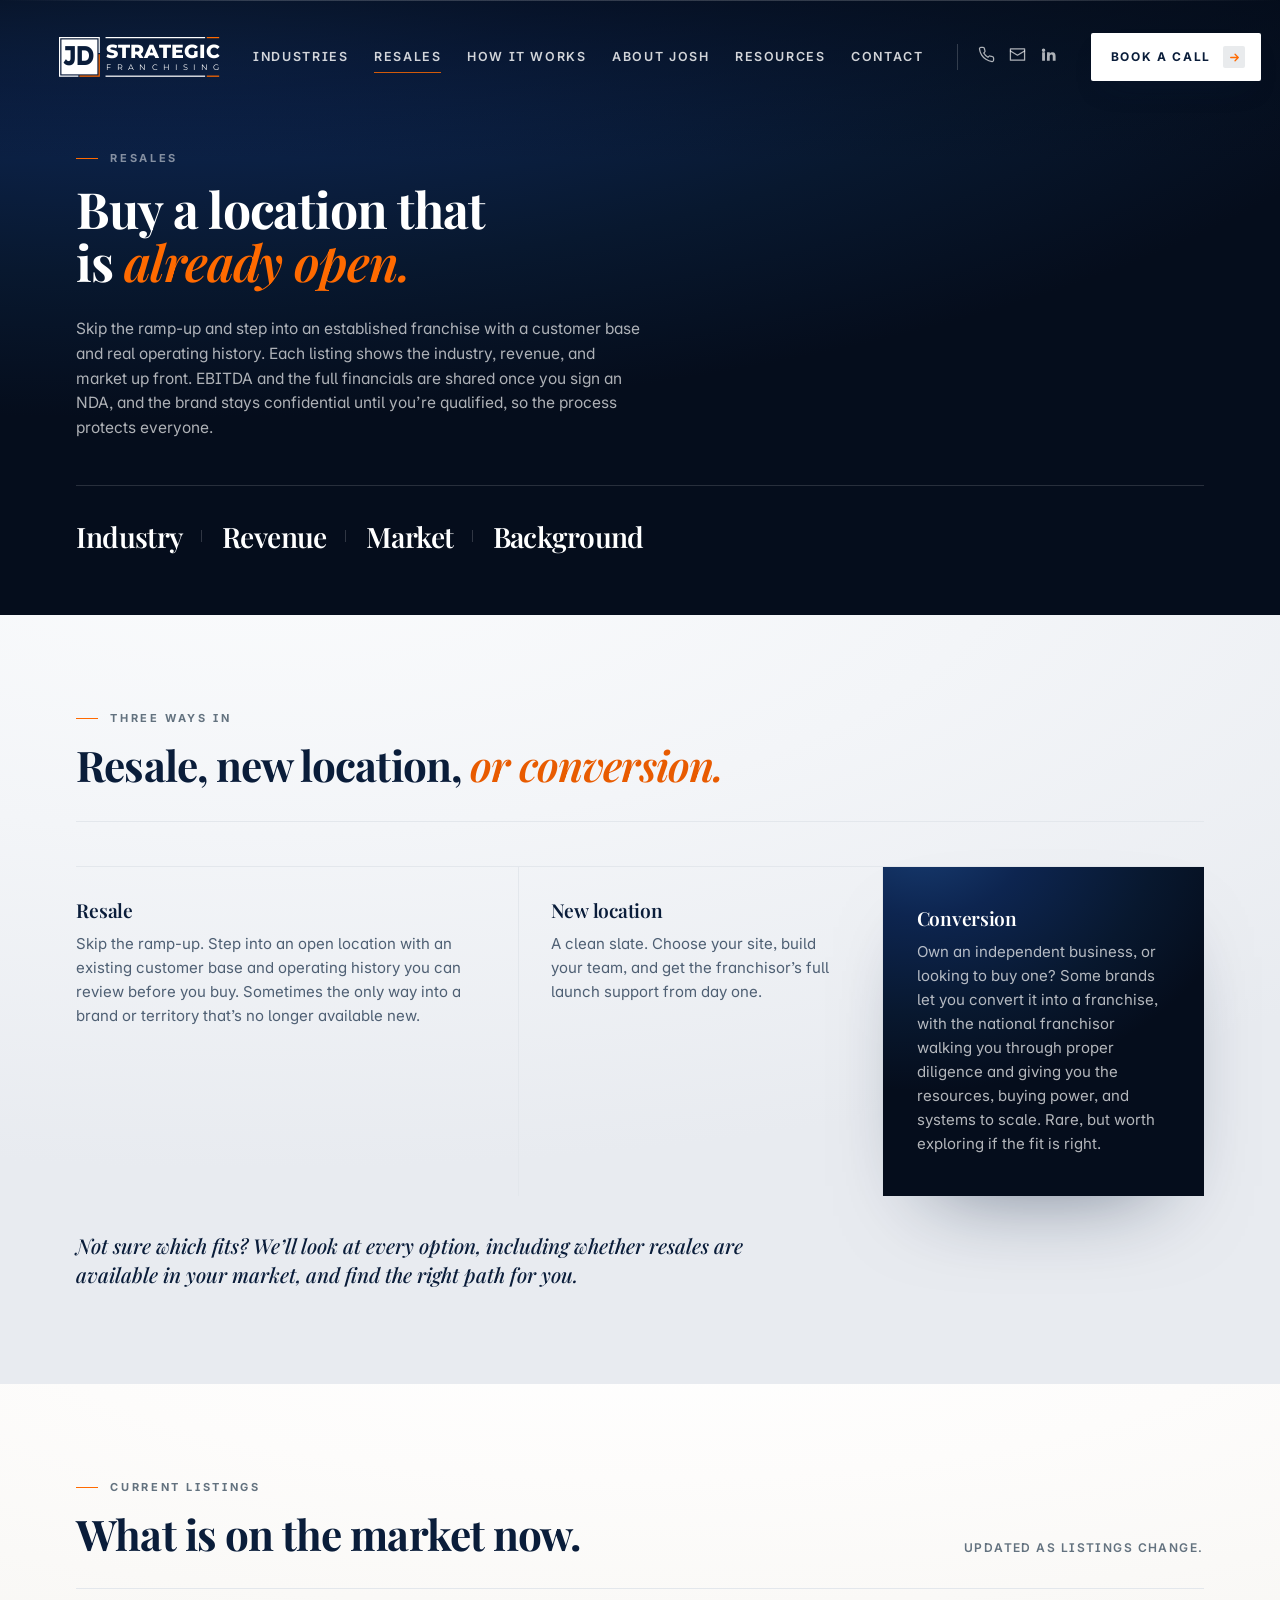
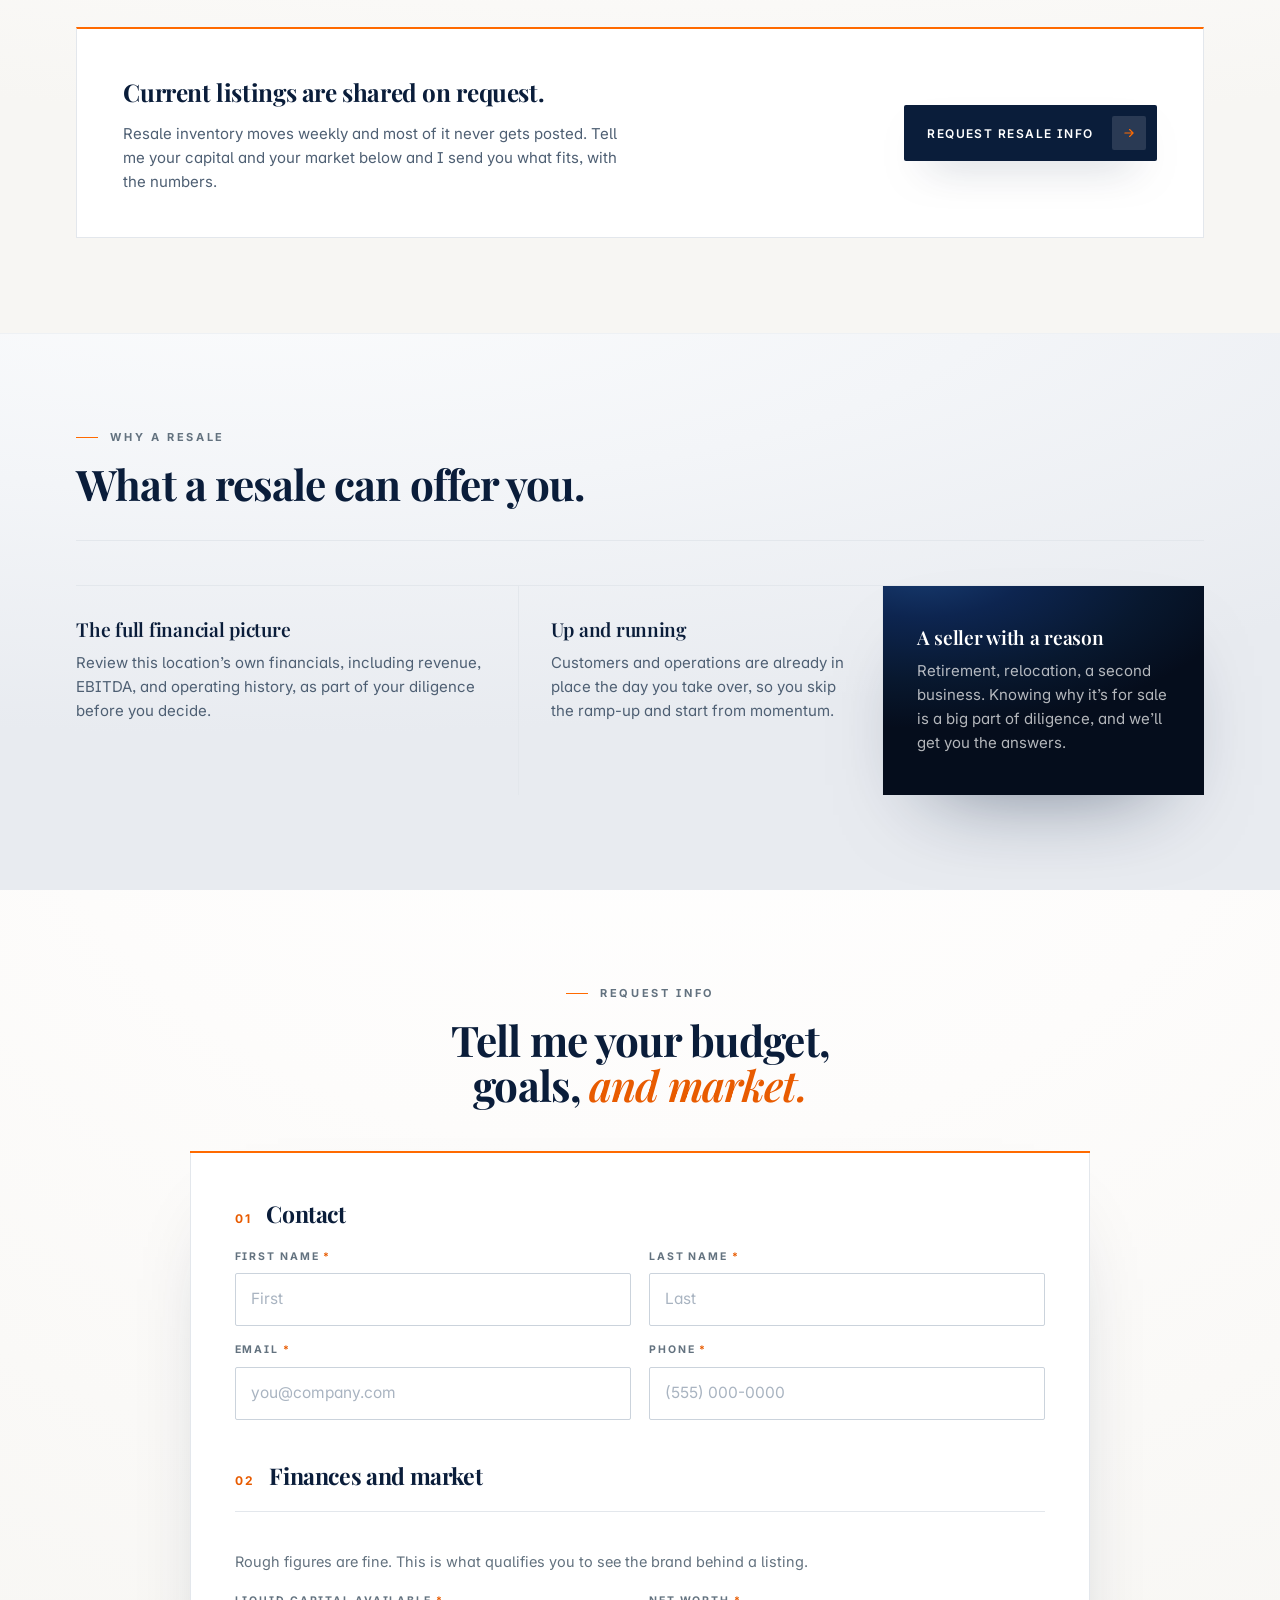
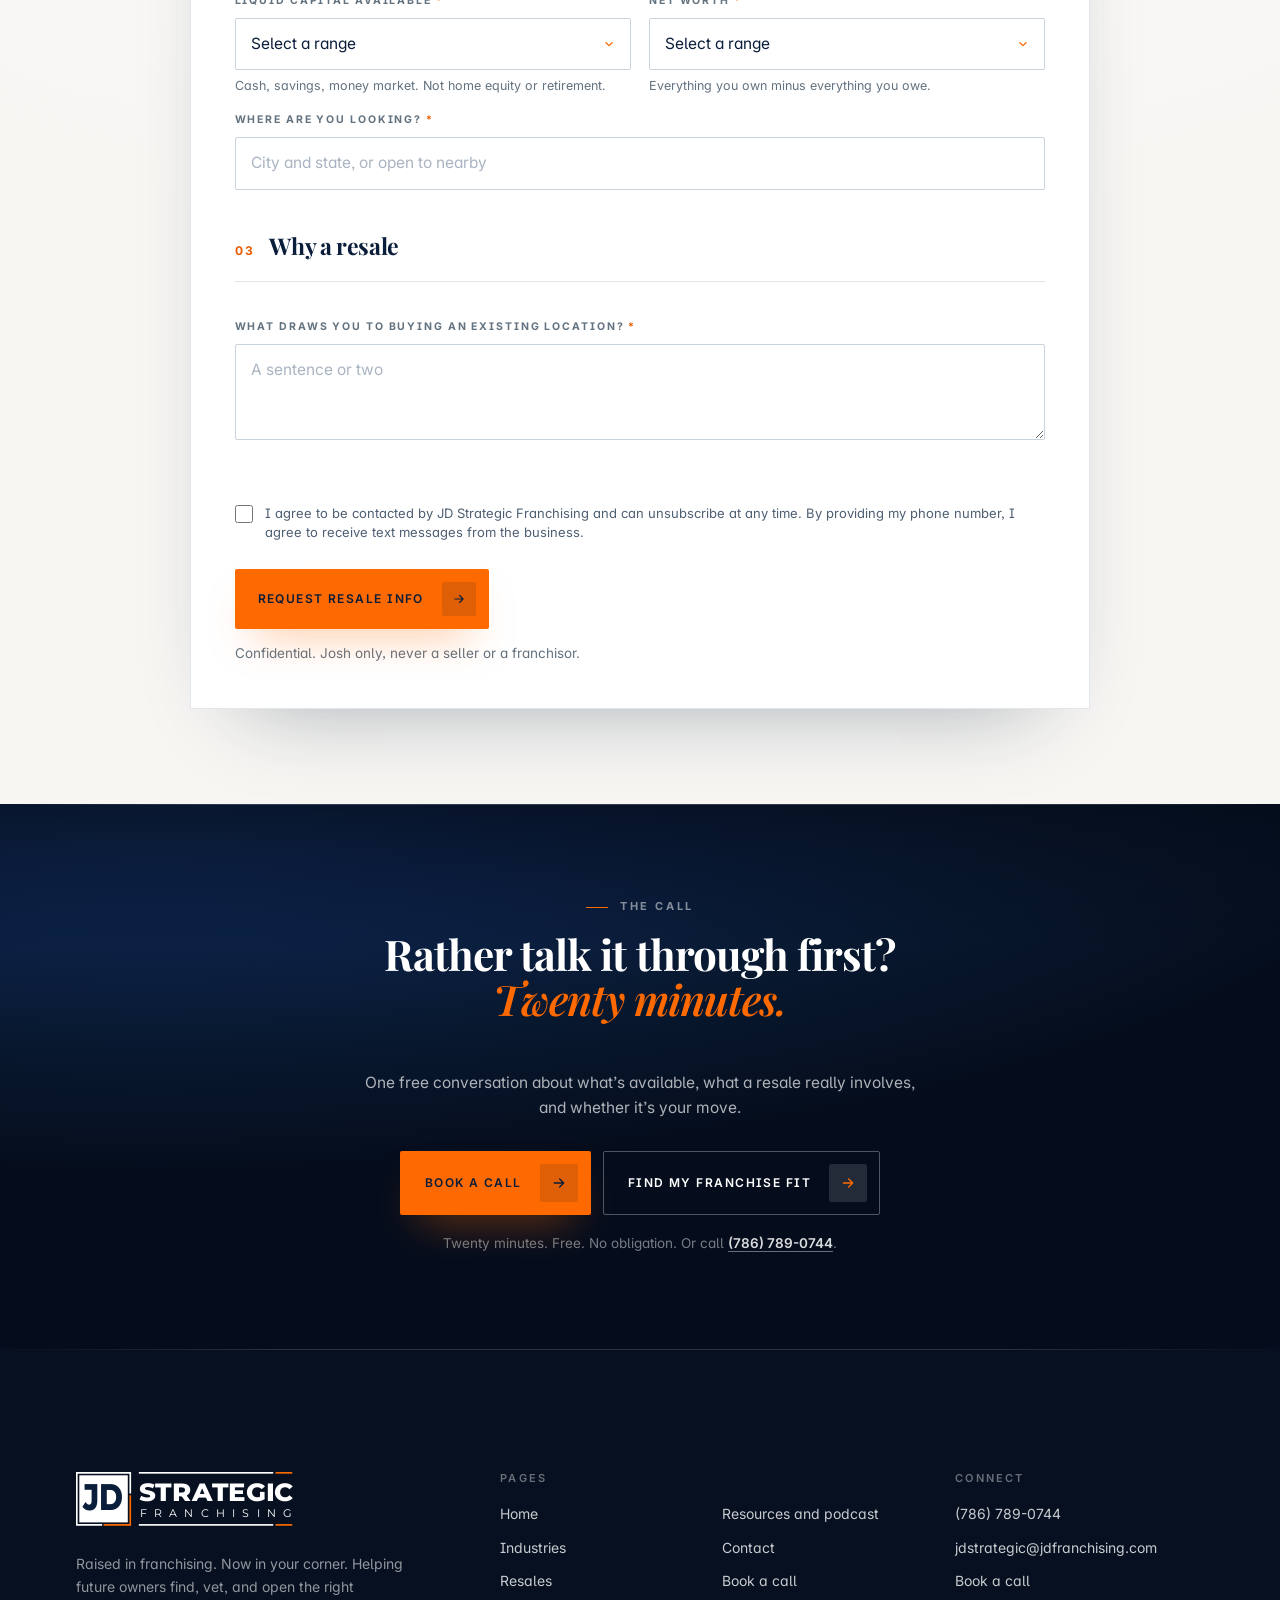
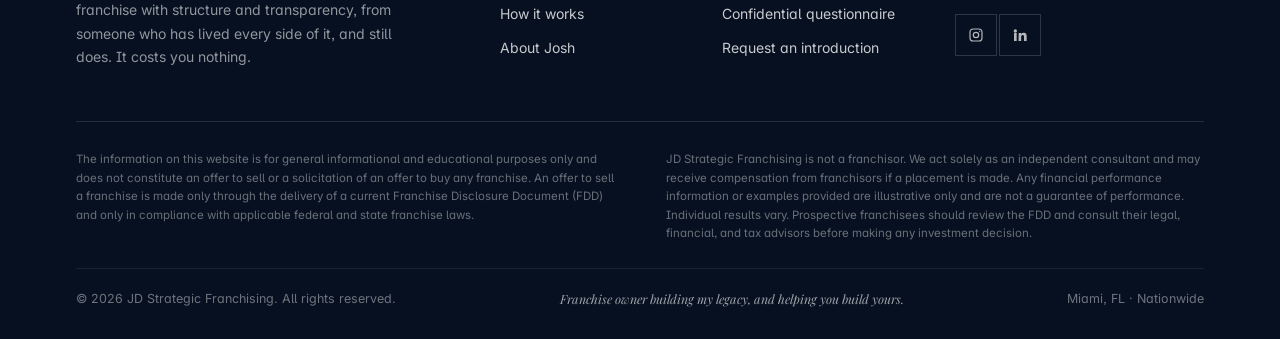
<file: resales.html>
<!doctype html>
<html lang="en">
<head>
<meta charset="utf-8">
<meta name="viewport" content="width=device-width, initial-scale=1, viewport-fit=cover">
<title>Franchise Resales: Existing Locations for Sale | JD Strategic Franchising</title>
<meta name="description" content="Existing franchise locations for sale. Industry, revenue, EBITDA and market on every listing; the brand is disclosed once you qualify. Request info from Josh DuBois.">
<meta name="theme-color" content="#0A1D3A">
<link rel="canonical" href="https://jdfranchising.com/resales">
<meta property="og:type" content="website">
<meta property="og:title" content="Franchise Resales: Existing Locations for Sale | JD Strategic Franchising">
<meta property="og:description" content="Raised in franchising. Now on your side of the table.">
<link rel="icon" type="image/png" sizes="64x64" href="assets/favicon.png">
<link rel="apple-touch-icon" sizes="180x180" href="assets/apple-touch-icon.png">
<meta property="og:image" content="assets/og.jpg">
<meta property="og:url" content="https://jdfranchising.com/resales">
<meta name="twitter:card" content="summary_large_image">
<meta name="twitter:image" content="assets/og.jpg">
<link rel="preconnect" href="https://fonts.googleapis.com">
<link rel="preconnect" href="https://fonts.gstatic.com" crossorigin>
<link href="https://fonts.googleapis.com/css2?family=Playfair+Display:ital,wght@0,400..900;1,400..900&family=Inter:opsz,wght@14..32,400..700&family=Montserrat:wght@400;800&display=swap" rel="stylesheet">
<link rel="stylesheet" href="assets/site.css">
</head>
<body>
<svg width="0" height="0" style="position:absolute" aria-hidden="true">
  <symbol id="jd-mark" viewBox="0 0 1576 392">
    <path d="M0 0H400V156H388V12H12V378H190V390H0Z" fill="var(--logo-box,#0A1D3A)"/>
    <rect x="24" y="24" width="352" height="342" fill="var(--logo-box,#0A1D3A)"/>
    <text x="50" y="276" font-family="Montserrat,Inter,system-ui,sans-serif" font-weight="800" font-size="268" textLength="294" lengthAdjust="spacingAndGlyphs" fill="var(--logo-on-box,#fff)">JD</text>
    <path d="M388 168H400V390H200V378H388Z" fill="#FF6A00"/>
    <rect x="456" y="0" width="976" height="12" fill="currentColor"/>
    <rect x="1448" y="0" width="122" height="12" fill="#FF6A00"/>
    <text x="456" y="208" font-family="Montserrat,Inter,system-ui,sans-serif" font-weight="800" font-size="184" textLength="1120" lengthAdjust="spacingAndGlyphs" fill="currentColor">STRATEGIC</text>
    <text x="462" y="324" font-family="Montserrat,Inter,system-ui,sans-serif" font-weight="400" font-size="82" textLength="1106" lengthAdjust="spacing" fill="currentColor">FRANCHISING</text>
    <rect x="456" y="378" width="976" height="12" fill="currentColor"/>
    <rect x="1448" y="378" width="122" height="12" fill="#FF6A00"/>
  </symbol>
</svg>
<header class="nav" id="nav">
  <div class="nav-in">
    <a class="brand" href="/" aria-label="JD Strategic Franchising, home"><svg class="logo" role="img" aria-label="JD Strategic Franchising"><use href="#jd-mark"/></svg></a>
    <nav class="nav-links" aria-label="Primary">
      <a href="/industries">Industries</a><a href="/resales" aria-current="page">Resales</a><a href="/process">How It Works</a><a href="/about">About Josh</a><a href="/podcast">Resources</a><a href="/contact">Contact</a>
    </nav>
    <div class="nav-ic">
      <a href="tel:+17867890744" aria-label="Call Josh"><svg viewBox="0 0 24 24" fill="none" stroke="currentColor" stroke-width="1.8" stroke-linecap="round" aria-hidden="true"><path d="M22 16.9v3a2 2 0 0 1-2.2 2 19.8 19.8 0 0 1-8.6-3.1 19.5 19.5 0 0 1-6-6A19.8 19.8 0 0 1 2.1 4.2 2 2 0 0 1 4.1 2h3a2 2 0 0 1 2 1.7c.1 1 .4 1.9.7 2.8a2 2 0 0 1-.5 2.1L8.1 9.9a16 16 0 0 0 6 6l1.3-1.3a2 2 0 0 1 2.1-.4c.9.3 1.8.6 2.8.7a2 2 0 0 1 1.7 2Z"/></svg></a>
      <a href="mailto:jdstrategic@jdfranchising.com" aria-label="Email Josh"><svg viewBox="0 0 24 24" fill="none" stroke="currentColor" stroke-width="1.8" stroke-linecap="round" stroke-linejoin="round" aria-hidden="true"><rect x="2" y="4" width="20" height="16"/><path d="m2 7 10 6 10-6"/></svg></a>
      <a href="https://www.linkedin.com/in/joshhdubois" target="_blank" rel="noopener" aria-label="Josh on LinkedIn"><svg viewBox="0 0 24 24" fill="currentColor" aria-hidden="true"><path d="M4.98 3.5A2.5 2.5 0 1 1 2.5 6 2.5 2.5 0 0 1 4.98 3.5ZM3 8.98h4v12H3Zm7 0h3.8v1.64h.05A4.17 4.17 0 0 1 17.6 8.7c3.7 0 4.4 2.43 4.4 5.6v6.68h-4v-5.92c0-1.41-.03-3.22-1.97-3.22s-2.27 1.54-2.27 3.12v6.02h-4Z"/></svg></a>
    </div>
    <a class="nav-cta" href="/book">Book a Call<i aria-hidden="true"><svg viewBox="0 0 24 24" fill="none" stroke="currentColor" stroke-width="2.4" stroke-linecap="round" stroke-linejoin="round"><path d="M5 12h14M13 6l6 6-6 6"/></svg></i></a>
    <button class="burger" id="burger" aria-label="Open menu" aria-expanded="false" aria-controls="mmenu"><span></span></button>
  </div>
  
</header>
<div class="mmenu" id="mmenu">
  <a href="/">Home</a><a href="/industries">Industries</a><a href="/resales">Resales</a><a href="/process">How It Works</a><a href="/about">About Josh</a><a href="/podcast">Resources</a><a href="/contact">Contact</a><a href="/contact">Find my franchise fit</a>
  <a class="btn btn-accent" href="/book">Book a Call<svg viewBox="0 0 24 24" fill="none" stroke="currentColor" stroke-width="2" stroke-linecap="round" stroke-linejoin="round" aria-hidden="true"><path d="M5 12h14M13 6l6 6-6 6"/></svg></a>
</div>
<main id="top">
<section class="page-head dark" aria-labelledby="ph">
  <div class="wrap"><div class="ch-open"><div class="ch-head"><p class="ch-run"><i></i>Resales</p><h1 class="ch-title" id="ph">Buy a location that is <span class="it">already open.</span></h1></div></div>
  <p class="lede">Skip the ramp-up and step into an established franchise with a customer base and real operating history. Each listing shows the industry, revenue, and market up front. EBITDA and the full financials are shared once you sign an NDA, and the brand stays confidential until you&rsquo;re qualified, so the process protects everyone.</p>
  <ul class="ph-stats dots" aria-label="What every listing shows"><li><b>Industry</b></li><li><b>Revenue</b></li><li><b>Market</b></li><li><b>Background</b></li></ul></div>
</section>
<section class="chapter band" id="ways" aria-labelledby="twy">
  <div class="wrap">
    <div class="ch-open" data-r><div class="ch-head"><p class="ch-run"><i></i>Three ways in</p><h2 class="ch-title" id="twy">Resale, new location, <span class="it">or conversion.</span></h2></div></div>
    <div class="beats ways">
      <div class="beat" data-r><h3>Resale</h3><p>Skip the ramp-up. Step into an open location with an existing customer base and operating history you can review before you buy. Sometimes the only way into a brand or territory that&rsquo;s no longer available new.</p></div>
      <div class="beat" data-r data-d="1"><h3>New location</h3><p>A clean slate. Choose your site, build your team, and get the franchisor&rsquo;s full launch support from day one.</p></div>
      <div class="beat" data-r data-d="2"><h3>Conversion</h3><p>Own an independent business, or looking to buy one? Some brands let you convert it into a franchise, with the national franchisor walking you through proper diligence and giving you the resources, buying power, and systems to scale. Rare, but worth exploring if the fit is right.</p></div>
    </div>
    <p class="ways-foot" data-r><span class="it">Not sure which fits? We&rsquo;ll look at every option, including whether resales are available in your market, and find the right path for you.</span></p>
  </div>
</section>
<section class="chapter paper" id="listings" aria-labelledby="tl">
  <div class="wrap">
    <div class="ix-head" data-r>
      <div class="ch-head"><p class="ch-run"><i></i>Current listings</p><h2 class="ch-title" id="tl">What is on the market now.</h2></div>
      <p class="ix-meta" id="rsMeta" style="margin:0">Updated as listings change.</p>
    </div>
    <ul class="rsgrid" id="rsGrid" data-r data-d="1"></ul>
    <div class="rs-empty" id="rsEmpty" hidden data-r data-d="1"><p class="rs-empty-t">Current listings are shared on request.</p><p>Resale inventory moves weekly and most of it never gets posted. Tell me your capital and your market below and I send you what fits, with the numbers.</p><a class="btn btn-solid" href="#rsform">Request Resale Info<svg viewBox="0 0 24 24" fill="none" stroke="currentColor" stroke-width="2" stroke-linecap="round" stroke-linejoin="round" aria-hidden="true"><path d="M5 12h14M13 6l6 6-6 6"/></svg></a></div>
  </div>
</section>
<section class="chapter band" id="why" aria-labelledby="tw" style="border-top:1px solid var(--hairline-2)">
  <div class="wrap">
    <div class="ch-open" data-r><div class="ch-head"><p class="ch-run"><i></i>Why a resale</p><h2 class="ch-title" id="tw">What a resale can offer you.</h2></div></div>
    <div class="beats">
      <div class="beat" data-r><h3>The full financial picture</h3><p>Review this location&rsquo;s own financials, including revenue, EBITDA, and operating history, as part of your diligence before you decide.</p></div>
      <div class="beat" data-r data-d="1"><h3>Up and running</h3><p>Customers and operations are already in place the day you take over, so you skip the ramp-up and start from momentum.</p></div>
      <div class="beat" data-r data-d="2"><h3>A seller with a reason</h3><p>Retirement, relocation, a second business. Knowing why it&rsquo;s for sale is a big part of diligence, and we&rsquo;ll get you the answers.</p></div>
    </div>
  </div>
</section>
<section class="chapter paper" id="rsform" aria-labelledby="tf">
  <div class="wrap">
    <div class="ch-open center" data-r><div class="ch-head"><p class="ch-run"><i></i>Request info</p><h2 class="ch-title" id="tf">Tell me your budget, goals, <span class="it">and market.</span></h2></div></div>
    <form class="rform rs-form" id="rsForm" novalidate data-r data-d="1">
      <div class="rs-picked" id="rsPicked" hidden><span class="k">Asking about</span><b id="rsPickedT"></b><button type="button" id="rsClear" aria-label="Clear the selected listing">&times;</button></div>
      <input type="hidden" name="listing" id="rsListing">
      <fieldset class="rf-set"><legend><span class="rf-n">01</span>Contact</legend><div class="rf-grid">
        <label class="rf-f"><span class="fl">First name <em aria-hidden="true">*</em></span><input name="first" type="text" placeholder="First" autocomplete="given-name" data-req><span class="fiterr">Please fill this in.</span></label>
        <label class="rf-f"><span class="fl">Last name <em aria-hidden="true">*</em></span><input name="last" type="text" placeholder="Last" autocomplete="family-name" data-req><span class="fiterr">Please fill this in.</span></label>
        <label class="rf-f"><span class="fl">Email <em aria-hidden="true">*</em></span><input name="email" type="email" placeholder="you@company.com" autocomplete="email" data-req><span class="fiterr">Enter a valid email address.</span></label>
        <label class="rf-f"><span class="fl">Phone <em aria-hidden="true">*</em></span><input name="phone" type="tel" placeholder="(555) 000-0000" autocomplete="tel" data-req inputmode="tel"><span class="fiterr">Enter a 10-digit phone number.</span></label>
      </div></fieldset>
      <fieldset class="rf-set"><legend><span class="rf-n">02</span>Finances and market</legend><p class="rf-lead">Rough figures are fine. This is what qualifies you to see the brand behind a listing.</p><div class="rf-grid">
        <label class="rf-f"><span class="fl">Liquid capital available <em aria-hidden="true">*</em></span><select name="liquid" data-req><option value="">Select a range</option><option>$50K to $75K</option><option>$75K to $100K</option><option>$100K to $150K</option><option>$150K to $200K</option><option>$200K to $250K</option><option>$250K to $500K</option><option>$500K to $1M</option><option>$1M to $2M</option><option>$2M+</option></select><span class="fh">Cash, savings, money market. Not home equity or retirement.</span><span class="fiterr">Please fill this in.</span></label>
        <label class="rf-f"><span class="fl">Net worth <em aria-hidden="true">*</em></span><select name="networth" data-req><option value="">Select a range</option><option>Under $250K</option><option>$250K to $500K</option><option>$500K to $1M</option><option>$1M to $2M</option><option>$2M to $5M</option><option>$5M+</option></select><span class="fh">Everything you own minus everything you owe.</span><span class="fiterr">Please fill this in.</span></label>
        <label class="rf-f wide"><span class="fl">Where are you looking? <em aria-hidden="true">*</em></span><input name="markets" type="text" placeholder="City and state, or open to nearby" autocomplete="off" data-req><span class="fiterr">Please fill this in.</span></label>
      </div></fieldset>
      <fieldset class="rf-set"><legend><span class="rf-n">03</span>Why a resale</legend><div class="rf-grid">
        <label class="rf-f wide"><span class="fl">What draws you to buying an existing location? <em aria-hidden="true">*</em></span><textarea name="why" placeholder="A sentence or two" data-req></textarea><span class="fiterr">Please fill this in.</span></label>
      </div></fieldset>
      <label class="consent rf-consent"><input type="checkbox" name="consent"><span>I agree to be contacted by JD Strategic Franchising and can unsubscribe at any time. By providing my phone number, I agree to receive text messages from the business.</span></label>
      <div class="fitnav rf-nav"><button type="submit" class="btn btn-accent">Request Resale Info<svg viewBox="0 0 24 24" fill="none" stroke="currentColor" stroke-width="2" stroke-linecap="round" stroke-linejoin="round" aria-hidden="true"><path d="M5 12h14M13 6l6 6-6 6"/></svg></button><p class="reassure">Confidential. Josh only, never a seller or a franchisor.</p></div>
    </form>
    <div class="fitdone rf-done" id="rsDone" hidden><div class="mark"><svg viewBox="0 0 24 24" fill="none" stroke="currentColor" stroke-width="2" stroke-linecap="round" stroke-linejoin="round"><path d="M20 6 9 17l-5-5"/></svg></div><h3 id="rsDoneH">Thanks. Your request is in.</h3><p>I will confirm you qualify, then send the listing details with the brand name and the numbers. If what you asked about has moved, I send what is closest.</p><a class="btn btn-ghost" href="/">Back To The Home Page<svg viewBox="0 0 24 24" fill="none" stroke="currentColor" stroke-width="2" stroke-linecap="round" stroke-linejoin="round" aria-hidden="true"><path d="M5 12h14M13 6l6 6-6 6"/></svg></a></div>
  </div>
</section>
<section class="chapter dark" id="cta" aria-labelledby="t7">
  <div class="wrap">
    <div class="ch-open center" data-r><div class="ch-head"><p class="ch-run"><i></i>The call</p><h2 class="ch-title" id="t7">Rather talk it through first? <span class="it br">Twenty minutes.</span></h2></div></div>
    <div class="close-c" data-r data-d="1">
      <p class="lede">One free conversation about what&rsquo;s available, what a resale really involves, and whether it&rsquo;s your move.</p>
      <div class="close-act"><a class="btn btn-accent" href="/book">Book a Call<svg viewBox="0 0 24 24" fill="none" stroke="currentColor" stroke-width="2" stroke-linecap="round" stroke-linejoin="round" aria-hidden="true"><path d="M5 12h14M13 6l6 6-6 6"/></svg></a><a class="btn btn-ghost" href="/contact">Find My Franchise Fit<svg viewBox="0 0 24 24" fill="none" stroke="currentColor" stroke-width="2" stroke-linecap="round" stroke-linejoin="round" aria-hidden="true"><path d="M5 12h14M13 6l6 6-6 6"/></svg></a></div>
      <p class="reassure">Twenty minutes. Free. No obligation. Or call <a class="tlink" href="tel:+17867890744">(786) 789-0744</a>.</p>
    </div>
  </div>
</section>
</main>
<script>
/* ============================================================================
   RESALE LISTINGS. Two ways to keep this current, in order of preference:
   1. Google Sheet (no code): publish a sheet to the web as CSV and paste its link
      into RESALES_SHEET_CSV below. Columns, in this order, first row is headers:
      id, industry, model, city, state, revenue, ebitda, price, note, status
      status is "open" or anything else (anything else hides the listing).
      revenue / ebitda / price are plain numbers (no $ or commas) and are shown
      as ranges rounded to the nearest $25K so nobody can back out the brand.
   2. Edit the RESALES array below directly. Same fields. Copy a block to add one,
      delete a block to remove one. The page re-renders on load, nothing else to do.
   Never put the brand name anywhere in a listing. The brand is disclosed only
   after Josh has qualified the buyer.
   ============================================================================ */
var RESALES_SHEET_CSV='';
var RESALES=[
  /* {id:'R-1001', industry:'Cleaning Services', model:'Owner-operator, 2 vans', city:'Fort Lauderdale', state:'FL', revenue:640000, ebitda:145000, price:395000, note:'Seller relocating. 6 years operating, staff of 7 staying.', status:'open'}, */
];
</script>
<footer class="foot">
  <div class="wrap">
    <div class="foot-top">
      <p class="foot-line">Raised in franchising. <span>Now on your side</span> of the table.</p>
      <a class="btn btn-ghost" href="/book">Book a Call<svg viewBox="0 0 24 24" fill="none" stroke="currentColor" stroke-width="2" stroke-linecap="round" stroke-linejoin="round" aria-hidden="true"><path d="M5 12h14M13 6l6 6-6 6"/></svg></a>
    </div>
    <div class="foot-g">
      <div class="foot-brand"><a class="brand" href="#top"><svg class="logo" role="img" aria-label="JD Strategic Franchising"><use href="#jd-mark"/></svg></a><p>Raised in franchising. Now in your corner. Helping future owners find, vet, and open the right franchise with structure and transparency, from someone who has lived every side of it, and still does. It costs you nothing.</p></div>
      <div><h4>Pages</h4><ul><li><a href="/">Home</a></li><li><a href="/industries">Industries</a></li><li><a href="/resales">Resales</a></li><li><a href="/process">How it works</a></li><li><a href="/about">About Josh</a></li><li><a href="/podcast">Resources and podcast</a></li><li><a href="/contact">Contact</a></li><li><a href="/book">Book a call</a></li><li><a href="/questionnaire">Confidential questionnaire</a></li><li><a href="/request">Request an introduction</a></li></ul></div>
      <div><h4>Connect</h4><ul><li><a href="tel:+17867890744">(786) 789-0744</a></li><li><a href="mailto:jdstrategic@jdfranchising.com">jdstrategic@jdfranchising.com</a></li><li><a href="/contact#book">Book a call</a></li></ul>
        <div class="fsoc"><a href="https://www.instagram.com/jdstrategic" target="_blank" rel="noopener" aria-label="JD Strategic on Instagram"><svg viewBox="0 0 24 24" fill="none" stroke="currentColor" stroke-width="1.8" aria-hidden="true"><rect x="3" y="3" width="18" height="18" rx="5"/><circle cx="12" cy="12" r="4"/><circle cx="17.5" cy="6.5" r="1" fill="currentColor" stroke="none"/></svg></a><a href="https://www.linkedin.com/in/joshhdubois" target="_blank" rel="noopener" aria-label="Josh DuBois on LinkedIn"><svg viewBox="0 0 24 24" fill="currentColor" aria-hidden="true"><path d="M4.98 3.5A2.5 2.5 0 1 1 2.5 6 2.5 2.5 0 0 1 4.98 3.5ZM3 8.98h4v12H3Zm7 0h3.8v1.64h.05A4.17 4.17 0 0 1 17.6 8.7c3.7 0 4.4 2.43 4.4 5.6v6.68h-4v-5.92c0-1.41-.03-3.22-1.97-3.22s-2.27 1.54-2.27 3.12v6.02h-4Z"/></svg></a></div></div>
    </div>
    <div class="flegal"><p>The information on this website is for general informational and educational purposes only and does not constitute an offer to sell or a solicitation of an offer to buy any franchise. An offer to sell a franchise is made only through the delivery of a current Franchise Disclosure Document (FDD) and only in compliance with applicable federal and state franchise laws.</p><p>JD Strategic Franchising is not a franchisor. We act solely as an independent consultant and may receive compensation from franchisors if a placement is made. Any financial performance information or examples provided are illustrative only and are not a guarantee of performance. Individual results vary. Prospective franchisees should review the FDD and consult their legal, financial, and tax advisors before making any investment decision.</p></div>
    <div class="fcopy"><span>&copy; 2026 JD Strategic Franchising. All rights reserved.</span><span class="fsig">Franchise owner building my legacy, and helping you build yours.</span><span>Miami, FL &middot; Nationwide</span></div>
  </div>
</footer>
<script src="assets/site.js"></script>
<!-- GHL chat widget (2026-11-12) -->
<script src="https://widgets.leadconnectorhq.com/loader.js" data-resources-url="https://widgets.leadconnectorhq.com/chat-widget/loader.js" data-widget-id="6af5c9ba8cb30d103837bfd6"></script>
</body>
</html>
</file>
<file: assets/site.css>
*,*::before,*::after{box-sizing:border-box}
:root{
  --ink:#0A1D3A;--ink-deep:#061020;--ink-2:#0E2547;
  --body:#4E5F73;--muted:#63727F;--faint:#A9B4C1;
  --accent-text:#E85B00;   /* the brand orange, held to 3:1 as large display text on paper */
  --hairline:#E3E7EC;--hairline-2:#EEF1F4;
  --canvas:#FFFFFF;--cream:#FAF9F7;--band:#F5F6F8;
  --accent:#FF6A00;--accent-deep:#E55F00;
  --fd:'Playfair Display',Georgia,'Times New Roman',serif;
  --fb:'Inter',system-ui,-apple-system,sans-serif;
  --ease:cubic-bezier(.22,1,.36,1);--ease-cine:cubic-bezier(.19,1,.22,1);--ease-out:cubic-bezier(.23,1,.32,1);
  --gut:clamp(20px,4.4vw,64px);--maxw:1240px;--pad:clamp(52px,5.6vw,92px);
  --nav-h:78px;--glass:rgba(252,251,249,.72);--glass-dark:rgba(9,22,44,.60);
  /* grounds are lit, not filled: every surface has a light source and a falloff */
  --lit-paper:radial-gradient(122% 78% at 50% -14%,#FFFFFF 0%,#FDFCFB 40%,#F7F6F3 100%);
  --lit-cream:radial-gradient(128% 82% at 50% -16%,#FFFFFF 0%,#FCFBF8 36%,#F5F3EE 74%,#EFEDE7 100%);
  --lit-band:radial-gradient(124% 84% at 20% -12%,#FBFCFD 0%,#F3F5F8 48%,#E8EBF0 100%);
  --lit-navy:radial-gradient(104% 78% at 12% -10%,#183D73 0%,#0D2550 32%,#08182F 70%,#050D1C 100%);
  --edge:max(var(--gut),calc((100vw - var(--maxw)) / 2 + var(--gut)));
}
html{-webkit-text-size-adjust:100%;scroll-behavior:smooth}
body{margin:0;background:var(--canvas);color:var(--body);font-family:var(--fb);font-size:16.5px;line-height:1.6;
  -webkit-font-smoothing:antialiased;-moz-osx-font-smoothing:grayscale;font-optical-sizing:auto;
  font-feature-settings:'cv05' 1,'cv08' 1,'cv11' 1,'ss03' 1;text-rendering:optimizeLegibility}
img{max-width:100%;display:block;height:auto}
a{color:inherit;text-decoration:none}
button{font:inherit;color:inherit;background:none;border:0;cursor:pointer}
h1,h2,h3,h4{margin:0;font-family:var(--fd);color:var(--ink);font-weight:700;line-height:1.05;letter-spacing:-.014em;font-optical-sizing:auto;text-wrap:balance}
p{margin:0;text-wrap:pretty}ul{margin:0;padding:0;list-style:none}
:focus-visible{outline:2px solid var(--accent);outline-offset:4px}
::selection{background:rgba(255,106,0,.16);color:var(--ink)}
.wrap{width:100%;max-width:var(--maxw);margin:0 auto;padding-inline:var(--gut)}
section{position:relative;scroll-margin-top:calc(var(--nav-h) + 8px)}
.dark{background-color:var(--ink);background-image:linear-gradient(to bottom,rgba(4,11,24,.72),rgba(4,11,24,0) 26%),var(--lit-navy);color:rgba(255,255,255,.72);position:relative;isolation:isolate}
.dark::before{content:"";position:absolute;left:0;right:0;top:0;height:1px;z-index:1;pointer-events:none;background:linear-gradient(90deg,transparent,rgba(255,255,255,.18) 20%,rgba(255,255,255,.18) 80%,transparent)}
.paper{background-color:#fff;background-image:var(--lit-paper)}
.band{background-color:var(--band);background-image:var(--lit-band)}
.dark h1,.dark h2,.dark h3,.dark h4{color:#fff}
.eyebrow{font-family:var(--fb);font-size:11.5px;font-weight:600;letter-spacing:.24em;text-transform:uppercase;color:var(--muted);margin:0 0 28px}
.dark .eyebrow{color:rgba(255,255,255,.5)}
.display{font-family:var(--fd);font-weight:700;color:var(--ink);font-size:clamp(28px,3.8vw,52px);line-height:1.04;letter-spacing:-.02em}
.display .it{font-style:italic;color:var(--accent-text);font-weight:600}
.dark .display .it,.dark .ch-title .it{color:var(--accent)}
.dark .display{color:#fff}
.lede{font-size:clamp(15.5px,1.15vw,17.5px);line-height:1.6;color:var(--body);max-width:58ch;text-wrap:pretty}
.dark .lede{color:rgba(255,255,255,.68)}
.small{font-size:14.5px;line-height:1.6;color:var(--muted)}
.numbig{font-family:var(--fd);font-weight:700;font-size:clamp(30px,2.8vw,44px);line-height:.86;letter-spacing:-.03em;color:#D2DAE3;font-variant-numeric:lining-nums;display:block;transition:color .55s var(--ease-cine)}
.dark .numbig{color:rgba(255,255,255,.22)}

/* ================= buttons ================= */
.btn{display:inline-flex;align-items:center;justify-content:space-between;gap:20px;font-family:var(--fb);font-size:12.5px;font-weight:600;letter-spacing:.13em;text-transform:uppercase;padding:12px 12px 12px 24px;border:1px solid transparent;border-radius:2px;position:relative;overflow:hidden;isolation:isolate;transition:background .3s var(--ease),color .3s var(--ease),border-color .3s var(--ease),transform .16s var(--ease-out),box-shadow .4s var(--ease-cine)}
.btn::before{content:"";position:absolute;inset:0;z-index:-1;background:#fff;opacity:0;transform:translateY(101%);transition:transform .55s var(--ease-cine),opacity .4s ease}
.btn:hover::before{opacity:.09;transform:none}
.btn:active{transform:scale(.975)}
.btn svg{width:38px;height:38px;padding:11px;flex:none;box-sizing:border-box;border-radius:2px;background:rgba(255,255,255,.13);transition:transform .42s var(--ease-cine),background .35s var(--ease-cine)}
.btn:hover svg{transform:translateX(5px);background:rgba(255,255,255,.24)}
.btn-solid{background:var(--ink);color:#fff;box-shadow:0 20px 44px -24px rgba(10,29,58,.62)}.btn-solid svg{color:var(--accent)}
.btn-solid:hover{background:var(--ink-deep);box-shadow:0 26px 52px -24px rgba(10,29,58,.7)}
.btn-ghost{border-color:rgba(10,29,58,.24);color:var(--ink)}.btn-ghost svg{color:var(--accent);background:rgba(10,29,58,.06)}
.btn-ghost:hover{background:var(--ink);color:#fff;border-color:var(--ink)}.btn-ghost:hover svg{background:rgba(255,255,255,.16)}.btn-ghost:hover::before{opacity:0}
.dark .btn-ghost{border-color:rgba(255,255,255,.3);color:#fff}.dark .btn-ghost svg{background:rgba(255,255,255,.12)}
.dark .btn-ghost:hover{background:#fff;color:var(--ink)}.dark .btn-ghost:hover svg{background:rgba(10,29,58,.08)}
.btn-accent{background:var(--accent);color:var(--ink);box-shadow:0 20px 44px -20px rgba(255,106,0,.62)}
.btn-accent svg{color:var(--ink);background:rgba(10,29,58,.13)}
.btn-accent:hover{background:var(--accent-deep);box-shadow:0 26px 54px -20px rgba(255,106,0,.72)}
.btn-accent:hover svg{background:rgba(10,29,58,.2)}
.reassure{font-size:13.5px;color:var(--muted);margin-top:18px}
.dark .reassure{color:rgba(255,255,255,.46)}

/* ================= chrome: a floating island that condenses on scroll and inverts over dark ground ================= */
.nav{position:fixed;top:0;left:0;right:0;z-index:50;padding:clamp(10px,1.5vw,18px) clamp(12px,2.4vw,30px);pointer-events:none}
.nav-in{pointer-events:auto;position:relative;height:var(--nav-h);max-width:1560px;margin:0 auto;padding-inline:clamp(16px,2.2vw,32px);display:flex;align-items:center;gap:clamp(18px,2.6vw,44px);border:1px solid transparent;border-radius:3px;
  transition:height .5s var(--ease-cine),background-color .5s var(--ease-cine),border-color .5s var(--ease-cine),box-shadow .5s var(--ease-cine)}
.nav.stuck .nav-in{height:62px;background-color:var(--glass);border-color:rgba(10,29,58,.09);
  -webkit-backdrop-filter:blur(24px) saturate(1.75);backdrop-filter:blur(24px) saturate(1.75);
  box-shadow:inset 0 1px 0 rgba(255,255,255,.8),0 28px 64px -36px rgba(10,29,58,.44),0 2px 10px -7px rgba(10,29,58,.18)}
.nav.on-dark.stuck .nav-in{background-color:var(--glass-dark);border-color:rgba(255,255,255,.12);
  box-shadow:inset 0 1px 0 rgba(255,255,255,.12),0 28px 64px -34px rgba(0,0,0,.72)}
.brand{display:inline-flex;align-items:baseline;gap:10px;flex:none;color:var(--ink);transition:color .45s var(--ease-cine);--logo-box:var(--ink);--logo-on-box:#fff}
.nav.on-dark .brand,.foot .brand,.fit-head .brand{--logo-box:#fff;--logo-on-box:var(--ink);color:#fff}
.logo{display:block;height:40px;width:auto;aspect-ratio:1576/392;overflow:visible}
.nav.stuck .logo{height:36px}
.foot .logo{height:54px}
@media (max-width:640px){.logo{height:34px}.nav.stuck .logo{height:32px}}
.nav-links{display:flex;align-items:center;gap:clamp(16px,2vw,34px);margin-left:auto}
.nav-links a{font-size:12.5px;font-weight:600;letter-spacing:.13em;text-transform:uppercase;color:var(--ink);opacity:.78;white-space:nowrap;position:relative;padding-block:8px;transition:color .45s var(--ease-cine),opacity .25s ease}
.nav.on-dark .nav-links a{color:#fff;opacity:.82}
.nav-links a::after{content:"";position:absolute;left:0;right:0;bottom:2px;height:1px;background:var(--accent);transform:scaleX(0);transform-origin:left;transition:transform .34s var(--ease)}
.nav-links a:hover{opacity:1}.nav-links a:hover::after{transform:scaleX(1)}
.nav-links a[aria-current="page"]{opacity:1}.nav-links a[aria-current="page"]::after{transform:scaleX(1)}
.nav-ic{display:flex;align-items:center;gap:14px;padding-left:clamp(12px,1.6vw,26px);border-left:1px solid rgba(10,29,58,.14);transition:border-color .45s var(--ease-cine)}
.nav.on-dark .nav-ic{border-left-color:rgba(255,255,255,.18)}
.nav-ic a{color:var(--muted);transition:color .3s ease}.nav-ic a:hover{color:var(--accent)}.nav-ic svg{width:17px;height:17px}
.nav.on-dark .nav-ic a{color:rgba(255,255,255,.68)}
.nav-cta{display:inline-flex;align-items:center;gap:12px;font-size:12px;font-weight:700;letter-spacing:.14em;text-transform:uppercase;color:#fff;white-space:nowrap;background:var(--ink);padding:13px 16px 13px 20px;border-radius:2px;
  box-shadow:0 14px 30px -18px rgba(10,29,58,.6);transition:background .35s var(--ease-cine),color .35s var(--ease-cine),transform .16s var(--ease-out),box-shadow .35s var(--ease-cine)}
.nav-cta i{display:grid;place-items:center;width:22px;height:22px;border-radius:2px;background:rgba(255,255,255,.13);transition:background .35s var(--ease-cine),transform .4s var(--ease-cine)}
.nav-cta svg{width:13px;height:13px;color:var(--accent)}
.nav-cta:hover{background:var(--accent);box-shadow:0 16px 34px -16px rgba(255,106,0,.55)}
.nav-cta:hover i{background:rgba(255,255,255,.22);transform:translateX(3px)}
.nav-cta:hover svg{color:#fff}
.nav-cta:active{transform:scale(.975)}
.nav.on-dark .nav-cta{background:#fff;color:var(--ink)}
.nav.on-dark .nav-cta i{background:rgba(10,29,58,.09)}
.nav.on-dark .nav-cta:hover{background:var(--accent);color:#fff}
.nav-prog{position:absolute;left:1px;right:1px;bottom:0;height:1.5px;background:var(--accent);transform:scaleX(0);transform-origin:left;opacity:0;transition:opacity .4s ease}
.nav.stuck .nav-prog{opacity:1}
.burger{display:none;width:42px;height:42px;place-items:center;margin-left:auto}
.burger span{display:block;width:20px;height:1.5px;background:var(--ink);position:relative;transition:background .3s ease}
.burger span::before,.burger span::after{content:"";position:absolute;left:0;width:20px;height:1.5px;background:var(--ink);transition:transform .3s var(--ease),background .3s ease}
.nav.on-dark .burger span,.nav.on-dark .burger span::before,.nav.on-dark .burger span::after{background:#fff}
.burger span::before{top:-6px}.burger span::after{top:6px}
.burger[aria-expanded="true"] span{background:transparent!important}
.burger[aria-expanded="true"] span::before{transform:translateY(6px) rotate(45deg)}
.burger[aria-expanded="true"] span::after{transform:translateY(-6px) rotate(-45deg)}
.mmenu{position:fixed;left:0;right:0;top:0;bottom:0;z-index:49;background:rgba(6,16,32,.96);-webkit-backdrop-filter:blur(28px);backdrop-filter:blur(28px);padding:calc(var(--nav-h) + 34px) var(--gut) 30px;display:none;overflow-y:auto}
.mmenu.open{display:block}
.mmenu a{display:block;padding:16px 0;font-size:13px;font-weight:600;letter-spacing:.13em;text-transform:uppercase;color:#fff;border-bottom:1px solid rgba(255,255,255,.12);opacity:0;transform:translateY(12px);transition:opacity .5s var(--ease-out),transform .5s var(--ease-out)}
.mmenu.open a{opacity:1;transform:none}
.mmenu.open a:nth-child(1){transition-delay:.05s}.mmenu.open a:nth-child(2){transition-delay:.1s}.mmenu.open a:nth-child(3){transition-delay:.15s}.mmenu.open a:nth-child(4){transition-delay:.2s}.mmenu.open a:nth-child(5){transition-delay:.25s}.mmenu.open a:nth-child(6){transition-delay:.3s}.mmenu.open a:nth-child(7){transition-delay:.35s}
.mmenu .btn{width:100%;margin-top:22px;display:inline-flex}
.mmenu .btn-accent{color:var(--ink)}

/* ================= HERO: a true split. Copy on paper left, the real photograph bleeding to the right edge. ================= */
.hero{position:relative;background:#fff;color:var(--ink)}
.hero{padding-top:calc(var(--nav-h) + clamp(22px,3vw,40px))}
.hero-grid{display:grid;grid-template-columns:minmax(0,1fr) minmax(0,1fr);min-height:clamp(540px,calc(100svh - var(--nav-h) - 40px),760px)}
.hero-copy{position:relative;z-index:2;background-image:var(--lit-paper);padding:clamp(36px,4.4vw,60px) clamp(28px,4vw,64px) clamp(36px,4.4vw,60px) var(--hero-edge);display:flex;flex-direction:column;justify-content:center;--hero-edge:max(var(--gut),calc((100vw - 1560px) / 2 + clamp(20px,3vw,48px) + 24px))}
.hero .eyebrow{margin-bottom:clamp(16px,2vw,26px)}
.hero h1{position:relative;color:var(--ink);font-size:clamp(40px,4.7vw,72px);line-height:.98;letter-spacing:-.03em;margin:0 0 clamp(18px,2vw,26px);text-wrap:initial}
.hero h1 .ln{display:block;overflow:hidden;padding-bottom:.14em;margin-bottom:-.14em}
.hero h1 .ln>span{display:block;transform:translateY(112%);transition:transform 1.15s var(--ease-cine)}
.hero h1 .ln:nth-child(2)>span{transition-delay:.1s}
body.ready .hero h1 .ln>span{transform:none}
.hero h1 .it{font-style:italic;color:var(--accent-text);font-weight:600}
.hero-sub{font-size:clamp(15.5px,1.1vw,17.5px);line-height:1.58;color:var(--body);max-width:44ch;margin-bottom:clamp(22px,2.4vw,30px)}
.hero-act{display:flex;flex-direction:column;align-items:flex-start;gap:12px}
.hero .reassure{margin-top:0}
.hstats{display:grid;grid-template-columns:repeat(3,minmax(0,1fr));margin-top:clamp(28px,3.2vw,44px);padding-top:clamp(20px,2.4vw,30px);border-top:1px solid var(--hairline)}
.hstat{padding-right:16px}
.hstat+.hstat{border-left:1px solid var(--hairline);padding-left:clamp(14px,1.8vw,26px)}
.hstat svg{width:22px;height:22px;color:var(--accent);stroke-width:1.5;margin-bottom:12px}
.hstat .n{font-family:var(--fd);font-size:clamp(24px,2.1vw,32px);font-weight:700;color:var(--ink);line-height:1;letter-spacing:-.025em;font-variant-numeric:tabular-nums}
.hstat .n sup{font-size:.46em;vertical-align:.7em;font-weight:600}
.hstat .l{font-size:10px;font-weight:700;letter-spacing:.16em;text-transform:uppercase;color:var(--muted);line-height:1.45;margin-top:9px;max-width:22ch}
.hero-photo{position:relative;margin:0;overflow:hidden;background:var(--ink);min-height:420px}
.hero-photo img{position:absolute;inset:0;width:100%;height:100%;object-fit:cover;object-position:50% 20%;transform-origin:50% 30%;opacity:0;transform:scale(1.05);transition:opacity 1.3s var(--ease-cine) .15s,transform 2.1s var(--ease-cine) .15s}
body.ready .hero-photo img{opacity:1;transform:none;animation:breathe 26s ease-in-out 2.4s infinite alternate}
@keyframes breathe{from{transform:scale(1)}to{transform:scale(1.035)}}
.hero-photo::after{content:"";position:absolute;inset:0;pointer-events:none;background:linear-gradient(to right,rgba(6,16,32,.16),transparent 22%)}
.hero-quote{position:absolute;left:clamp(20px,3vw,44px);bottom:clamp(22px,3vw,44px);z-index:2;max-width:300px;padding:18px 20px 16px 22px;border-left:2px solid var(--accent);background:rgba(255,255,255,.96);box-shadow:0 28px 56px -30px rgba(6,16,32,.6)}
.hero-quote p{font-family:var(--fd);font-style:italic;font-weight:500;font-size:15.5px;line-height:1.42;color:var(--ink);letter-spacing:-.008em}
.hero-quote cite{display:block;margin-top:10px;font-style:normal;font-family:var(--fb);font-size:10px;font-weight:700;letter-spacing:.2em;text-transform:uppercase;color:var(--accent-text)}
.hv{opacity:0;transform:translateY(14px);transition:opacity .9s var(--ease-cine),transform .9s var(--ease-cine)}
body.ready .hv{opacity:1;transform:none;transition-delay:calc(var(--i,0) * 70ms + .18s)}

/* ================= credential band: the reference's press strip, with what Josh can actually claim ================= */
.cred{background-color:var(--ink);background-image:linear-gradient(to bottom,rgba(4,11,24,.5),rgba(4,11,24,0) 40%),var(--lit-navy);position:relative;color:#fff}
.cred::before{content:"";position:absolute;left:0;right:0;top:0;height:1px;background:linear-gradient(90deg,transparent,rgba(255,255,255,.16) 20%,rgba(255,255,255,.16) 80%,transparent)}
.cred-in{display:flex;align-items:center;gap:clamp(24px,3vw,48px);max-width:1560px;margin:0 auto;padding:clamp(22px,2.4vw,30px) clamp(20px,3vw,48px)}
.cred-lab{flex:none;font-size:10.5px;font-weight:700;letter-spacing:.22em;text-transform:uppercase;color:var(--accent);padding-right:clamp(20px,2.6vw,40px);border-right:1px solid rgba(255,255,255,.18);line-height:1.5}
.cred-list{display:grid;grid-template-columns:repeat(2,minmax(0,1fr));flex:1;min-width:0;gap:14px 24px}
@media (min-width:1500px){.cred-list{display:flex;justify-content:space-between;align-items:center;gap:clamp(14px,2vw,36px)}}
.cred-list li{font-size:12px;font-weight:700;letter-spacing:.18em;text-transform:uppercase;color:rgba(255,255,255,.86)}
.cred-list li b{font-family:var(--fd);font-weight:700;font-size:20px;letter-spacing:-.01em;text-transform:none;color:#fff;margin-right:8px;font-variant-numeric:lining-nums}
.cred-list li{display:inline-flex;align-items:baseline;white-space:nowrap;opacity:0;transform:translateY(8px);transition:opacity .7s var(--ease-cine),transform .7s var(--ease-cine)}
body.ready .cred-list li{opacity:1;transform:none}
body.ready .cred-list li:nth-child(1){transition-delay:.9s}body.ready .cred-list li:nth-child(2){transition-delay:1s}body.ready .cred-list li:nth-child(3){transition-delay:1.1s}body.ready .cred-list li:nth-child(4){transition-delay:1.2s}

/* ================= fit finder: Josh's abbreviated questionnaire, one step per screen, on the page ================= */
.fit{padding-block:clamp(60px,6.4vw,100px)}
.fit-head{text-align:center;max-width:760px;margin:0 auto clamp(32px,3.6vw,52px)}
.fit-head .logo{height:36px;margin:0 auto 28px}
.fit-head .eyebrow{margin-bottom:16px}
.fit-head h2{font-size:clamp(30px,3.6vw,48px);color:#fff;letter-spacing:-.024em;line-height:1.02;margin-bottom:16px}
.fit-head h2 .it{font-style:italic;color:var(--accent);font-weight:600}
.fit-head .lede{margin:0 auto;max-width:54ch}
.fitbox{position:relative;max-width:900px;margin:0 auto;border:1px solid rgba(255,255,255,.16);background:rgba(4,11,24,.42);box-shadow:0 40px 90px -50px rgba(0,0,0,.7),inset 0 1px 0 rgba(255,255,255,.06);padding:clamp(24px,3.2vw,40px) clamp(20px,3.4vw,48px) clamp(24px,3.2vw,36px)}
.fitbox::before{content:"";position:absolute;left:-1px;right:-1px;top:-1px;height:2px;background:var(--accent)}
.fittop{display:flex;align-items:center;justify-content:space-between;gap:20px;padding-bottom:18px;margin-bottom:24px;border-bottom:1px solid rgba(255,255,255,.14)}
.fitstep{font-size:10.5px;font-weight:700;letter-spacing:.2em;text-transform:uppercase;color:rgba(255,255,255,.55)}
.fitbar{display:flex;gap:4px;width:170px}
.fitbar i{flex:1;height:2px;background:rgba(255,255,255,.18);transition:background .4s var(--ease-out)}
.fitbar i.on{background:var(--accent)}
.fitstage{transition:opacity .22s var(--ease-out),transform .22s var(--ease-out)}
.fitstage.out{opacity:0;transform:translateY(8px)}
.fitq{font-size:clamp(22px,2.4vw,31px);color:#fff;line-height:1.14;letter-spacing:-.018em;margin-bottom:10px}
.fithint{font-size:14.5px;line-height:1.55;color:rgba(255,255,255,.58);margin-bottom:22px;max-width:64ch}
.fitopts{display:grid;grid-template-columns:repeat(2,minmax(0,1fr));gap:10px}
.fitopts.cols-3{grid-template-columns:repeat(3,minmax(0,1fr))}
.fitopt{display:block;width:100%;text-align:left;padding:17px 20px;border:1px solid rgba(255,255,255,.22);border-radius:2px;color:#fff;background:rgba(255,255,255,.02);transition:border-color .25s ease,background .3s var(--ease-out),transform .16s var(--ease-out),color .3s var(--ease-out)}
.fitopt b{display:block;font-size:15px;font-weight:600;letter-spacing:-.005em;line-height:1.3}
.fitopt span{display:block;margin-top:4px;font-size:13px;line-height:1.45;color:rgba(255,255,255,.58);transition:color .3s var(--ease-out)}
.fitopt.multi{padding-left:46px;position:relative}
.fitopt.multi::before{content:"";position:absolute;left:18px;top:19px;width:14px;height:14px;border:1px solid rgba(255,255,255,.45);border-radius:2px;transition:background .2s,border-color .2s}
.fitopt.multi[aria-pressed="true"]::before{background:var(--accent);border-color:var(--accent);box-shadow:inset 0 0 0 3px var(--ink)}
@media (hover:hover) and (pointer:fine){.fitopt:hover{border-color:rgba(255,255,255,.6);background:rgba(255,255,255,.06)}}
.fitopt:active{transform:scale(.985)}
.fitopt[aria-checked="true"]{background:#fff;color:var(--ink);border-color:#fff}
.fitopt[aria-checked="true"] span{color:var(--muted)}
.fitopt.multi[aria-pressed="true"]{border-color:rgba(255,255,255,.7);background:rgba(255,255,255,.08)}
.fitfoot{margin-top:14px;font-size:13px;color:rgba(255,255,255,.5)}
.fitgroup{padding:18px 0;border-top:1px solid rgba(255,255,255,.12)}
.fitgroup:first-child{border-top:0;padding-top:0}
.fitgroup .gl{display:block;font-size:11px;font-weight:700;letter-spacing:.18em;text-transform:uppercase;color:rgba(255,255,255,.55);margin-bottom:12px}
.fitrow{display:flex;flex-wrap:wrap;gap:8px}
.fitrow .fitopt{width:auto;padding:11px 16px;font-size:14px}
.fitrow .fitopt b{font-size:14px;font-weight:500}
.fitfields{display:grid;grid-template-columns:repeat(2,minmax(0,1fr));gap:14px 16px}
.fitfield{display:block}.fitfield.wide{grid-column:1/-1}
.fitfield .fl{display:block;font-size:10.5px;font-weight:700;letter-spacing:.18em;text-transform:uppercase;color:rgba(255,255,255,.6);margin-bottom:8px}
.fitfield .fl em{font-style:normal;color:var(--accent)}
.fitfield input,.fitfield textarea,.fitfield select{width:100%;font:inherit;font-size:15.5px;color:#fff;background:rgba(255,255,255,.05);border:1px solid rgba(255,255,255,.22);border-radius:2px;padding:13px 15px;outline:0;transition:border-color .25s ease,background .25s ease;-webkit-appearance:none;appearance:none}
.fitfield textarea{min-height:88px;resize:vertical}
.fitfield select{background-image:url("data:image/svg+xml,%3Csvg xmlns='http://www.w3.org/2000/svg' viewBox='0 0 24 24' fill='none' stroke='%23FF6A00' stroke-width='2'%3E%3Cpath d='m6 9 6 6 6-6'/%3E%3C/svg%3E");background-repeat:no-repeat;background-position:right 14px center;background-size:14px;padding-right:40px}
.fitfield select option{color:var(--ink)}
.fitfield input::placeholder,.fitfield textarea::placeholder{color:rgba(255,255,255,.34)}
.fitfield input:focus,.fitfield textarea:focus,.fitfield select:focus{border-color:var(--accent);background:rgba(255,255,255,.08)}
.fitfield.err input,.fitfield.err select{border-color:#FFB27A}
.fiterr{display:none;margin-top:6px;font-size:12.5px;color:#FFB27A}
.fitfield.err .fiterr{display:block}
.chips{display:flex;flex-wrap:wrap;gap:6px;margin-bottom:22px}
.chips span{font-size:11px;font-weight:600;letter-spacing:.08em;text-transform:uppercase;color:rgba(255,255,255,.8);border:1px solid rgba(255,255,255,.2);padding:6px 10px;border-radius:2px}
.consent{display:grid;grid-template-columns:18px minmax(0,1fr);gap:12px;align-items:start;margin-top:18px;font-size:13px;line-height:1.5;color:rgba(255,255,255,.6);cursor:pointer}
.consent input{width:18px;height:18px;margin:1px 0 0;accent-color:var(--accent)}
.consent.err{color:#FFB27A}
.fitnav{display:flex;align-items:center;flex-wrap:wrap;gap:14px 22px;margin-top:26px}
.fitnav .btn{padding:12px 12px 12px 22px}
.fitnav .btn-ghost{border-color:rgba(255,255,255,.3);color:#fff}
.fitnav .btn-ghost svg{background:rgba(255,255,255,.12);color:var(--accent)}
.fitnav .btn-ghost:hover{background:#fff;color:var(--ink)}
.fitskip{margin-left:auto;font-size:12px;font-weight:600;letter-spacing:.12em;text-transform:uppercase;color:rgba(255,255,255,.55);border-bottom:1px solid rgba(255,255,255,.2);padding-bottom:2px;transition:color .25s}
.fitskip:hover{color:#fff}
.fitnav .reassure{margin:0;color:rgba(255,255,255,.5);flex-basis:100%}
.fitdone{text-align:center;padding:clamp(18px,3vw,40px) 0}
.fitdone .mark{width:54px;height:54px;border:1px solid var(--accent);border-radius:50%;display:grid;place-items:center;margin:0 auto 22px;color:var(--accent)}
.fitdone .mark svg{width:22px;height:22px}
.fitdone h3{font-size:clamp(24px,2.6vw,34px);color:#fff;letter-spacing:-.02em;margin-bottom:12px}
.fitdone p{font-size:16px;line-height:1.6;color:rgba(255,255,255,.66);max-width:48ch;margin:0 auto}
.fitdone .btn{margin-top:26px}
.fitfall{text-align:center;padding:20px 0}
.fitfall .btn{margin-top:10px}

/* ================= chapters ================= */
.chapter{padding-block:var(--pad)}
.chapter.tight{padding-top:0}
.ch-open{display:grid;grid-template-columns:minmax(0,1fr);align-items:end;margin-bottom:clamp(28px,3.4vw,52px);padding-bottom:clamp(22px,2.6vw,36px);border-bottom:1px solid var(--hairline)}
.dark .ch-open{border-bottom-color:rgba(255,255,255,.14)}
.dark .ch-head{padding-bottom:6px}
.ch-run{font-size:11px;font-weight:700;letter-spacing:.24em;text-transform:uppercase;color:var(--muted);margin-bottom:16px;display:flex;align-items:center;gap:12px}
.ch-run i{width:22px;height:1px;background:var(--accent);flex:none}
.dark .ch-run{color:rgba(255,255,255,.5)}
.ch-title{font-family:var(--fd);font-weight:700;color:var(--ink);font-size:clamp(28px,3.3vw,46px);line-height:1.04;letter-spacing:-.022em}
.dark .ch-title{color:#fff}
.ch-title .it{font-style:italic;color:var(--accent-text);font-weight:600}
.hl{background:linear-gradient(rgba(255,106,0,.2),rgba(255,106,0,.2));-webkit-box-decoration-break:clone;box-decoration-break:clone;padding:.02em .1em;margin:0 -.1em;border-radius:2px}
.dark .hl{background:linear-gradient(rgba(255,106,0,.3),rgba(255,106,0,.3))}
.ch-open.center{text-align:center;justify-items:center;border-bottom:0;padding-bottom:0}
.ch-open.center .ch-run{justify-content:center}
.ch-open.center .ch-title{max-width:22ch}

/* full-bleed photograph with clip reveal */
.bleed{position:relative;overflow:hidden;margin:0}
.bleed img{width:100%;height:clamp(340px,40vw,540px);object-fit:cover;object-position:center 58%;transform:scale(1.06);transition:transform 1.8s var(--ease-cine)}
.bleed.in img{transform:none}
.bleed .veil{position:absolute;inset:0;background:var(--canvas);transform-origin:top;transition:transform 1.3s var(--ease-cine)}
.dark .bleed .veil{background:var(--ink)}
.bleed.in .veil{transform:scaleY(0)}
.bleed figcaption{position:absolute;left:0;right:0;bottom:0;padding:clamp(38px,4.6vw,68px) 0 clamp(28px,3.4vw,48px);background:linear-gradient(to top,rgba(4,11,24,.9) 0%,rgba(4,11,24,.72) 46%,rgba(4,11,24,.28) 76%,transparent 100%)}
.bleed figcaption span{display:block;max-width:var(--maxw);margin:0 auto;padding-inline:var(--gut);font-family:var(--fd);font-size:clamp(16px,1.5vw,21px);font-weight:500;line-height:1.35;color:#fff;letter-spacing:-.01em}
.bleed figcaption span b{display:flex;align-items:center;gap:12px;font-family:var(--fb);font-size:10.5px;font-weight:700;letter-spacing:.2em;text-transform:uppercase;color:#fff;margin-bottom:14px}
.bleed figcaption span b::before{content:"";width:22px;height:1px;background:var(--accent);flex:none}

/* the position: three columns that narrow, the third lit navy */
.pov{display:grid;grid-template-columns:minmax(0,1.3fr) minmax(0,1.02fr) minmax(0,.86fr);margin-top:clamp(48px,5.5vw,86px);border-top:1px solid var(--hairline)}
.pov-c{padding:34px 32px 34px 0;border-right:1px solid var(--hairline)}
.pov-c:nth-child(2){padding-left:34px}
.pov-c:last-child{border-right:0;background-color:var(--ink);background-image:var(--lit-navy);padding:44px 36px;box-shadow:0 40px 90px -50px rgba(10,29,58,.6)}
.pov-c .numbig{margin-bottom:24px}
.pov-c:last-child .numbig{color:rgba(255,255,255,.26)}
.pov-c p{font-family:var(--fd);font-size:clamp(17px,1.5vw,22px);line-height:1.3;color:var(--ink);font-weight:500;letter-spacing:-.012em}
.pov-c:nth-child(2) p{font-size:clamp(19px,1.68vw,24px)}
.pov-c:last-child p{color:#fff;font-size:clamp(18px,1.5vw,21px)}

/* broker vs coach comparison (about page) */
.cmp-wrap{margin-top:0}
.cmp-lead{font-family:var(--fd);font-size:clamp(22px,2.4vw,34px);font-weight:700;color:var(--ink);line-height:1.1;letter-spacing:-.02em;max-width:22ch;margin-bottom:clamp(30px,3.6vw,52px)}
.cmp-lead .it{font-style:italic;color:var(--accent-text);font-weight:600}
.cmp{display:grid;grid-template-columns:repeat(2,minmax(0,1fr));border:1px solid var(--hairline)}
.cmp-h{padding:22px clamp(22px,2.6vw,34px);border-bottom:1px solid var(--hairline);font-size:11px;font-weight:700;letter-spacing:.18em;text-transform:uppercase;color:var(--muted)}
.cmp-i{display:grid;grid-template-columns:18px minmax(0,1fr);gap:15px;align-items:start;padding:20px clamp(20px,2.2vw,28px);border-bottom:1px solid var(--hairline-2);font-size:15.5px;line-height:1.54}
.cmp-i svg{width:18px;height:18px;margin-top:2px;color:var(--faint)}
.cmp-h,.cmp-i{border-right:1px solid var(--hairline)}
.cmp-r{background:var(--ink);color:#fff;border-right:0}
.cmp-r.cmp-h{border-bottom-color:rgba(255,255,255,.18);color:var(--accent)}
.cmp-r.cmp-i{border-bottom-color:rgba(255,255,255,.11)}
.cmp-r svg{color:var(--accent)}
.cmp-last{border-bottom:0}

/* the process: photograph left, five steps right */
.proc{display:grid;grid-template-columns:minmax(0,1fr) minmax(0,1.1fr);gap:clamp(34px,4.6vw,74px);align-items:start}
.proc-fig{position:sticky;top:calc(var(--nav-h) + 34px);overflow:hidden}
.proc-fig img{width:100%;aspect-ratio:4/5;object-fit:cover;object-position:50% 78%;transition:transform 1.3s var(--ease-cine)}
.proc-fig:hover img{transform:scale(1.028)}
.proc-fig .cap{margin-top:20px;font-size:14px;color:var(--muted);line-height:1.55}
.proc-list{border-top:1px solid var(--hairline)}
.proc-row{display:grid;grid-template-columns:clamp(50px,5vw,80px) minmax(0,1fr);gap:clamp(14px,2.2vw,30px);padding-block:26px;border-bottom:1px solid var(--hairline);align-items:start}
.proc-row>*{transition:transform .45s var(--ease-cine)}
@media (hover:hover){.proc-row:hover>*{transform:translateX(12px)}.proc-row:hover .numbig{color:var(--accent)}}
.proc-row h3{font-family:var(--fd);font-size:clamp(18px,1.4vw,22px);font-weight:700;margin-bottom:9px;letter-spacing:-.01em}
.proc-row p{font-size:15.5px;line-height:1.6;max-width:56ch}

/* where the money is: reasons + category strip */
.why{display:grid;grid-template-columns:repeat(2,minmax(0,1fr));border-top:1px solid rgba(255,255,255,.14);margin-bottom:clamp(44px,5vw,72px)}
.why-c{padding:clamp(24px,2.4vw,34px) clamp(24px,2.8vw,40px) clamp(24px,2.4vw,34px) 0;border-bottom:1px solid rgba(255,255,255,.14)}
.why-c:nth-child(odd){border-right:1px solid rgba(255,255,255,.14)}
.why-c:nth-child(even){padding-left:clamp(30px,3.4vw,52px)}
.why-c:nth-child(n+3){border-bottom:0}
.why-c .numbig{margin-bottom:16px;font-size:clamp(32px,2.6vw,42px)}
.why-c h3{font-size:clamp(17px,1.4vw,21px);margin-bottom:12px;letter-spacing:-.014em}
.why-c p{font-size:14.5px;line-height:1.6;color:rgba(255,255,255,.68);max-width:38ch}
.strip-wrap{position:relative}
.strip{display:flex;gap:3px;overflow-x:auto;scroll-snap-type:x mandatory;scrollbar-width:none;-webkit-overflow-scrolling:touch;padding-inline:var(--edge);scroll-padding-inline:var(--edge)}
.strip::-webkit-scrollbar{display:none}
.cat{position:relative;flex:0 0 clamp(280px,30vw,440px);height:clamp(320px,36vw,480px);overflow:hidden;background:var(--ink-deep);scroll-snap-align:start}
.cat img{width:100%;height:100%;object-fit:cover;opacity:.88;transition:opacity .5s var(--ease-cine),transform .9s var(--ease-cine)}
.cat:hover img{opacity:1;transform:scale(1.04)}
.cat::after{content:"";position:absolute;inset:0;background:linear-gradient(to top,rgba(6,16,32,.92),rgba(6,16,32,.05) 60%)}
.cat .lab{position:absolute;left:0;right:0;bottom:0;z-index:2;padding:clamp(26px,2.6vw,38px) clamp(22px,2.2vw,30px)}
.cat .lab b{display:block;font-family:var(--fd);font-size:clamp(17px,1.4vw,22px);font-weight:700;color:#fff;letter-spacing:-.01em}
.cat .lab span{display:block;font-size:14px;color:rgba(255,255,255,.72);margin-top:8px;line-height:1.45}
.strip-nav{display:flex;gap:2px;justify-content:flex-end;margin-top:22px;max-width:var(--maxw);margin-inline:auto;padding-inline:var(--gut)}
.strip-nav button{width:52px;height:52px;border:1px solid rgba(255,255,255,.3);display:grid;place-items:center;color:#fff;transition:background .3s,border-color .3s,color .3s,transform .16s var(--ease-out)}
.strip-nav button:hover{background:#fff;color:var(--ink);border-color:#fff}.strip-nav button:active{transform:scale(.96)}
.strip-nav svg{width:18px;height:18px}
.cats-foot{margin-top:clamp(28px,3vw,44px);font-family:var(--fd);font-size:clamp(17px,1.5vw,21px);font-weight:500;line-height:1.36;color:rgba(255,255,255,.92);max-width:56ch}

/* the insider (about page): the portrait fills its column, the name set under it */
.insider{display:grid;grid-template-columns:minmax(0,1fr) minmax(0,1fr);align-items:stretch;min-height:clamp(520px,70vh,720px)}
.insider-fig{position:relative;overflow:hidden;background:var(--ink)}
.insider-fig img{position:absolute;inset:0;width:100%;height:100%;object-fit:cover;object-position:50% 100%;transform:scale(1.04);opacity:0;transition:opacity 1.4s var(--ease-cine),transform 2.2s var(--ease-cine)}
.insider-fig.in img{opacity:1;transform:none}
.insider-fig::after{content:"";position:absolute;inset:0;background:linear-gradient(to top,rgba(5,13,28,.9) 0%,rgba(5,13,28,.3) 30%,transparent 52%)}
.insider-fig .name{position:absolute;left:0;right:0;bottom:0;z-index:2;padding:0 clamp(24px,3.4vw,56px) clamp(30px,3.6vw,56px) max(var(--gut),calc((100vw - 1600px)/2 + var(--gut)))}
.insider-fig .name span{display:block;font-size:11px;font-weight:700;letter-spacing:.24em;text-transform:uppercase;color:var(--accent);margin-bottom:14px}
.insider-fig .name b{display:block;font-family:var(--fd);font-size:clamp(30px,3.4vw,52px);line-height:.94;letter-spacing:-.03em;color:#fff;font-weight:700}
.insider-fig .name em{display:block;font-style:normal;margin-top:16px;font-size:15px;line-height:1.5;color:rgba(255,255,255,.7);max-width:40ch}
.insider-copy{padding:var(--pad) max(var(--gut),calc((100vw - 1600px)/2 + var(--gut))) var(--pad) clamp(28px,4vw,72px);align-self:center}
.tl{border-top:1px solid rgba(255,255,255,.16);margin-top:40px}
.tl-r{display:grid;grid-template-columns:minmax(0,.34fr) minmax(0,1fr);gap:clamp(14px,2.4vw,34px);padding-block:24px;border-bottom:1px solid rgba(255,255,255,.12);align-items:start}
.tl-r h3{font-family:var(--fd);font-size:17px;font-weight:700;color:#fff;line-height:1.3}
.tl-r p{font-size:16px;line-height:1.6;color:rgba(255,255,255,.66);max-width:52ch}
.pq{margin-top:44px;padding-top:32px;border-top:2px solid var(--accent)}
.pq q{display:block;font-family:var(--fd);font-style:italic;font-weight:600;font-size:clamp(20px,1.9vw,26px);line-height:1.24;color:#fff;letter-spacing:-.014em;quotes:none;hanging-punctuation:first;text-indent:-.42em}
.pq q::before{content:"\201C"}.pq q::after{content:"\201D"}

/* the show */
.pod{display:grid;grid-template-columns:minmax(0,1.3fr) minmax(0,.7fr);gap:clamp(32px,4.4vw,68px);align-items:start}
.pod .lede{font-family:var(--fd);font-size:clamp(20px,2.1vw,30px);line-height:1.32;font-weight:500;color:var(--ink);letter-spacing:-.014em;max-width:24ch}
.pod-side{border-left:1px solid var(--hairline);padding-left:clamp(24px,2.6vw,40px)}
.pod-k{display:flex;align-items:center;gap:12px;font-size:10.5px;font-weight:700;letter-spacing:.2em;text-transform:uppercase;color:var(--muted);margin-bottom:14px}
.pod-k::before{content:"";width:22px;height:1px;background:var(--accent);flex:none}
.pod-start{font-size:17px;line-height:1.56;color:var(--body);margin-bottom:28px;max-width:34ch}
.guests{margin-top:clamp(48px,5.5vw,80px);border-top:1px solid var(--hairline);border-bottom:1px solid var(--hairline);overflow:hidden;position:relative;background:rgba(255,255,255,.5)}
.guests-l{position:absolute;left:0;top:0;bottom:0;z-index:2;display:flex;align-items:center;padding-inline:var(--gut) 34px;background:linear-gradient(90deg,#F7F8FA 62%,rgba(247,248,250,0));font-size:10.5px;font-weight:700;letter-spacing:.2em;text-transform:uppercase;color:var(--muted)}
.gtrack{display:flex;width:max-content;animation:belt 60s linear infinite;padding-block:26px}
.guests:hover .gtrack{animation-play-state:paused}
.gpass{display:flex;flex:none}
.gitem{flex:none;padding-right:64px;font-family:var(--fd);font-size:clamp(20px,2vw,28px);font-weight:600;color:var(--ink);white-space:nowrap;letter-spacing:-.01em}
.gitem span{font-family:var(--fb);font-size:12px;font-weight:600;letter-spacing:.14em;text-transform:uppercase;color:var(--muted);margin-left:14px}
@keyframes belt{from{transform:translate3d(0,0,0)}to{transform:translate3d(-50%,0,0)}}
.epidx{list-style:none;margin:clamp(38px,4.4vw,64px) 0 0;padding:0;display:grid;grid-template-columns:repeat(2,minmax(0,1fr));column-gap:clamp(34px,4vw,68px);border-top:1px solid var(--hairline)}
.epidx li{display:grid;grid-template-columns:clamp(38px,3.4vw,54px) minmax(0,1fr);gap:clamp(12px,1.6vw,22px);align-items:baseline;padding:clamp(18px,1.9vw,24px) 0;border-bottom:1px solid var(--hairline-2)}
.epidx li>*{transition:transform .42s var(--ease-cine),color .32s var(--ease-cine)}
@media (hover:hover){.epidx li:hover>*{transform:translateX(7px)}.epidx li:hover .epn{color:var(--accent)}}
.epn{font-family:var(--fd);font-weight:700;font-size:clamp(19px,1.6vw,24px);color:var(--muted);letter-spacing:-.02em;font-variant-numeric:lining-nums}
.epidx b{display:block;font-family:var(--fd);font-size:clamp(17.5px,1.42vw,21px);font-weight:700;color:var(--ink);line-height:1.28;letter-spacing:-.012em}
.epidx span{display:block;margin-top:8px;font-size:12.5px;line-height:1.5;color:var(--muted)}

/* the call: contact + faq */
.call{display:grid;grid-template-columns:minmax(0,1fr) minmax(0,1.2fr);gap:clamp(40px,6vw,110px);align-items:start}
.call-l{position:sticky;top:calc(var(--nav-h) + 40px)}
.call-l .display{font-size:clamp(34px,4.2vw,60px);margin-bottom:26px}
.call.solo{grid-template-columns:minmax(0,1fr);max-width:860px}
.ctiles{display:grid;gap:2px;margin-top:36px;border:1px solid rgba(255,255,255,.16)}
.ctile{display:flex;align-items:center;gap:15px;padding:22px 24px;transition:background .3s var(--ease-cine)}
.ctile:hover{background:rgba(255,255,255,.06)}
.ctile svg{width:20px;height:20px;color:var(--accent);flex:none;stroke-width:1.5}
.ctile .k{display:block;font-size:10px;font-weight:700;letter-spacing:.17em;text-transform:uppercase;color:rgba(255,255,255,.45)}
.ctile .v{display:block;font-size:14.5px;font-weight:600;color:#fff;margin-top:4px;word-break:break-word}
/* the closing on the home page: centred, like the reference's "book a call" */
.close-c{text-align:center;max-width:760px;margin:0 auto}
.close-c .lede{margin:0 auto}
.close-c .btn{margin-top:30px}
.close-c .ctiles{grid-template-columns:repeat(3,minmax(0,1fr));max-width:900px;margin:clamp(40px,4.6vw,64px) auto 0;text-align:left}
.close-c .ctile{border-right:1px solid rgba(255,255,255,.12)}.close-c .ctile:last-child{border-right:0}
.faq-l{border-top:1px solid rgba(255,255,255,.16)}
.faq-i{border-bottom:1px solid rgba(255,255,255,.12)}
.faq-q{width:100%;display:grid;grid-template-columns:minmax(0,1fr) 22px;gap:24px;align-items:start;padding:22px 0;text-align:left;font-family:var(--fd);font-size:clamp(17px,1.4vw,21px);font-weight:700;color:#fff;line-height:1.3;letter-spacing:-.012em;transition:color .25s}
.faq-q:hover{color:var(--accent)}
.faq-ic{width:22px;height:22px;position:relative;margin-top:5px;transition:transform .4s var(--ease)}
.faq-ic::before,.faq-ic::after{content:"";position:absolute;left:50%;top:50%;background:var(--accent);transform:translate(-50%,-50%);transition:opacity .3s}
.faq-ic::before{width:13px;height:1.5px}.faq-ic::after{width:1.5px;height:13px}
.faq-i.open .faq-ic{transform:rotate(90deg)}.faq-i.open .faq-ic::after{opacity:0}
.faq-a{overflow:hidden;height:0;transition:height .44s var(--ease)}
.faq-a p{font-size:15.5px;line-height:1.66;color:rgba(255,255,255,.7);max-width:62ch;padding-bottom:28px}
.teaser-act{margin-top:34px}

/* ================= photographs move with the scroll (native timeline, no hijack) ================= */
@supports (animation-timeline: view()){
  .bleed img,.proc-fig>img,.insider-fig img{animation:zoomin linear both;animation-timeline:view();animation-range:entry 0% cover 55%}
  @keyframes zoomin{from{transform:scale(1.16) translateY(3%)}to{transform:scale(1) translateY(0)}}
  .bleed figcaption{animation:capin linear both;animation-timeline:view();animation-range:entry 40% cover 70%}
  @keyframes capin{from{opacity:0;transform:translateY(22px)}to{opacity:1;transform:none}}
}
/* categories: an accordion that opens under the cursor on desktop */
@media (min-width:1060px) and (pointer:fine){
  .strip{display:flex;gap:3px;overflow:visible;scroll-snap-type:none;padding-inline:var(--gut);max-width:1600px;margin:0 auto}
  .cat{flex:1 1 0;min-width:0;transition:flex 1.05s var(--ease-cine)}
  .strip:hover .cat{flex:.74}
  .strip .cat:hover{flex:2.4}
  .strip .cat:hover img{opacity:1;transform:scale(1.03)}
  .cat .lab{transition:opacity .7s var(--ease-cine)}
  .strip:hover .cat:not(:hover) .lab{opacity:.28}
  .strip:hover .cat:not(:hover) .lab span{opacity:0}
  .strip-nav{display:none}
}

/* ================= footer: a closing plate ================= */
.foot{background:var(--ink-deep);color:rgba(255,255,255,.6);padding-block:clamp(48px,5vw,76px) 30px;font-size:14px;position:relative}
.foot::before{content:"";position:absolute;left:0;right:0;top:0;height:1px;background:linear-gradient(90deg,transparent,rgba(255,255,255,.14) 22%,rgba(255,255,255,.14) 78%,transparent)}
.foot .brand{--logo-box:#fff;--logo-on-box:var(--ink);color:#fff}
.foot-top{display:grid;grid-template-columns:minmax(0,1fr) auto;gap:clamp(24px,4vw,64px);align-items:center;padding-bottom:clamp(36px,4vw,56px);border-bottom:1px solid rgba(255,255,255,.12)}
.foot-line{font-family:var(--fd);font-weight:700;font-size:clamp(22px,2.3vw,34px);line-height:1.04;letter-spacing:-.024em;color:#fff;max-width:18ch;text-wrap:balance}
.foot-line span{font-style:italic;font-weight:600;color:var(--accent)}
.foot .btn-ghost{border-color:rgba(255,255,255,.34);color:#fff}
.foot .btn-ghost:hover{background:#fff;color:var(--ink)}
.foot-g{display:grid;grid-template-columns:minmax(0,1.5fr) minmax(0,1fr) minmax(0,1fr);gap:clamp(30px,4vw,80px);padding-block:clamp(36px,4vw,56px);border-bottom:1px solid rgba(255,255,255,.12)}
.foot-brand p{line-height:1.65;max-width:38ch;margin-top:20px;color:rgba(255,255,255,.56)}
.foot h4{font-size:10.5px;font-weight:700;letter-spacing:.22em;text-transform:uppercase;color:rgba(255,255,255,.4);margin-bottom:18px}
.foot li{margin-bottom:11px}.foot li a{color:rgba(255,255,255,.78);transition:color .25s}.foot li a:hover{color:var(--accent)}
.fsoc{display:flex;gap:2px;margin-top:22px}
.fsoc a{width:42px;height:42px;border:1px solid rgba(255,255,255,.16);display:grid;place-items:center;color:rgba(255,255,255,.7);transition:border-color .25s,color .25s}
.fsoc a:hover{border-color:var(--accent);color:var(--accent)}.fsoc svg{width:16px;height:16px}
.flegal{padding-top:28px;font-size:12px;line-height:1.7;color:rgba(255,255,255,.34);columns:2;column-gap:clamp(28px,4vw,64px)}
.flegal p{break-inside:avoid}.flegal p+p{margin-top:12px}
.fcopy{margin-top:26px;padding-top:20px;border-top:1px solid rgba(255,255,255,.08);display:flex;flex-wrap:wrap;gap:12px 26px;justify-content:space-between;font-size:12.5px;color:rgba(255,255,255,.42)}

/* ================= motion ================= */
[data-r]{opacity:0;transform:translateY(26px);transition:opacity .9s var(--ease-cine),transform .9s var(--ease-cine),filter .9s var(--ease-cine)}
[data-r].in{opacity:1;transform:none}
.ch-title[data-r],h2[data-r]{filter:blur(5px)}.ch-title[data-r].in,h2[data-r].in{filter:none}
[data-d="1"]{transition-delay:.09s}[data-d="2"]{transition-delay:.18s}[data-d="3"]{transition-delay:.27s}[data-d="4"]{transition-delay:.36s}

/* ================= inner pages ================= */
.page-head{padding:calc(var(--nav-h) + clamp(44px,5.6vw,80px)) 0 clamp(36px,4.4vw,64px);position:relative}
.page-head .ch-open{margin-bottom:0;border-bottom:0;padding-bottom:0}
.page-head .ch-title{font-size:clamp(30px,3.9vw,54px);max-width:16ch}
.page-head .lede{margin-top:22px}

/* ================= responsive ================= */
@media (min-width:1700px){:root{--maxw:1440px}}
@media (min-width:2200px){:root{--maxw:1600px}}
@media (max-width:1240px){.nav-links{gap:14px}.nav-links a{font-size:11.5px;letter-spacing:.12em}}
/* short laptop windows: the whole hero, stats included, stays above the fold */
@media (max-height:780px) and (min-width:901px){.hero{padding-top:calc(var(--nav-h) + 12px)}.hero-copy{padding-block:24px}.hero .eyebrow{margin-bottom:14px}.hero h1{margin-bottom:16px}.hero-sub{margin-bottom:18px}.hstats{margin-top:22px;padding-top:18px}.hstat svg{margin-bottom:8px}}
@media (max-width:1060px){
  .nav-links,.nav-ic,.nav-cta{display:none}.burger{display:grid}
  .cred-in{flex-direction:column;align-items:stretch;gap:16px}.cred-lab{border-right:0;padding-right:0;border-bottom:1px solid rgba(255,255,255,.14);padding-bottom:14px}
  .proc{grid-template-columns:minmax(0,1fr)}.proc-fig{position:static}.proc-fig img{aspect-ratio:16/9}
  .why-c{padding-right:24px}.why-c:nth-child(even){padding-left:24px}
  .insider{grid-template-columns:minmax(0,1fr)}.insider-fig{min-height:min(78vw,560px)}
  .insider-copy{padding:clamp(48px,6vw,80px) var(--gut)}
  .pod{grid-template-columns:minmax(0,1fr);gap:32px}.pod-side{border-left:0;border-top:1px solid var(--hairline);padding:26px 0 0}
  .call{grid-template-columns:minmax(0,1fr);gap:44px}.call-l{position:static}
}
@media (max-width:900px){
  .hero-grid{grid-template-columns:minmax(0,1fr);min-height:0}
  .hero-photo{order:-1;min-height:min(92vw,520px)}
  .hero-photo img{object-position:50% 30%}
  .hero{padding-top:calc(var(--nav-h) + 16px)}.hero-copy{padding:clamp(36px,7vw,56px) var(--gut) clamp(40px,7vw,60px)}
  .hero h1{font-size:clamp(36px,9vw,60px)}
  .hero-quote{display:none}
  .fitopts,.fitopts.cols-3{grid-template-columns:minmax(0,1fr)}.fitfields{grid-template-columns:minmax(0,1fr)}.fitskip{margin-left:0}
  .ch-open{grid-template-columns:minmax(0,1fr);gap:10px}
  .pov{grid-template-columns:minmax(0,1fr)}.pov-c,.pov-c:nth-child(2){border-right:0;border-bottom:1px solid var(--hairline);padding:30px 0}.pov-c:last-child{padding:30px 28px;border-bottom:0}
  .cmp{grid-template-columns:minmax(0,1fr)}.cmp>*{border-right:0}.cmp>:nth-child(odd){order:0}.cmp>:nth-child(even){order:1}.cmp>:nth-child(7){border-bottom:1px solid var(--hairline)}.cmp-last{border-bottom:0}
  .close-c .ctiles{grid-template-columns:minmax(0,1fr)}.close-c .ctile{border-right:0;border-bottom:1px solid rgba(255,255,255,.12)}.close-c .ctile:last-child{border-bottom:0}
  .foot-g{grid-template-columns:repeat(2,minmax(0,1fr));gap:34px}.foot-g>div:first-child{grid-column:1/-1}.foot-top{grid-template-columns:minmax(0,1fr)}.flegal{columns:1}
}
@media (max-width:640px){
  :root{--gut:20px;--pad:clamp(56px,12vw,80px)}
  
  .hstats{grid-template-columns:minmax(0,1fr);gap:0;padding-top:0}
  .hstat,.hstat+.hstat{border-left:0;border-bottom:1px solid var(--hairline);padding:14px 0;display:grid;grid-template-columns:22px auto minmax(0,1fr);align-items:center;gap:14px}
  .hstat svg{margin:0}.hstat .l{margin-top:0;max-width:none}
  .btn{width:100%;padding:19px 22px}.hero-cta{align-self:stretch}.fitnav .btn{width:100%}
  .cred-list{grid-template-columns:minmax(0,1fr)}.cred-list li{white-space:normal}
  .why{grid-template-columns:minmax(0,1fr)}.why-c,.why-c:nth-child(odd),.why-c:nth-child(even){border-right:0;border-bottom:1px solid rgba(255,255,255,.14);padding:26px 0}.why-c:last-child{border-bottom:0}
  .cat{flex-basis:78vw;height:clamp(300px,90vw,420px)}
  .tl-r{grid-template-columns:minmax(0,1fr);gap:8px}.epidx{grid-template-columns:minmax(0,1fr)}
  .foot-g{grid-template-columns:minmax(0,1fr)}.fcopy{flex-direction:column}.foot .btn{width:100%}
}
@media (prefers-reduced-motion:reduce){
  html{scroll-behavior:auto}
  *,*::before,*::after{animation-duration:.001ms!important;animation-iteration-count:1!important;transition-duration:.001ms!important}
  [data-r]{opacity:1;transform:none;filter:none}.hv{opacity:1;transform:none}.cred-list li{opacity:1;transform:none}
  .hero h1 .ln>span{transform:none}.hero-photo img{opacity:1;transform:none;animation:none}
  .bleed .veil{transform:scaleY(0)}.bleed img{transform:none}.insider-fig img{transform:none;opacity:1}
  .gtrack{animation:none}
}

/* ================= podcast: one stage, every episode plays in it ================= */
.feat{display:grid;grid-template-columns:minmax(0,1.35fr) minmax(0,1fr);gap:clamp(28px,4vw,64px);align-items:center}
.vstage{position:relative;aspect-ratio:16/9;background:var(--ink);overflow:hidden;box-shadow:0 50px 100px -50px rgba(10,29,58,.6)}
.vstage iframe{position:absolute;inset:0;width:100%;height:100%;border:0}
.vposter{position:absolute;inset:0;width:100%;height:100%;display:block;padding:0;cursor:pointer}
.vposter img{width:100%;height:100%;object-fit:cover;transition:transform 1.4s var(--ease-cine),filter .6s var(--ease-cine)}
.vposter::after{content:"";position:absolute;inset:0;background:linear-gradient(to top,rgba(6,16,32,.72),rgba(6,16,32,.12) 55%,rgba(6,16,32,.2));transition:opacity .5s var(--ease-cine)}
.vposter:hover img{transform:scale(1.03)}
.vposter:hover::after{opacity:.75}
.pl{position:absolute;z-index:2;display:grid;place-items:center;width:52px;height:52px;border-radius:50%;background:#fff;color:var(--ink);box-shadow:0 20px 40px -18px rgba(0,0,0,.6);transition:transform .35s var(--ease-cine),background .3s}
.pl svg{width:20px;height:20px;margin-left:2px}
.pl.big{left:50%;top:50%;width:84px;height:84px;transform:translate(-50%,-50%)}.pl.big svg{width:30px;height:30px}
.vposter:hover .pl.big{transform:translate(-50%,-50%) scale(1.06);background:var(--accent)}
.feat-copy .ch-run{margin-bottom:14px}
.feat-title{font-family:var(--fd);font-weight:700;color:var(--ink);font-size:clamp(26px,2.6vw,36px);line-height:1.08;letter-spacing:-.02em;margin-bottom:12px}
.feat-guest{font-size:15px;color:var(--body);margin-bottom:16px;line-height:1.5}
.feat-copy .small{margin-bottom:18px}
.feat-meta{font-size:11px;font-weight:700;letter-spacing:.18em;text-transform:uppercase;color:var(--muted)}

/* ================= about: three pillars ================= */
.pillars{display:grid;grid-template-columns:repeat(3,minmax(0,1fr));border-top:1px solid var(--hairline)}
.pillar{padding:32px clamp(20px,2.6vw,40px) 32px 0;border-right:1px solid var(--hairline)}
.pillar+.pillar{padding-left:clamp(20px,2.6vw,40px)}.pillar:last-child{border-right:0}
.pillar .numbig{margin-bottom:18px;font-size:clamp(30px,2.6vw,40px)}
.pillar h3{font-size:clamp(19px,1.5vw,23px);margin-bottom:12px;letter-spacing:-.014em}
.pillar p{font-size:15.5px;line-height:1.6;color:var(--body);max-width:36ch}
.pillars-foot{margin-top:clamp(30px,3.4vw,48px);font-family:var(--fd);font-size:clamp(18px,1.6vw,23px);font-weight:500;line-height:1.36;color:var(--ink);max-width:56ch;letter-spacing:-.01em}

/* ================= process: three paths ================= */
.paths{display:grid;grid-template-columns:repeat(3,minmax(0,1fr));gap:2px}
.path{padding:clamp(26px,2.8vw,40px);background:#fff;border:1px solid var(--hairline);transition:transform .5s var(--ease-cine),box-shadow .5s var(--ease-cine),border-color .4s}
@media (hover:hover){.path:hover{transform:translateY(-4px);box-shadow:0 40px 80px -48px rgba(10,29,58,.5);border-color:transparent}.path:hover .numbig{color:var(--accent)}}
.path .numbig{margin-bottom:18px;font-size:clamp(30px,2.6vw,40px)}
.path h3{font-size:clamp(19px,1.5vw,23px);margin-bottom:12px;letter-spacing:-.014em}
.path p{font-size:15px;line-height:1.6;color:var(--body)}

/* ================= home: who you are working with ================= */
.who{display:grid;grid-template-columns:minmax(0,.8fr) minmax(0,1.2fr);gap:clamp(32px,5vw,84px);align-items:center}
.who-fig{margin:0;position:relative;max-width:440px;aspect-ratio:4/5;overflow:hidden;background:var(--ink-deep);box-shadow:0 50px 100px -50px rgba(0,0,0,.8)}
.who-fig img{width:100%;height:100%;object-fit:cover;object-position:50% 100%}
.who-fig figcaption{position:absolute;left:0;right:0;bottom:0;padding:70px 24px 22px;background:linear-gradient(to top,rgba(5,13,28,.92),rgba(5,13,28,0));font-size:13px;line-height:1.5;color:rgba(255,255,255,.7)}
.who-fig figcaption span{display:block;font-family:var(--fd);font-size:22px;font-weight:700;color:#fff;letter-spacing:-.02em;margin-bottom:4px}
.who-copy .ch-open{margin-bottom:clamp(20px,2.4vw,34px)}
.who-list{border-top:1px solid rgba(255,255,255,.14);margin-bottom:30px}
.who-i{display:grid;grid-template-columns:minmax(0,.32fr) minmax(0,1fr);gap:clamp(14px,2.4vw,34px);padding-block:20px;border-bottom:1px solid rgba(255,255,255,.12)}
.who-i h3{font-family:var(--fd);font-size:18px;font-weight:700;color:#fff;line-height:1.3}
.who-i p{font-size:15.5px;line-height:1.6;color:rgba(255,255,255,.68)}

/* ================= the offer ================= */
.offers{display:grid;grid-template-columns:repeat(4,minmax(0,1fr));border-top:1px solid var(--hairline);border-bottom:1px solid var(--hairline)}
.offer{padding:30px clamp(18px,2.2vw,32px) 30px 0;border-right:1px solid var(--hairline)}
.offer+.offer{padding-left:clamp(18px,2.2vw,32px)}.offer:last-child{border-right:0}
.offer b{display:block;font-family:var(--fd);font-weight:700;font-size:clamp(30px,2.6vw,40px);line-height:1;letter-spacing:-.03em;color:var(--accent-text);margin-bottom:16px;font-variant-numeric:lining-nums}
.offer h3{font-size:17px;margin-bottom:10px;letter-spacing:-.012em}
.offer p{font-size:14.5px;line-height:1.6;color:var(--body)}
.offers-foot{margin-top:24px;font-size:15px;color:var(--body);max-width:70ch}
.offers-foot a,.tlink{color:var(--accent-text);font-weight:600;border-bottom:1px solid currentColor;transition:color .25s}
.offers-foot a:hover,.tlink:hover{color:var(--ink)}

/* ================= request an introduction: a light form in numbered groups ================= */
.rform{max-width:900px;margin:0 auto;background:#fff;border:1px solid var(--hairline);padding:clamp(24px,3.4vw,48px) clamp(20px,3.4vw,48px);position:relative;box-shadow:0 40px 90px -56px rgba(10,29,58,.45)}
.rform::before{content:"";position:absolute;left:-1px;right:-1px;top:-1px;height:2px;background:var(--accent)}
.rf-set{border:0;margin:0;padding:0 0 clamp(26px,3vw,40px);min-width:0;position:relative}
.rf-set+.rf-set{padding-top:clamp(26px,3vw,40px)}
.rf-set+.rf-set::before{content:"";position:absolute;left:0;right:0;top:0;height:1px;background:var(--hairline)}
.rf-set legend{display:flex;align-items:baseline;gap:14px;font-family:var(--fd);font-size:clamp(20px,1.8vw,26px);font-weight:700;color:var(--ink);letter-spacing:-.016em;margin-bottom:16px;padding:0}
.rf-n{font-size:12px;font-weight:700;letter-spacing:.2em;color:var(--accent-text);font-family:var(--fb)}
.rf-lead{font-size:14.5px;line-height:1.6;color:var(--muted);max-width:64ch;margin-bottom:20px}
.rf-grid{display:grid;grid-template-columns:repeat(2,minmax(0,1fr));gap:16px 18px}
.rf-f{display:block}.rf-f.wide{grid-column:1/-1}
.rf-f .fl{display:block;font-size:10.5px;font-weight:700;letter-spacing:.18em;text-transform:uppercase;color:var(--muted);margin-bottom:8px}
.rf-f .fl em{font-style:normal;color:var(--accent-text)}
.rf-f input,.rf-f textarea,.rf-f select{width:100%;font:inherit;font-size:15.5px;color:var(--ink);background:#fff;border:1px solid #CBD3DC;border-radius:2px;padding:13px 15px;outline:0;transition:border-color .25s ease,box-shadow .25s ease;-webkit-appearance:none;appearance:none}
.rf-f textarea{min-height:96px;resize:vertical}
.rf-f select{background-image:url("data:image/svg+xml,%3Csvg xmlns='http://www.w3.org/2000/svg' viewBox='0 0 24 24' fill='none' stroke='%23FF6A00' stroke-width='2'%3E%3Cpath d='m6 9 6 6 6-6'/%3E%3C/svg%3E");background-repeat:no-repeat;background-position:right 14px center;background-size:14px;padding-right:40px}
.rf-f input::placeholder,.rf-f textarea::placeholder{color:#A9B4C1}
.rf-f input:focus,.rf-f textarea:focus,.rf-f select:focus{border-color:var(--accent);box-shadow:0 0 0 3px rgba(255,106,0,.14)}
.rf-f .fh{display:block;margin-top:7px;font-size:12.5px;line-height:1.5;color:var(--muted)}
.rf-f.err input,.rf-f.err select,.rf-f.err textarea{border-color:#E85B00}
.rf-f.err .fiterr{display:block;color:#E85B00}
.rf-consent{color:var(--body)}.rf-consent.err{color:#E85B00}
.rf-nav .reassure{color:var(--muted)}
.rf-done h3{color:var(--ink)}.rf-done p{color:var(--body)}.rf-done .mark{color:var(--accent-text);border-color:var(--accent-text)}
.rf-done{max-width:900px;margin:0 auto;background:#fff;border:1px solid var(--hairline);padding:clamp(40px,5vw,72px) clamp(20px,3.4vw,48px)}
.rf-done .btn-ghost{border-color:rgba(10,29,58,.24);color:var(--ink)}

@media (max-width:1060px){
  .feat{grid-template-columns:minmax(0,1fr)}.epgrid{grid-template-columns:repeat(2,minmax(0,1fr))}
  .offers{grid-template-columns:repeat(2,minmax(0,1fr))}.offer{border-bottom:1px solid var(--hairline)}.offer:nth-child(even){border-right:0}.offer:nth-child(n+3){border-bottom:0}.offer:nth-child(3){padding-left:0}
  .who{grid-template-columns:minmax(0,1fr)}.who-fig{max-width:380px}
}
@media (max-width:900px){
  .pillars,.paths{grid-template-columns:minmax(0,1fr)}.pillar,.pillar+.pillar{padding:26px 0;border-right:0;border-bottom:1px solid var(--hairline)}.pillar:last-child{border-bottom:0}
  .who-i{grid-template-columns:minmax(0,1fr);gap:8px}
  .eparch{grid-template-columns:minmax(0,1fr)}
  .rf-grid{grid-template-columns:minmax(0,1fr)}
}
@media (max-width:640px){
  .epgrid{grid-template-columns:minmax(0,1fr)}
  .offers{grid-template-columns:minmax(0,1fr)}.offer,.offer+.offer{padding:24px 0;border-right:0;border-bottom:1px solid var(--hairline)}.offer:last-child{border-bottom:0}
  .rf-nav .btn{width:100%}
}

/* =====================================================================================
   ROUND 18: the photographed site. One device: a real photograph of Josh in every room,
   each one different, framed like a print (hairline mat = the editorial double bezel).
   ===================================================================================== */

/* matted photograph: outer shell (mat) + inner core (print). square corners, the page's register */
.mat{position:relative;margin:0;padding:8px;background:rgba(10,29,58,.035);border:1px solid var(--hairline);box-shadow:0 40px 80px -48px rgba(10,29,58,.42)}
.mat .core{display:block;overflow:hidden;position:relative}
.mat .core>img{display:block;width:100%;height:auto;object-fit:cover;object-position:50% 28%}
.mat.r45 .core>img{aspect-ratio:4/5}.mat.r32 .core>img{aspect-ratio:3/2}.mat.r34 .core>img{aspect-ratio:3/4}.mat.r11 .core>img{aspect-ratio:1/1}
.mat .core::after{content:"";position:absolute;inset:0;z-index:1;pointer-events:none;box-shadow:inset 0 1px 0 rgba(255,255,255,.35),inset 0 0 0 1px rgba(10,29,58,.06)}
.dark .mat,.band.dk .mat{background:rgba(255,255,255,.05);border-color:rgba(255,255,255,.14);box-shadow:0 50px 100px -50px rgba(0,0,0,.85),inset 0 1px 0 rgba(255,255,255,.05)}
.dark .mat .core::after{box-shadow:inset 0 1px 0 rgba(255,255,255,.12),inset 0 0 0 1px rgba(255,255,255,.06)}
.mat figcaption{display:flex;align-items:baseline;justify-content:space-between;gap:16px;padding:14px 4px 4px;font-size:12px;letter-spacing:.06em;color:var(--muted);line-height:1.45}
.mat figcaption b{font-family:var(--fd);font-size:15px;font-weight:700;letter-spacing:-.01em;color:var(--ink);text-transform:none}
.dark .mat figcaption{color:rgba(255,255,255,.55)}.dark .mat figcaption b{color:#fff}
.mat .core>img{transition:transform 1.4s var(--ease-cine)}
@media (hover:hover){.mat:hover .core>img{transform:scale(1.025)}}

/* split page head: copy on the lit navy, the photograph bleeding to the viewport edge */
.page-head.ph-split{padding:0}
.ph-grid{display:grid;grid-template-columns:minmax(0,1.04fr) minmax(0,.96fr);align-items:stretch;min-height:clamp(500px,64vh,680px)}
.ph-copy{position:relative;z-index:2;display:flex;flex-direction:column;justify-content:center;padding:calc(var(--nav-h) + clamp(36px,4.6vw,64px)) clamp(28px,4vw,64px) clamp(44px,5vw,72px) var(--hero-edge);--hero-edge:max(var(--gut),calc((100vw - 1560px) / 2 + clamp(20px,3vw,48px) + 24px))}
.ph-copy .ch-open{margin-bottom:0;border-bottom:0;padding-bottom:0}
.ph-copy .ch-title{max-width:none}
.ph-copy .lede{margin-top:22px;max-width:52ch}
.ph-act{display:flex;flex-wrap:wrap;align-items:center;gap:14px 22px;margin-top:30px}
.ph-act .reassure{margin:0}
.ph-fig{position:relative;margin:0;overflow:hidden;background:var(--ink-deep);min-height:420px}
.ph-fig img{position:absolute;inset:0;width:100%;height:100%;object-fit:cover;object-position:50% 32%;opacity:0;transform:scale(1.05);transition:opacity 1.3s var(--ease-cine) .1s,transform 2.2s var(--ease-cine) .1s}
body.ready .ph-fig img{opacity:1;transform:none}
.ph-fig::after{content:"";position:absolute;inset:0;pointer-events:none;background:linear-gradient(to right,rgba(5,13,28,.55),rgba(5,13,28,0) 26%),linear-gradient(to top,rgba(5,13,28,.5),rgba(5,13,28,0) 32%)}
.ph-fig .plate{position:absolute;left:clamp(20px,3vw,44px);bottom:clamp(20px,3vw,40px);z-index:2;color:#fff;max-width:320px}
.ph-fig .plate b{display:block;font-family:var(--fd);font-size:clamp(18px,1.5vw,22px);font-weight:700;letter-spacing:-.015em;line-height:1.15}
.ph-fig .plate span{display:block;margin-top:6px;font-size:11px;font-weight:700;letter-spacing:.2em;text-transform:uppercase;color:rgba(255,255,255,.62)}
.ph-fig .plate::before{content:"";display:block;width:26px;height:2px;background:var(--accent);margin-bottom:14px}
@media (max-width:900px){
  .ph-grid{grid-template-columns:minmax(0,1fr);min-height:0}
  .ph-fig{order:-1;min-height:min(96vw,540px)}
  .ph-copy{padding:clamp(34px,7vw,56px) var(--gut) clamp(40px,7vw,60px)}
  .ph-copy .ch-title{max-width:none}
}

/* the about page: story rail beside a matted portrait that stays with you */
.story{display:grid;grid-template-columns:minmax(0,.74fr) minmax(0,1.26fr);gap:clamp(36px,5.4vw,96px);align-items:start}
.story-fig{position:sticky;top:calc(var(--nav-h) + 34px)}
.story-fig .pq{margin-top:34px;padding-top:24px}
.paper .pq q,.band .pq q{color:var(--ink)}
.story-rail{border-top:1px solid var(--hairline)}
.story-r{display:grid;grid-template-columns:clamp(46px,4.6vw,68px) minmax(0,1fr);gap:clamp(14px,2.2vw,30px);padding-block:clamp(22px,2.4vw,30px);border-bottom:1px solid var(--hairline);align-items:start}
.story-r>*{transition:transform .45s var(--ease-cine)}
@media (hover:hover){.story-r:hover>*{transform:translateX(10px)}.story-r:hover .numbig{color:var(--accent)}}
.story-r .numbig{font-size:clamp(26px,2.4vw,36px);padding-top:4px}
.story-r h3{font-size:clamp(18px,1.45vw,22px);margin-bottom:8px;letter-spacing:-.012em}
.story-r p{font-size:15.5px;line-height:1.62;max-width:58ch}
.story-photo{grid-column:1/-1;padding:clamp(8px,1vw,14px) 0 clamp(26px,2.6vw,36px);border-bottom:1px solid var(--hairline)}
.story-photo .mat{max-width:100%}
.story-lede{font-family:var(--fd);font-size:clamp(20px,2vw,28px);font-weight:500;line-height:1.3;color:var(--ink);letter-spacing:-.014em;max-width:30ch;margin-bottom:clamp(28px,3.2vw,44px)}

/* home: the show, as a poster that opens the player page */
.show{display:grid;grid-template-columns:minmax(0,1.12fr) minmax(0,.88fr);gap:clamp(32px,4.6vw,72px);align-items:center}
.show-poster{position:relative;display:block;aspect-ratio:16/10;overflow:hidden;background:var(--ink);box-shadow:0 60px 110px -56px rgba(10,29,58,.62)}
.show-poster img{width:100%;height:100%;object-fit:cover;object-position:50% 30%;transition:transform 1.6s var(--ease-cine)}
.show-poster::after{content:"";position:absolute;inset:0;background:linear-gradient(to top,rgba(5,13,28,.88) 0%,rgba(5,13,28,.36) 46%,rgba(5,13,28,.08) 100%);transition:opacity .6s var(--ease-cine)}
.show-poster:hover img{transform:scale(1.035)}
.show-lock{position:absolute;left:clamp(22px,3vw,44px);right:clamp(22px,3vw,44px);bottom:clamp(22px,3vw,40px);z-index:2;display:flex;align-items:flex-end;justify-content:space-between;gap:20px;color:#fff}
.show-lock small{display:block;font-size:10.5px;font-weight:700;letter-spacing:.22em;text-transform:uppercase;color:rgba(255,255,255,.7);margin-bottom:12px}
.show-lock b{display:block;font-family:var(--fd);font-weight:700;font-size:clamp(26px,3vw,44px);line-height:.96;letter-spacing:-.025em}
.show-lock b i{font-style:italic;font-weight:600;color:var(--accent)}
.show-lock em{display:block;font-style:normal;margin-top:12px;font-size:13.5px;color:rgba(255,255,255,.72)}
.show-poster .pl{position:static;flex:none;width:64px;height:64px;transition:transform .35s var(--ease-cine),background .3s}
.show-poster:hover .pl{background:var(--accent);transform:scale(1.06)}
.show-chip{position:absolute;left:clamp(22px,3vw,44px);top:clamp(20px,3vw,36px);z-index:2;font-size:10.5px;font-weight:700;letter-spacing:.2em;text-transform:uppercase;color:#fff;padding:7px 10px;border:1px solid rgba(255,255,255,.35);background:rgba(5,13,28,.35);-webkit-backdrop-filter:blur(8px);backdrop-filter:blur(8px)}
.show-copy .pod-k{margin-top:26px}

/* podcast: the host */
.host{display:grid;grid-template-columns:minmax(0,.72fr) minmax(0,1.28fr);gap:clamp(34px,5vw,88px);align-items:center}
.host .ch-open{margin-bottom:clamp(18px,2vw,28px)}
.host-copy p+p{margin-top:14px}
.host-copy .btn{margin-top:28px}
.host-facts{display:grid;grid-template-columns:repeat(3,minmax(0,1fr));margin-top:30px;border-top:1px solid var(--hairline)}
.host-facts div{padding:18px 18px 0 0;border-right:1px solid var(--hairline)}
.host-facts div+div{padding-left:18px}.host-facts div:last-child{border-right:0}
.host-facts b{display:block;font-family:var(--fd);font-size:clamp(22px,2vw,30px);font-weight:700;color:var(--ink);letter-spacing:-.02em;line-height:1;font-variant-numeric:lining-nums}
.host-facts span{display:block;margin-top:8px;font-size:10.5px;font-weight:700;letter-spacing:.16em;text-transform:uppercase;color:var(--muted);line-height:1.45}

/* contact: what happens on the call, three beats that narrow */
.beats{display:grid;grid-template-columns:minmax(0,1.24fr) minmax(0,1.02fr) minmax(0,.9fr);border-top:1px solid var(--hairline)}
.beat{padding:32px 32px 32px 0;border-right:1px solid var(--hairline)}
.beat:nth-child(2){padding-left:32px}
.beat:last-child{border-right:0;background-color:var(--ink);background-image:var(--lit-navy);padding:40px 34px;box-shadow:0 40px 90px -50px rgba(10,29,58,.6)}
.beat .numbig{margin-bottom:20px}.beat:last-child .numbig{color:rgba(255,255,255,.26)}
.beat h3{font-size:clamp(19px,1.5vw,23px);margin-bottom:10px;letter-spacing:-.014em}
.beat p{font-size:15px;line-height:1.6;color:var(--body)}
.beat:last-child h3{color:#fff}.beat:last-child p{color:rgba(255,255,255,.7)}

/* process: the three paths narrow like the position columns, the third lit navy */
.paths{grid-template-columns:minmax(0,1.24fr) minmax(0,1.02fr) minmax(0,.9fr);gap:0;border-top:1px solid var(--hairline)}
.path{background:transparent;border:0;border-right:1px solid var(--hairline);padding:32px 32px 32px 0}
.path:nth-child(2){padding-left:32px}
.path:last-child{border-right:0;background-color:var(--ink);background-image:var(--lit-navy);padding:40px 34px;box-shadow:0 40px 90px -50px rgba(10,29,58,.6)}
.path:last-child h3{color:#fff}.path:last-child p{color:rgba(255,255,255,.7)}.path:last-child .numbig{color:rgba(255,255,255,.26)}
@media (hover:hover){.path:hover{transform:none;box-shadow:none;border-color:var(--hairline)}.path:last-child:hover{box-shadow:0 40px 90px -50px rgba(10,29,58,.6)}}

/* home: the who block, the process figure and the request intro carry mats */
.who-fig.mat{max-width:460px;aspect-ratio:auto}
.who-fig.mat img{position:static;aspect-ratio:4/5;object-position:50% 22%}
.who-fig.mat figcaption{position:static;padding:14px 4px 4px;background:none}
.who-fig.mat figcaption span{font-family:var(--fb);font-size:12px;font-weight:400;letter-spacing:.06em;color:rgba(255,255,255,.58);margin:0;display:inline}
.proc-fig .mat{margin-bottom:20px}
.proc-fig .mat .core>img{transition:transform 1.4s var(--ease-cine)}
.proc-fig .mat .core>img{aspect-ratio:4/5;object-position:50% 20%}

@media (max-width:1060px){
  .story{grid-template-columns:minmax(0,1fr)}.story-fig{position:static;max-width:440px}
  .show{grid-template-columns:minmax(0,1fr)}
  .host{grid-template-columns:minmax(0,1fr)}.host .mat{max-width:440px}
  .proc-fig .mat{max-width:520px}.proc-fig .mat>img{aspect-ratio:4/5}
}
@media (max-width:900px){
  .beats,.paths{grid-template-columns:minmax(0,1fr)}
  .beat,.beat:nth-child(2),.path,.path:nth-child(2){padding:28px 0;border-right:0;border-bottom:1px solid var(--hairline)}
  .beat:last-child,.path:last-child{padding:30px 28px;border-bottom:0}
  .host-facts{grid-template-columns:minmax(0,1fr)}.host-facts div,.host-facts div+div{padding:14px 0;border-right:0;border-bottom:1px solid var(--hairline)}.host-facts div:last-child{border-bottom:0}
  .rf-intro{grid-template-columns:minmax(0,1fr)}.rf-intro .mat{max-width:240px}
}
@media (max-width:640px){
  .show-lock{flex-direction:column;align-items:flex-start}
}
@media (prefers-reduced-motion:reduce){.ph-fig img{opacity:1;transform:none}}


/* ================= ROUND 20 ================= */
.sr{position:absolute;width:1px;height:1px;overflow:hidden;clip:rect(0 0 0 0);white-space:nowrap}
/* contact tiles never break an address mid-word */
.ctile .v{word-break:normal;overflow-wrap:normal;white-space:nowrap;font-size:14px}
.close-c .ctiles{max-width:1020px}
.close-c .ctile{padding:20px 22px}


/* ---- a slim conversion band ---- */
.fitband{padding-block:clamp(30px,3.4vw,46px)}
.fitband .wrap{display:flex;align-items:center;justify-content:space-between;gap:clamp(20px,4vw,64px);flex-wrap:wrap}
.fitband p{font-family:var(--fd);font-size:clamp(18px,1.7vw,24px);font-weight:500;line-height:1.34;color:#fff;max-width:46ch;letter-spacing:-.012em}

/* ---- the full library: one list, newest first, searchable ---- */
.ix-head{display:flex;align-items:flex-end;justify-content:space-between;gap:24px 40px;flex-wrap:wrap;padding-bottom:clamp(20px,2.4vw,32px);border-bottom:1px solid var(--hairline)}
.ix-search{position:relative;display:block;flex:0 1 360px;min-width:240px}
.ix-search svg{position:absolute;left:14px;top:50%;width:17px;height:17px;transform:translateY(-50%);color:var(--muted);pointer-events:none}
.ix-search input{width:100%;font:inherit;font-size:15px;color:var(--ink);background:#fff;border:1px solid #CBD3DC;border-radius:2px;padding:13px 14px 13px 42px;outline:0;-webkit-appearance:none;appearance:none;transition:border-color .25s,box-shadow .25s}
.ix-search input::placeholder{color:#94A1B0}
.ix-search input:focus{border-color:var(--accent);box-shadow:0 0 0 3px rgba(255,106,0,.14)}
.ix-meta{margin:16px 0 6px;font-size:12px;font-weight:600;letter-spacing:.12em;text-transform:uppercase;color:var(--muted)}
.ix-none{padding:28px 0;font-size:15px;color:var(--body)}

/* ---- contact: the calendar, framed ---- */
.book{display:grid;grid-template-columns:minmax(0,1.62fr) minmax(0,1fr);gap:clamp(28px,4vw,64px);align-items:start}
.cal{position:relative;background:#fff;border:1px solid var(--hairline);box-shadow:0 50px 100px -60px rgba(10,29,58,.5)}
.cal::before{content:"";position:absolute;left:-1px;right:-1px;top:-1px;height:2px;background:var(--accent)}
.cal-top{display:flex;justify-content:space-between;gap:16px;padding:16px clamp(16px,2vw,26px);border-bottom:1px solid var(--hairline);font-size:10.5px;font-weight:700;letter-spacing:.18em;text-transform:uppercase;color:var(--muted)}
.cal-top span:first-child{display:flex;align-items:center;gap:12px;color:var(--ink)}
.cal-top i{width:22px;height:1px;background:var(--accent);flex:none}
.cal-body{padding:6px;min-height:700px;background:#fff}
.cal-body iframe{display:block;width:100%;min-height:700px;border:0}
.book-rail{position:sticky;top:calc(var(--nav-h) + 28px)}
.steps3{list-style:none;margin:0;padding:0;border-top:1px solid var(--hairline)}
.steps3 li{display:grid;grid-template-columns:clamp(46px,4vw,60px) minmax(0,1fr);gap:16px;padding:22px 0;border-bottom:1px solid var(--hairline)}
.steps3 .numbig{font-size:clamp(26px,2.2vw,34px)}
.steps3 h3{font-size:18px;margin-bottom:7px;letter-spacing:-.012em}
.steps3 p{font-size:14.5px;line-height:1.6;color:var(--body)}
.book-alt{margin-top:18px;font-size:14px;color:var(--muted);text-align:center}
#call .call{grid-template-columns:minmax(0,1fr) minmax(0,1.15fr)}
#call .ch-open{margin-bottom:clamp(18px,2vw,26px)}
#call .ctiles{margin-top:28px}

/* ---- request: the form beside a sticky rail ---- */
.rq{display:grid;grid-template-columns:minmax(0,.62fr) minmax(0,1.38fr);gap:clamp(28px,4.4vw,72px);align-items:start}
.rq-rail{position:sticky;top:calc(var(--nav-h) + 28px)}
.rq-photo{max-width:230px}
.rq-steps{margin-top:30px}
.rq .rform,.rq .rf-done{max-width:none;margin:0;grid-column:2}

/* ---- phones: one action always in reach ---- */
.mbar{display:none}
@media (max-width:900px){
  .mbar{display:flex;gap:8px;position:fixed;left:0;right:0;bottom:0;z-index:48;padding:10px 12px calc(10px + env(safe-area-inset-bottom));background:rgba(6,16,32,.94);-webkit-backdrop-filter:blur(18px);backdrop-filter:blur(18px);border-top:1px solid rgba(255,255,255,.12);transform:translateY(110%);transition:transform .5s var(--ease-cine)}
  .mbar.on{transform:none}
  .mbar .btn{flex:1;width:auto;padding:13px 12px 13px 18px;font-size:12px}
  .mbar .btn svg{width:32px;height:32px;padding:9px}
  .mbar-call{flex:none;display:grid;place-items:center;width:58px;border:1px solid rgba(255,255,255,.28);border-radius:2px;color:#fff}
  .mbar-call svg{width:19px;height:19px}
  .foot{padding-bottom:96px}
}
@media (max-width:1060px){
  .book{grid-template-columns:minmax(0,1fr)}.book-rail{position:static}
  .cal-body,.cal-body iframe{min-height:1080px}
  .rq{grid-template-columns:minmax(0,1fr)}.rq-rail{display:contents}.rq-photo{order:0;max-width:240px}.rq .rform,.rq .rf-done{order:1;grid-column:auto}.rq-steps{order:2;margin-top:0}
  #call .call{grid-template-columns:minmax(0,1fr)}
}
@media (max-width:640px){
  .fitband .btn{width:100%}.ix-search{flex-basis:100%}
  .cal-top span:last-child{display:none}
}
@media (prefers-reduced-motion:reduce){.mbar{transition:none}}

@media (max-height:860px) and (min-width:1061px){.rq-rail{position:static}}

.who-list{border-top:0}
.who-copy .ch-open{margin-bottom:0}


/* ================= ROUND 21 ================= */
/* page heads: each page opens on its own device */
.ph-stats{display:flex;flex-wrap:wrap;gap:12px clamp(28px,4vw,64px);margin-top:clamp(28px,3.4vw,44px);padding-top:clamp(20px,2.4vw,28px);border-top:1px solid rgba(255,255,255,.14);list-style:none;padding-left:0}
.ph-stats li{font-size:11px;font-weight:700;letter-spacing:.16em;text-transform:uppercase;color:rgba(255,255,255,.55);display:flex;align-items:baseline;gap:10px}
.ph-stats b{font-family:var(--fd);font-size:clamp(24px,2.2vw,32px);font-weight:700;color:#fff;letter-spacing:-.02em;font-variant-numeric:lining-nums}
.ph-k{margin-top:clamp(36px,4.4vw,64px);font-size:11px;font-weight:700;letter-spacing:.22em;text-transform:uppercase;color:rgba(255,255,255,.55)}
.page-head .paths{margin-top:18px;grid-template-columns:repeat(3,minmax(0,1fr));gap:2px;border-top:0}
.page-head .path,.page-head .path:nth-child(2),.page-head .path:last-child{background:#fff;background-image:none;border:0;padding:clamp(24px,2.6vw,36px);box-shadow:none;color:var(--body)}
.page-head .path h3,.page-head .path:last-child h3{color:var(--ink)}.page-head .path p,.page-head .path:last-child p{color:var(--body)}
.page-head .path .numbig,.page-head .path:last-child .numbig{color:#D2DAE3}
.page-head .paths .path:first-child{border-radius:2px 0 0 2px}.page-head .paths .path:last-child{border-radius:0 2px 2px 0}
@media (hover:hover){.page-head .path:hover .numbig{color:var(--accent)}}
.page-head .ph-act{margin-top:26px}

/* the closing: two doors, no tiles */
.close-act{display:flex;flex-wrap:wrap;justify-content:center;gap:12px;margin-top:30px}
.close-c .btn{margin-top:0}
.close-c .reassure{margin-top:18px}
.close-c .reassure .tlink{color:rgba(255,255,255,.85);border-bottom-color:rgba(255,255,255,.4)}

/* ---- podcast: the stage ---- */
.watch-head{text-align:center;max-width:820px;margin:0 auto clamp(24px,2.8vw,36px)}
.watch-head .ch-run{justify-content:center;margin-bottom:14px}
.watch-title{font-family:var(--fd);font-weight:700;color:var(--ink);font-size:clamp(28px,3.4vw,46px);line-height:1.06;letter-spacing:-.022em}
#watch .vstage{max-width:1080px;margin:0 auto}
.watch-row{display:grid;grid-template-columns:minmax(0,1.5fr) minmax(0,1fr);gap:clamp(24px,4vw,64px);align-items:start;max-width:1080px;margin:clamp(26px,3vw,40px) auto 0;padding-top:clamp(22px,2.6vw,32px);border-top:1px solid var(--hairline)}
.watch-b{font-family:var(--fd);font-size:clamp(18px,1.6vw,23px);font-weight:500;line-height:1.36;color:var(--ink);letter-spacing:-.01em;max-width:34ch}
.watch-meta{display:flex;flex-wrap:wrap;gap:8px 22px;margin-top:14px;font-size:13.5px;color:var(--muted)}
.watch-meta span+span::before{content:"";display:inline-block;width:1px;height:11px;background:currentColor;opacity:.3;margin:0 12px -1px 0}
.watch-side{padding:clamp(20px,2.2vw,28px);background:#fff;border:1px solid var(--hairline);box-shadow:0 30px 60px -44px rgba(10,29,58,.4)}
.watch-side p{font-size:14.5px;line-height:1.6;color:var(--body);margin-bottom:16px}

/* ---- podcast: the library, every episode as a video card ---- */
.vgrid{list-style:none;margin:0;padding:0;display:grid;grid-template-columns:repeat(3,minmax(0,1fr));gap:clamp(28px,3vw,44px) clamp(18px,2.2vw,32px)}
.vc[hidden]{display:none}
.vc-b{display:block;width:100%;text-align:left;padding:0;cursor:pointer}
.vc .thumb{position:relative;display:block;aspect-ratio:16/9;overflow:hidden;background:var(--ink);margin-bottom:14px;padding:5px;border:1px solid var(--hairline);background:#fff;box-shadow:0 26px 50px -36px rgba(10,29,58,.42);transition:transform .5s var(--ease-cine),box-shadow .5s var(--ease-cine)}
.vc .thumb img{width:100%;height:100%;object-fit:cover;display:block;transition:transform 1.2s var(--ease-cine)}
.vc .thumb::after{content:"";position:absolute;inset:5px;pointer-events:none;background:linear-gradient(to top,rgba(6,16,32,.55),rgba(6,16,32,0) 45%);transition:opacity .4s}
.vc .pl{position:absolute;left:50%;top:50%;transform:translate(-50%,-50%);width:54px;height:54px;z-index:2;background:rgba(255,255,255,.94);color:var(--ink);transition:transform .35s var(--ease-cine),background .3s,color .3s}
.vc .chip{position:absolute;z-index:3;left:14px;top:13px;font-size:10px;font-weight:700;letter-spacing:.18em;text-transform:uppercase;color:#fff;background:rgba(6,16,32,.62);padding:5px 8px;border-radius:2px}
.vc .dur{position:absolute;z-index:3;right:13px;bottom:14px;font-size:11px;font-weight:600;color:#fff;letter-spacing:.06em}
.vc b{display:block;font-family:var(--fd);font-size:clamp(16.5px,1.35vw,19.5px);font-weight:700;color:var(--ink);line-height:1.26;letter-spacing:-.012em;transition:color .3s}
.vc .g{display:block;margin-top:6px;font-size:12.5px;line-height:1.5;color:var(--muted)}
.vc .b{display:block;margin-top:9px;font-size:14px;line-height:1.55;color:var(--body);display:-webkit-box;-webkit-line-clamp:2;-webkit-box-orient:vertical;overflow:hidden}
@media (hover:hover){
  .vc-b:hover .thumb{transform:translateY(-4px);box-shadow:0 40px 70px -40px rgba(10,29,58,.55)}
  .vc-b:hover .thumb img{transform:scale(1.04)}
  .vc-b:hover .pl{background:var(--accent);color:var(--ink);transform:translate(-50%,-50%) scale(1.08)}
  .vc-b:hover b{color:var(--accent-text)}
}
.vc-b:active .thumb{transform:scale(.99)}
.vc.playing .thumb{border-color:var(--accent);box-shadow:0 0 0 2px var(--accent),0 26px 50px -36px rgba(10,29,58,.42)}
.vc.playing b{color:var(--accent-text)}
.vc.playing .pl{background:var(--accent);color:var(--ink)}
.vc.playing .chip::before{content:"Now playing · "}

/* ---- contact: the fit finder is the page ---- */
.fit-page{padding-top:calc(var(--nav-h) + clamp(40px,5vw,72px))}
.fit-page .fit-head h1{font-family:var(--fd);font-size:clamp(32px,4.2vw,58px);color:#fff;letter-spacing:-.024em;line-height:1.02;margin-bottom:16px;font-weight:700}
.fit-page .fit-head h1 .it{font-style:italic;color:var(--accent);font-weight:600}
.inq{display:grid;grid-template-columns:repeat(3,minmax(0,1fr));gap:clamp(14px,1.8vw,24px);max-width:1080px;margin:0 auto}
.inq-c{display:flex;flex-direction:column;align-items:center;text-align:center;padding:clamp(28px,3vw,40px) clamp(20px,2.2vw,30px);background:#fff;border:1px solid var(--hairline);transition:transform .5s var(--ease-cine),box-shadow .5s var(--ease-cine),border-color .4s}
.inq-c .ic{display:grid;place-items:center;width:52px;height:52px;border:1px solid rgba(10,29,58,.16);border-radius:50%;color:var(--accent-text);margin-bottom:18px}
.inq-c .ic svg{width:22px;height:22px}
.inq-c h3{font-size:clamp(19px,1.5vw,22px);margin-bottom:10px;letter-spacing:-.014em}
.inq-c p{font-size:14.5px;line-height:1.6;color:var(--body);max-width:30ch;margin-bottom:18px}
.inq-c b{display:inline-flex;align-items:center;gap:10px;font-family:var(--fb);font-size:14px;font-weight:700;color:var(--ink);letter-spacing:.01em;margin-top:auto}
.inq-c b svg{width:16px;height:16px;color:var(--accent)}
@media (hover:hover){.inq-c:hover{transform:translateY(-4px);box-shadow:0 40px 80px -48px rgba(10,29,58,.45);border-color:transparent}.inq-c:hover .ic{background:var(--accent);border-color:var(--accent);color:var(--ink)}}
#book .cal{max-width:1080px;margin:0 auto}
.faq-wrap{max-width:860px}

@media (max-width:1060px){
  .vgrid{grid-template-columns:repeat(2,minmax(0,1fr))}
  .page-head .paths{grid-template-columns:minmax(0,1fr)}
  .page-head .paths .path:first-child,.page-head .paths .path:last-child{border-radius:0}
  .watch-row{grid-template-columns:minmax(0,1fr)}
  .inq{grid-template-columns:minmax(0,1fr)}
}
@media (max-width:640px){
  .vgrid{grid-template-columns:minmax(0,1fr)}
  .ph-stats{gap:12px 22px}
  .close-act .btn{width:100%}
}

/* ================= ROUND 22: industries, resales, the booking page, the call widget ================= */
/* industries: twelve photographed doors, each one a link into the fit finder */
.indgrid{list-style:none;margin:0;padding:0;display:grid;grid-template-columns:repeat(3,minmax(0,1fr));gap:clamp(20px,2.4vw,34px) clamp(16px,2vw,28px)}
.ind{display:flex;flex-direction:column;height:100%;background:#fff;border:1px solid var(--hairline);transition:transform .5s var(--ease-cine),box-shadow .5s var(--ease-cine),border-color .4s}
.ind .thumb{position:relative;display:block;aspect-ratio:3/2;overflow:hidden;background:var(--ink)}
.ind .thumb img{width:100%;height:100%;object-fit:cover;display:block;transition:transform 1.3s var(--ease-cine)}
.ind .thumb::after{content:"";position:absolute;inset:0;background:linear-gradient(to top,rgba(6,16,32,.72),rgba(6,16,32,0) 55%)}
.ind .thumb .numbig{position:absolute;left:18px;bottom:14px;z-index:2;color:#fff;font-size:clamp(30px,2.6vw,40px);opacity:.92}
.ind .body{display:flex;flex-direction:column;flex:1;padding:clamp(20px,2.2vw,28px)}
.ind h3{font-size:clamp(19px,1.5vw,23px);margin-bottom:10px;letter-spacing:-.014em;transition:color .3s}
.ind p{font-size:14.5px;line-height:1.6;color:var(--body);margin-bottom:18px}
.ind b{display:inline-flex;align-items:center;gap:10px;margin-top:auto;font-family:var(--fb);font-size:12px;font-weight:700;letter-spacing:.13em;text-transform:uppercase;color:var(--ink)}
.ind b svg{width:15px;height:15px;color:var(--accent);transition:transform .35s var(--ease-cine)}
@media (hover:hover){.ind:hover{transform:translateY(-5px);box-shadow:0 46px 90px -52px rgba(10,29,58,.55);border-color:transparent}.ind:hover .thumb img{transform:scale(1.05)}.ind:hover h3{color:var(--accent-text)}.ind:hover b svg{transform:translateX(5px)}}

/* resales: a listing is a card of numbers with no brand on it */
.rsgrid{list-style:none;margin:0;padding:0;display:grid;grid-template-columns:repeat(3,minmax(0,1fr));gap:clamp(16px,2vw,28px);margin-top:clamp(24px,3vw,40px)}
.rsgrid:empty{display:none}
.rs-card{display:flex;flex-direction:column;background:#fff;border:1px solid var(--hairline);padding:clamp(22px,2.4vw,30px);position:relative;transition:transform .5s var(--ease-cine),box-shadow .5s var(--ease-cine)}
.rs-card::before{content:"";position:absolute;left:-1px;right:-1px;top:-1px;height:2px;background:var(--accent);opacity:0;transition:opacity .3s}
.rs-card .k{font-size:10.5px;font-weight:700;letter-spacing:.2em;text-transform:uppercase;color:var(--muted)}
.rs-card h3{font-size:clamp(19px,1.5vw,22px);letter-spacing:-.014em;margin:6px 0 4px}
.rs-card .loc{font-size:14px;color:var(--body);margin-bottom:18px}
.rs-nums{display:grid;grid-template-columns:repeat(3,minmax(0,1fr));gap:12px;padding:16px 0;border-top:1px solid var(--hairline);border-bottom:1px solid var(--hairline)}
.rs-nums span{display:block;font-size:10px;font-weight:700;letter-spacing:.16em;text-transform:uppercase;color:var(--muted)}
.rs-nums b{display:block;margin-top:6px;font-family:var(--fd);font-size:clamp(17px,1.4vw,21px);font-weight:700;color:var(--ink);letter-spacing:-.02em;font-variant-numeric:lining-nums;white-space:nowrap}
.rs-card .note{font-size:14px;line-height:1.55;color:var(--body);margin:16px 0 18px}
.rs-card .btn{margin-top:auto;align-self:flex-start}
.rs-card .id{position:absolute;right:18px;top:18px;font-size:10.5px;font-weight:700;letter-spacing:.14em;color:var(--faint)}
@media (hover:hover){.rs-card:hover{transform:translateY(-4px);box-shadow:0 40px 80px -48px rgba(10,29,58,.5)}.rs-card:hover::before{opacity:1}}
.rs-empty{max-width:640px;margin:clamp(24px,3vw,40px) 0 0;padding:clamp(26px,3vw,40px);background:#fff;border:1px solid var(--hairline)}
.rs-empty-t{font-family:var(--fd);font-size:clamp(20px,1.9vw,26px);font-weight:700;color:var(--ink);letter-spacing:-.016em;margin-bottom:10px}
.rs-empty p+p{font-size:15px;line-height:1.6;color:var(--body);margin-bottom:22px}
.rs-form{max-width:900px;margin:0 auto}
.rs-picked{display:flex;align-items:center;gap:14px;margin:-6px 0 24px;padding:12px 14px;border:1px solid var(--hairline);background:var(--band)}
.rs-picked .k{font-size:10.5px;font-weight:700;letter-spacing:.18em;text-transform:uppercase;color:var(--muted)}
.rs-picked b{font-size:14px;color:var(--ink)}
.rs-picked button{margin-left:auto;width:28px;height:28px;font-size:20px;line-height:1;color:var(--muted)}

/* the booking page: logo plate, no nav, bigger H1, the calendar, three steps */
.bookpage{background:#fff}
.plate{display:flex;align-items:center;justify-content:center;padding:clamp(20px,2.6vw,32px) var(--gut) 0}
.plate .logo{height:44px}
.bk{padding:clamp(32px,4vw,56px) 0 clamp(56px,6vw,96px)}
.bk-head{text-align:center;max-width:820px;margin:0 auto clamp(30px,3.6vw,48px)}
.bk-head .eyebrow{margin-bottom:18px}
.bk-head h1{font-size:clamp(38px,5.2vw,72px);letter-spacing:-.03em;line-height:.98;margin-bottom:18px}
.bk-head h1 .it{font-style:italic;color:var(--accent-text);font-weight:600}
.bk-head .lede{margin:0 auto}
.bk-grid{display:grid;grid-template-columns:minmax(0,1.6fr) minmax(0,1fr);gap:clamp(24px,3.4vw,56px);align-items:start}
.bk-who{display:flex;align-items:center;gap:16px;margin:0 0 22px}
.bk-who img{width:72px;height:72px;border-radius:50%;object-fit:cover;flex:none;box-shadow:0 0 0 3px #fff,0 0 0 4px var(--hairline)}
.bk-who b{display:block;font-family:var(--fd);font-size:19px;font-weight:700;color:var(--ink);letter-spacing:-.012em}
.bk-who span{display:block;font-size:13.5px;line-height:1.5;color:var(--body);margin-top:3px}
.bk-cred{list-style:none;margin:0 0 26px;padding:16px 0 0;border-top:1px solid var(--hairline);display:grid;grid-template-columns:repeat(2,minmax(0,1fr));gap:10px 16px}
.bk-cred li{font-size:11px;font-weight:700;letter-spacing:.14em;text-transform:uppercase;color:var(--muted);line-height:1.4}
.bk-cred b{font-family:var(--fd);font-size:18px;font-weight:700;color:var(--ink);letter-spacing:-.01em;text-transform:none;margin-right:6px;font-variant-numeric:lining-nums}
.bk-cred sup{font-size:.55em;vertical-align:.6em}
.plate-foot{display:flex;flex-wrap:wrap;justify-content:space-between;gap:8px 20px;padding:20px var(--gut);border-top:1px solid var(--hairline);font-size:12.5px;color:var(--muted)}
.cal-cred{text-align:center;font-family:var(--fd);font-size:clamp(17px,1.5vw,21px);font-weight:500;color:var(--ink);letter-spacing:-.01em;line-height:1.4;max-width:60ch;margin:-10px auto 26px}

/* the one exclusive */
.excl{display:grid;grid-template-columns:minmax(0,1.2fr) minmax(0,1fr);gap:clamp(24px,4vw,64px);align-items:center;margin-top:clamp(28px,3.4vw,48px);padding:clamp(28px,3.4vw,48px);background-color:var(--ink);background-image:linear-gradient(to bottom,rgba(4,11,24,.5),rgba(4,11,24,0) 40%),var(--lit-navy);color:rgba(255,255,255,.72);box-shadow:0 50px 100px -56px rgba(10,29,58,.6)}
.excl .ch-run{color:rgba(255,255,255,.55);margin-bottom:14px}
.excl-t{font-family:var(--fd);font-size:clamp(22px,2.3vw,32px);font-weight:700;line-height:1.14;letter-spacing:-.02em;color:#fff}
.excl-t .it{font-style:italic;font-weight:600;color:var(--accent)}
.excl-r p{font-size:15px;line-height:1.6;margin-bottom:20px}
.excl .btn-ghost{border-color:rgba(255,255,255,.3);color:#fff}.excl .btn-ghost svg{background:rgba(255,255,255,.12)}.excl .btn-ghost:hover{background:#fff;color:var(--ink)}

/* the call widget: Josh's face, one line, always in reach on desktop */
.callw{position:fixed;right:22px;bottom:22px;z-index:47;display:none;align-items:center;gap:14px;padding:10px 14px 10px 10px;background:#fff;border:1px solid var(--hairline);box-shadow:0 30px 60px -30px rgba(10,29,58,.5),0 2px 8px -4px rgba(10,29,58,.2);transform:translateY(24px);opacity:0;transition:transform .6s var(--ease-cine),opacity .6s var(--ease-cine)}
.callw.on{transform:none;opacity:1}
.callw img{width:48px;height:48px;border-radius:50%;object-fit:cover;flex:none}
.callw .t{display:block;font-family:var(--fd);font-size:15.5px;font-weight:700;color:var(--ink);letter-spacing:-.01em;line-height:1.2}
.callw .s{display:block;font-size:11px;font-weight:600;letter-spacing:.1em;text-transform:uppercase;color:var(--muted);margin-top:4px}
.callw .go{display:grid;place-items:center;width:38px;height:38px;background:var(--ink);color:var(--accent);flex:none;transition:background .3s,color .3s,transform .35s var(--ease-cine)}
.callw .go svg{width:16px;height:16px}
.callw a.main{display:flex;align-items:center;gap:14px}
@media (hover:hover){.callw a.main:hover .go{background:var(--accent);color:var(--ink);transform:translateX(3px)}}
.callw .x{position:absolute;right:-8px;top:-8px;width:24px;height:24px;border-radius:50%;background:var(--ink);color:#fff;font-size:15px;line-height:1;border:2px solid #fff}
@media (min-width:901px){.callw{display:flex}}

@media (max-width:1060px){.indgrid,.rsgrid{grid-template-columns:repeat(2,minmax(0,1fr))}.bk-grid{grid-template-columns:minmax(0,1fr)}.excl{grid-template-columns:minmax(0,1fr)}}
@media (max-width:640px){.indgrid,.rsgrid{grid-template-columns:minmax(0,1fr)}.rs-nums{grid-template-columns:repeat(3,minmax(0,1fr));gap:8px}.bk-cred{grid-template-columns:minmax(0,1fr)}}

/* =====================================================================
   ROUND 23 (2026-09-24): the finishing upgrade layer.
   Real Playfair now loads (the font URL was broken for 22 rounds), so the
   type is re-weighted for it; more air between chapters; one uppercase
   voice instead of eleven; the call widget stops covering content.
   ===================================================================== */
:root{--pad:clamp(68px,7.4vw,124px)}

/* type, retuned for real Playfair */
h1,h2{letter-spacing:-.02em}
h3,h4{font-weight:600;letter-spacing:-.004em;line-height:1.22}
.it,.foot-line span{font-weight:600}
.numbig,.hstat .n,.offer b,.cred-list li b{font-variant-numeric:lining-nums}
.ch-title{line-height:1.06}

/* hero: the headline owns the column, the one-liner reads as his voice, not a caps label */
.hero h1{font-size:clamp(44px,5.8vw,90px);line-height:.96;letter-spacing:-.028em}
.hero .eyebrow{display:flex;align-items:center;gap:14px;font-family:var(--fd);font-style:italic;font-weight:500;font-size:clamp(15px,1.15vw,17.5px);letter-spacing:0;text-transform:none;color:var(--body);line-height:1.35}
.hero .eyebrow::before{content:"";width:28px;height:1px;background:var(--accent);flex:none}
.hstat .n{font-size:clamp(28px,2.4vw,38px);font-weight:600}
.hstat .l{font-size:13px;font-weight:500;letter-spacing:0;text-transform:none;color:var(--body);margin-top:8px}
.hstat svg{display:none}

/* credentials: one row from laptop width up, labels in sentence case */
@media (min-width:1100px){.cred-list{display:flex;justify-content:space-between;align-items:center;gap:48px}}
.cred-list li{font-size:13.5px;font-weight:500;letter-spacing:0;text-transform:none;color:rgba(255,255,255,.78)}
.cred-list li b{font-size:22px;font-weight:600;margin-right:10px}

/* buttons: one notch lighter; the hero and the closing keep the full size */
.btn{font-size:12px;letter-spacing:.12em;padding:10px 10px 10px 22px;gap:18px}
.btn svg{width:34px;height:34px;padding:10px}
.hero-cta,.close-c .btn,.bk-head .btn{padding:12px 12px 12px 24px}
.hero-cta svg,.close-c .btn svg{width:38px;height:38px;padding:11px}

/* the reframe line over the café photograph: legible for the whole pass, not faded in late */
.bleed figcaption span{font-size:clamp(22px,2.3vw,34px);line-height:1.22;max-width:var(--maxw)}
.bleed figcaption span b{font-size:11px}
@supports (animation-timeline: view()){
  .bleed figcaption{animation:none}
  .bleed figcaption span{animation:capin linear both;animation-timeline:view();animation-range:entry 10% entry 70%}
}

/* statement chapters get more room than list chapters */
#position{padding-top:clamp(96px,10vw,168px)}
#position .ch-title{font-size:clamp(32px,3.8vw,56px);max-width:none}
.chapter + .chapter:not(.dark):not(.paper){border-top:1px solid var(--hairline-2)}

/* numerals only where there is a real sequence (process, story); elsewhere the heading leads */
.why-c .numbig,.pillar .numbig,.beat .numbig{display:none}

/* industries: sentence-case link, not a twelfth caps label */
.ind b{font-size:14px;font-weight:600;letter-spacing:0;text-transform:none;color:var(--ink)}

/* offer: the large line never wraps under its own heading */
.offer b{white-space:nowrap;font-weight:600}
.offer h3{font-size:18px}

/* footer: a quiet signature, not a second closing */
.foot h4{font-family:var(--fb);font-size:11px;font-weight:600;letter-spacing:.2em}
body:has(.close-c) .foot-top{display:none}
body:has(.close-c) .foot-g{padding-top:clamp(44px,4.6vw,64px)}
.page-about .foot-top{display:none}
.foot-g{grid-template-columns:minmax(0,1.2fr) minmax(0,1.3fr) minmax(0,.8fr)}
.foot-g>div:nth-child(2) ul{columns:2;column-gap:40px}
.foot-g>div:nth-child(2) li{break-inside:avoid}
.flegal p{font-size:11.5px;line-height:1.6;color:rgba(255,255,255,.4)}

/* call widget: no wider than it needs to be */
.callw{max-width:340px}

/* phone: the headline arrives sooner */
@media (max-width:640px){
  :root{--pad:clamp(56px,14vw,76px)}
  .hero .eyebrow{font-size:15px}
  .hero-photo{aspect-ratio:4/3;max-height:44svh;min-height:0}
  .hstat,.hstat+.hstat{grid-template-columns:auto minmax(0,1fr)}
  .foot-g>div:nth-child(2) ul{columns:2;column-gap:20px}
}
.hstat .sfx{color:var(--accent-text)}
/* an emphasis sentence gets its own line; it never starts mid-line after a full stop */
.it.br{display:block}
.foot-line span{white-space:nowrap}
[hidden]{display:none!important}
.ph-stats li{font-size:13.5px;font-weight:500;letter-spacing:0;text-transform:none;color:rgba(255,255,255,.62)}
.ph-stats b{text-transform:none;font-weight:600}
/* resales empty state spans the column: statement left, action right */
.rs-empty{max-width:none;display:grid;grid-template-columns:minmax(0,1fr) auto;column-gap:clamp(28px,4vw,64px);align-items:center;padding:clamp(30px,3.4vw,48px) clamp(28px,3.6vw,52px);border-top:2px solid var(--accent)}
.rs-empty>*{grid-column:1}.rs-empty>.btn,.rs-empty>a{grid-column:2;grid-row:1 / span 2}
.rs-empty p+p{margin-bottom:0;max-width:60ch}
@media (max-width:760px){.rs-empty{grid-template-columns:minmax(0,1fr)}.rs-empty>.btn,.rs-empty>a{grid-column:1;grid-row:auto;margin-top:20px;justify-self:start}}

/* =====================================================================
   ROUND 24 (2026-09-30): Josh's "Website Edits" doc applied.
   New copy everywhere, the fit finder re-formatted so it no longer looks
   like The Franchise Insiders' form, five-card and six-card grids, every
   industry from the confidential questionnaire, the spots line.
   ===================================================================== */

/* his one-liner, louder: the first thing read on the site */
.hero .eyebrow.hero-line{font-size:clamp(18px,1.55vw,24px);color:var(--ink);line-height:1.3}
.hero .eyebrow.hero-line b{font-style:normal;font-weight:700}
.hero .eyebrow.hero-line em{color:var(--accent-text);font-weight:600}
.hero-quote{max-width:370px}
.hero-quote p{font-size:15px;line-height:1.45}

/* a one-sentence lede under a chapter title */
.ch-lede{margin-top:18px;font-size:clamp(16px,1.2vw,18px);line-height:1.6;color:var(--body);max-width:62ch}
.ch-lede.wide{max-width:82ch}
.dark .ch-lede{color:rgba(255,255,255,.7)}

/* the ten-a-month line */
.spots{display:flex;align-items:center;gap:10px;margin-top:12px;font-size:13.5px;line-height:1.45;color:var(--body)}
.spots:empty{display:none}
.spots i{display:none}
.spots b{color:var(--ink);font-weight:700}
.dark .spots,.fit .spots{color:rgba(255,255,255,.66)}.dark .spots b,.fit .spots b{color:#fff}
.bk-head .spots{justify-content:inherit}

/* credentials: six items, three by two */
@media (min-width:1100px){.cred-list.six{display:grid;grid-template-columns:repeat(3,minmax(0,1fr));gap:16px 40px}}
.cred-list.six li b sup{font-size:.55em;vertical-align:.6em}

/* fit finder: a working session with Josh, not a centred card with a logo on top */
.fit .fit-head{text-align:left;max-width:1080px;margin-inline:auto}
.fit .fit-head .lede{margin:0;max-width:62ch}
.fit .fit-head h2 .it.br,.fit-page .fit-head h1 .it.br{display:block}
.fitbox.fit2{max-width:1080px;display:grid;grid-template-columns:minmax(0,290px) minmax(0,1fr);padding:0;border-color:rgba(255,255,255,.14)}
.fitbox.fit2::before{display:none}
.fitrail{padding:clamp(26px,2.6vw,36px) clamp(22px,2.2vw,30px);background:rgba(255,255,255,.035);border-right:1px solid rgba(255,255,255,.12);display:flex;flex-direction:column;gap:26px}
.fitwho{display:grid;grid-template-columns:64px minmax(0,1fr);gap:14px;align-items:center;margin:0}
.fitwho img{width:64px;height:64px;object-fit:cover;border-radius:50%;border:2px solid var(--accent)}
.fitwho b{display:block;font-family:var(--fd);font-size:17px;font-weight:600;color:#fff}
.fitwho span{display:block;margin-top:4px;font-family:var(--fd);font-style:italic;font-size:13.5px;line-height:1.35;color:rgba(255,255,255,.66)}
.fitsteps{list-style:none;margin:0;padding:0;counter-reset:fs;border-top:1px solid rgba(255,255,255,.12)}
.fitsteps li{counter-increment:fs;display:flex;align-items:center;gap:14px;padding:12px 0;border-bottom:1px solid rgba(255,255,255,.08);font-size:14px;font-weight:500;color:rgba(255,255,255,.42);transition:color .3s var(--ease-out)}
.fitsteps li::before{content:counter(fs,decimal-leading-zero);flex:none;width:30px;height:30px;display:grid;place-items:center;border:1px solid rgba(255,255,255,.18);border-radius:50%;font-size:11px;font-weight:700;letter-spacing:.04em;font-variant-numeric:lining-nums;transition:background .3s,border-color .3s,color .3s}
.fitsteps li.on{color:#fff}
.fitsteps li.on::before{background:var(--accent);border-color:var(--accent);color:var(--ink)}
.fitsteps li.done{color:rgba(255,255,255,.7)}
.fitsteps li.done::before{content:"\2713";border-color:rgba(255,106,0,.6);color:var(--accent)}
.fitrail-note{margin-top:auto;font-size:13px;line-height:1.5;color:rgba(255,255,255,.5)}
.fitmain{padding:clamp(26px,3vw,44px) clamp(22px,3.2vw,48px) clamp(26px,3vw,40px);min-width:0}
.fit2 .fittop{padding-bottom:0;margin-bottom:18px;border-bottom:0}
.fit2 .fitstep{color:var(--accent)}
.fitdone-note{margin-top:14px!important;font-size:14px!important;color:rgba(255,255,255,.5)!important}
@media (max-width:900px){
  .fitbox.fit2{grid-template-columns:minmax(0,1fr)}
  .fitrail{border-right:0;border-bottom:1px solid rgba(255,255,255,.12);padding:20px 22px;gap:0}
  .fitsteps,.fitrail-note{display:none}
}

/* proven business models: three across, two wider below */
.why.five{grid-template-columns:repeat(6,minmax(0,1fr))}
.why.five .why-c{grid-column:span 2;padding:clamp(26px,2.6vw,36px) clamp(22px,2.6vw,38px);border-right:1px solid rgba(255,255,255,.14);border-bottom:1px solid rgba(255,255,255,.14)}
.why.five .why-c:first-child,.why.five .why-c:nth-child(4){padding-left:0}
.why.five .why-c:nth-child(3),.why.five .why-c:nth-child(5){border-right:0}
.why.five .why-c.wide{grid-column:span 3;border-bottom:0}
.why.five .why-c p{max-width:46ch}
@media (max-width:900px){.why.five{grid-template-columns:minmax(0,1fr)}.why.five .why-c,.why.five .why-c.wide{grid-column:auto;padding:26px 0;border-right:0;border-bottom:1px solid rgba(255,255,255,.14)}.why.five .why-c:last-child{border-bottom:0}}

/* every industry: a scrolling rail at every width (thirteen will not fit an accordion) */
a.cat{display:block;color:inherit}
.cat.noimg{background-color:var(--ink);background-image:var(--lit-navy)}
.cat .glyph,.ind .thumb .glyph{position:absolute;left:clamp(20px,2vw,28px);top:clamp(18px,2vw,26px);z-index:1;font-family:var(--fd);font-style:italic;font-weight:600;font-size:clamp(54px,5.4vw,84px);line-height:1;letter-spacing:-.03em;color:rgba(255,255,255,.1)}
.ind .thumb.noimg{background-color:var(--ink);background-image:var(--lit-navy)}
@media (min-width:1060px) and (pointer:fine){
  .strip-wrap.all .strip{overflow-x:auto;scroll-snap-type:x mandatory;max-width:none;margin:0;padding-inline:var(--edge);scroll-padding-inline:var(--edge)}
  .strip-wrap.all .cat,.strip-wrap.all .strip:hover .cat,.strip-wrap.all .strip .cat:hover{flex:0 0 clamp(260px,22vw,330px)}
  .strip-wrap.all .cat{height:clamp(320px,28vw,420px)}
  .strip-wrap.all .strip:hover .cat:not(:hover) .lab,.strip-wrap.all .strip:hover .cat:not(:hover) .lab span{opacity:1}
  .strip-wrap.all .strip-nav{display:flex}
}

/* the offer: six cards, two rows of three */
.offers.six{grid-template-columns:repeat(3,minmax(0,1fr))}
.offers.six .offer{padding:30px clamp(18px,2.4vw,34px);border-right:1px solid var(--hairline);border-bottom:1px solid var(--hairline)}
.offers.six .offer:nth-child(3n+1){padding-left:0}
.offers.six .offer:nth-child(3n){border-right:0}
.offers.six .offer:nth-child(n+4){border-bottom:0}
@media (max-width:1060px){
  .offers.six{grid-template-columns:repeat(2,minmax(0,1fr))}
  .offers.six .offer,.offers.six .offer:nth-child(3n),.offers.six .offer:nth-child(n+4){padding:28px 24px;border-right:1px solid var(--hairline);border-bottom:1px solid var(--hairline)}
  .offers.six .offer:nth-child(odd){padding-left:0}
  .offers.six .offer:nth-child(even){border-right:0}
  .offers.six .offer:nth-child(n+5){border-bottom:0}
}
@media (max-width:640px){
  .offers.six{grid-template-columns:minmax(0,1fr)}
  .offers.six .offer,.offers.six .offer:nth-child(n){padding:24px 0;border-right:0;border-bottom:1px solid var(--hairline)}
  .offers.six .offer:last-child{border-bottom:0}
}

/* how it works: five paths, three then two, and the closing line */
.page-head .paths.five{grid-template-columns:repeat(6,minmax(0,1fr))}
.page-head .paths.five .path{grid-column:span 2}
.page-head .paths.five .path:nth-child(n+4){grid-column:span 3}
.paths-foot{margin-top:clamp(22px,2.6vw,34px);max-width:86ch;font-size:16px;line-height:1.65;color:rgba(255,255,255,.72)}
.paths-foot .it{font-family:var(--fd);font-style:italic;font-weight:600;font-size:1.2em;color:#fff;margin-right:6px}
@media (max-width:1060px){.page-head .paths.five{grid-template-columns:minmax(0,1fr)}.page-head .paths.five .path,.page-head .paths.five .path:nth-child(n+4){grid-column:auto}}

/* industries head: a second, quieter way in */
.ph-alt{display:flex;flex-wrap:wrap;align-items:center;gap:16px 26px;margin-top:22px;padding-top:22px;border-top:1px solid rgba(255,255,255,.12);max-width:760px}
.ph-alt p{flex:1 1 300px;font-size:15px;line-height:1.55;color:rgba(255,255,255,.66)}
.ph-alt .btn-ghost{border-color:rgba(255,255,255,.3);color:#fff}.ph-alt .btn-ghost svg{background:rgba(255,255,255,.12);color:var(--accent)}.ph-alt .btn-ghost:hover{background:#fff;color:var(--ink)}

/* resales: four plain labels, and the three ways in */
.ph-stats.dots{gap:12px 18px}
.ph-stats.dots li+li::before{content:"";width:1px;height:12px;background:currentColor;opacity:.28;margin-right:10px;align-self:center}
.ways-foot{margin-top:clamp(24px,2.8vw,36px);font-family:var(--fd);font-size:clamp(18px,1.6vw,22px);line-height:1.4;color:var(--ink);max-width:60ch}
.ways-foot .it{font-style:italic;font-weight:500;color:var(--ink)}

/* compare table: five rows on a phone */
@media (max-width:640px){.cmp.five>:nth-child(7){border-bottom:1px solid var(--hairline-2)}}
/* the reframe rows carry longer copy now: even columns, one size */
.pov{grid-template-columns:minmax(0,1fr) minmax(0,1.15fr) minmax(0,1fr)}
.pov-c p,.pov-c:nth-child(2) p,.pov-c:last-child p{font-size:clamp(17px,1.4vw,21px);line-height:1.36}
.hero .eyebrow.hero-line::before{align-self:flex-start;margin-top:.72em}

/* =====================================================================
   ROUND 26 (2026-10-09): who you're working with, the one-liner as a
   recurring signature, and an industry explorer instead of an arrow rail.
   ===================================================================== */

/* hero stats: offer numbers, the band below carries the credentials */
.hstat .to{font-size:.46em;font-style:italic;font-weight:500;margin:0 .22em;color:var(--accent-text);vertical-align:.18em}

/* who you're working with: identity left, six credentials in a quiet 3 x 2 ledger */
.wb{background-color:var(--ink);background-image:linear-gradient(to bottom,rgba(4,11,24,.5),rgba(4,11,24,0) 40%),var(--lit-navy);color:#fff;position:relative}
.wb::before{content:"";position:absolute;left:0;right:0;top:0;height:1px;background:linear-gradient(90deg,transparent,rgba(255,255,255,.16) 20%,rgba(255,255,255,.16) 80%,transparent)}
.wb-in{max-width:var(--maxw);margin:0 auto;padding:clamp(34px,3.6vw,52px) var(--gut);display:grid;grid-template-columns:minmax(0,330px) minmax(0,1fr);gap:clamp(28px,4vw,72px);align-items:center}
.wb-id{display:grid;grid-template-columns:76px minmax(0,1fr);gap:18px;align-items:center;padding-right:clamp(20px,3vw,48px);border-right:1px solid rgba(255,255,255,.12)}
.wb-id img{width:76px;height:76px;border-radius:50%;object-fit:cover;box-shadow:0 0 0 2px var(--ink),0 0 0 3px var(--accent)}
.wb-k{font-size:10.5px;font-weight:700;letter-spacing:.22em;text-transform:uppercase;color:var(--accent);margin-bottom:8px}
.wb-name{font-family:var(--fd);font-size:clamp(22px,1.8vw,26px);font-weight:600;line-height:1.1;color:#fff;letter-spacing:-.012em}
.wb-role{margin-top:6px;font-size:13.5px;line-height:1.45;color:rgba(255,255,255,.62)}
.wb-stats{list-style:none;margin:0;padding:0;display:grid;grid-template-columns:repeat(3,minmax(0,1fr))}
.wb-stats li{padding:16px clamp(16px,1.8vw,28px);border-left:1px solid rgba(255,255,255,.1);border-top:1px solid rgba(255,255,255,.1)}
.wb-stats li:nth-child(-n+3){border-top:0}
.wb-stats li:nth-child(3n+1){border-left:0;padding-left:0}
.wb-stats b{display:block;font-family:var(--fd);font-size:clamp(24px,2vw,30px);font-weight:600;line-height:1;letter-spacing:-.02em;color:#fff;font-variant-numeric:lining-nums}
.wb-stats b sup{font-size:.5em;vertical-align:.7em;margin-left:1px}
.wb-stats span{display:block;margin-top:8px;font-size:13.5px;line-height:1.4;color:rgba(255,255,255,.66)}
.wb-4 .wb-stats{grid-template-columns:repeat(4,minmax(0,1fr))}
.wb-4 .wb-stats li{border-top:0}.wb-4 .wb-stats li:nth-child(3n+1){border-left:1px solid rgba(255,255,255,.1);padding-left:clamp(16px,1.8vw,28px)}.wb-4 .wb-stats li:first-child{border-left:0;padding-left:0}
@media (max-width:1060px){
  .wb-in{grid-template-columns:minmax(0,1fr);gap:26px}
  .wb-id{border-right:0;padding-right:0;padding-bottom:22px;border-bottom:1px solid rgba(255,255,255,.12)}
  .wb-4 .wb-stats{grid-template-columns:repeat(2,minmax(0,1fr))}
  .wb-4 .wb-stats li:nth-child(3){border-left:0;padding-left:0}.wb-4 .wb-stats li:nth-child(n+3){border-top:1px solid rgba(255,255,255,.1)}
}
@media (max-width:640px){
  .wb-stats{grid-template-columns:repeat(2,minmax(0,1fr))}
  .wb-stats li,.wb-stats li:nth-child(n){border-left:0;border-top:1px solid rgba(255,255,255,.1);padding:16px 14px 16px 0}
  .wb-stats li:nth-child(-n+2){border-top:0}
  .wb-stats li:nth-child(even){border-left:1px solid rgba(255,255,255,.1);padding-left:16px}
}

/* the home "who" chapter now opens on his one-liner */
#who .ch-title{font-size:clamp(28px,3vw,44px)}

/* industry explorer */
.inx-head{display:grid;grid-template-columns:minmax(0,.9fr) minmax(0,1.5fr);gap:clamp(28px,4vw,64px);align-items:end;margin-bottom:clamp(22px,2.6vw,34px)}
.inx-head .ch-run{margin:0}
.inx-sub{font-size:15.5px;line-height:1.6;color:rgba(255,255,255,.66);max-width:60ch}
.inx{display:grid;grid-template-columns:minmax(0,.9fr) minmax(0,1.5fr);gap:clamp(28px,4vw,64px);align-items:stretch}
.inx-list{display:flex;flex-direction:column;border-top:1px solid rgba(255,255,255,.14)}
.inx-i{position:relative;display:grid;grid-template-columns:40px minmax(0,1fr) 24px;align-items:center;gap:8px;width:100%;padding:12px 0;border-bottom:1px solid rgba(255,255,255,.09);text-align:left;color:rgba(255,255,255,.5);font-family:var(--fd);font-size:clamp(16px,1.25vw,19px);font-weight:500;letter-spacing:-.008em;transition:color .5s var(--ease-cine),transform .6s var(--ease-cine)}
.inx-i .n{font-family:var(--fb);font-size:11px;font-weight:600;letter-spacing:.12em;color:rgba(255,255,255,.32);font-variant-numeric:lining-nums;transition:color .5s var(--ease-cine)}
.inx-i .go{display:grid;place-items:center;width:24px;height:24px;color:var(--accent);opacity:0;transform:translateX(-8px);transition:opacity .45s var(--ease-cine),transform .55s var(--ease-cine)}
.inx-i .go svg{width:16px;height:16px}
.inx-i .bar{position:absolute;left:0;right:0;bottom:-1px;height:1px;background:var(--accent);transform:scaleX(0);transform-origin:left}
.inx-i[aria-selected="true"]{color:#fff;transform:translateX(10px)}
.inx-i[aria-selected="true"] .n{color:var(--accent)}
.inx-i[aria-selected="true"] .go{opacity:1;transform:none}
.inx-i[aria-selected="true"] .bar{transform:scaleX(1);transition:transform .7s var(--ease-cine)}
.inx.auto .inx-i[aria-selected="true"] .bar{transition:none;animation:inxbar 5.2s linear both}
@keyframes inxbar{from{transform:scaleX(0)}to{transform:scaleX(1)}}
@media (hover:hover){.inx-i:hover{color:#fff}}
.inx-i:focus-visible{outline:1px solid var(--accent);outline-offset:4px}
.inx-stage{padding:8px;background:rgba(255,255,255,.04);border:1px solid rgba(255,255,255,.1);box-shadow:0 60px 120px -60px rgba(0,0,0,.8)}
.inx-core{position:relative;height:100%;min-height:clamp(420px,40vw,600px);overflow:hidden;background:var(--ink-deep)}
.inx-f{position:absolute;inset:0;width:100%;height:100%;object-fit:cover;object-position:58% 50%;opacity:0;transform:scale(1.06);transition:opacity .9s var(--ease-cine),transform 1.8s var(--ease-cine)}
.inx-f.on{opacity:1;transform:none}
.inx-veil{position:absolute;inset:0;background:linear-gradient(to top,rgba(5,14,30,.94) 0%,rgba(5,14,30,.55) 34%,rgba(5,14,30,0) 64%);pointer-events:none}
.inx-cap{position:absolute;left:0;right:0;bottom:0;padding:clamp(24px,3vw,44px);transition:opacity .22s var(--ease-out),transform .3s var(--ease-out)}
.inx-cap.swap{opacity:0;transform:translateY(8px)}
.inx-k{display:block;font-size:11px;font-weight:600;letter-spacing:.18em;color:rgba(255,255,255,.55);margin-bottom:12px;font-variant-numeric:lining-nums}
.inx-k b{color:var(--accent);font-weight:700}
.inx-cap h3{font-family:var(--fd);font-size:clamp(26px,2.6vw,38px);font-weight:600;line-height:1.05;letter-spacing:-.02em;color:#fff;margin-bottom:12px}
.inx-cap p{font-size:15.5px;line-height:1.55;color:rgba(255,255,255,.78);max-width:46ch;margin-bottom:22px}
#money .cats-foot{margin-top:clamp(40px,4.4vw,64px)}
@media (max-width:900px){
  .inx-head,.inx{grid-template-columns:minmax(0,1fr)}
  .inx-head{gap:12px}
  .inx{gap:14px}
  .inx-list{flex-direction:row;overflow-x:auto;scrollbar-width:none;border-top:0;gap:8px;margin-inline:calc(var(--gut) * -1);padding-inline:var(--gut);scroll-snap-type:x proximity}
  .inx-list::-webkit-scrollbar{display:none}
  .inx-i{flex:none;width:auto;display:flex;gap:8px;padding:10px 16px;border:1px solid rgba(255,255,255,.2);font-family:var(--fb);font-size:14px;white-space:nowrap;scroll-snap-align:start}
  .inx-i .go,.inx-i .bar{display:none}
  .inx-i[aria-selected="true"]{transform:none;background:#fff;color:var(--ink);border-color:#fff}
  .inx-i[aria-selected="true"] .n{color:var(--accent-text)}
  .inx-stage{order:2}
  .inx-core{min-height:0;aspect-ratio:4/5}
}
@media (prefers-reduced-motion:reduce){.inx-f,.inx-i,.inx-cap{transition:none}}

/* footer signature */
.fsig{font-family:var(--fd);font-style:italic;color:rgba(255,255,255,.62)}
@media (max-width:760px){.fcopy{flex-wrap:wrap;gap:6px 18px}}
@media (min-width:1061px){.wb-in{grid-template-columns:minmax(0,370px) minmax(0,1fr)}}
.inx-i[aria-selected="true"]{transform:none}
.inx-i .n,.inx-i .t{transition:transform .6s var(--ease-cine),color .5s var(--ease-cine)}
.inx-i[aria-selected="true"] .n,.inx-i[aria-selected="true"] .t{transform:translateX(10px)}
@media (max-width:900px){.inx-i[aria-selected="true"] .n,.inx-i[aria-selected="true"] .t{transform:none}}
@media (max-width:900px){
  .inx-list{margin-inline:0;padding-inline:0}
  .inx-veil{background:linear-gradient(to top,rgba(5,14,30,.96) 0%,rgba(5,14,30,.78) 48%,rgba(5,14,30,.1) 86%)}
}
/* hero one-liner: two clean lines, never a broken phrase */
.hero .eyebrow.hero-line em{display:block}
/* who: the photograph holds its place while the long rows scroll past */
.who{align-items:start}
@media (min-width:901px){.who-fig{position:sticky;top:120px}}
/* the guide-and-rebate rule: a deliberate note, not a stray paragraph */
.offers-foot.note{display:grid;grid-template-columns:auto minmax(0,1fr);gap:6px 22px;align-items:baseline;max-width:none;margin-top:clamp(22px,2.4vw,30px);padding:18px 24px;background:#fff;border:1px solid var(--hairline);border-left:2px solid var(--accent);font-size:14.5px;line-height:1.6}
.offers-foot.note b{font-size:10.5px;font-weight:700;letter-spacing:.2em;text-transform:uppercase;color:var(--accent-text);white-space:nowrap}
@media (max-width:640px){.offers-foot.note{grid-template-columns:minmax(0,1fr)}}
.hero-act .spots{margin-top:2px}

/* fit form: a white sheet on the dark section, built in the questionnaire's language
   (square corners, lettered options with a tick, underline fields, serif questions) so the
   short form and the full questionnaire read as one instrument. */
.fitbox,.fitbox.fit2{background:#fff;color:var(--ink);border:0;border-radius:0;box-shadow:0 1px 0 rgba(255,255,255,.6) inset,0 34px 80px -30px rgba(0,0,0,.62),0 90px 160px -70px rgba(0,0,0,.55)}
.fitbox.fit2::before{display:block;left:0;right:0;top:0;height:3px;background:var(--accent);z-index:2}
.fitbox .fitrail{background:radial-gradient(128% 82% at 50% -16%,#FFFFFF,#FCFBF8 36%,#F5F3EE 74%,#EFEDE7);border-right:1px solid #E7E3DA;gap:28px}
.fitbox .fitwho{grid-template-columns:58px minmax(0,1fr)}
.fitbox .fitwho img{width:58px;height:58px;border:0;box-shadow:0 0 0 3px #fff,0 0 0 4px var(--accent),0 12px 26px -12px rgba(10,29,58,.5)}
.fitbox .fitwho b{color:var(--ink);font-size:18px}
.fitbox .fitwho span{color:var(--body)}
.fitbox .fitsteps{counter-reset:fs;border-top:1px solid #E3DED3}
.fitbox .fitsteps li{gap:14px;padding:13px 0;border-bottom:1px solid #E8E4DB;color:#8792A0;font-size:14px;letter-spacing:-.003em}
.fitbox .fitsteps li::before{width:26px;height:26px;border:1px solid #D9D4CA;border-radius:0;background:transparent;font-size:10.5px;color:#8792A0;font-variant-numeric:tabular-nums}
.fitbox .fitsteps li.on{color:var(--ink);font-weight:600}
.fitbox .fitsteps li.on::before{background:var(--ink);border-color:var(--ink);color:#fff;box-shadow:none}
.fitbox .fitsteps li.done{color:var(--body)}
.fitbox .fitsteps li.done::before{content:"\2713";background:var(--accent);border-color:var(--accent);color:var(--ink);font-size:12px}
.fitbox .fitrail-note{color:var(--muted);padding-top:18px;border-top:1px solid #E3DED3;font-size:13px}
.fitbox .fitmain{background:#fff;padding:clamp(30px,3.4vw,52px) clamp(24px,3.6vw,56px) clamp(30px,3.2vw,44px)}
.fitbox .fittop{border:0;padding:0;margin-bottom:20px}
.fitbox .fitstep{display:inline-flex;align-items:center;gap:12px;font-size:11px;font-weight:700;letter-spacing:.2em;color:var(--muted)}
.fitbox .fitstep::before{content:"";width:22px;height:1px;background:var(--accent)}
.fitbox .fitq{font-family:var(--fd);font-weight:700;color:var(--ink);font-size:clamp(27px,2.7vw,38px);line-height:1.1;letter-spacing:-.018em;margin-bottom:12px;text-wrap:balance}
.fitbox .fithint{color:var(--muted);font-size:15.5px;line-height:1.6;margin-bottom:28px;text-wrap:pretty}
.fitbox .fitopts{gap:9px;counter-reset:fk}
.fitbox .fitopt{counter-increment:fk;position:relative;display:grid;grid-template-columns:auto minmax(0,1fr);column-gap:15px;align-items:center;padding:16px 46px 16px 16px;background:#fff;color:var(--ink);border:1px solid var(--hairline);border-radius:0;box-shadow:none;transition:border-color .34s var(--ease-out),transform .34s var(--ease-out),background .34s var(--ease-out),color .34s var(--ease-out)}
.fitbox .fitopt::before{content:counter(fk,upper-alpha);position:static;grid-row:1 / span 2;align-self:center;width:27px;height:27px;display:grid;place-items:center;border:1px solid var(--hairline);border-radius:0;background:transparent;box-shadow:none;font-size:11px;font-weight:700;letter-spacing:.04em;color:var(--muted);transition:border-color .34s,background .34s,color .34s}
.fitbox .fitopt::after{content:"";position:absolute;right:20px;top:50%;width:6px;height:12px;border:solid var(--accent);border-width:0 2px 2px 0;transform:translateY(-62%) rotate(45deg) scale(.5);opacity:0;transition:opacity .3s var(--ease-out),transform .3s var(--ease-out)}
.fitbox .fitopt>b,.fitbox .fitopt>span{grid-column:2}
.fitbox .fitopt b{font-size:15.5px;font-weight:600}
.fitbox .fitopt span{margin-top:3px;color:var(--muted)}
@media (hover:hover) and (pointer:fine){.fitbox .fitopt:hover{transform:translateX(3px);border-color:var(--ink);background:#fff;box-shadow:none}.fitbox .fitopt:hover::before{border-color:var(--ink);color:var(--ink)}}
.fitbox .fitopt[aria-checked="true"],.fitbox .fitopt.multi[aria-pressed="true"]{background:var(--ink);color:#fff;border-color:var(--ink);box-shadow:none}
.fitbox .fitopt[aria-checked="true"] span,.fitbox .fitopt.multi[aria-pressed="true"] span{color:rgba(255,255,255,.68)}
.fitbox .fitopt[aria-checked="true"]::before,.fitbox .fitopt.multi[aria-pressed="true"]::before{background:var(--accent);border-color:var(--accent);color:var(--ink)}
.fitbox .fitopt[aria-checked="true"]::after,.fitbox .fitopt.multi[aria-pressed="true"]::after{opacity:1;transform:translateY(-62%) rotate(45deg) scale(1)}
.fitbox .fitopt.multi{padding-left:16px}
.fitbox .fitopt.multi::before{content:"";left:auto;top:auto}
.fitbox .fitopt.multi[aria-pressed="true"]::before{content:"\2713";font-size:12px}
.fitbox .fitfoot{color:var(--muted)}
.fitbox .fitgroup{border-top-color:var(--hairline-2);padding:20px 0}
.fitbox .fitgroup .gl,.fitbox .fitfield .fl{font-size:11px;letter-spacing:.18em;color:var(--muted)}
.fitbox .fitrow{gap:8px}
.fitbox .fitrow .fitopt{display:inline-flex;padding:11px 17px;transform:none}
.fitbox .fitrow .fitopt::before,.fitbox .fitrow .fitopt::after{display:none}
@media (hover:hover) and (pointer:fine){.fitbox .fitrow .fitopt:hover{transform:translateY(-2px)}}
.fitbox .fitfields{gap:26px 30px}
.fitbox .fitfield .fl{margin-bottom:6px}
.fitbox .fitfield .fl em{color:var(--accent-text)}
.fitbox .fitfield input,.fitbox .fitfield textarea,.fitbox .fitfield select{color:var(--ink);background-color:transparent;border:0;border-bottom:1.5px solid var(--hairline);border-radius:0;padding:4px 2px 10px;font-size:18px;line-height:1.45;box-shadow:none;transition:border-color .28s var(--ease-out),box-shadow .28s var(--ease-out)}
.fitbox .fitfield select{padding-right:30px;background-position:right 4px center}
.fitbox .fitfield textarea{min-height:64px}
.fitbox .fitfield input::placeholder,.fitbox .fitfield textarea::placeholder{color:var(--faint)}
@media (hover:hover){.fitbox .fitfield input:hover,.fitbox .fitfield textarea:hover,.fitbox .fitfield select:hover{border-bottom-color:#C6D0DB}}
.fitbox .fitfield input:focus,.fitbox .fitfield textarea:focus,.fitbox .fitfield select:focus{background-color:transparent;border-bottom-color:var(--ink);box-shadow:0 1.5px 0 0 var(--ink)}
.fitbox .fitfield.err input,.fitbox .fitfield.err select{border-bottom-color:#C94E00;box-shadow:0 1.5px 0 0 #C94E00}
.fitbox .fiterr,.fitbox .consent.err{color:#C94E00}
.fitbox .chips{gap:6px;margin-bottom:28px}
.fitbox .chips span{color:var(--ink);background:#F5F3EE;border:1px solid #E7E3DA;border-radius:0;font-size:10.5px;letter-spacing:.12em}
.fitbox .consent{color:var(--muted);margin-top:24px}
.fitbox .fitnav{margin-top:32px}
.fitbox .fitnav .btn-ghost{border-color:var(--ink);color:var(--ink);background:transparent}
.fitbox .fitnav .btn-ghost svg{background:transparent;color:var(--accent-text)}
.fitbox .fitnav .btn-ghost:hover{background:var(--ink);color:#fff;border-color:var(--ink)}
.fitbox .fitnav .btn-ghost:hover svg{color:var(--accent)}
.fitbox .fitskip{color:var(--muted);border-bottom-color:var(--hairline)}
.fitbox .fitskip:hover{color:var(--ink);border-bottom-color:var(--ink)}
.fitbox .fitnav .reassure{color:var(--muted);font-size:13px}
.fitbox .fitdone .mark{border-radius:0;border-color:var(--accent);color:var(--accent-text)}
.fitbox .fitdone h3{color:var(--ink);font-family:var(--fd)}
.fitbox .fitdone p{color:var(--body)}
.fitbox .fitdone-note{color:var(--muted)!important}
@media (max-width:900px){.fitbox .fitrail{border-right:0;border-bottom:1px solid #E7E3DA}}
@media (max-width:640px){.fitbox .fitfields{gap:22px}}
.fitbox .fitrow.stack{display:grid;grid-template-columns:repeat(2,minmax(0,1fr));gap:8px}
.fitbox .fitrow.stack .fitopt{display:flex;align-items:center;text-align:left;padding:13px 16px}
.fitbox .fitrow.stack .fitopt b{font-size:14.5px;line-height:1.4}
.fitbox .fitother{margin-top:22px}
@media (max-width:640px){.fitbox .fitrow.stack{grid-template-columns:minmax(0,1fr)}}

/* offer ledger: the figures go ink, so orange is rationed back to the emphasis line, the CTA and
   one short tick per cell (six orange headlines in a row read as a price sheet, not an offer) */
.offer b{color:var(--ink);position:relative;padding-top:18px}
.offer b::before{content:"";position:absolute;left:0;top:0;width:22px;height:2px;background:var(--accent)}
.fitbox .fitopt.multi{padding-right:16px}
.fitbox .fitopt.multi::after{display:none}
.fitbox .fitopt.multi::before,.fitbox .fitopt.multi[aria-pressed="true"]::before{box-shadow:none}
.fitbox .fitopt.multi[aria-pressed="true"]::before{color:var(--ink);font-weight:800}
.fitbox .fitfield textarea{resize:none}
.fitbox .fitnav .btn-ghost{padding:12px 22px 12px 16px;gap:14px}
@media (max-width:640px){.fitbox .fitnav .btn-ghost{justify-content:center}}

/* ROUND 31: Josh centred at every width; the quote card never crosses his centre line */
@media (min-width:901px){.hero-quote{max-width:min(300px,calc(50% - 72px))}}
@media (min-width:901px) and (max-width:1180px){.hero-quote{padding:14px 16px 13px 18px}.hero-quote p{font-size:13.5px;line-height:1.45}}
/* ROUND 31: later grid overrides (rounds 23/24) were unscoped and undid the phone stacking */
@media (max-width:900px){
  .pov{grid-template-columns:minmax(0,1fr)}
  .foot-g{grid-template-columns:repeat(2,minmax(0,1fr))}.foot-g>div:first-child{grid-column:1/-1}
}
@media (max-width:600px){
  .foot-g{grid-template-columns:minmax(0,1fr)}
  .show-poster{aspect-ratio:4/5}.show-poster img{object-position:50% 20%}.show-chip{display:none}
}

/* how-it-works film: one poster, one play button, real controls once it starts */
.vid{position:relative;display:block;aspect-ratio:16/9;overflow:hidden;background:var(--ink-deep)}
.vid video{position:absolute;inset:0;width:100%;height:100%;object-fit:cover;background:var(--ink-deep)}
.vid-play{position:absolute;inset:0;z-index:2;display:grid;place-items:center;width:100%;border:0;padding:0;margin:0;cursor:pointer;background:linear-gradient(to bottom,rgba(4,11,24,.55),rgba(4,11,24,.04) 40%);color:#fff;font:inherit;transition:opacity .45s var(--ease-cine)}
.vid-play img{position:absolute;inset:0;width:100%;height:100%;object-fit:cover;z-index:-1;transition:transform 1.4s var(--ease-cine)}
.vid-btn{display:grid;place-items:center;width:clamp(64px,6.4vw,88px);height:clamp(64px,6.4vw,88px);border-radius:50%;background:var(--accent);color:var(--ink);box-shadow:0 22px 50px -18px rgba(255,106,0,.7),0 0 0 10px rgba(255,255,255,.14);transition:transform .45s var(--ease-cine),box-shadow .45s var(--ease-cine)}
.vid-btn svg{width:34%;height:34%;margin-left:7%}
.vid-meta{position:absolute;left:clamp(16px,2vw,26px);right:clamp(16px,2vw,26px);top:clamp(14px,1.8vw,22px);text-shadow:0 1px 10px rgba(4,11,24,.6);display:flex;justify-content:space-between;align-items:baseline;gap:16px;font-size:10.5px;font-weight:700;letter-spacing:.2em;text-transform:uppercase;color:#fff;text-align:left}
.vid-meta span:last-child{color:rgba(255,255,255,.7);font-variant-numeric:tabular-nums}
@media (hover:hover){.vid-play:hover .vid-btn{transform:scale(1.07);box-shadow:0 26px 56px -16px rgba(255,106,0,.8),0 0 0 14px rgba(255,255,255,.16)}.vid-play:hover img{transform:scale(1.025)}}
.vid.on .vid-play{opacity:0;pointer-events:none}
.vid-play:focus-visible{outline:2px solid var(--accent);outline-offset:-6px}

/* homepage: the film sits inside the "who you're working with" band, under the stats */
.wb-film{max-width:var(--maxw);margin:0 auto;padding:0 var(--gut) clamp(44px,5vw,80px)}
.wb-film-in{display:grid;grid-template-columns:minmax(0,330px) minmax(0,1fr);gap:clamp(28px,4vw,72px);align-items:center;padding-top:clamp(34px,3.6vw,52px);border-top:1px solid rgba(255,255,255,.1)}
.wb-film h2{font-family:var(--fd);font-size:clamp(26px,2.5vw,36px);line-height:1.06;letter-spacing:-.02em;color:#fff;font-weight:700}
.wb-film h2 .it{display:block;font-style:italic;font-weight:600;color:var(--accent)}
.wb-film p:not(.wb-k){margin-top:16px;font-size:15px;line-height:1.6;color:rgba(255,255,255,.66);max-width:34ch}
.wb-film .mat{background:rgba(255,255,255,.05);border-color:rgba(255,255,255,.14);box-shadow:0 50px 100px -50px rgba(0,0,0,.85),inset 0 1px 0 rgba(255,255,255,.05)}

/* how it works page: the film fills the right side of the head */
.ph-grid{display:grid;grid-template-columns:minmax(0,1fr) minmax(0,1.08fr);gap:clamp(32px,4.4vw,80px);align-items:center}
.ph-film{margin:0}
@media (max-width:900px){
  .wb-film-in,.ph-grid{grid-template-columns:minmax(0,1fr)}
  .wb-film p:not(.wb-k){max-width:52ch}
}
@media (prefers-reduced-motion:reduce){.vid-play,.vid-btn,.vid-play img{transition:none}}

/* phone forms: keep the padding minimal so fields use the screen (2026-11-09) */
@media (max-width:600px){
  .rq .rform,.rform{margin-inline:-8px;padding-inline:12px}
  .cal{margin-inline:-8px}
  .cal-body{padding:2px}
}
</file>
